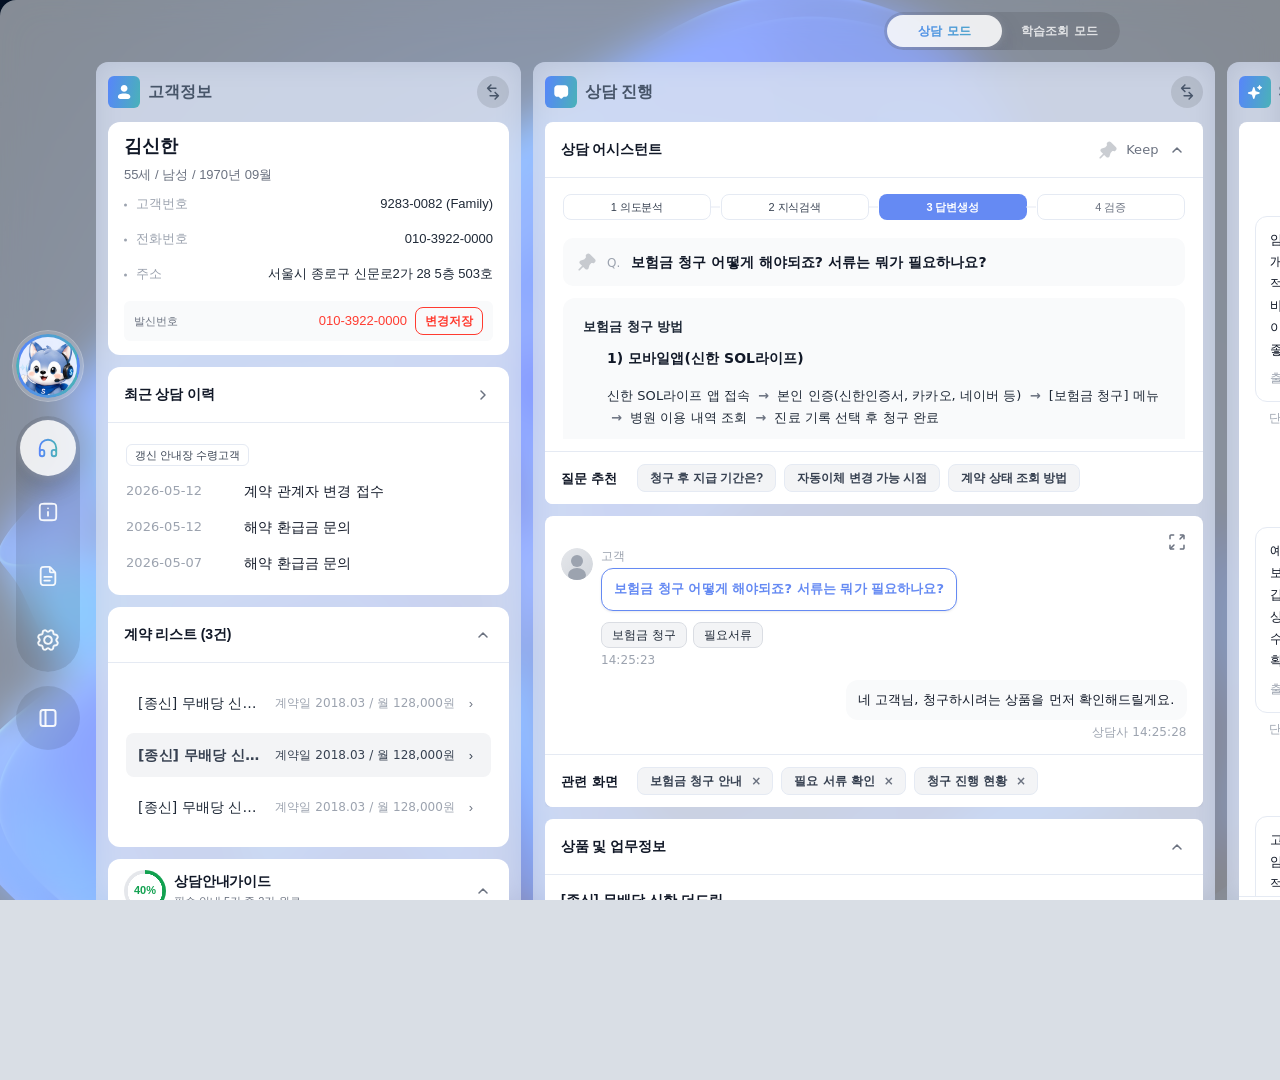
<file: crm-dashboard/src/pages/app.html>
<!doctype html>
<html lang="ko">
<head>
  <meta charset="utf-8" />
  <meta name="viewport" content="width=device-width, initial-scale=1" />
  <title>신한라이프 AI 상담지원</title>
  <link rel="stylesheet" href="../styles/design-system/index.css">
  <style>
    /* ============================================================
       AppShell 토큰 (LNB / Header 디자인은 1·2·3 페이지와 동일)
       ============================================================ */
    :root {
      --app-expanded-w: 1920px;
      --app-compact-w: 1360px;
      --app-h: 1080px;
      --app-stage-h: var(--app-h);
      --page1-collapse-reduction: 0px;
      --app-current-w: calc(var(--app-expanded-w) - var(--page1-collapse-reduction));
      --app-stage-w: var(--app-current-w);
      /* 로컬 변수 복제 제거: 시맨틱 토큰을 그대로 사용 */
      --header-h: var(--layout-header-h);
      --lnb-w: var(--layout-lnb-w);
      --footer-h: var(--layout-footer-h, 40px);
      --shell-pad-x: var(--layout-header-pad-x);
      --shell-gap: var(--layout-header-gap);
      --lnb-pad-top: var(--layout-lnb-pad-top);
      --lnb-pad-bottom: var(--layout-lnb-pad-bottom);
      --lnb-brand-size: var(--layout-lnb-brand-size);
      --lnb-brand-gap: var(--layout-lnb-brand-gap);
      --lnb-nav-gap: var(--layout-lnb-nav-gap);
      --lnb-button-size: var(--layout-lnb-button-size);
      --lnb-visual-center-offset: 0px;
      --col-border: var(--color-border-default);
      --col-primary: var(--color-brand-primary);
      --desktop-bg-image: url("../assets/bg/01.jpg");
      --font-stack: Pretendard, "Pretendard Variable", -apple-system, BlinkMacSystemFont,
                    "Apple SD Gothic Neo", "Noto Sans KR", "Malgun Gothic", system-ui, sans-serif;
    }

    :root.is-shell-compact {
      --page1-collapse-reduction: calc(var(--app-expanded-w) - var(--app-compact-w));
    }

    *, *::before, *::after { box-sizing: border-box; }
    html, body {
      margin: 0; padding: 0;
      width: 100%;
      min-width: 100%;
      min-height: 100vh;
      overflow: auto;
      background-color: var(--layer-viewport-bg);
      background-image: var(--desktop-bg-image, none);
      background-position: center;
      background-repeat: no-repeat;
      background-size: 150% auto;
      background-attachment: fixed;
    }
    body {
      position: relative;
      display: grid;
      place-items: center;
      background: transparent;
      color: var(--color-text-strong);
      font-family: var(--font-stack);
      font-size: var(--type-body-fs);
      line-height: var(--lh-normal);
      -webkit-font-smoothing: antialiased;
      isolation: isolate;
    }

    /* 1. 브라우저 배경 이미지 레이어 (가장 뒤, 전체 viewport 기준) */
    .app-desktop-bg {
      position: fixed;
      inset: 0;
      width: 100vw;
      height: 100vh;
      z-index: 0;
      pointer-events: none;
      background-color: var(--layer-viewport-bg);
      background-image: var(--desktop-bg-image, none);
      background-position: center;
      background-repeat: no-repeat;
      background-size: 150% auto;
      border-radius: 0;
    }

    /* 2. 앱 배경 레이어 — 단일 화이트 glass (--layer-app-bg + 동일 blur/saturate 토큰).
       LNB·헤더는 투명으로 두고 이 면만 깔아 경계가 생기지 않게 함 */
    .app-stage {
      position: relative;
      z-index: 1;
      flex: 0 0 auto;
      width: var(--app-stage-w);
      height: var(--app-stage-h);
      overflow: hidden;
      border-radius: 16px;
      background: var(--layer-app-bg);
      backdrop-filter: blur(var(--glass-blur-app-shell)) saturate(var(--glass-saturate-app-shell));
      -webkit-backdrop-filter: blur(var(--glass-blur-app-shell)) saturate(var(--glass-saturate-app-shell));
      box-shadow: none;
      transition: width 240ms cubic-bezier(0.22, 1, 0.36, 1);
    }
    .bg-switcher {
      position: fixed;
      right: 24px;
      bottom: 24px;
      z-index: 2;
      display: inline-flex;
      align-items: center;
      gap: 6px;
      padding: 4px;
      border: 1px solid rgba(255, 255, 255, 0.18);
      border-radius: var(--radius-pill);
      background: rgba(15, 23, 42, 0.28);
      backdrop-filter: blur(var(--glass-blur-bg-switcher)) saturate(var(--glass-saturate-chrome));
      -webkit-backdrop-filter: blur(var(--glass-blur-bg-switcher)) saturate(var(--glass-saturate-chrome));
      box-shadow: 0 8px 24px rgba(15, 23, 42, 0.16);
    }
    .bg-switcher.is-hidden {
      display: none;
    }
    .bg-switcher__btn {
      display: inline-flex;
      align-items: center;
      justify-content: center;
      width: 30px;
      height: 30px;
      border-radius: var(--radius-pill);
      color: rgba(255, 255, 255, 0.88);
      transition: background-color var(--motion-fast), color var(--motion-fast);
    }
    .bg-switcher__btn:hover {
      background: rgba(255, 255, 255, 0.16);
      color: #fff;
    }
    .bg-switcher__btn:focus-visible {
      outline: 2px solid rgba(255, 255, 255, 0.72);
      outline-offset: 2px;
    }
    .bg-switcher__icon {
      display: block;
      width: 16px;
      height: 16px;
      stroke: currentColor;
      stroke-width: 2;
      stroke-linecap: round;
      stroke-linejoin: round;
      fill: none;
    }
    button { font: inherit; color: inherit; cursor: pointer; background: none; border: 0; padding: 0; }

    /* ============================================================
       Shell (LNB full-height / Right = Header + Main + Footer)
       ============================================================ */
    .shell {
      display: grid;
      grid-template-columns: var(--lnb-w) minmax(0, 1fr);
      grid-template-rows: var(--header-h) minmax(0, 1fr);
      flex: 0 0 auto;
      width: 100%;
      height: 100%;
      max-height: 100%;
      overflow: hidden;
      background: transparent;
      box-shadow: none;
      transition: width 240ms cubic-bezier(0.22, 1, 0.36, 1);
    }
    /* 상단 헤더: row 안의 top inset은 투명하게 두고, box는 실제 header content만 감싼다 */
    .shell__header {
      grid-column: 2;
      grid-row: 1;
      min-width: 0;
      height: var(--header-h);
      padding: 12px var(--layout-card-gap) 12px 0;
      box-sizing: border-box;
      background: transparent;
      backdrop-filter: none;
      -webkit-backdrop-filter: none;
      border: 0;
      outline: none;
      box-shadow: none;
    }
    .shell__body {
      display: contents;
    }
    .shell__lnb {
      grid-column: 1;
      grid-row: 1 / -1;
      width: var(--lnb-w);
      height: 100%;
      min-height: 0;
      border: 0;
      outline: none;
      box-shadow: none;
    }
    /* MainArea = MainContent(iframe), 푸터 없음 */
    .shell__main-area {
      grid-column: 2;
      grid-row: 2;
      flex: 1 1 auto;
      min-width: 0; min-height: 0;
      height: 100%;
      display: flex; flex-direction: column;
      overflow: hidden;
      background: transparent;
    }
    .shell__main-content {
      flex: 1 1 auto;
      min-width: 0; min-height: 0;
      display: flex;
      overflow: hidden;
    }
    .shell__main-content iframe {
      flex: 0 0 calc(var(--app-expanded-w) - var(--lnb-w));
      width: calc(var(--app-expanded-w) - var(--lnb-w)); height: 100%;
      border: 0; margin: 0; padding: 0;
      display: block;
      background: transparent;
    }

    /* ============================================================
       Footer (statusbar) — AppShell 공통, activePage 무관 static
       ============================================================ */
    .statusbar {
      flex-shrink: 0;
      display: flex; align-items: center; justify-content: space-between;
      flex-wrap: nowrap;
      gap: var(--space-md);
      height: var(--footer-h);
      min-height: var(--footer-h);
      padding: var(--space-sm) var(--space-xl);
      background: #DADFE4;
      color: #475569;
      font-size: var(--type-small-fs);
      font-weight: var(--fw-semibold);
      line-height: var(--lh-tight);
      font-variant-numeric: tabular-nums;
      overflow: hidden;
    }
    .statusbar__cluster {
      min-width: 0;
      display: flex; align-items: center; flex-wrap: nowrap; gap: var(--space-md);
      overflow: hidden;
    }
    .statusbar__item {
      display: inline-flex; align-items: center; gap: 4px;
    }
    .statusbar__item strong { color: #475569; font-weight: var(--fw-semibold); }
    .status-dot {
      width: 8px; height: 8px; border-radius: var(--radius-pill);
      background: var(--color-status-success);
      flex-shrink: 0;
    }
    .statusbar__keys {
      margin-left: auto;
      flex-shrink: 0;
      font-size: var(--type-small-fs); font-weight: var(--fw-medium);
      letter-spacing: 0.02em;
      color: #475569;
    }

    /* ============================================================
       Header (원본 SB 스타일 복원 — 모드 토글 중앙 / static UI)
       - .topbar: 3-구역 (modes 중앙, actions 우측)
       - 토글은 클릭 불가(static), 활성값은 "상담 모드 (통화 중)" 고정
       ============================================================ */
    .topbar {
      height: 38px;
      min-height: 38px;
      display: flex;
      align-items: center;
      justify-content: space-between;
      gap: var(--shell-gap);
      padding: 0 var(--layout-card-gap);
      /* 외곽 glass: .ds-outer-panel-glass */
      background: transparent;
      backdrop-filter: none;
      -webkit-backdrop-filter: none;
      border: 0;
      border-radius: var(--radius-outer);
      box-shadow: none;
      position: relative;
    }

    /* 좌측 통화 상태 영역 */
    .topbar__left {
      flex-shrink: 0;
      display: flex;
      align-items: center;
      gap: var(--space-md);
    }

    /* 통화 상태 pill */
    .call-status-pill {
      display: flex;
      align-items: center;
      gap: var(--space-xs);
      height: 36px;
      min-height: 36px;
      padding: 0;
      border-radius: 999px;
      border: 0;
      background: transparent;
    }
    .call-status-pill__dot {
      width: 4px;
      height: 4px;
      border-radius: var(--radius-pill);
      background: rgba(255, 255, 255, 0.96);
      flex-shrink: 0;
      align-self: center;
    }
    .call-status-pill__text {
      font-size: var(--type-small-fs);
      font-weight: var(--fw-bold);
      line-height: 1;
      color: rgba(255, 255, 255, 0.96);
      white-space: nowrap;
    }
    .call-status-pill__time {
      font-size: 10px;
      font-weight: var(--fw-medium);
      line-height: 1;
      color: rgba(255, 255, 255, 0.78);
      white-space: nowrap;
    }
    :root.is-page1-two-panels-collapsed .call-status-pill__time {
      display: none;
    }

    /* 중앙 모드 토글 영역 */
    .topbar__modes {
      position: absolute;
      left: 50%;
      top: 50%;
      transform: translate(-50%, -50%);
      z-index: 1;
      flex: 0 0 auto;
      display: flex;
      align-items: center;
      justify-content: center;
      min-width: 0;
      pointer-events: none;
    }
    .mode-segmented {
      --mode-tab-w: 115px;
      --mode-tab-h: 32px;
      display: inline-grid;
      grid-template-columns: repeat(2, var(--mode-tab-w));
      align-items: center;
      column-gap: 0;
      padding: 3px;
      background: transparent;
      backdrop-filter: none;
      -webkit-backdrop-filter: none;
      border: none;
      border-radius: 999px;
      box-sizing: border-box;
      box-shadow: none;
      position: relative;
      overflow: hidden;
      pointer-events: none; /* static UI — 클릭 비활성 */
    }
    .mode-segmented::after {
      content: "";
      position: absolute;
      inset: 0;
      border-radius: inherit;
      background: rgba(0, 0, 0, 0.10);
      box-shadow: none;
      pointer-events: none;
      z-index: 0;
    }
    .mode-segmented::before {
      content: "";
      position: absolute;
      left: 3px;
      top: 3px;
      width: var(--mode-tab-w);
      height: var(--mode-tab-h);
      border-radius: 999px;
      background: rgba(255, 255, 255, 0.86);
      box-shadow: 0 10px 24px rgba(20, 30, 50, 0.18), 0 2px 8px rgba(255, 255, 255, 0.22);
      transform: translateX(0);
      transition:
        transform 220ms cubic-bezier(0.22, 1, 0.36, 1),
        width 220ms cubic-bezier(0.22, 1, 0.36, 1);
      pointer-events: none;
      z-index: 1;
    }
    .mode-segmented:has(.mode-segmented__btn:nth-child(2).is-active)::before {
      width: var(--mode-tab-w);
      transform: translateX(var(--mode-tab-w));
    }
    .mode-segmented__btn {
      display: inline-flex;
      align-items: center;
      justify-content: center;
      width: 100%;
      min-width: 0;
      height: var(--mode-tab-h);
      padding: 0 var(--space-md);
      border: none;
      border-radius: var(--radius-pill);
      font-family: inherit;
      font-size: var(--type-small-fs);
      font-weight: var(--fw-semibold);
      line-height: 1;
      letter-spacing: 0.02em;
      color: rgba(255, 255, 255, 0.78);
      opacity: 1;
      background: transparent;
      box-sizing: border-box;
      white-space: nowrap;
      cursor: default;
      position: relative;
      z-index: 2;
      -webkit-tap-highlight-color: transparent;
      transition: opacity 120ms, color 160ms;
    }
    .mode-segmented__btn.is-active {
      background: transparent;
      background-image: linear-gradient(100deg, rgba(65, 208, 140, 0) 0%, rgba(65, 208, 140, 0.6) 100%), linear-gradient(#5785FB, #5785FB);
      background-clip: text;
      -webkit-background-clip: text;
      color: transparent;
      -webkit-text-fill-color: transparent;
      opacity: 1;
      font-weight: var(--fw-bold);
    }
    .mode-segmented__btn:not(.is-active):hover {
      color: rgba(255, 255, 255, 0.92);
    }
    :root.is-page1-panel-collapsed .topbar {
      padding-left: 0;
    }
    :root.is-page1-panel-collapsed .topbar__modes {
      left: 0;
      transform: translateY(-50%);
      justify-content: flex-start;
    }

    /* 우측 사용자 영역 */
    .topbar__actions {
      --topbar-action-h: 38px;
      display: flex;
      align-items: center;
      gap: 14px;
      flex-shrink: 0;
      min-width: 0;
      height: var(--topbar-action-h);
      margin-left: auto;
      position: relative;
      z-index: 2;
    }
    .topbar__icon-btn,
    .topbar__avatar {
      box-sizing: border-box;
      display: inline-flex;
      align-items: center;
      justify-content: center;
      flex-shrink: 0;
      width: var(--topbar-action-h);
      height: var(--topbar-action-h);
      min-width: var(--topbar-action-h);
      min-height: var(--topbar-action-h);
      border: 0;
      border-radius: var(--radius-pill);
      background: rgba(255, 255, 255, 0.38);
      color: rgba(255, 255, 255, 0.90);
      transition:
        background var(--motion-fast),
        border-color var(--motion-fast),
        color var(--motion-fast);
    }
    .topbar__icon-btn {
      cursor: pointer;
      text-decoration: none;
      border-radius: var(--radius-pill);
    }
    .topbar__icon-btn:hover,
    .topbar__avatar:hover {
      background: rgba(255, 255, 255, 0.48);
      color: rgba(255, 255, 255, 0.96);
    }
    .topbar__icon-btn:focus-visible {
      outline: 2px solid var(--c-neutral-400);
      outline-offset: 2px;
    }
    .topbar__user-group {
      box-sizing: border-box;
      display: inline-flex;
      align-items: center;
      gap: 8px;
      height: var(--topbar-action-h);
      padding: 4px 12px 4px 4px;
      border: 0;
      border-radius: var(--radius-pill);
      background: rgba(0, 0, 0, 0.10);
      color: rgba(255, 255, 255, 0.94);
      flex-shrink: 0;
    }
    .topbar__user-group .topbar__avatar {
      width: 30px;
      height: 30px;
      min-width: 30px;
      min-height: 30px;
      border: 0;
      border-radius: var(--radius-pill);
      background: rgba(255, 255, 255, 0.94);
      color: rgba(71, 85, 105, 0.78);
    }
    .topbar__user-group .topbar__avatar:hover {
      background: rgba(255, 255, 255, 0.94);
      border-color: transparent;
      color: inherit;
    }
    .topbar__user-group:hover {
      background: rgba(0, 0, 0, 0.14);
      color: rgba(255, 255, 255, 0.98);
    }
    .topbar__user-group .topbar__user-name {
      margin-left: 0;
    }
    .topbar__icon {
      width: 26px;
      height: 26px;
      display: block;
    }
    .topbar__icon circle,
    .topbar__icon path {
      stroke-width: 1.8;
    }
    .topbar__user-name {
      margin-left: 2px;
      font-size: var(--type-body-fs);
      font-weight: var(--fw-bold);
      line-height: var(--lh-tight);
      color: rgba(255, 255, 255, 0.96);
      white-space: nowrap;
    }
    .topbar__user-role {
      font-size: var(--type-caption-fs);
      font-weight: var(--fw-medium);
      line-height: var(--lh-tight);
      color: rgba(255, 255, 255, 0.72);
      white-space: nowrap;
    }
    .topbar__icon-group {
      display: inline-flex;
      align-items: center;
      gap: 8px;
      flex-shrink: 0;
    }

    /* ============================================================
       LNB (placeholder 단순화 — 4개 메뉴, responsive width)
       ============================================================ */
    /* LNB: app-stage 단일 면에 포함(우측 경계선·독립 유리판 느낌 제거) */
    .lnb {
      width: 100%; height: 100%;
      background: transparent;
      backdrop-filter: none;
      -webkit-backdrop-filter: none;
      padding: var(--lnb-pad-top) 0 var(--lnb-pad-bottom);
      display: flex; flex-direction: column; align-items: center; justify-content: center; gap: 14px;
      border: 0;
      box-shadow: none;
    }
    .lnb__brand {
      flex-shrink: 0;
      width: var(--lnb-brand-size);
      height: var(--lnb-brand-size);
      margin: 0;
      display: inline-flex;
      align-items: center;
      justify-content: center;
      position: relative;
      box-sizing: border-box;
      padding: 6px;
      border: 0;
      border-radius: var(--radius-circle);
      background: rgb(255 255 255 / 18%);
      box-shadow: none;
      overflow: hidden;
      transform: translateX(var(--lnb-visual-center-offset));
    }
    .lnb__brand::before,
    .lnb__brand::after {
      content: "";
      position: absolute;
      border-radius: inherit;
      pointer-events: none;
      z-index: 2;
    }
    .lnb__brand::before {
      inset: 0;
      border: 1px solid rgb(255 255 255 / 20%);
    }
    .lnb__brand::after {
      inset: 4px;
      border: 3px solid transparent;
      background: linear-gradient(100deg, rgba(65, 208, 140, 0) 0%, rgba(65, 208, 140, 0.6) 100%), #5785FB;
      -webkit-mask: linear-gradient(#fff 0 0) padding-box, linear-gradient(#fff 0 0);
      -webkit-mask-composite: xor;
      mask-composite: exclude;
    }
    .lnb__brand-img {
      display: block;
      width: 100%;
      height: 100%;
      position: relative;
      z-index: 1;
      border-radius: inherit;
      object-fit: cover;
    }
    /* 중앙 메뉴: 단일 세로형 glass tab group */
    .lnb__nav {
      flex: 0 0 auto;
      min-height: 0;
      width: 100%;
      display: flex;
      align-items: center;
      justify-content: center;
    }
    .lnb__tab-group {
      box-sizing: border-box;
      width: var(--lnb-button-size);
      padding: 0;
      display: inline-flex;
      flex-direction: column;
      align-items: center;
      gap: 0;
      background: transparent;
      backdrop-filter: none;
      -webkit-backdrop-filter: none;
      border: 0;
      border-radius: 999px;
      box-shadow: none;
      transform: translateX(var(--lnb-visual-center-offset));
      position: relative;
      overflow: hidden;
    }
    .lnb__tab-group::after {
      content: "";
      position: absolute;
      inset: 0;
      border-radius: inherit;
      background: rgba(0, 0, 0, 0.10);
      box-shadow: none;
      pointer-events: none;
      z-index: 0;
    }
    .lnb__tab-group::before {
      content: "";
      position: absolute;
      left: 4px;
      top: 4px;
      width: 56px;
      height: 56px;
      border-radius: 999px;
      background: rgba(255, 255, 255, 0.86);
      box-shadow: 0 10px 24px rgba(20, 30, 50, 0.18), 0 2px 8px rgba(255, 255, 255, 0.22);
      transform: translateY(0);
      transition: transform 220ms cubic-bezier(0.22, 1, 0.36, 1);
      pointer-events: none;
      z-index: 1;
    }
    .lnb__tab-group[data-active-index="1"]::before {
      transform: translateY(var(--lnb-button-size));
    }
    .lnb__tab-group[data-active-index="2"]::before {
      transform: translateY(calc(var(--lnb-button-size) + var(--lnb-button-size)));
    }
    .lnb__tab-group[data-active-index="3"]::before {
      transform: translateY(calc(var(--lnb-button-size) * 3));
    }
    .lnb__btn {
      box-sizing: border-box;
      width: var(--lnb-button-size);
      height: var(--lnb-button-size);
      min-width: var(--lnb-button-size);
      min-height: var(--lnb-button-size);
      padding: 0;
      border-radius: var(--radius-pill);
      background: transparent;
      color: rgba(255, 255, 255, 0.92);
      opacity: 1;
      display: inline-flex;
      align-items: center;
      justify-content: center;
      flex: 0 0 var(--lnb-button-size);
      position: relative;
      z-index: 2;
      line-height: 0;
      transition: opacity 120ms, color 160ms;
    }
    .lnb__btn:hover {
      background: transparent;
      color: rgba(255, 255, 255, 0.98);
      opacity: 1;
    }
    .lnb__btn.is-active {
      background: transparent;
      color: var(--color-text-strong);
      opacity: 1;
      box-shadow: none;
    }
    .lnb__btn:disabled,
    .lnb__btn[aria-disabled="true"] {
      cursor: default;
      pointer-events: none;
    }
    .lnb__icon {
      display: block;
      width: 26px;
      height: 26px;
      flex: 0 0 26px;
      color: currentColor;
      stroke: currentColor;
      stroke-width: 1.8;
      stroke-linecap: round;
      stroke-linejoin: round;
      fill: none;
    }
    .lnb__icon--visual-balance {
      stroke-width: 2;
    }
    .lnb__tab-group .lnb__btn:nth-child(-n + 3) .lnb__icon {
      width: 22px;
      height: 22px;
      flex-basis: 22px;
    }
    .lnb__btn.is-active .lnb__icon,
    .lnb__btn.is-active .lnb__icon * {
      stroke: url(#lnb-active-icon-gradient);
    }
    .lnb-collapse-btn {
      box-sizing: border-box;
      display: inline-flex;
      align-items: center;
      justify-content: center;
      flex: 0 0 var(--lnb-button-size);
      width: var(--lnb-button-size);
      height: var(--lnb-button-size);
      min-width: var(--lnb-button-size);
      min-height: var(--lnb-button-size);
      margin: 0 auto;
      padding: 0;
      border: 0;
      border-radius: var(--radius-pill);
      background: rgba(0, 0, 0, 0.10);
      backdrop-filter: none;
      -webkit-backdrop-filter: none;
      color: rgba(255, 255, 255, 0.92);
      box-shadow: none;
      transform: translateX(var(--lnb-visual-center-offset));
      transition: background 120ms, border-color 120ms, color 120ms;
    }
    .lnb-collapse-btn:hover {
      background: rgba(0, 0, 0, 0.14);
      color: rgba(255, 255, 255, 0.96);
    }
    .lnb-collapse-btn:focus-visible {
      outline: 2px solid var(--c-neutral-400);
      outline-offset: 2px;
    }
    .lnb-collapse-btn__icon {
      display: block;
      width: 24px;
      height: 24px;
      flex-shrink: 0;
      color: currentColor;
      pointer-events: none;
    }
    .lnb-collapse-btn__icon rect,
    .lnb-collapse-btn__icon path {
      stroke: currentColor;
    }
  </style>
</head>
<body>
  <svg width="0" height="0" aria-hidden="true" focusable="false" style="position:absolute; overflow:hidden;">
    <defs>
      <linearGradient id="lnb-active-icon-gradient" x1="2" y1="12" x2="22" y2="12" gradientUnits="userSpaceOnUse">
        <stop offset="0%" stop-color="#5785FB"/>
        <stop offset="100%" stop-color="#4AB2B8"/>
      </linearGradient>
    </defs>
  </svg>
  <div class="app-desktop-bg" aria-hidden="true"></div>
  <div class="app-stage">
  <div class="shell">

    <!-- ========== Header (공통, 고정) ========== -->
    <header class="shell__header" aria-label="상단 헤더">
      <div class="topbar ds-outer-panel-glass">
        <!-- 좌측 통화 상태 -->
        <div class="topbar__left">
        </div>

        <!-- 중앙 모드 토글 (static UI — 클릭 불가, 활성값 "상담 모드" 고정) -->
        <div class="topbar__modes">
          <div class="mode-segmented" role="group" aria-label="화면 모드 (고정)">
            <button type="button" class="mode-segmented__btn is-active" aria-pressed="true" tabindex="-1">상담 모드</button>
            <button type="button" class="mode-segmented__btn" aria-pressed="false" tabindex="-1">학습조회 모드</button>
          </div>
        </div>

        <!-- 우측 사용자 영역 -->
        <div class="topbar__actions" aria-label="상담사 김신한">
          <div class="call-status-pill">
            <span class="call-status-pill__dot" aria-hidden="true"></span>
            <span class="call-status-pill__text">통화중</span>
            <span class="call-status-pill__time">00:00:00 (00:01:24)</span>
          </div>
          <span class="topbar__user-group" aria-label="상담사 김신한">
            <span class="topbar__avatar" role="img" aria-label="프로필">
              <svg class="topbar__icon" viewBox="0 0 24 24" fill="none" aria-hidden="true">
                <circle cx="12" cy="9" r="3.1" stroke="currentColor" stroke-width="1.7"/>
                <path d="M6.75 18.25c.78-2.32 2.67-3.5 5.25-3.5s4.47 1.18 5.25 3.5" stroke="currentColor" stroke-width="1.7" stroke-linecap="round"/>
              </svg>
            </span>
            <span class="topbar__user-name">김신한</span>
            <span class="topbar__user-role">상담사</span>
          </span>
          <span class="topbar__icon-group" aria-label="헤더 빠른 메뉴">
            <a href="screen-captures.html" target="_blank" rel="noopener" class="topbar__icon-btn" aria-label="화면 캡처 갤러리" title="화면 캡처 갤러리">
              <svg class="topbar__icon" viewBox="0 0 24 24" fill="none" aria-hidden="true">
                <circle cx="12" cy="12" r="8.25" stroke="currentColor" stroke-width="1.7"/>
                <path d="M9.75 9.25A2.35 2.35 0 0 1 12.1 7c1.32 0 2.4.86 2.4 2.14 0 1.05-.57 1.62-1.45 2.22-.67.46-1.05.84-1.05 1.64v.35" stroke="currentColor" stroke-width="1.7" stroke-linecap="round" stroke-linejoin="round"/>
                <path d="M12 16.5h.01" stroke="currentColor" stroke-width="2.2" stroke-linecap="round"/>
              </svg>
            </a>
            <button type="button" class="topbar__icon-btn" aria-label="알림">
              <svg class="topbar__icon" viewBox="0 0 24 24" fill="none" aria-hidden="true">
                <path d="M7.75 10.45a4.25 4.25 0 0 1 8.5 0v2.52c0 .54.18 1.07.52 1.49l.65.81c.42.53.05 1.31-.62 1.31H7.2c-.67 0-1.04-.78-.62-1.31l.65-.81c.34-.42.52-.95.52-1.49v-2.52Z" stroke="currentColor" stroke-width="1.7" stroke-linejoin="round"/>
                <path d="M10.1 18.25a2.1 2.1 0 0 0 3.8 0" stroke="currentColor" stroke-width="1.7" stroke-linecap="round"/>
              </svg>
            </button>
          </span>
        </div>
      </div>
    </header>

    <!-- ========== Body (LNB + Main) ========== -->
    <div class="shell__body">
      <aside class="shell__lnb" aria-label="주 메뉴">
        <nav class="lnb">
          <div class="lnb__brand" aria-label="신한라이프">
            <img class="lnb__brand-img" src="../assets/cha.jpg" alt="" aria-hidden="true">
          </div>
          <div class="lnb__nav">
            <div class="lnb__tab-group" role="tablist" aria-label="주 메뉴" data-active-index="0">
              <button type="button" class="lnb__btn is-active" data-page="1" aria-current="page" aria-label="상담">
                <svg class="lnb__icon lnb__icon--visual-balance" viewBox="0 0 24 24" aria-hidden="true">
                  <path d="M21 18V12C21 7.02944 16.9706 3 12 3C7.02944 3 3 7.02944 3 12V18M5.5 21C4.11929 21 3 19.8807 3 18.5V16.5C3 15.1193 4.11929 14 5.5 14C6.88071 14 8 15.1193 8 16.5V18.5C8 19.8807 6.88071 21 5.5 21ZM18.5 21C17.1193 21 16 19.8807 16 18.5V16.5C16 15.1193 17.1193 14 18.5 14C19.8807 14 21 15.1193 21 16.5V18.5C21 19.8807 19.8807 21 18.5 21Z"/>
                </svg>
              </button>
              <button type="button" class="lnb__btn" data-page="3" aria-label="인포메이션" title="인포메이션">
                <svg class="lnb__icon lnb__icon--visual-balance" viewBox="0 0 24 24" aria-hidden="true">
                  <path d="M12 16V12M12 8H12.01M7.8 21H16.2C17.8802 21 18.7202 21 19.362 20.673C19.9265 20.3854 20.3854 19.9265 20.673 19.362C21 18.7202 21 17.8802 21 16.2V7.8C21 6.11984 21 5.27976 20.673 4.63803C20.3854 4.07354 19.9265 3.6146 19.362 3.32698C18.7202 3 17.8802 3 16.2 3H7.8C6.11984 3 5.27976 3 4.63803 3.32698C4.07354 3.6146 3.6146 4.07354 3.32698 4.63803C3 5.27976 3 6.11984 3 7.8V16.2C3 17.8802 3 18.7202 3.32698 19.362C3.6146 19.9265 4.07354 20.3854 4.63803 20.673C5.27976 21 6.11984 21 7.8 21Z"/>
                </svg>
              </button>
              <button type="button" class="lnb__btn" data-page="2" aria-label="문서" title="문서" aria-disabled="true" disabled>
                <svg class="lnb__icon lnb__icon--visual-balance" viewBox="0 0 24 24" aria-hidden="true">
                  <path d="M14 2.26953V6.40007C14 6.96012 14 7.24015 14.109 7.45406C14.2049 7.64222 14.3578 7.7952 14.546 7.89108C14.7599 8.00007 15.0399 8.00007 15.6 8.00007H19.7305M14 17H8M16 13H8M20 9.98822V17.2C20 18.8802 20 19.7202 19.673 20.362C19.3854 20.9265 18.9265 21.3854 18.362 21.673C17.7202 22 16.8802 22 15.2 22H8.8C7.11984 22 6.27976 22 5.63803 21.673C5.07354 21.3854 4.6146 20.9265 4.32698 20.362C4 19.7202 4 18.8802 4 17.2V6.8C4 5.11984 4 4.27976 4.32698 3.63803C4.6146 3.07354 5.07354 2.6146 5.63803 2.32698C6.27976 2 7.11984 2 8.8 2H12.0118C12.7455 2 13.1124 2 13.4577 2.08289C13.7638 2.15638 14.0564 2.27759 14.3249 2.44208C14.6276 2.6276 14.887 2.88703 15.4059 3.40589L18.5941 6.59411C19.113 7.11297 19.3724 7.3724 19.5579 7.67515C19.7224 7.94356 19.8436 8.2362 19.9171 8.5423C20 8.88757 20 9.25445 20 9.98822Z"/>
                </svg>
              </button>
              <button type="button" class="lnb__btn" aria-label="설정" title="설정" aria-disabled="true" disabled>
                <svg class="lnb__icon" viewBox="0 0 24 24" aria-hidden="true">
                  <path d="M17.4127 6.59414L17.4059 6.58733C17.1938 6.37522 17.0449 6.10862 17.0031 5.81186L16.8095 4.45358C16.7453 4.00795 16.4563 3.62849 16.0486 3.43487C15.7694 3.30352 15.4843 3.18481 15.1933 3.0807C14.7691 2.92892 14.2963 2.99216 13.9353 3.26265L12.8358 4.08676C12.5965 4.26677 12.3046 4.35044 12.0059 4.35044H11.9942C11.6955 4.35044 11.4026 4.26677 11.1642 4.08676L10.0648 3.26265C9.70379 2.99216 9.23189 2.92892 8.8067 3.0807C8.51578 3.18481 8.23069 3.30254 7.95145 3.43487C7.54377 3.62752 7.25382 4.00698 7.19058 4.45358L6.99598 5.81283C6.95317 6.10959 6.80527 6.37522 6.59414 6.58733C6.59219 6.58927 6.58927 6.59122 6.58733 6.59414C6.37522 6.80625 6.10862 6.95414 5.81186 6.99695L4.45358 7.19058C4.00698 7.25382 3.62849 7.54279 3.43487 7.95047C3.30254 8.22972 3.18481 8.51578 3.0807 8.80572C2.92892 9.23092 2.99216 9.70379 3.26265 10.0648L4.09163 11.1701C4.26385 11.3987 4.35433 11.678 4.35531 11.964C4.35531 11.9854 4.35531 12.0068 4.35628 12.0282C4.35823 12.3172 4.26579 12.5974 4.0926 12.829L3.26265 13.9353C2.99216 14.2953 2.92892 14.7682 3.0807 15.1924C3.18481 15.4833 3.30254 15.7694 3.43487 16.0486C3.62752 16.4563 4.00698 16.7453 4.45358 16.8095L5.81283 17.0041C6.10959 17.0459 6.37522 17.1938 6.58733 17.4059C6.58927 17.4079 6.59122 17.4108 6.59414 17.4127C6.80527 17.6239 6.95317 17.8904 6.99598 18.1872L7.19058 19.5465C7.25382 19.9921 7.54279 20.3716 7.95047 20.5642C8.22972 20.6965 8.51578 20.8152 8.80572 20.9193C9.23092 21.0711 9.70379 21.0079 10.0648 20.7364L11.1633 19.9133C11.4026 19.7333 11.6955 19.6496 11.9952 19.6506H12.0049C12.3046 19.6496 12.5974 19.7333 12.8368 19.9133L13.9343 20.7364C14.2953 21.0069 14.7682 21.0711 15.1924 20.9193C15.4833 20.8152 15.7694 20.6965 16.0486 20.5652C16.4563 20.3716 16.7453 19.9931 16.8095 19.5465L17.005 18.1785C17.0459 17.8953 17.1782 17.6336 17.3806 17.4302C17.3952 17.4147 17.4098 17.4001 17.4244 17.3855C17.6277 17.1792 17.8914 17.0459 18.1775 17.005L19.5465 16.8095C19.9921 16.7453 20.3716 16.4563 20.5642 16.0486C20.6965 15.7703 20.8152 15.4843 20.9193 15.1933C21.0711 14.7691 21.0079 14.2963 20.7364 13.9353L19.9074 12.829C19.7362 12.6004 19.6447 12.3221 19.6438 12.036C19.6438 12.0146 19.6438 11.9932 19.6428 11.9728C19.6408 11.6828 19.7333 11.4016 19.9074 11.1701L20.7364 10.0648C21.0069 9.70379 21.0711 9.23189 20.9193 8.8067C20.8152 8.51578 20.6965 8.23069 20.5652 7.95145C20.3716 7.54377 19.9931 7.25382 19.5465 7.19058L18.1862 6.99598C17.8905 6.95317 17.6239 6.80625 17.4127 6.59414Z"/>
                  <path d="M15.5104 11.4385C15.8773 13.8398 13.8398 15.8782 11.4385 15.5104C9.94208 15.2818 8.71904 14.0588 8.49039 12.5623C8.1226 10.161 10.161 8.1226 12.5623 8.49039C14.0578 8.72001 15.2808 9.94305 15.5104 11.4385Z"/>
                </svg>
              </button>
            </div>
          </div>
          <button
            type="button"
            class="lnb-collapse-btn"
            id="lnb-collapse-btn"
            aria-expanded="true"
            aria-label="LNB 접기"
            title="LNB 접기"
          ><svg class="lnb-collapse-btn__icon" viewBox="0 0 24 24" fill="none" aria-hidden="true"><rect x="4.5" y="4" width="15" height="16" rx="2.5" stroke-width="2"/><path d="M9.5 4v16" stroke-width="2" stroke-linecap="round"/></svg></button>
        </nav>
      </aside>

      <!-- MainArea = MainContent(iframe, activePage에 따라 교체) -->
      <section class="shell__main-area" aria-label="페이지 영역">
        <div class="shell__main-content" role="region" aria-label="페이지 콘텐츠">
          <iframe
            id="page-frame"
            src="index.html"
            title="현재 페이지"
            loading="eager"
          ></iframe>
        </div>
      </section>
    </div>
  </div>
  </div>

  <div class="bg-switcher" id="bg-switcher" aria-label="배경 이미지 선택">
    <button type="button" class="bg-switcher__btn" id="bg-prev" aria-label="이전 배경 이미지">
      <svg class="bg-switcher__icon" viewBox="0 0 24 24" aria-hidden="true">
        <path d="M15 18l-6-6 6-6" />
      </svg>
    </button>
    <button type="button" class="bg-switcher__btn" id="bg-next" aria-label="다음 배경 이미지">
      <svg class="bg-switcher__icon" viewBox="0 0 24 24" aria-hidden="true">
        <path d="M9 6l6 6-6 6" />
      </svg>
    </button>
  </div>

  <script>
    /**
     * AppShell 상태:
     *  - activePage 는 AppShell 만 소유
     *  - LNB 클릭만 setActivePage 를 호출
     *  - Header 는 activePage 를 받지 않음 (재렌더 없음)
     *  - MainContent(iframe) src 만 교체
     *  - URL hash (#page=2) 또는 query (?page=2) 로 초기 페이지 지정 가능
     */
    (function () {
      var PAGES = {
        '1': 'index.html',
        '2': 'document-generator.html',
        '3': 'inspection-review.html',
        '4': 'style-guide.html'
      };
      var frame = document.getElementById('page-frame');
      var buttons = document.querySelectorAll('.lnb__btn[data-page]');
      var lnbTabGroup = document.querySelector('.lnb__tab-group');
      var lnbCollapseBtn = document.getElementById('lnb-collapse-btn');
      var backgroundImages = [
        '../assets/bg/01.jpg'
      ];
      var bgIndex = 0;
      var bgSwitcher = document.getElementById('bg-switcher');
      var bgPrevBtn = document.getElementById('bg-prev');
      var bgNextBtn = document.getElementById('bg-next');

      function applyBackground(index) {
        if (!backgroundImages.length) return;
        bgIndex = (index + backgroundImages.length) % backgroundImages.length;
        document.documentElement.style.setProperty(
          '--desktop-bg-image',
          'url("' + backgroundImages[bgIndex] + '")'
        );
      }

      function readInitialPage() {
        var m = (location.hash || '').match(/page=(\d)/);
        if (m && PAGES[m[1]]) return m[1];
        m = (location.search || '').match(/page=(\d)/);
        if (m && PAGES[m[1]]) return m[1];
        return '1';
      }

      var activePage = readInitialPage();
      applyBackground(0);

      function applyActive(page, opts) {
        opts = opts || {};
        activePage = page;
        document.documentElement.classList.remove('is-shell-compact');
        document.documentElement.classList.remove('is-page1-panel-collapsed');
        document.documentElement.classList.remove('is-page1-two-panels-collapsed');
        document.documentElement.style.setProperty('--page1-collapse-reduction', '0px');
        var activeIndex = 0;
        buttons.forEach(function (btn, index) {
          var on = btn.dataset.page === page;
          btn.classList.toggle('is-active', on);
          if (on) activeIndex = index;
          if (on) btn.setAttribute('aria-current', 'page');
          else btn.removeAttribute('aria-current');
        });
        if (lnbTabGroup) lnbTabGroup.dataset.activeIndex = String(activeIndex);
        if (opts.swapFrame !== false) frame.src = PAGES[page];
        if (opts.updateHash !== false) {
          try { history.replaceState(null, '', '#page=' + page); } catch (_) {}
        }
      }

      // 초기 페이지: src 가 다르면 교체, 같으면 그대로 둔다
      applyActive(activePage, { swapFrame: frame.getAttribute('src') !== PAGES[activePage] });

      function setActive(page) {
        if (!PAGES[page] || page === activePage) return;
        var targetBtn = document.querySelector('.lnb__btn[data-page="' + page + '"]');
        if (targetBtn && (targetBtn.disabled || targetBtn.getAttribute('aria-disabled') === 'true')) return;
        applyActive(page);
      }

      buttons.forEach(function (btn) {
        btn.addEventListener('click', function () {
          if (btn.disabled || btn.getAttribute('aria-disabled') === 'true') return;
          setActive(btn.dataset.page);
        });
      });

      if (bgSwitcher && backgroundImages.length <= 1) {
        bgSwitcher.classList.add('is-hidden');
      }
      if (bgPrevBtn) {
        bgPrevBtn.addEventListener('click', function () {
          applyBackground(bgIndex - 1);
        });
      }
      if (bgNextBtn) {
        bgNextBtn.addEventListener('click', function () {
          applyBackground(bgIndex + 1);
        });
      }

      if (lnbCollapseBtn) {
        lnbCollapseBtn.addEventListener('click', function () {
          var collapsed = !document.documentElement.classList.contains('is-lnb-collapsed');
          document.documentElement.classList.toggle('is-lnb-collapsed', collapsed);
          lnbCollapseBtn.setAttribute('aria-expanded', collapsed ? 'false' : 'true');
          lnbCollapseBtn.setAttribute('aria-label', collapsed ? 'LNB 펼치기' : 'LNB 접기');
          lnbCollapseBtn.setAttribute('title', collapsed ? 'LNB 펼치기' : 'LNB 접기');
        });
      }

      // 뒤로/앞으로 또는 외부 hash 변경 시 동기화
      window.addEventListener('hashchange', function () {
        var p = readInitialPage();
        if (p !== activePage) applyActive(p, { updateHash: false });
      });

      window.addEventListener('message', function (event) {
        var data = event && event.data;
        if (!data) return;
        if (data.type === 'crm:page1-collapse-state') {
          var reduction = Number(data.widthReduction || 0);
          if (!isFinite(reduction) || reduction < 0) reduction = 0;
          document.documentElement.classList.remove('is-shell-compact');
          document.documentElement.classList.toggle('is-page1-panel-collapsed', Number(data.collapsedCount || 0) >= 1);
          document.documentElement.classList.toggle('is-page1-two-panels-collapsed', Number(data.collapsedCount || 0) >= 2);
          document.documentElement.style.setProperty('--page1-collapse-reduction', reduction.toFixed(1) + 'px');
          return;
        }
        if (data.type === 'crm:page1-info-panel') {
          document.documentElement.classList.remove('is-shell-compact');
          document.documentElement.classList.toggle('is-page1-panel-collapsed', data.expanded === false);
          document.documentElement.classList.remove('is-page1-two-panels-collapsed');
          document.documentElement.style.setProperty('--page1-collapse-reduction', data.expanded === false ? '369px' : '0px');
        }
      });
    })();
  </script>
</body>
</html>
</file>
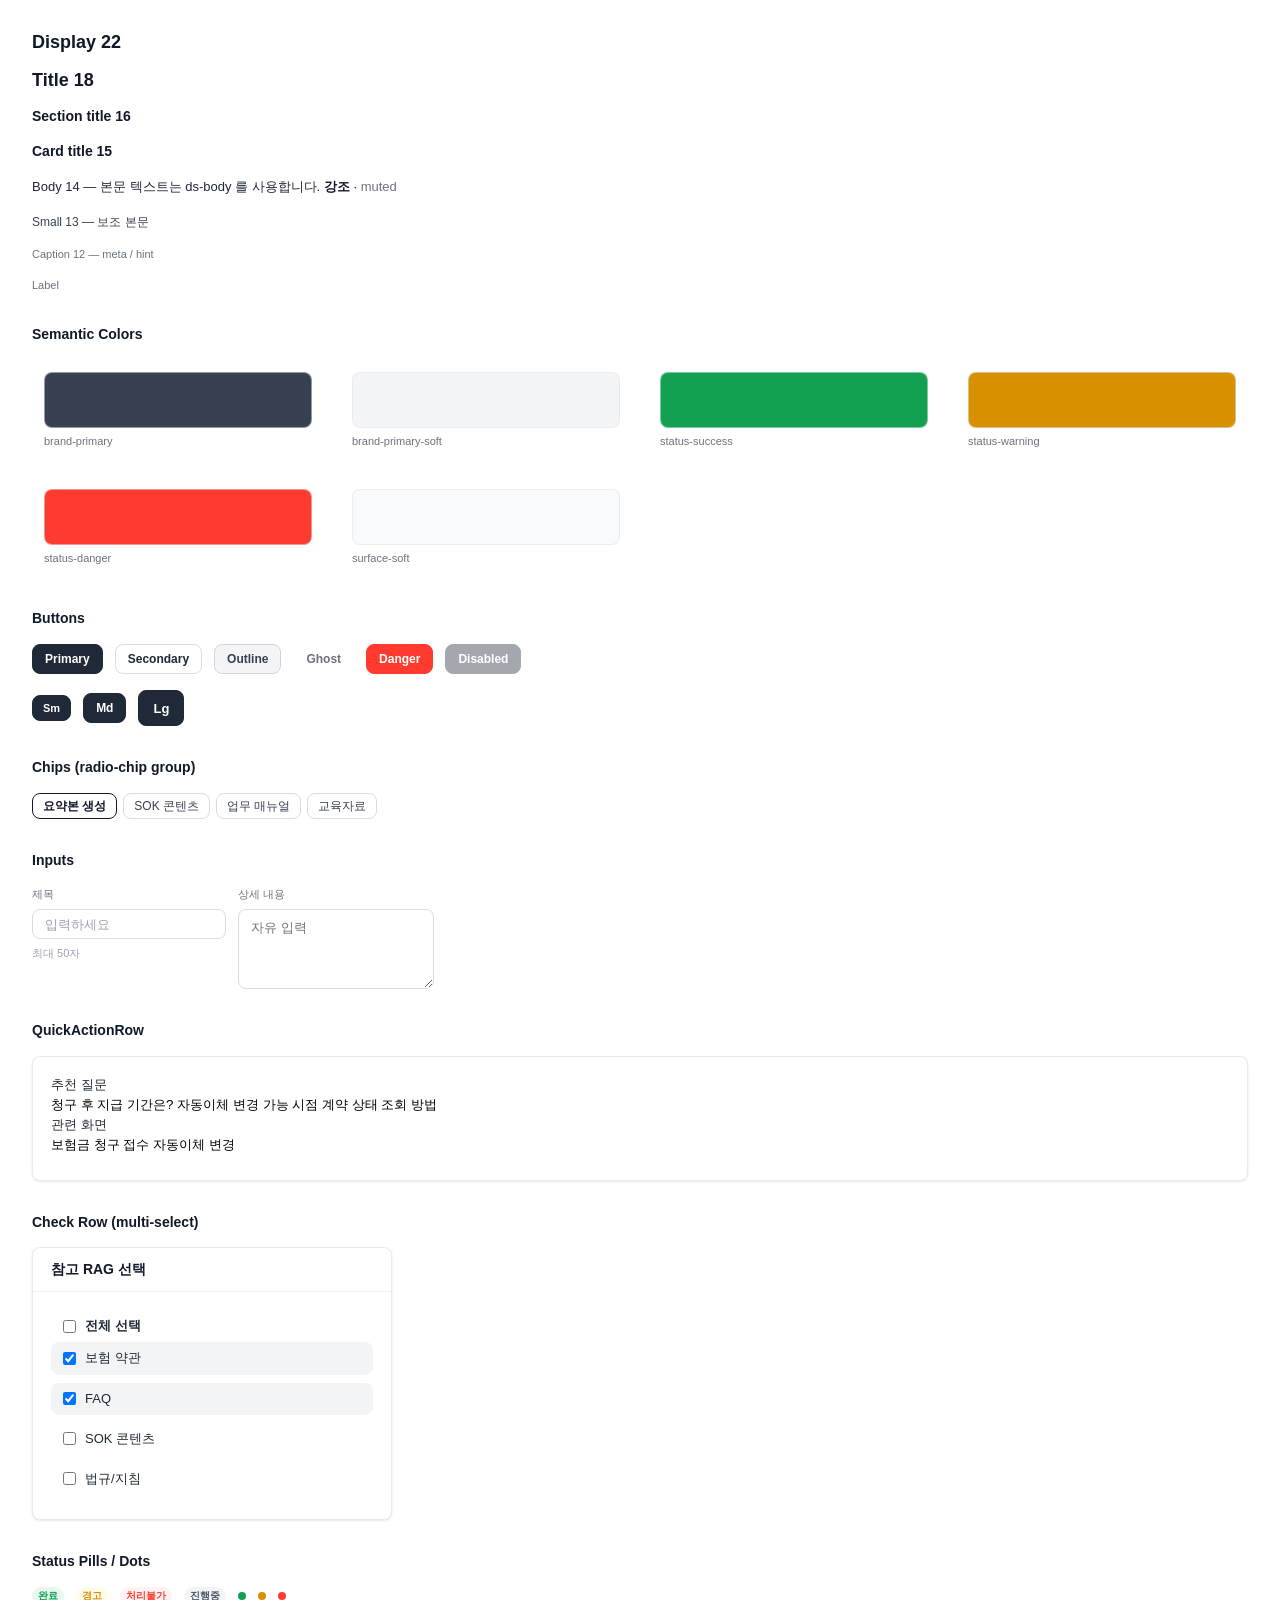
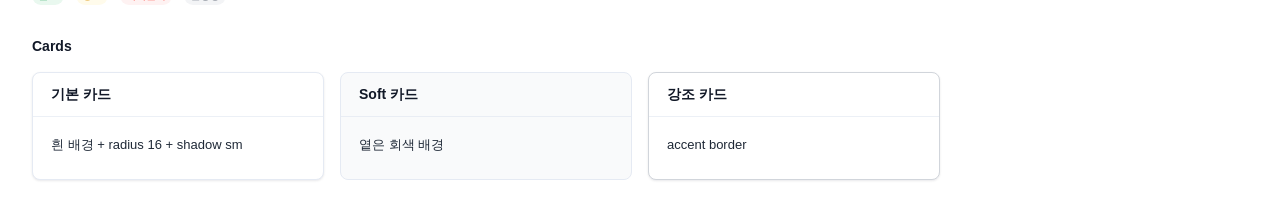
<file: crm-dashboard/src/pages/design-system-demo.html>
<!doctype html>
<html lang="ko">
<head>
  <meta charset="utf-8" />
  <meta name="viewport" content="width=device-width, initial-scale=1" />
  <title>Design System Demo</title>
  <link rel="stylesheet" href="../styles/design-system/index.css" />
  <style>
    /* 데모 전용 페이지 grid (디자인 시스템 외부 스타일 일체 없음) */
    .demo {
      max-width: var(--layout-content-max);
      margin: 0 auto;
      padding: var(--space-3xl);
      display: flex;
      flex-direction: column;
      gap: var(--space-3xl);
    }
    .demo__section {
      display: flex;
      flex-direction: column;
      gap: var(--space-lg);
    }
    .demo__grid {
      display: grid;
      grid-template-columns: repeat(auto-fill, minmax(240px, 1fr));
      gap: var(--space-lg);
    }
    .demo__row {
      display: flex;
      flex-wrap: wrap;
      align-items: center;
      gap: var(--space-md);
    }
    .demo__swatch {
      display: flex;
      flex-direction: column;
      gap: var(--space-xs);
      padding: var(--space-md);
      background: var(--color-surface-card);
      border: var(--border-control);
      border-radius: var(--radius-control);
    }
    .demo__swatch-color {
      height: 56px;
      border-radius: var(--radius-control);
      border: var(--bw-1) solid var(--color-border-subtle);
    }
  </style>
</head>
<body>
  <main class="demo">

    <!-- Typography -->
    <section class="demo__section">
      <h2 class="ds-display">Display 22</h2>
      <h3 class="ds-title">Title 18</h3>
      <h4 class="ds-section-title">Section title 16</h4>
      <h5 class="ds-card-title">Card title 15</h5>
      <p class="ds-body">Body 14 — 본문 텍스트는 ds-body 를 사용합니다. <span class="ds-body--strong">강조</span> · <span class="ds-body--muted">muted</span></p>
      <p class="ds-small">Small 13 — 보조 본문</p>
      <p class="ds-caption">Caption 12 — meta / hint</p>
      <span class="ds-label">Label</span>
    </section>

    <!-- Color (Semantic 일부) -->
    <section class="demo__section">
      <h4 class="ds-section-title">Semantic Colors</h4>
      <div class="demo__grid">
        <div class="demo__swatch">
          <div class="demo__swatch-color" style="background: var(--color-brand-primary);"></div>
          <span class="ds-caption">brand-primary</span>
        </div>
        <div class="demo__swatch">
          <div class="demo__swatch-color" style="background: var(--color-brand-primary-soft);"></div>
          <span class="ds-caption">brand-primary-soft</span>
        </div>
        <div class="demo__swatch">
          <div class="demo__swatch-color" style="background: var(--color-status-success);"></div>
          <span class="ds-caption">status-success</span>
        </div>
        <div class="demo__swatch">
          <div class="demo__swatch-color" style="background: var(--color-status-warning);"></div>
          <span class="ds-caption">status-warning</span>
        </div>
        <div class="demo__swatch">
          <div class="demo__swatch-color" style="background: var(--color-status-danger);"></div>
          <span class="ds-caption">status-danger</span>
        </div>
        <div class="demo__swatch">
          <div class="demo__swatch-color" style="background: var(--color-surface-soft);"></div>
          <span class="ds-caption">surface-soft</span>
        </div>
      </div>
    </section>

    <!-- Buttons -->
    <section class="demo__section">
      <h4 class="ds-section-title">Buttons</h4>
      <div class="demo__row">
        <button class="ds-btn ds-btn--primary">Primary</button>
        <button class="ds-btn ds-btn--secondary">Secondary</button>
        <button class="ds-btn ds-btn--outline">Outline</button>
        <button class="ds-btn ds-btn--ghost">Ghost</button>
        <button class="ds-btn ds-btn--danger">Danger</button>
        <button class="ds-btn ds-btn--primary" disabled>Disabled</button>
      </div>
      <div class="demo__row">
        <button class="ds-btn ds-btn--primary ds-btn--sm">Sm</button>
        <button class="ds-btn ds-btn--primary">Md</button>
        <button class="ds-btn ds-btn--primary ds-btn--lg">Lg</button>
      </div>
    </section>

    <!-- Chips -->
    <section class="demo__section">
      <h4 class="ds-section-title">Chips (radio-chip group)</h4>
      <div class="ds-chip-group" role="group" aria-label="문서 유형">
        <button class="ds-chip is-selected" aria-pressed="true">요약본 생성</button>
        <button class="ds-chip">SOK 콘텐츠</button>
        <button class="ds-chip">업무 매뉴얼</button>
        <button class="ds-chip">교육자료</button>
      </div>
    </section>

    <!-- Inputs -->
    <section class="demo__section">
      <h4 class="ds-section-title">Inputs</h4>
      <div class="demo__row" style="align-items: flex-start;">
        <label class="ds-field" style="max-width: 320px;">
          <span class="ds-field__label">제목</span>
          <input class="ds-input" type="text" placeholder="입력하세요" />
          <span class="ds-field__hint">최대 50자</span>
        </label>
        <label class="ds-field" style="max-width: 320px;">
          <span class="ds-field__label">상세 내용</span>
          <textarea class="ds-textarea" placeholder="자유 입력"></textarea>
        </label>
      </div>
    </section>

    <!-- Quick Action Row -->
    <section class="demo__section">
      <h4 class="ds-section-title">QuickActionRow</h4>
      <div class="ds-card"><div class="ds-card__body">
        <div class="ds-quick-action-row">
          <div class="ds-quick-action-label">추천 질문</div>
          <div class="ds-quick-action-list">
            <button class="ds-quick-action-button">청구 후 지급 기간은?</button>
            <button class="ds-quick-action-button">자동이체 변경 가능 시점</button>
            <button class="ds-quick-action-button">계약 상태 조회 방법</button>
          </div>
        </div>
        <div class="ds-quick-action-row">
          <div class="ds-quick-action-label">관련 화면</div>
          <div class="ds-quick-action-list">
            <button class="ds-quick-action-button">보험금 청구 접수</button>
            <button class="ds-quick-action-button">자동이체 변경</button>
          </div>
        </div>
      </div></div>
    </section>

    <!-- Check Row -->
    <section class="demo__section">
      <h4 class="ds-section-title">Check Row (multi-select)</h4>
      <article class="ds-card" style="max-width: 360px;">
        <header class="ds-card__head">
          <div class="ds-card__head-lead">
            <span class="ds-card__title">참고 RAG 선택</span>
          </div>
        </header>
        <div class="ds-card__body">
          <label class="ds-check-row ds-check-row--all">
            <input type="checkbox" /><span>전체 선택</span>
          </label>
          <div class="ds-check-list">
            <label class="ds-check-row is-checked"><input type="checkbox" checked /><span>보험 약관</span></label>
            <label class="ds-check-row is-checked"><input type="checkbox" checked /><span>FAQ</span></label>
            <label class="ds-check-row"><input type="checkbox" /><span>SOK 콘텐츠</span></label>
            <label class="ds-check-row"><input type="checkbox" /><span>법규/지침</span></label>
          </div>
        </div>
      </article>
    </section>

    <!-- Status -->
    <section class="demo__section">
      <h4 class="ds-section-title">Status Pills / Dots</h4>
      <div class="demo__row">
        <span class="ds-status-pill ds-status-pill--success">완료</span>
        <span class="ds-status-pill ds-status-pill--warning">경고</span>
        <span class="ds-status-pill ds-status-pill--danger">처리불가</span>
        <span class="ds-status-pill ds-status-pill--info">진행중</span>
        <span class="ds-status-dot ds-status-dot--success" aria-hidden="true"></span>
        <span class="ds-status-dot ds-status-dot--warning" aria-hidden="true"></span>
        <span class="ds-status-dot ds-status-dot--danger" aria-hidden="true"></span>
      </div>
    </section>

    <!-- Card variants -->
    <section class="demo__section">
      <h4 class="ds-section-title">Cards</h4>
      <div class="demo__grid">
        <article class="ds-card">
          <header class="ds-card__head"><div class="ds-card__head-lead"><span class="ds-card__title">기본 카드</span></div></header>
          <div class="ds-card__body"><p class="ds-body">흰 배경 + radius 16 + shadow sm</p></div>
        </article>
        <article class="ds-card ds-card--soft ds-card--flat">
          <header class="ds-card__head"><div class="ds-card__head-lead"><span class="ds-card__title">Soft 카드</span></div></header>
          <div class="ds-card__body"><p class="ds-body">옅은 회색 배경</p></div>
        </article>
        <article class="ds-card ds-card--status">
          <header class="ds-card__head"><div class="ds-card__head-lead"><span class="ds-card__title">강조 카드</span></div></header>
          <div class="ds-card__body"><p class="ds-body">accent border</p></div>
        </article>
      </div>
    </section>

  </main>

  <script>
    /* check-row 동작 데모 — 체크박스 상태와 .is-checked 동기화 */
    document.querySelectorAll('.ds-check-row input[type="checkbox"]').forEach(function (chk) {
      var row = chk.closest('.ds-check-row');
      function sync() { row.classList.toggle('is-checked', chk.checked); }
      chk.addEventListener('change', sync);
      sync();
    });

    /* chip 단일 선택 데모 */
    document.querySelectorAll('.ds-chip-group').forEach(function (group) {
      group.addEventListener('click', function (e) {
        var t = e.target.closest('.ds-chip');
        if (!t) return;
        group.querySelectorAll('.ds-chip').forEach(function (c) {
          c.classList.remove('is-selected');
          c.setAttribute('aria-pressed', 'false');
        });
        t.classList.add('is-selected');
        t.setAttribute('aria-pressed', 'true');
      });
    });
  </script>
</body>
</html>
</file>
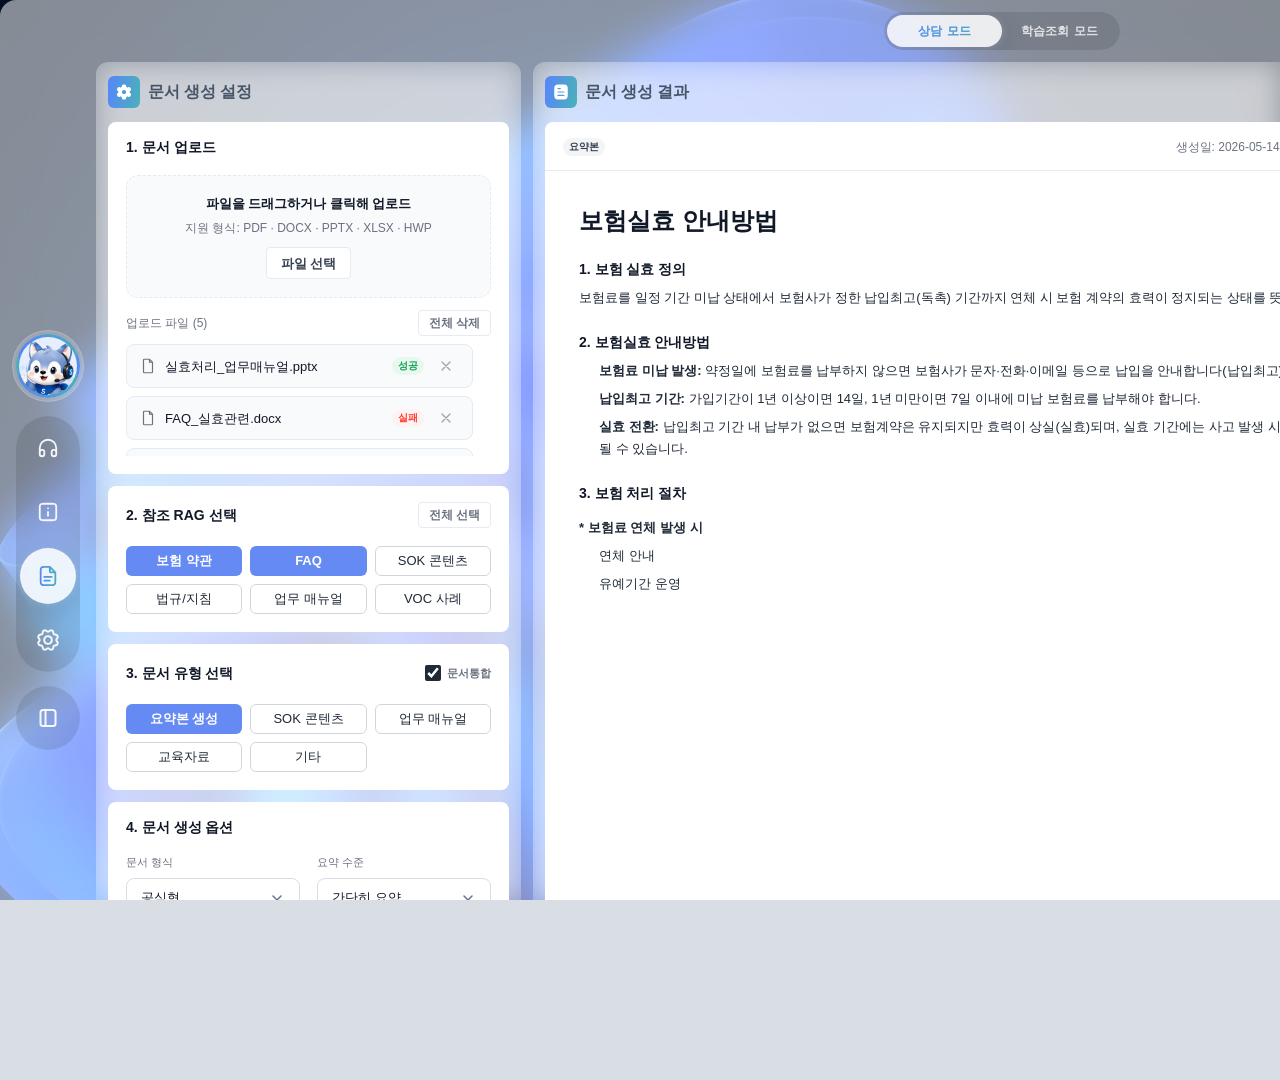
<file: crm-dashboard/src/pages/document-generator.html>
﻿<!doctype html>
<html lang="ko">
<head>
  <meta charset="utf-8" />
  <meta name="viewport" content="width=device-width, initial-scale=1" />
  <title>신한라이프 AI · 문서 생성</title>
  <script>
    /* 단독 진입 시 AppShell(app.html) 로 자동 이동 (iframe 안에서는 그대로 렌더) */
    (function () {
      try {
        if (window.self === window.top) {
          window.location.replace('app.html#page=2');
        }
      } catch (_) { /* 무시하고 단독 렌더 */ }
    })();
  </script>
  <link rel="stylesheet" href="../styles/design-system/index.css">
  <style>
    @import url("../styles/design-system/components/column-header.css");

    /* ============================================================
       디자인 토큰 (1열 카드 톤 그대로 가져옴)
       ============================================================ */

    *, *::before, *::after { box-sizing: border-box; }
    html, body {
      margin: 0; padding: 0;
      height: 100%; max-height: 100vh;
      overflow: hidden;
      background: transparent;
    }
    body {
      background: transparent;
      color: var(--color-text-strong);
      font-family: var(--font-family-sans);
      font-size: var(--type-body-fs);
      line-height: var(--lh-normal);
      -webkit-font-smoothing: antialiased;
    }
    button, input, textarea, select { font: inherit; color: inherit; }
    button { cursor: pointer; background: none; border: 0; padding: 0; }
    input:focus, textarea:focus, select:focus { outline: none; }

    /* 얇고 연한 톤 공통 스크롤바 */
    .scroll-y { overflow-y: auto; overflow-x: hidden; }
    .scroll-y::-webkit-scrollbar { width: 5px; height: 5px; }
    .scroll-y::-webkit-scrollbar-track { background: transparent; }
    .scroll-y::-webkit-scrollbar-thumb {
      background: rgba(156, 163, 175, 0.30);
      border-radius: var(--radius-pill);
    }
    .scroll-y::-webkit-scrollbar-thumb:hover { background: rgba(156, 163, 175, 0.52); }
    .scroll-y { scrollbar-width: thin; scrollbar-color: rgba(156, 163, 175, 0.30) transparent; }

    /* ============================================================
       Page2 (content-only) 셸
       - AppShell 안에 iframe으로 박혀 들어가는 page2 콘텐츠 전용
       - Header / LNB / Footer / 모드 토글 / 사용자 영역 없음
       ============================================================ */
    .page2-content {
      height: 100vh; max-height: 100vh;
      width: 100%;
      overflow: hidden;
      display: flex; flex-direction: column;
      background: transparent;
    }

    /* ============================================================
       3-column workspace
       ============================================================ */
    .ws {
      flex: 1 1 auto;
      min-width: 0; min-height: 0;
      display: grid;
      grid-template-columns: 425px minmax(900px, 1fr) 448px;
      gap: var(--space-md);
      padding: 0 12px 12px 0;
      overflow: hidden;
    }

    /* ----- 외곽 카드 (1열 cinfo-panel과 동일 톤) ----- */
    .col {
      border-radius: var(--radius-outer);
      /* 외곽 glass: .ds-outer-panel-glass */
      padding: 0 12px 12px;
      display: flex; flex-direction: column; gap: 0;
      min-width: 0; min-height: 0;
      height: 100%;
      overflow: visible;
    }

    /* 컬럼 내부 스크롤 영역: 헤더 아래 카드 그룹만 스크롤 */
    .col__scroll {
      flex: 1 1 auto;
      min-height: 0;
      display: flex; flex-direction: column;
      gap: var(--space-md);
      overflow-y: auto;
      overflow-x: hidden;
      padding-right: 4px;
      margin-right: -4px;
      scrollbar-width: thin;
      scrollbar-color: rgba(156, 163, 175, 0.30) transparent;
    }
    .col__scroll::-webkit-scrollbar { width: 5px; }
    .col__scroll::-webkit-scrollbar-track { background: transparent; }
    .col__scroll::-webkit-scrollbar-thumb {
      background: rgba(156, 163, 175, 0.30);
      border-radius: var(--radius-pill);
    }
    .col__scroll::-webkit-scrollbar-thumb:hover { background: rgba(156, 163, 175, 0.52); }

    /* 2페이지 1열: 외부카드 padding은 유지하고 실제 스크롤만 내부 body에 한정 */
    .col--settings {
      overflow: visible;
    }

    .col--settings > .col__scroll {
      gap: 0;
      overflow-y: auto;
      overflow-x: hidden;
      padding-right: 0;
      margin-left: -12px;
      margin-right: -12px;
      scrollbar-gutter: stable;
      scrollbar-width: none;
    }

    .col--settings > .col__scroll::-webkit-scrollbar {
      display: none;
    }

    .col--settings .col__content {
      min-width: 0;
      display: flex;
      flex-direction: column;
      gap: var(--space-md);
      padding: 0 12px;
    }

    /* 중앙 컬럼: 카드 1개를 컬럼 전체 높이로 채움 (내부 본문에서 스크롤) */
    .col--stretch { gap: 0; }
    .col--stretch .col__scroll { padding-right: 0; margin-right: 0; }
    .col__scroll--contained {
      overflow: hidden;
      padding-right: 0;
      margin-right: 0;
    }

    /* CTA 영역: 좌측 컬럼 하단 고정 */
    .col__cta {
      flex-shrink: 0;
      position: sticky;
      bottom: 0;
      padding: var(--space-sm) 0 0;
      /* 외곽 glass: .ds-outer-panel-glass */
      border-top: 1px solid var(--color-border-default);
      z-index: 10;
    }
    /* 버튼 fill: page-overrides.css .col__cta .btn-primary (그라데이션, !important로 글로벌 CTA 덮음) */

    /* ----- 내부 카드 (#FFF / radius 16 / overflow hidden) ----- */
    .card {
      background: var(--color-surface-card);
      border-radius: var(--radius-card);
      overflow: hidden;
      display: flex; flex-direction: column;
      min-width: 0;
      flex-shrink: 0;
    }
    .card--stretch {
      flex: 1 1 auto;
      min-height: 0;
      height: 100%;
    }

    /* 카드 헤더 */
    .card__head {
      flex-shrink: 0;
      height: 56px !important;
      min-height: 56px !important;
      max-height: 56px !important;
      padding: 0 var(--layout-card-padding) !important;
      border-bottom: 1px solid var(--color-border-default);
      display: flex; align-items: center; justify-content: space-between;
      gap: var(--space-md);
    }
    .card__head-lead {
      display: inline-flex; align-items: center; gap: var(--space-sm); min-width: 0;
    }
    .card__title {
      margin: 0;
      line-height: var(--lh-snug);
      color: var(--color-text-strong);
    }
    .card__title-step {
      flex: 0 0 auto;
      font-weight: var(--fw-bold);
      line-height: inherit;
    }
    .card__title--step {
      display: inline-flex;
      align-items: baseline;
      gap: 4px;
      min-width: 0;
      max-width: 100%;
      white-space: nowrap;
      overflow: hidden;
      text-overflow: ellipsis;
    }
    .card__title-sub {
      margin-left: 4px;
      color: var(--color-text-muted); font-size: var(--type-body-fs); font-weight: var(--fw-medium);
    }
    .card__head-end {
      display: inline-flex; align-items: center; gap: var(--space-sm);
      color: var(--color-text-muted); font-size: var(--type-body-fs);
    }

    .card__body {
      padding: var(--layout-card-padding);
      display: flex; flex-direction: column; gap: var(--space-md);
      min-width: 0;
    }
    .card__body--flex,
    .card__body--scroll {
      flex: 1 1 auto;
      min-height: 0;
      overflow-y: auto;
      overflow-x: hidden;
      scrollbar-width: thin;
      scrollbar-color: rgba(156, 163, 175, 0.30) transparent;
    }
    .card__body--flex::-webkit-scrollbar,
    .card__body--scroll::-webkit-scrollbar { width: 5px; }
    .card__body--flex::-webkit-scrollbar-track,
    .card__body--scroll::-webkit-scrollbar-track { background: transparent; }
    .card__body--flex::-webkit-scrollbar-thumb,
    .card__body--scroll::-webkit-scrollbar-thumb {
      background: rgba(156, 163, 175, 0.30);
      border-radius: var(--radius-pill);
    }
    .card__body--flex::-webkit-scrollbar-thumb:hover,
    .card__body--scroll::-webkit-scrollbar-thumb:hover { background: rgba(156, 163, 175, 0.52); }

    /* ============================================================
       Page2 예외(document-generator만): 모든 내부 .card 헤더 = 업로드 카드와 동일
       — index(1p)·inspection-review(3p)에는 이 파일 미포함, 적용 안 됨
       ============================================================ */
    .page2-content .card > .card__head {
      border-bottom: none;
      height: auto !important;
      min-height: 0 !important;
      max-height: none !important;
      padding: 16px var(--layout-card-padding) 0 !important;
    }
    .page2-content .card > .card__head + .card__body {
      padding-top: 16px;
    }

    /* 문서 생성 결과 카드: 메타(요약본·생성일·자동저장)를 헤더 우측 + 구분선은 헤더 하단만 */
    .page2-content .editor-result-card > .card__head {
      flex-wrap: nowrap;
      align-items: center;
      border-bottom: 1px solid var(--color-border-default);
      padding: 16px var(--layout-card-padding) 14px !important;
      gap: var(--space-md);
    }
    .page2-content .editor-result-card .editor-meta-inline {
      display: inline-flex;
      align-items: center;
      justify-content: flex-end;
      flex-wrap: wrap;
      gap: var(--space-md);
      min-width: 0;
      margin-left: auto;
      color: var(--color-text-muted);
      font-size: var(--type-small-fs);
      line-height: 1;
    }
    .page2-content .editor-result-card > .card__head + .card__body {
      /* 상·좌·우: 레이아웃 패딩 + 16px(기존) + 16px(추가), 하단은 기존 유지 */
      padding: calc(var(--layout-card-padding) + 32px)
        calc(var(--layout-card-padding) + 32px)
        calc(var(--layout-card-padding) + 16px);
    }

    /* ============================================================
       1열 - 카드별 위젯
       ============================================================ */

    /* 업로드 드롭존 */
    .upload-drop {
      border: 1.5px dashed var(--color-border-default);
      background: var(--color-surface-soft);
      border-radius: var(--r-xl);
      padding: 18px; text-align: center;
      display: flex; flex-direction: column; align-items: center; gap: var(--space-xs);
    }
    .upload-drop__title { font-size: var(--type-body-fs); font-weight: var(--fw-bold); color: var(--color-text-strong); }
    .upload-drop__desc { font-size: var(--type-small-fs); color: var(--color-text-muted); }
    .upload-drop__btn {
      margin-top: 4px; height: 32px; padding: 0 14px;
      border: 1px solid var(--color-border-default); background: var(--color-surface-card);
      color: var(--color-text-secondary); border-radius: 4px;
      font-size: var(--type-body-fs); font-weight: var(--fw-semibold);
    }
    .upload-drop__btn:hover { background: var(--c-neutral-100); }

    .upload-card {
      height: 352px;
      min-height: 352px;
      max-height: 352px;
    }

    .upload-card .card__body {
      flex: 1 1 auto;
      min-height: 0;
      overflow: hidden;
    }

    .upload-card .upload-drop {
      flex: 0 0 auto;
    }

    /* 파일 목록 */
    .file-list { display: flex; flex-direction: column; gap: var(--space-sm); }
    .file-list__head {
      display: flex; align-items: center; justify-content: space-between;
      font-size: var(--type-small-fs); color: var(--color-text-muted);
    }
    .file-list__clear {
      display: inline-flex;
      align-items: center;
      height: var(--control-h-sm);
      padding: 0 var(--control-pad-x-sm);
      border: 1px solid var(--color-border-default);
      border-radius: 4px;
      background: transparent;
      color: var(--color-text-soft);
      font-size: var(--type-ui-label-fs);
      font-weight: var(--fw-semibold);
      line-height: 1;
      white-space: nowrap;
      cursor: pointer;
      transition: background var(--motion-fast), color var(--motion-fast), border-color var(--motion-fast);
    }
    .file-list__clear:hover {
      background: var(--color-surface-soft);
      border-color: var(--color-border-strong);
      color: var(--color-text-secondary);
    }
    .upload-card .file-list {
      flex: 1 1 auto;
      min-height: 0;
    }
    .file-list__body {
      flex: 1 1 auto;
      min-height: 0;
      display: flex;
      flex-direction: column;
      gap: var(--space-sm);
      overflow-y: auto;
      overflow-x: hidden;
      padding-right: 8px;
      scrollbar-gutter: stable;
      scrollbar-width: thin;
      scrollbar-color: rgba(156, 163, 175, 0.30) transparent;
    }
    .file-list__body::-webkit-scrollbar { width: 5px; }
    .file-list__body::-webkit-scrollbar-track { background: transparent; }
    .file-list__body::-webkit-scrollbar-thumb {
      background: rgba(156, 163, 175, 0.30);
      border-radius: var(--radius-pill);
    }
    .file-list__body::-webkit-scrollbar-thumb:hover { background: rgba(156, 163, 175, 0.52); }
    .file {
      display: flex; align-items: center; gap: var(--space-sm);
      flex: 0 0 44px;
      height: 44px;
      min-height: 44px;
      padding: 0 12px;
      background: var(--color-surface-soft);
      border: 1px solid var(--color-border-default);
      border-radius: var(--radius-control);
    }
    .file__icon { width: 18px; height: 18px; color: var(--color-text-muted); flex-shrink: 0; }
    .file__name {
      flex: 1 1 auto; min-width: 0;
      font-size: var(--type-body-fs); color: var(--color-text-strong);
      overflow: hidden; text-overflow: ellipsis; white-space: nowrap;
    }
    .file__status {
      display: inline-flex;
      align-items: center;
      gap: 5px;
      flex-shrink: 0;
      font-size: var(--type-caption-fs); font-weight: var(--fw-semibold);
      padding: 3px 8px; border-radius: var(--radius-pill);
      line-height: 1;
    }
    .file__status--ok { color: var(--color-status-success); background: var(--color-status-success-soft); }
    .file__status--fail { color: var(--color-status-danger); background: var(--color-status-danger-soft); }
    .file__status--loading { color: var(--color-text-secondary); background: var(--c-neutral-100); }
    .file__status--loading::before {
      content: "";
      width: 10px;
      height: 10px;
      border-radius: 50%;
      border: 2px solid currentColor;
      border-top-color: transparent;
      opacity: 0.75;
      animation: fileStatusSpin 800ms linear infinite;
    }
    @keyframes fileStatusSpin {
      to { transform: rotate(360deg); }
    }
    .file__delete {
      flex-shrink: 0;
      width: 28px;
      height: 28px;
      border-radius: var(--r-sm);
      color: var(--color-text-soft);
      display: inline-flex;
      align-items: center;
      justify-content: center;
      transition: background 120ms, color 120ms;
    }
    .file__delete:hover {
      background: var(--color-status-danger-soft);
      color: var(--color-status-danger);
    }
    .file__delete svg {
      width: 16px;
      height: 16px;
    }

    /* ============================================================
       공통 선택 버튼 박스 (토글 박스)
       - 참조 RAG: label.check + 숨김 checkbox
       - 문서 유형: button.check 단일 선택(라디오 아님), 시각은 RAG와 동일
       ============================================================ */
    :root {
      --sel-h:         var(--control-h-md);   /* 공통 form control 기준 (30px) */
      --sel-r:         var(--r-sm);           /* 6px */
      --sel-border:    #D1D5DB;
      --sel-bg-on:     #658AF3;
      --sel-border-on: transparent;
      --sel-cl-on:     var(--color-text-inverse);
    }

    /* ── 참조 RAG / 문서 유형: 3열 그리드 (문서 유형 5개 → 2행째 우측 빈 칸) ── */
    .rag-select-card .check-list,
    .doctype-card .check-list {
      display: grid;
      grid-template-columns: repeat(3, minmax(0, 1fr));
      gap: var(--space-sm);
    }

    .rag-select-card .check,
    .doctype-card .check {
      display: inline-flex; align-items: center; justify-content: center;
      height: var(--sel-h);
      padding: 0 10px;
      border: 1px solid var(--sel-border);
      border-radius: var(--sel-r);
      background: var(--color-surface-card);
      color: var(--color-text-default);
      font-size: var(--type-small-fs);
      font-weight: var(--fw-semibold);
      cursor: pointer;
      text-align: center;
      white-space: nowrap;
      transition: background var(--motion-fast), border-color var(--motion-fast), color var(--motion-fast);
    }
    .rag-select-card .check {
      font-weight: var(--fw-regular);
    }
    .rag-select-card .check:hover,
    .doctype-card .check:hover {
      background: var(--c-neutral-100);
      border-color: var(--color-border-strong);
      color: var(--color-text-secondary);
    }
    .rag-select-card .check.is-checked,
    .doctype-card .check.is-checked {
      background: var(--sel-bg-on);
      border-color: var(--sel-border-on);
      color: var(--sel-cl-on);
      font-weight: var(--fw-bold);
    }
    .rag-select-card .check.is-checked:hover,
    .doctype-card .check.is-checked:hover {
      background: var(--c-neutral-200);
      border-color: var(--sel-border-on);
    }

    /* 문서 유형: 네이티브 button 리셋(RAG 라벨과 동일한 박스) */
    .doctype-card .check {
      appearance: none;
      -webkit-appearance: none;
      font: inherit;
      margin: 0;
      min-width: 0;
      width: 100%;
      box-sizing: border-box;
    }
    .doctype-card .check:focus-visible {
      outline: 2px solid var(--c-neutral-400);
      outline-offset: 2px;
    }

    /* 체크박스 숨김 — 클릭 이벤트만 활용 */
    .rag-select-card .check input[type="checkbox"] {
      position: absolute; width: 1px; height: 1px;
      padding: 0; margin: -1px; overflow: hidden;
      clip: rect(0,0,0,0); white-space: nowrap; border: 0;
    }
    /* 인디케이터 원 제거 */
    .rag-select-card .check span::before { display: none !important; }
    .rag-select-card .check span {
      display: block; overflow: hidden; text-overflow: ellipsis; white-space: nowrap;
    }

    /* ── 헤더 우측 액션 버튼 (전체 선택 / 문서 통합 공통) ── */
    .card__head-action {
      display: inline-flex; align-items: center;
      height: var(--control-h-sm); padding: 0 var(--control-pad-x-sm);
      border: 1px solid var(--color-border-default);
      border-radius: 4px;
      background: var(--color-surface-card);
      color: var(--color-text-muted);
      font-size: var(--type-ui-label-fs);
      font-weight: var(--fw-semibold);
      line-height: 1;
      white-space: nowrap; cursor: pointer;
      transition: background var(--motion-fast), border-color var(--motion-fast), color var(--motion-fast);
    }
    .card__head-action:hover {
      background: var(--color-surface-soft);
      border-color: var(--color-border-strong);
      color: var(--color-text-secondary);
    }
    .card__head-action.is-active {
      background: var(--sel-bg-on);
      border-color: var(--sel-border-on);
      color: var(--sel-cl-on);
      font-weight: var(--fw-bold);
    }
    .card__head-action.is-active:hover {
      background: var(--c-neutral-200);
      border-color: var(--sel-border-on);
    }

    .doc-merge-check {
      display: inline-flex;
      align-items: center;
      gap: var(--space-xs);
      height: var(--control-h-sm);
      color: var(--color-text-muted);
      font-size: var(--type-ui-label-fs);
      font-weight: var(--fw-semibold);
      line-height: 1;
      white-space: nowrap;
      cursor: pointer;
    }

    .doc-merge-check input[type="checkbox"] {
      width: 16px;
      height: 16px;
      margin: 0;
      accent-color: var(--c-neutral-800);
      cursor: pointer;
    }

    /* form row (+ 문서 옵션 2×2 그리드) */
    .form-row {
      display: flex;
      flex-direction: column;
      align-items: stretch;
      gap: var(--space-sm);
      min-width: 0;
      width: 100%;
    }
    .form-row__label {
      display: block;
      width: auto;
      margin: 0;
      align-self: flex-start;
      text-align: left;
      font-size: var(--type-body-fs);
      font-weight: var(--fw-semibold);
      line-height: var(--lh-snug);
      color: var(--color-text-strong);
      cursor: default;
    }
    .form-row__field {
      display: inline-flex;
      align-items: center;
      justify-content: flex-start;
      gap: var(--space-sm);
      flex-wrap: wrap;
      min-width: 0;
      width: 100%;
      margin: 0;
    }

    /* 문서 생성 옵션: 검수 검색과 동일 — 5px gap·가운데 1ch 트랙 */
    .doc-option-grid {
      --filter-control-height: 40px;
      --filter-dual-inline-gap: 5px;
      display: flex;
      flex-direction: column;
      gap: 18px;
      width: 100%;
    }
    .doc-option-pair-row {
      display: flex;
      flex-direction: row;
      align-items: flex-end;
      flex-wrap: nowrap;
      gap: var(--filter-dual-inline-gap);
      width: 100%;
    }
    .doc-option-pair-row .doc-option-group {
      flex: 1 1 0;
      min-width: 0;
      display: flex;
      flex-direction: column;
      gap: var(--space-sm);
    }
    .doc-option-pair-row .doc-option-group .form-row__label {
      font-size: var(--type-body-fs);
      font-weight: var(--fw-semibold);
      line-height: var(--type-body-lh);
      color: var(--color-text-muted);
    }
    .doc-option-pair-row .doc-option-group .form-row__field {
      display: block;
      width: 100%;
      min-width: 0;
    }
    .doc-option-pair-row .date-range-sep.doc-option-field-width-gutter {
      flex: 0 0 auto;
      align-self: center;
      box-sizing: border-box;
      min-width: 1ch;
      width: 1ch;
      padding: 0;
      text-align: center;
      line-height: 1;
      color: transparent;
      font-size: var(--type-body-fs);
      font-weight: var(--fw-medium);
      user-select: none;
      pointer-events: none;
    }
    .doc-option-grid .select {
      display: inline-flex !important;
      width: 100% !important;
      max-width: 100% !important;
      min-width: 0 !important;
      height: var(--filter-control-height, 40px) !important;
      min-height: var(--filter-control-height, 40px) !important;
      padding: 0 14px !important;
      padding-right: 40px !important;
      border: 1px solid var(--color-border-strong);
      border-radius: var(--radius-control);
      background: var(--color-surface-card);
      color: var(--color-text-strong);
      font-size: var(--type-body-fs);
      line-height: var(--type-body-lh);
      font-weight: var(--fw-regular);
      align-items: center;
      box-sizing: border-box;
      vertical-align: middle;
      -webkit-appearance: none !important;
      appearance: none !important;
    }
    .doc-option-grid .select:focus {
      border-color: var(--color-text-secondary) !important;
      outline: none;
      box-shadow: none !important;
    }

    /* primary 버튼 */
    .btn-primary {
      width: 100%;
      height: var(--control-h-lg);
      padding: 0 var(--control-pad-x-lg);
      background: var(--c-neutral-800);
      color: var(--color-text-inverse);
      border-radius: var(--radius-control);
      font-size: var(--type-ui-label-fs);
      font-weight: var(--fw-bold);
      line-height: 1;
    }
    .btn-primary:hover { background: var(--c-neutral-900); }

    /* ============================================================
       2열 - 에디터
       ============================================================ */
    .pill {
      display: inline-flex; align-items: center; justify-content: center;
      height: 26px; padding: 0 10px;
      background: var(--c-neutral-100); color: var(--color-text-secondary);
      border-radius: var(--radius-pill);
      font-size: var(--type-small-fs); font-weight: var(--fw-bold);
      line-height: 1;
    }
    .editor-label {
      font-size: var(--type-caption-fs); color: var(--color-text-soft);
      letter-spacing: 0.6px; text-transform: uppercase;
      margin-bottom: 12px;
    }
    .editor-meta__left {
      display: inline-flex;
      align-items: center;
      flex-wrap: wrap;
      gap: var(--space-xs);
      min-width: 0;
      line-height: 1;
    }
    .editor-meta__left > span {
      display: inline-flex;
      align-items: center;
      line-height: 1;
    }
    .editor-meta__sep { color: var(--color-text-soft); }
    .editor-status {
      flex-shrink: 0;
      display: flex;
      align-items: center;
      justify-content: space-between;
      gap: var(--space-md);
      padding: 9px var(--layout-card-padding);
      border-top: 1px solid var(--color-border-default);
      background: var(--color-surface-soft);
      color: var(--color-text-muted);
      font-size: var(--type-small-fs);
      line-height: var(--lh-snug);
    }
    .editor-status__group {
      display: inline-flex;
      align-items: center;
      gap: var(--space-md);
      min-width: 0;
    }
    .editor-status strong {
      color: var(--color-text-strong);
      font-weight: var(--fw-bold);
    }
    .editor-status__save {
      display: inline-flex;
      align-items: center;
      gap: var(--space-xs);
      white-space: nowrap;
      line-height: 1;
    }
    .editor-status__save-dot {
      width: 7px;
      height: 7px;
      border-radius: 50%;
      background: var(--color-status-success);
      box-shadow: 0 0 0 2px rgba(34, 197, 94, 0.12);
      flex-shrink: 0;
      align-self: center;
    }
    .editor-doc {
      padding: 0;
    }
    /* 본문 텍스트 블록: 스크롤 안 실제 문단 영역 인셋(헤더·카드 패딩과 별도) */
    .page2-content .editor-result-card .editor-doc {
      padding: 16px 16px 20px;
      box-sizing: border-box;
    }
    .editor-doc h1 {
      margin: 0 0 16px;
      font-size: 24px; font-weight: var(--fw-bold); color: var(--color-text-strong);
      line-height: 1.3;
    }
    .editor-doc h2 {
      margin: 24px 0 8px;
      font-size: var(--type-subheading-fs); font-weight: var(--fw-bold); color: var(--color-text-strong);
      line-height: var(--lh-snug);
    }
    .editor-doc p, .editor-doc li {
      font-size: var(--type-body-fs); color: var(--color-text-default);
      line-height: 22px; margin: 0 0 6px;
    }
    .editor-doc ul, .editor-doc ol { padding-left: 20px; margin: 0 0 12px; }
    .editor-doc .sub {
      margin: 14px 0 6px;
      font-size: var(--type-body-fs); font-weight: var(--fw-bold); color: var(--color-text-default);
    }
    /* ============================================================
       3열 - 출처 / 수정 / 다운로드
       ============================================================ */
    .src-list { display: flex; flex-direction: column; gap: var(--space-sm); }
    .src-item {
      display: flex; align-items: center; gap: var(--space-sm);
      height: 44px; padding: 0 12px;
      background: var(--color-surface-soft);
      border: 1px solid var(--color-border-default);
      border-radius: var(--radius-control);
    }
    .src-item__icon { width: 22px; height: 22px; color: var(--color-text-muted); flex-shrink: 0; }
    .src-item__name {
      flex: 1 1 auto; min-width: 0;
      font-size: var(--type-body-fs); color: var(--color-text-strong);
      overflow: hidden; text-overflow: ellipsis; white-space: nowrap;
    }
    .icon-btn {
      width: 28px; height: 28px; border-radius: var(--r-sm);
      color: var(--color-text-muted);
      display: inline-flex; align-items: center; justify-content: center;
    }
    .icon-btn:hover { background: var(--c-neutral-100); color: var(--color-text-secondary); }
    .icon-btn svg { width: 18px; height: 18px; }

    .link-btn {
      display: inline-flex;
      align-items: center;
      justify-content: center;
      gap: var(--space-xs);
      height: var(--control-h-sm);
      padding: 0 var(--control-pad-x-sm);
      border: 1px solid var(--color-border-strong);
      border-radius: 4px;
      background: var(--color-surface-card);
      color: var(--color-text-default);
      font-size: var(--type-ui-label-fs); font-weight: var(--fw-semibold);
      line-height: 1;
      white-space: nowrap;
      transition: background var(--motion-fast), color var(--motion-fast);
    }
    .link-btn:hover {
      background: var(--color-surface-soft);
      border-color: var(--color-border-strong);
      color: var(--color-text-strong);
      text-decoration: none;
    }
    .link-btn__icon {
      width: var(--icon-md);
      height: var(--icon-md);
      flex-shrink: 0;
      color: currentColor;
    }

    .pill-list { display: flex; flex-wrap: wrap; gap: var(--space-sm); }
    .pill-btn {
      display: inline-flex;
      align-items: center;
      height: var(--control-h-md);
      padding: 0 var(--control-pad-x-md);
      border: 1px solid var(--color-border-strong);
      background: var(--color-surface-soft);
      color: var(--color-text-secondary);
      border-radius: var(--radius-control);
      font-size: var(--type-ui-label-fs);
      font-weight: var(--fw-medium);
      line-height: 1;
      cursor: pointer;
      border-radius: var(--radius-control);
      font-size: var(--type-body-fs); font-weight: var(--fw-medium);
    }
    .pill-btn:hover { background: var(--c-neutral-100); border-color: var(--c-neutral-400); }
    .pill-btn.is-active,
    .pill-btn[aria-pressed="true"] {
      /* Selected = 연한 gray + dark text (정책 일치, dark navy 금지) */
      background: var(--sel-bg-on, #F3F4F6);
      border-color: var(--sel-border-on, #9CA3AF);
      color: var(--sel-cl-on, #111827);
      font-weight: var(--fw-semibold);
    }

    /* ── 다운로드 포맷 버튼 (아이콘 + 라벨 세로 정렬) ── */
    .fmt-grid {
      display: grid;
      grid-template-columns: repeat(5, minmax(0, 1fr));
      gap: var(--space-sm);
    }
    .fmt-btn {
      display: flex;
      flex-direction: column;
      align-items: center;
      justify-content: center;
      gap: 5px;
      padding: 10px 4px 8px;
      border: 1px solid var(--color-border-strong);
      border-radius: var(--radius-control);
      background: var(--color-surface-soft);
      color: var(--color-text-secondary);
      cursor: pointer;
      transition: background 120ms ease-out, border-color 120ms ease-out, color 120ms ease-out;
      -webkit-tap-highlight-color: transparent;
    }
    .fmt-btn:hover   { background: var(--c-neutral-100); border-color: var(--c-neutral-400); }
    .fmt-btn:active  { background: var(--c-neutral-200); }
    .fmt-btn:focus-visible { outline: 2px solid var(--c-neutral-400); outline-offset: 2px; }
    .fmt-btn__icon {
      width: 22px;
      height: 22px;
      flex-shrink: 0;
      color: inherit;          /* stroke="currentColor" 가 버튼 color를 상속 */
    }
    .fmt-btn__label {
      font-size: var(--fs-10); font-weight: var(--fw-bold);
      line-height: 1; letter-spacing: 0.04em;
      color: inherit;
    }

    .ta {
      width: 100%; min-height: 96px;
      padding: 10px 12px;
      border: 1px solid var(--color-border-strong);
      border-radius: var(--radius-control);
      background: var(--color-surface-card);
      font-size: var(--type-body-fs); color: var(--color-text-strong);
      resize: vertical;
    }
    .ta::placeholder { color: var(--color-text-soft); }
    .ta:focus { border-color: var(--color-border-strong); }

    .actions { display: flex; gap: var(--space-sm); }
    .revision-card {
      flex: 1 1 auto;
      min-height: 0;
    }
    .revision-card .card__body {
      flex: 1 1 auto;
      min-height: 0;
    }
    .revision-card .ta {
      flex: 1 1 auto;
      min-height: 96px;
      resize: none;
    }
    .btn-secondary {
      flex: 1 1 0;
      height: var(--control-h-lg);
      min-height: var(--control-h-lg);
      padding: 0 var(--control-pad-x-md);
      border: 1px solid var(--color-border-strong);
      background: var(--color-surface-card);
      color: var(--color-text-default);
      border-radius: var(--radius-control);
      font-size: var(--type-ui-label-fs);
      font-weight: var(--fw-semibold);
      line-height: 1;
      font-size: var(--type-body-fs); font-weight: var(--fw-semibold);
    }
    .btn-secondary:hover { background: var(--color-surface-soft); border-color: var(--color-border-strong); }
    /* filled variant — page-overrides: .page2-content .btn-secondary.btn-secondary--primary → #0046F9 */

    .revision-card .btn-secondary--gradient-outline {
      position: relative;
      border-color: transparent !important;
      background: var(--color-surface-card) !important;
      background-image:
        linear-gradient(100deg, rgba(65, 208, 140, 0) 0%, rgba(65, 208, 140, 0.6) 100%),
        linear-gradient(#5785FB, #5785FB) !important;
      background-clip: text !important;
      -webkit-background-clip: text !important;
      color: transparent !important;
      -webkit-text-fill-color: transparent !important;
      isolation: isolate;
    }

    .revision-card .btn-secondary--gradient-outline::before {
      content: "";
      position: absolute;
      inset: 0;
      border: 1px solid transparent;
      border-radius: inherit;
      background: linear-gradient(100deg, rgba(65, 208, 140, 0) 0%, rgba(65, 208, 140, 0.6) 100%), #5785FB;
      -webkit-mask: linear-gradient(#fff 0 0) padding-box, linear-gradient(#fff 0 0);
      -webkit-mask-composite: xor;
      mask-composite: exclude;
      pointer-events: none;
    }

    .revision-card .btn-secondary--gradient-outline:hover {
      background-color: var(--color-surface-soft) !important;
    }

    .input-text {
      width: 100%;
      height: var(--control-h-md);
      padding: 0 var(--control-pad-x-md);
      border: 1px solid var(--color-border-strong);
      background: var(--color-surface-card); color: var(--color-text-strong);
      border-radius: var(--radius-control); font-size: var(--type-body-fs);
    }
    .input-text:focus { border-color: var(--color-text-secondary); }

    /* 다운로드 카드 — 문서명: 문서 생성 옵션과 동일(라벨 상단·필드 하단) */
    .download-card {
      --filter-control-height: 40px;
    }
    .download-card .doc-option-group {
      display: flex;
      flex-direction: column;
      gap: var(--space-sm);
      width: 100%;
      min-width: 0;
    }
    .download-card .doc-option-group .form-row__label {
      font-size: var(--type-body-fs);
      font-weight: var(--fw-semibold);
      line-height: var(--type-body-lh);
      color: var(--color-text-muted);
    }
    .download-card .doc-option-group .form-row__field {
      display: block;
      width: 100%;
      min-width: 0;
    }
    .download-card .doc-option-group .input-text {
      width: 100%;
      height: var(--filter-control-height, 40px) !important;
      min-height: var(--filter-control-height, 40px) !important;
      padding: 0 14px;
      line-height: var(--type-body-lh);
      box-sizing: border-box;
    }

    .page2-content .upload-drop__btn,
    .page2-content .file-list__clear,
    .page2-content .card__head-action,
    .page2-content .link-btn {
      border-radius: 4px !important;
    }

    .page2-content .ds-col-head__icon {
      width: 32px !important;
      height: 32px !important;
      min-width: 32px !important;
      flex: 0 0 32px !important;
      background: linear-gradient(100deg, rgba(65, 208, 140, 0) 0%, rgba(65, 208, 140, 0.6) 100%), #5785FB !important;
      color: var(--color-text-inverse) !important;
    }

    .page2-content .ds-col-head__icon svg {
      color: var(--color-text-inverse) !important;
    }

    .page2-content .ds-col-head__title {
      font-size: var(--fs-16) !important;
      font-weight: var(--fw-semibold) !important;
      line-height: var(--lh-snug) !important;
      letter-spacing: -0.01em !important;
    }

    /* ============================================================
       Responsive (1열 톤 유지)
       ============================================================ */
    @media (max-width: 1280px) {
      .ws { grid-template-columns: 360px minmax(500px, 1fr) 360px; }
    }
    @media (max-width: 1080px) {
      .ws { grid-template-columns: 1fr; }
    }
  </style>
</head>
<body>
  <!-- ============================================================
       Page2 Content (AppShell 의 MainContent 슬롯에만 들어감)
       - Header / LNB / Footer / 사용자 영역 / 모드 토글 없음
       - 오직 "문서 생성 설정 / 결과 / 참고·수정·다운로드" 3-col 만 포함
       ============================================================ -->
  <div class="page2-content">
      <main class="ws" aria-label="문서 생성 워크스페이스">

        <!-- ============================ 1열 ============================ -->
        <section class="col col--settings ds-outer-panel-glass" aria-label="문서 생성 설정">
          <header class="ds-panel-head ds-col-head">
            <span class="ds-col-head__lead">
              <span class="ds-col-head__icon" aria-hidden="true">
                <svg id="Setting" viewBox="0 0 24 24" preserveAspectRatio="xMidYMid meet" fill="none" xmlns="http://www.w3.org/2000/svg" aria-hidden="true">
                  <g transform="translate(2.499897, 2.000100)" fill="currentColor" fill-rule="nonzero">
                    <path d="M10.217226,0 C10.9734745,0 11.6581859,0.42 12.0363101,1.04 C12.2202625,1.34 12.3428973,1.71 12.3122386,2.1 C12.2917995,2.4 12.3837756,2.7 12.5472888,2.98 C13.0684871,3.83 14.2232989,4.15 15.1226214,3.67 C16.1343592,3.09 17.411806,3.44 17.9943217,4.43 L18.6790331,5.61 C19.2717684,6.6 18.944742,7.87 17.9227847,8.44 C17.0541209,8.95 16.7475337,10.08 17.2687319,10.94 C17.4322451,11.21 17.6161974,11.44 17.9023455,11.58 C18.2600306,11.77 18.5359591,12.07 18.730131,12.37 C19.1082552,12.99 19.0775965,13.75 18.7096918,14.42 L17.9943217,15.62 C17.6161974,16.26 16.9110468,16.66 16.1854571,16.66 C15.827772,16.66 15.4292086,16.56 15.1021823,16.36 C14.8364734,16.19 14.5298861,16.13 14.2028598,16.13 C13.191122,16.13 12.3428973,16.96 12.3122386,17.95 C12.3122386,19.1 11.3720378,20 10.1967868,20 L8.8069248,20 C7.62145424,20 6.68125344,19.1 6.68125344,17.95 C6.6608143,16.96 5.81258967,16.13 4.80085186,16.13 C4.46360592,16.13 4.15701871,16.19 3.90152936,16.36 C3.574503,16.56 3.16572005,16.66 2.81825454,16.66 C2.08244522,16.66 1.37729463,16.26 0.999170395,15.62 L0.2940198,14.42 C-0.0841044313,13.77 -0.104543579,12.99 0.273580653,12.37 C0.437093834,12.07 0.743681049,11.77 1.09114656,11.58 C1.37729463,11.44 1.56124696,11.21 1.73497971,10.94 C2.2459584,10.08 1.93937119,8.95 1.07070741,8.44 C0.0589696023,7.87 -0.26805676,6.6 0.314458948,5.61 L0.999170395,4.43 C1.59190568,3.44 2.85913283,3.09 3.88109021,3.67 C4.77019314,4.15 5.92500498,3.83 6.44620325,2.98 C6.60971643,2.7 6.70169259,2.4 6.68125344,2.1 C6.6608143,1.71 6.77322961,1.34 6.96740151,1.04 C7.34552574,0.42 8.03023719,0.02 8.77626608,0 L10.217226,0 Z M9.51207539,7.18 C7.9076023,7.18 6.60971643,8.44 6.60971643,10.01 C6.60971643,11.58 7.9076023,12.83 9.51207539,12.83 C11.1165485,12.83 12.3837756,11.58 12.3837756,10.01 C12.3837756,8.44 11.1165485,7.18 9.51207539,7.18 Z"/>
                  </g>
                </svg>
              </span>
              <h2 class="ds-col-head__title">문서 생성 설정</h2>
            </span>
          </header>
          <div class="col__scroll">
            <div class="col__content">

          <!-- 1) 문서 업로드 -->
          <article class="card upload-card">
            <header class="card__head">
              <span class="card__head-lead">
                <h3 class="card__title card__title--step"><span class="card__title-step">1.</span> 문서 업로드</h3>
              </span>
            </header>
            <div class="card__body">
              <div class="upload-drop">
                <div class="upload-drop__title">파일을 드래그하거나 클릭해 업로드</div>
                <div class="upload-drop__desc">지원 형식: PDF · DOCX · PPTX · XLSX · HWP</div>
                <button type="button" class="upload-drop__btn">파일 선택</button>
              </div>
              <div class="file-list">
                <div class="file-list__head">
                  <span id="upload-file-count">업로드 파일 (5)</span>
                  <button type="button" class="file-list__clear">전체 삭제</button>
                </div>
                <div class="file-list__body">
                  <div class="file">
                    <svg class="file__icon" viewBox="0 0 24 24" fill="none" aria-hidden="true">
                      <path d="M7 3h7l4 4v13a1 1 0 0 1-1 1H7a1 1 0 0 1-1-1V4a1 1 0 0 1 1-1z" stroke="currentColor" stroke-width="1.6"/>
                      <path d="M14 3v4h4" stroke="currentColor" stroke-width="1.6"/>
                    </svg>
                    <span class="file__name">실효처리_업무매뉴얼.pptx</span>
                    <span class="file__status file__status--ok">성공</span>
                    <button type="button" class="file__delete" aria-label="실효처리_업무매뉴얼.pptx 삭제">
                      <svg viewBox="0 0 24 24" fill="none" aria-hidden="true">
                        <path d="M6 6l12 12M18 6L6 18" stroke="currentColor" stroke-width="1.8" stroke-linecap="round"/>
                      </svg>
                    </button>
                  </div>
                  <div class="file">
                    <svg class="file__icon" viewBox="0 0 24 24" fill="none" aria-hidden="true">
                      <path d="M7 3h7l4 4v13a1 1 0 0 1-1 1H7a1 1 0 0 1-1-1V4a1 1 0 0 1 1-1z" stroke="currentColor" stroke-width="1.6"/>
                      <path d="M14 3v4h4" stroke="currentColor" stroke-width="1.6"/>
                    </svg>
                    <span class="file__name">FAQ_실효관련.docx</span>
                    <span class="file__status file__status--fail">실패</span>
                    <button type="button" class="file__delete" aria-label="FAQ_실효관련.docx 삭제">
                      <svg viewBox="0 0 24 24" fill="none" aria-hidden="true">
                        <path d="M6 6l12 12M18 6L6 18" stroke="currentColor" stroke-width="1.8" stroke-linecap="round"/>
                      </svg>
                    </button>
                  </div>
                  <div class="file">
                    <svg class="file__icon" viewBox="0 0 24 24" fill="none" aria-hidden="true">
                      <path d="M7 3h7l4 4v13a1 1 0 0 1-1 1H7a1 1 0 0 1-1-1V4a1 1 0 0 1 1-1z" stroke="currentColor" stroke-width="1.6"/>
                      <path d="M14 3v4h4" stroke="currentColor" stroke-width="1.6"/>
                    </svg>
                    <span class="file__name">실효처리_보험금지급.pptx</span>
                    <span class="file__status file__status--loading">진행중</span>
                    <button type="button" class="file__delete" aria-label="실효처리_보험금지급.pptx 삭제">
                      <svg viewBox="0 0 24 24" fill="none" aria-hidden="true">
                        <path d="M6 6l12 12M18 6L6 18" stroke="currentColor" stroke-width="1.8" stroke-linecap="round"/>
                      </svg>
                    </button>
                  </div>
                  <div class="file">
                    <svg class="file__icon" viewBox="0 0 24 24" fill="none" aria-hidden="true">
                      <path d="M7 3h7l4 4v13a1 1 0 0 1-1 1H7a1 1 0 0 1-1-1V4a1 1 0 0 1 1-1z" stroke="currentColor" stroke-width="1.6"/>
                      <path d="M14 3v4h4" stroke="currentColor" stroke-width="1.6"/>
                    </svg>
                    <span class="file__name">고객상담_처리기준.pdf</span>
                    <span class="file__status file__status--ok">성공</span>
                    <button type="button" class="file__delete" aria-label="고객상담_처리기준.pdf 삭제">
                      <svg viewBox="0 0 24 24" fill="none" aria-hidden="true">
                        <path d="M6 6l12 12M18 6L6 18" stroke="currentColor" stroke-width="1.8" stroke-linecap="round"/>
                      </svg>
                    </button>
                  </div>
                  <div class="file">
                    <svg class="file__icon" viewBox="0 0 24 24" fill="none" aria-hidden="true">
                      <path d="M7 3h7l4 4v13a1 1 0 0 1-1 1H7a1 1 0 0 1-1-1V4a1 1 0 0 1 1-1z" stroke="currentColor" stroke-width="1.6"/>
                      <path d="M14 3v4h4" stroke="currentColor" stroke-width="1.6"/>
                    </svg>
                    <span class="file__name">약관_보장기준.hwp</span>
                    <span class="file__status file__status--loading">진행중</span>
                    <button type="button" class="file__delete" aria-label="약관_보장기준.hwp 삭제">
                      <svg viewBox="0 0 24 24" fill="none" aria-hidden="true">
                        <path d="M6 6l12 12M18 6L6 18" stroke="currentColor" stroke-width="1.8" stroke-linecap="round"/>
                      </svg>
                    </button>
                  </div>
                </div>
              </div>
            </div>
          </article>

          <!-- 2) 참조 RAG 선택 -->
          <article class="card rag-select-card">
            <header class="card__head">
              <span class="card__head-lead">
                <h3 class="card__title card__title--step"><span class="card__title-step">2.</span> 참조 RAG 선택</h3>
              </span>
              <button type="button" class="card__head-action" id="rag-select-all">전체 선택</button>
            </header>
            <div class="card__body">
              <div class="check-list">
                <label class="check is-checked"><input type="checkbox" checked /><span>보험 약관</span></label>
                <label class="check is-checked"><input type="checkbox" checked /><span>FAQ</span></label>
                <label class="check"><input type="checkbox" /><span>SOK 콘텐츠</span></label>
                <label class="check"><input type="checkbox" /><span>법규/지침</span></label>
                <label class="check"><input type="checkbox" /><span>업무 매뉴얼</span></label>
                <label class="check"><input type="checkbox" /><span>VOC 사례</span></label>
              </div>
            </div>
          </article>

          <!-- 3) 문서 유형 선택 -->
          <article class="card doctype-card">
            <header class="card__head">
              <span class="card__head-lead">
                <h3 class="card__title card__title--step"><span class="card__title-step">3.</span> 문서 유형 선택</h3>
              </span>
              <label class="doc-merge-check" id="doc-merge-check">
                <input type="checkbox" id="doc-merge-checkbox" checked />
                <span>문서통합</span>
              </label>
            </header>
            <div class="card__body">
              <div class="check-list" role="group" aria-label="문서 유형">
                <button type="button" class="check is-checked" aria-pressed="true">요약본 생성</button>
                <button type="button" class="check" aria-pressed="false">SOK 콘텐츠</button>
                <button type="button" class="check" aria-pressed="false">업무 매뉴얼</button>
                <button type="button" class="check" aria-pressed="false">교육자료</button>
                <button type="button" class="check" aria-pressed="false">기타</button>
              </div>
            </div>
          </article>

          <!-- 4) 생성 옵션 선택 -->
          <article class="card">
            <header class="card__head">
              <span class="card__head-lead">
                <h3 class="card__title card__title--step"><span class="card__title-step">4.</span> 문서 생성 옵션</h3>
              </span>
            </header>
            <div class="card__body">
              <div class="doc-option-grid" role="group" aria-label="문서 생성 옵션">
                <div class="doc-option-pair-row">
                  <div class="doc-option-group">
                    <label class="form-row__label" for="doc-opt-format">문서 형식</label>
                    <div class="form-row__field">
                      <select class="select" id="doc-opt-format" name="doc-format" aria-label="문서 형식">
                        <option value="official" selected>공식형</option>
                        <option value="free">자유형</option>
                      </select>
                    </div>
                  </div>
                  <span class="date-range-sep doc-option-field-width-gutter" aria-hidden="true">-</span>
                  <div class="doc-option-group">
                    <label class="form-row__label" for="doc-opt-summary">요약 수준</label>
                    <div class="form-row__field">
                      <select class="select" id="doc-opt-summary" name="doc-summary" aria-label="요약 수준">
                        <option value="brief" selected>간단히 요약</option>
                        <option value="detailed">자세히 요약</option>
                      </select>
                    </div>
                  </div>
                </div>
                <div class="doc-option-pair-row">
                  <div class="doc-option-group">
                    <label class="form-row__label" for="doc-opt-length">문서 길이</label>
                    <div class="form-row__field">
                      <select class="select" id="doc-opt-length" name="doc-length" aria-label="문서 길이">
                        <option value="short">짧게</option>
                        <option value="medium" selected>중간</option>
                        <option value="long">길게</option>
                      </select>
                    </div>
                  </div>
                  <span class="date-range-sep doc-option-field-width-gutter" aria-hidden="true">-</span>
                  <div class="doc-option-group">
                    <label class="form-row__label" for="doc-opt-pages">페이지 수</label>
                    <div class="form-row__field">
                      <select class="select" id="doc-opt-pages" name="doc-pages" aria-label="페이지 수">
                        <option value="5">5페이지</option>
                        <option value="10" selected>10페이지</option>
                        <option value="15">15페이지</option>
                        <option value="20">20페이지</option>
                        <option value="25">25페이지</option>
                        <option value="30">30페이지</option>
                      </select>
                    </div>
                  </div>
                </div>
              </div>
            </div>
          </article>

            </div>
          </div>
          
          <!-- CTA 영역: 좌측 컬럼 하단 고정 -->
          <div class="col__cta ds-outer-panel-glass">
            <button type="button" class="btn-primary">문서 생성 실행</button>
          </div>
        </section>

        <!-- ============================ 2열 ============================ -->
        <section class="col col--stretch ds-outer-panel-glass" aria-label="문서 생성 결과">
          <header class="ds-panel-head ds-col-head">
            <span class="ds-col-head__lead">
              <span class="ds-col-head__icon" aria-hidden="true">
                <svg id="Document" viewBox="0 0 24 24" preserveAspectRatio="xMidYMid meet" fill="none" xmlns="http://www.w3.org/2000/svg" aria-hidden="true">
                  <g transform="translate(3.000000, 2.000000)" fill="currentColor" fill-rule="nonzero">
                    <path d="M13.191,0 C16.28,0 18,1.78 18,4.83 L18,15.16 C18,18.26 16.28,20 13.191,20 L4.81,20 C1.77,20 0,18.26 0,15.16 L0,4.83 C0,1.78 1.77,0 4.81,0 L13.191,0 Z M5.08,13.74 C4.78,13.71 4.49,13.85 4.33,14.11 C4.17,14.36 4.17,14.69 4.33,14.95 C4.49,15.2 4.78,15.35 5.08,15.31 L12.92,15.31 C13.319,15.27 13.62,14.929 13.62,14.53 C13.62,14.12 13.319,13.78 12.92,13.74 L5.08,13.74 Z M12.92,9.179 L5.08,9.179 C4.649,9.179 4.3,9.53 4.3,9.96 C4.3,10.39 4.649,10.74 5.08,10.74 L12.92,10.74 C13.35,10.74 13.7,10.39 13.7,9.96 C13.7,9.53 13.35,9.179 12.92,9.179 Z M8.069,4.65 L5.08,4.65 L5.08,4.66 C4.649,4.66 4.3,5.01 4.3,5.44 C4.3,5.87 4.649,6.22 5.08,6.22 L8.069,6.22 C8.5,6.22 8.85,5.87 8.85,5.429 C8.85,5 8.5,4.65 8.069,4.65 Z"/>
                  </g>
                </svg>
              </span>
              <h2 class="ds-col-head__title">문서 생성 결과</h2>
            </span>
          </header>
          <div class="col__scroll col__scroll--contained">

          <article class="card card--stretch editor-result-card">
            <header class="card__head">
              <span class="card__head-lead">
                <span class="pill">요약본</span>
              </span>
              <div class="editor-meta-inline" aria-label="문서 생성 결과 상태">
                <span class="editor-meta__left">
                  <span>생성일: 2026-05-14 00:00:00</span>
                </span>
                <span class="editor-status__save"><span class="editor-status__save-dot" aria-hidden="true"></span>자동 저장됨</span>
              </div>
            </header>
            <div class="card__body card__body--scroll card__body--flex">
              <div class="editor-doc">
                <h1>보험실효 안내방법</h1>

                <h2>1. 보험 실효 정의</h2>
                <p>보험료를 일정 기간 미납 상태에서 보험사가 정한 납입최고(독촉) 기간까지 연체 시 보험 계약의 효력이 정지되는 상태를 뜻합니다.</p>

                <h2>2. 보험실효 안내방법</h2>
                <ul>
                  <li><strong>보험료 미납 발생:</strong> 약정일에 보험료를 납부하지 않으면 보험사가 문자·전화·이메일 등으로 납입을 안내합니다(납입최고).</li>
                  <li><strong>납입최고 기간:</strong> 가입기간이 1년 이상이면 14일, 1년 미만이면 7일 이내에 미납 보험료를 납부해야 합니다.</li>
                  <li><strong>실효 전환:</strong> 납입최고 기간 내 납부가 없으면 보험계약은 유지되지만 효력이 상실(실효)되며, 실효 기간에는 사고 발생 시 보험금 지급이 제한될 수 있습니다.</li>
                </ul>

                <h2>3. 보험 처리 절차</h2>
                <p class="sub">* 보험료 연체 발생 시</p>
                <ol>
                  <li>연체 안내</li>
                  <li>유예기간 운영</li>
                </ol>
              </div>
            </div>
            <footer class="card__footer editor-status" aria-label="문서 편집 상태">
              <div class="editor-status__group">
                <span>페이지 수: <strong>10</strong></span>
                <span>글자 수: <strong>80,000</strong></span>
              </div>
            </footer>
          </article>

          </div>
        </section>

        <!-- ============================ 3열 ============================ -->
        <section class="col ds-outer-panel-glass" aria-label="참고 출처 · 수정 요청 · 다운로드">
          <header class="ds-panel-head ds-col-head">
            <span class="ds-col-head__lead">
              <span class="ds-col-head__icon" aria-hidden="true">
                <svg id="floppy-disk-save" viewBox="0 0 24 24" preserveAspectRatio="xMidYMid meet" fill="none" xmlns="http://www.w3.org/2000/svg" aria-hidden="true">
                  <path fill-rule="evenodd" clip-rule="evenodd" d="M16.3033 16.2701C16.3033 15.4561 16.0713 14.7031 14.3833 14.7031H9.68125C7.99425 14.7031 7.76225 15.4561 7.76225 16.2701V21.2833C7.76225 21.3937 7.85095 21.4832 7.96133 21.4833C9.10504 21.4845 14.8331 21.4903 16.1072 21.491C16.2176 21.4911 16.3053 21.4016 16.3052 21.2911C16.3051 19.618 16.3033 17.9437 16.3033 16.2701Z" fill="currentColor"/>
                  <path fill-rule="evenodd" clip-rule="evenodd" d="M13.9371 8.84512H8.40608C7.99208 8.84512 7.65608 8.50912 7.65608 8.09512C7.65608 7.68112 7.99208 7.34512 8.40608 7.34512H13.9371C14.3511 7.34512 14.6871 7.68112 14.6871 8.09512C14.6871 8.50912 14.3511 8.84512 13.9371 8.84512ZM20.7201 8.05412L16.2451 3.39212C15.6971 2.82312 14.9291 2.49512 14.1391 2.49512H7.81508C4.65608 2.49512 2.53308 4.71612 2.53308 8.02112V15.9691C2.53308 18.5907 3.88168 20.5087 6.01134 21.1977C6.13668 21.2382 6.26208 21.1425 6.26208 21.0107V16.2691C6.26208 14.3201 7.50808 13.2021 9.68108 13.2021H14.3831C16.5571 13.2021 17.8031 14.3201 17.8031 16.2691V21.0108C17.8031 21.1425 17.9285 21.2382 18.0538 21.1977C20.1844 20.5088 21.5331 18.5907 21.5331 15.9691V10.0751C21.5331 9.31712 21.2441 8.59912 20.7201 8.05412Z" fill="currentColor"/>
                </svg>
              </span>
              <h2 class="ds-col-head__title">참고 · 수정 · 다운로드</h2>
            </span>
          </header>
          <div class="col__scroll">

          <!-- 6) 참고 출처 -->
          <article class="card">
            <header class="card__head">
              <span class="card__head-lead">
                <h3 class="card__title">참고 출처<span class="card__title-sub">(5)</span></h3>
              </span>
              <button type="button" class="link-btn">
                <span>전체 다운로드</span>
                <svg class="link-btn__icon" viewBox="0 0 24 24" fill="none" aria-hidden="true">
                  <path d="M12 4v10m0 0l-4-4m4 4l4-4M5 19h14" stroke="currentColor" stroke-width="1.7" stroke-linecap="round" stroke-linejoin="round"/>
                </svg>
              </button>
            </header>
            <div class="card__body">
              <div class="src-list">
                <div class="src-item">
                  <svg class="src-item__icon" viewBox="0 0 24 24" fill="none" stroke="currentColor" stroke-width="1.5" stroke-linecap="round" stroke-linejoin="round" xmlns="http://www.w3.org/2000/svg" aria-hidden="true">
                    <path d="M14 2H6a2 2 0 0 0-2 2v16a2 2 0 0 0 2 2h12a2 2 0 0 0 2-2V8z"/>
                    <polyline points="14 2 14 8 20 8"/>
                    <line x1="9" y1="18" x2="9" y2="16"/>
                    <line x1="12" y1="18" x2="12" y2="12"/>
                    <line x1="15" y1="18" x2="15" y2="14"/>
                  </svg>
                  <span class="src-item__name">보험약관.pptx</span>
                  <button type="button" class="icon-btn" aria-label="보험약관 다운로드">
                    <svg viewBox="0 0 24 24" fill="none" aria-hidden="true">
                      <path d="M12 4v12m0 0l-4-4m4 4l4-4M5 20h14" stroke="currentColor" stroke-width="1.6" stroke-linecap="round" stroke-linejoin="round"/>
                    </svg>
                  </button>
                </div>
                <div class="src-item">
                  <svg class="src-item__icon" viewBox="0 0 24 24" fill="none" stroke="currentColor" stroke-width="1.5" stroke-linecap="round" stroke-linejoin="round" xmlns="http://www.w3.org/2000/svg" aria-hidden="true">
                    <path d="M14 2H6a2 2 0 0 0-2 2v16a2 2 0 0 0 2 2h12a2 2 0 0 0 2-2V8z"/>
                    <polyline points="14 2 14 8 20 8"/>
                    <line x1="8" y1="12" x2="16" y2="12"/>
                    <line x1="8" y1="15" x2="16" y2="15"/>
                    <line x1="8" y1="18" x2="13" y2="18"/>
                  </svg>
                  <span class="src-item__name">VOC사례.docx</span>
                  <button type="button" class="icon-btn" aria-label="VOC사례 다운로드">
                    <svg viewBox="0 0 24 24" fill="none" aria-hidden="true">
                      <path d="M12 4v12m0 0l-4-4m4 4l4-4M5 20h14" stroke="currentColor" stroke-width="1.6" stroke-linecap="round" stroke-linejoin="round"/>
                    </svg>
                  </button>
                </div>
                <div class="src-item">
                  <svg class="src-item__icon" viewBox="0 0 24 24" fill="none" stroke="currentColor" stroke-width="1.5" stroke-linecap="round" stroke-linejoin="round" xmlns="http://www.w3.org/2000/svg" aria-hidden="true">
                    <path d="M14 2H6a2 2 0 0 0-2 2v16a2 2 0 0 0 2 2h12a2 2 0 0 0 2-2V8z"/>
                    <polyline points="14 2 14 8 20 8"/>
                    <line x1="9" y1="18" x2="9" y2="16"/>
                    <line x1="12" y1="18" x2="12" y2="12"/>
                    <line x1="15" y1="18" x2="15" y2="14"/>
                  </svg>
                  <span class="src-item__name">SOK콘텐츠.pptx</span>
                  <button type="button" class="icon-btn" aria-label="SOK콘텐츠 다운로드">
                    <svg viewBox="0 0 24 24" fill="none" aria-hidden="true">
                      <path d="M12 4v12m0 0l-4-4m4 4l4-4M5 20h14" stroke="currentColor" stroke-width="1.6" stroke-linecap="round" stroke-linejoin="round"/>
                    </svg>
                  </button>
                </div>
              </div>
            </div>
          </article>

          <!-- 7) 수정 요청 -->
          <article class="card revision-card">
            <header class="card__head">
              <span class="card__head-lead">
                <h3 class="card__title">수정 요청</h3>
              </span>
            </header>
            <div class="card__body">
              <div class="pill-list">
                <button type="button" class="pill-btn">보험 처리 절차 추가해줘</button>
                <button type="button" class="pill-btn">보험실효 안내 방법을 좀 더 쉽게 작성해줘</button>
                <button type="button" class="pill-btn">보험 해지에 대한 안내 추가해줘</button>
                <button type="button" class="pill-btn">전체적으로 글자 크기를 1pt 올려줘</button>
              </div>
              <textarea class="ta" placeholder="자연어로 수정 내용을 입력하세요."></textarea>
              <div class="actions">
                <button type="button" class="btn-secondary btn-secondary--gradient-outline">다시 생성</button>
                <button type="button" class="btn-secondary btn-secondary--primary">이어서 수정</button>
              </div>
            </div>
          </article>

          <!-- 8) 다운로드 -->
          <article class="card download-card">
            <header class="card__head">
              <span class="card__head-lead">
                <h3 class="card__title">다운로드</h3>
              </span>
            </header>
            <div class="card__body">
              <div class="doc-option-group" role="group" aria-label="문서명">
                <label class="form-row__label" for="download-doc-name">문서명</label>
                <div class="form-row__field">
                  <input type="text" class="input-text" id="download-doc-name" value="보험실효 안내방법" aria-label="문서명" />
                </div>
              </div>
              <div class="fmt-grid">
                <!-- PPTX: 파일 + 막대 차트 (프레젠테이션) -->
                <button type="button" class="fmt-btn" aria-label="PPTX로 다운로드">
                  <svg class="fmt-btn__icon" viewBox="0 0 24 24" fill="none" stroke="currentColor" stroke-width="1.5" stroke-linecap="round" stroke-linejoin="round" xmlns="http://www.w3.org/2000/svg" aria-hidden="true">
                    <path d="M14 2H6a2 2 0 0 0-2 2v16a2 2 0 0 0 2 2h12a2 2 0 0 0 2-2V8z"/>
                    <polyline points="14 2 14 8 20 8"/>
                    <!-- 막대 차트: 낮음-높음-중간 순 -->
                    <line x1="9"  y1="18" x2="9"  y2="16"/>
                    <line x1="12" y1="18" x2="12" y2="12"/>
                    <line x1="15" y1="18" x2="15" y2="14"/>
                  </svg>
                  <span class="fmt-btn__label">PPTX</span>
                </button>
                <!-- DOCX: 파일 + 텍스트 줄 (문서) -->
                <button type="button" class="fmt-btn" aria-label="DOCX로 다운로드">
                  <svg class="fmt-btn__icon" viewBox="0 0 24 24" fill="none" stroke="currentColor" stroke-width="1.5" stroke-linecap="round" stroke-linejoin="round" xmlns="http://www.w3.org/2000/svg" aria-hidden="true">
                    <path d="M14 2H6a2 2 0 0 0-2 2v16a2 2 0 0 0 2 2h12a2 2 0 0 0 2-2V8z"/>
                    <polyline points="14 2 14 8 20 8"/>
                    <!-- 텍스트 3줄 -->
                    <line x1="8" y1="12" x2="16" y2="12"/>
                    <line x1="8" y1="15" x2="16" y2="15"/>
                    <line x1="8" y1="18" x2="13" y2="18"/>
                  </svg>
                  <span class="fmt-btn__label">DOCX</span>
                </button>
                <!-- XLSX: 파일 + 격자 테이블 (스프레드시트) -->
                <button type="button" class="fmt-btn" aria-label="XLSX로 다운로드">
                  <svg class="fmt-btn__icon" viewBox="0 0 24 24" fill="none" stroke="currentColor" stroke-width="1.5" stroke-linecap="round" stroke-linejoin="round" xmlns="http://www.w3.org/2000/svg" aria-hidden="true">
                    <path d="M14 2H6a2 2 0 0 0-2 2v16a2 2 0 0 0 2 2h12a2 2 0 0 0 2-2V8z"/>
                    <polyline points="14 2 14 8 20 8"/>
                    <!-- 2×2 격자 테이블 -->
                    <rect x="8" y="11.5" width="8" height="7" rx="0.5"/>
                    <line x1="12" y1="11.5" x2="12" y2="18.5"/>
                    <line x1="8"  y1="15"   x2="16" y2="15"/>
                  </svg>
                  <span class="fmt-btn__label">XLSX</span>
                </button>
                <!-- HWP: 파일 + ㅎ 자소 (한글 포맷) -->
                <button type="button" class="fmt-btn" aria-label="HWP로 다운로드">
                  <svg class="fmt-btn__icon" viewBox="0 0 24 24" fill="none" stroke="currentColor" stroke-width="1.5" stroke-linecap="round" stroke-linejoin="round" xmlns="http://www.w3.org/2000/svg" aria-hidden="true">
                    <path d="M14 2H6a2 2 0 0 0-2 2v16a2 2 0 0 0 2 2h12a2 2 0 0 0 2-2V8z"/>
                    <polyline points="14 2 14 8 20 8"/>
                    <!-- ㅎ 자소: 짧은 수직선 + 수평선 + 원 -->
                    <line x1="12" y1="10"   x2="12" y2="11.5"/>
                    <line x1="9"  y1="11.5" x2="15" y2="11.5"/>
                    <circle cx="12" cy="15.5" r="2.5"/>
                  </svg>
                  <span class="fmt-btn__label">HWP</span>
                </button>
                <!-- PDF: 파일 + 원형 씰 (고정 포맷) -->
                <button type="button" class="fmt-btn" aria-label="PDF로 다운로드">
                  <svg class="fmt-btn__icon" viewBox="0 0 24 24" fill="none" stroke="currentColor" stroke-width="1.5" stroke-linecap="round" stroke-linejoin="round" xmlns="http://www.w3.org/2000/svg" aria-hidden="true">
                    <path d="M14 2H6a2 2 0 0 0-2 2v16a2 2 0 0 0 2 2h12a2 2 0 0 0 2-2V8z"/>
                    <polyline points="14 2 14 8 20 8"/>
                    <!-- 2줄 + 아래 원: sealed document -->
                    <line x1="8" y1="12" x2="16" y2="12"/>
                    <line x1="8" y1="15" x2="16" y2="15"/>
                    <circle cx="12" cy="18.5" r="1.5"/>
                  </svg>
                  <span class="fmt-btn__label">PDF</span>
                </button>
              </div>
            </div>
          </article>

          </div>
        </section>
      </main>
  </div><!-- /.page2-content -->

  <script>
    /* 업로드 파일 리스트: 개별 삭제 / 전체 삭제 */
    (function () {
      var list = document.querySelector('.page2-content .file-list');
      if (!list) return;
      var countEl = document.getElementById('upload-file-count');
      var clearBtn = list.querySelector('.file-list__clear');

      function updateCount() {
        var count = list.querySelectorAll('.file').length;
        if (countEl) countEl.textContent = '업로드 파일 (' + count + ')';
      }

      list.addEventListener('click', function (e) {
        var del = e.target.closest('.file__delete');
        if (!del) return;
        var row = del.closest('.file');
        if (row) row.remove();
        updateCount();
      });

      if (clearBtn) {
        clearBtn.addEventListener('click', function () {
          list.querySelectorAll('.file').forEach(function (row) { row.remove(); });
          updateCount();
        });
      }

      updateCount();
    })();

    /* ============================================================
       check row — 참조 RAG(숨김 checkbox + .is-checked)
       ============================================================ */
    function syncCheckRow(input) {
      var row = input.closest('.check');
      if (!row) return;
      row.classList.toggle('is-checked', input.checked);
    }

    document.querySelectorAll('.page2-content .check input[type="checkbox"]').forEach(function (inp) {
      syncCheckRow(inp);
      inp.addEventListener('change', function () { syncCheckRow(inp); });
    });

    /* 문서 유형: 버튼 단일 선택(RAG와 동일 박스 스타일, 라디오 미사용) */
    document.querySelectorAll('.page2-content .doctype-card .check-list').forEach(function (list) {
      list.addEventListener('click', function (e) {
        var btn = e.target.closest('.check');
        if (!btn || btn.tagName !== 'BUTTON') return;
        list.querySelectorAll('button.check').forEach(function (b) {
          b.classList.remove('is-checked');
          b.setAttribute('aria-pressed', 'false');
        });
        btn.classList.add('is-checked');
        btn.setAttribute('aria-pressed', 'true');
      });
    });

    /* 전체 선택 버튼 — 카드 내 모든 체크 토글 */
    var ragAllBtn = document.getElementById('rag-select-all');
    if (ragAllBtn) {
      ragAllBtn.addEventListener('click', function () {
        var card = ragAllBtn.closest('.card');
        if (!card) return;
        var checkboxes = card.querySelectorAll('.check input[type="checkbox"]');
        var allChecked = Array.from(checkboxes).every(function (c) { return c.checked; });
        checkboxes.forEach(function (chk) {
          chk.checked = !allChecked;
          syncCheckRow(chk);
        });
        ragAllBtn.classList.toggle('is-active', !allChecked);
        ragAllBtn.textContent = !allChecked ? '전체 해제' : '전체 선택';
      });
    }
  </script>
</body>
</html>
</file>
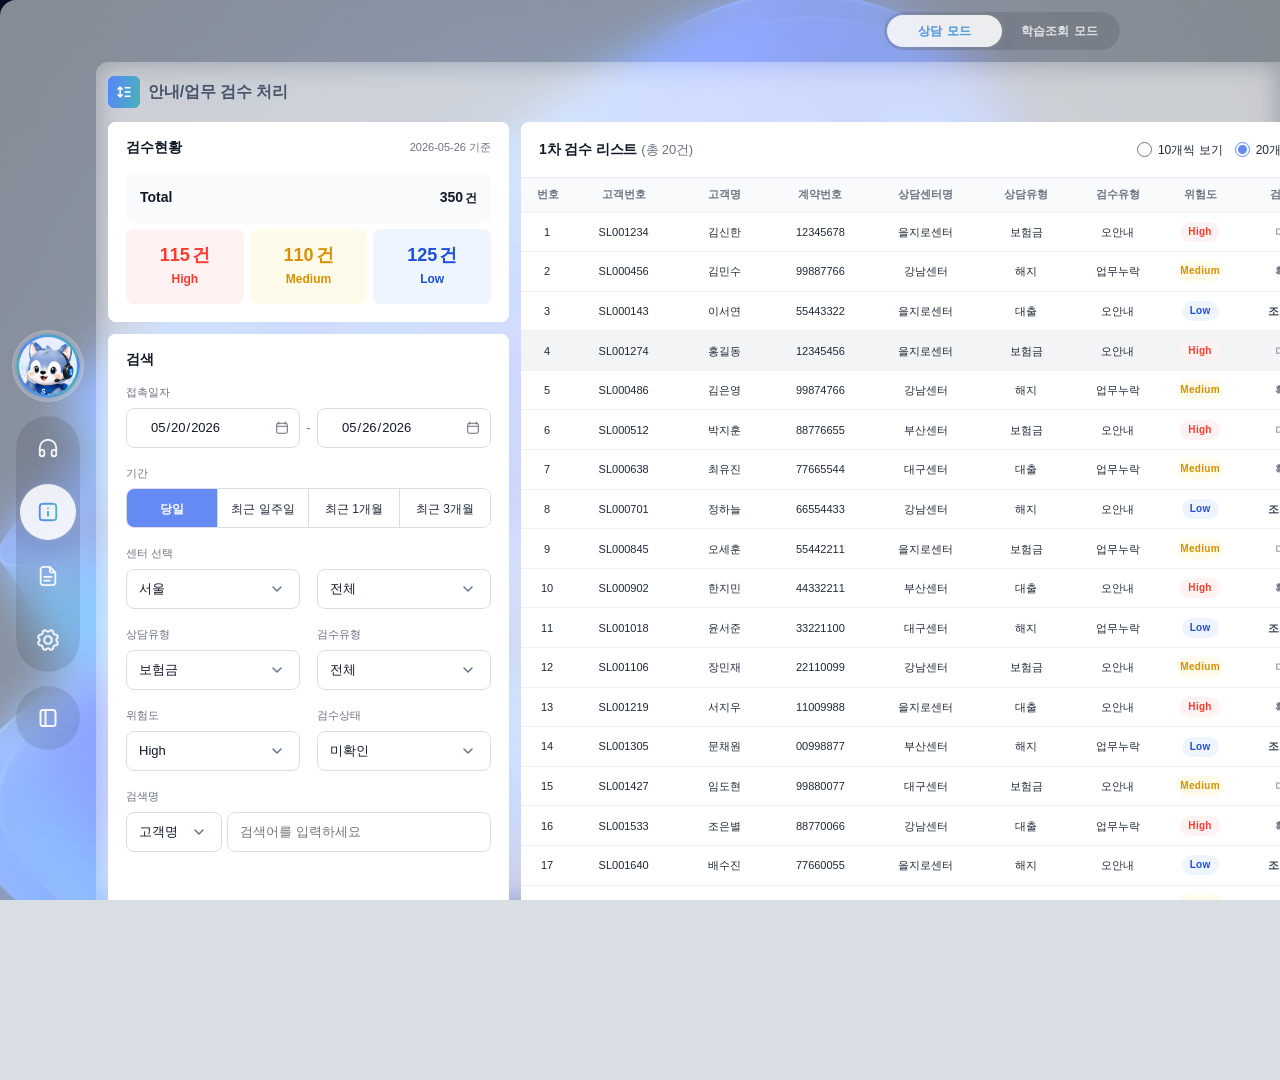
<file: crm-dashboard/src/pages/inspection-review.html>
﻿<!doctype html>
<html lang="ko">
<head>
  <meta charset="utf-8" />
  <meta name="viewport" content="width=device-width, initial-scale=1" />
  <title>신한라이프 AI · 안내/업무 검수 처리</title>
  <script>
    
    (function () {
      try {
        if (window.self === window.top) {
          window.location.replace('app.html#page=3');
        }
      } catch (_) {  }
    })();
  </script>
  <link rel="stylesheet" href="../styles/design-system/index.css">
  <style>
    @import url("../styles/design-system/components/column-header.css");

    

    *, *::before, *::after { box-sizing: border-box; }
    html, body {
      margin: 0;
      padding: 0;
      height: 100%;
      background: transparent;
    }
    body {
      background: transparent;
      color: var(--color-text-strong) !important;
      font-family: var(--font-family-sans);
      font-size: var(--type-body-fs);
      line-height: var(--lh-normal);
      -webkit-font-smoothing: antialiased;
    }
    button, input, textarea, select { font: inherit; color: inherit; }
    button { cursor: pointer; background: none; border: 0; padding: 0; }
    input:focus, textarea:focus, select:focus { outline: none; }
    table { border-collapse: collapse; }

    
    .page3-content {
      --page-gap: var(--space-md);
      --page-panel-inline-pad: 12px;
      --page-panel-inline-pad-total: calc(var(--page-panel-inline-pad) * 2);
      --page2-col-1: 425px;
      --page2-col-3: 448px;
      --page2-col-2: calc(100% - var(--page2-col-1) - var(--page2-col-3) - (var(--page-gap) * 2));
      --page-left-combined-width: calc(var(--page2-col-1) + var(--page-gap) + var(--page2-col-2));
      --page3-filter-card-w: calc(var(--page2-col-1) - var(--page-panel-inline-pad-total));
      --page2-col-1-compact: 360px;
      --page2-col-3-compact: 360px;
      --page2-col-2-compact: calc(100% - var(--page2-col-1-compact) - var(--page2-col-3-compact) - (var(--page-gap) * 2));
      --page-left-combined-width-compact: calc(var(--page2-col-1-compact) + var(--page-gap) + var(--page2-col-2-compact));
      --page3-filter-card-w-compact: calc(var(--page2-col-1-compact) - var(--page-panel-inline-pad-total));
      height: 100vh; max-height: 100vh;
      width: 100%;
      overflow: hidden;
      display: flex; flex-direction: column;
      background: transparent;
    }

    
    .ws {
      flex: 1 1 auto; min-height: 0;
      display: grid;
      grid-template-columns: var(--page-left-combined-width) minmax(0, 1fr);
      gap: var(--page-gap);
      padding: 0 12px 12px 0;
    }

    .col {
      border-radius: var(--radius-outer);
      
      padding: 0 12px 12px;
      display: flex; flex-direction: column; gap: 0;
      min-width: 0; min-height: 0;
    }
    
    .col--list {
      grid-column: 1;
      align-self: stretch;
    }

    .ws > .col:not(.col--list) {
      grid-column: 2;
      align-self: stretch;
      overflow: hidden;
    }

    .col > .card + .card,
    .col > .stat-summary-card + .card {
      margin-top: var(--space-md);
    }

    .review-layout {
      flex: 1 1 auto;
      min-height: 0;
      display: grid;
      grid-template-columns: var(--page3-filter-card-w) minmax(0, 1fr);
      gap: var(--page-gap);
    }

    .review-layout__side,
    .review-layout__main {
      min-width: 0;
      min-height: 0;
    }

    
    .review-layout__side {
      display: flex;
      flex-direction: column;
      gap: var(--space-md);
      min-width: 0;
      min-height: 0;
    }

    .review-layout__main {
      display: flex;
      flex-direction: column;
    }

    .review-layout__side .stat-row__risk {
      grid-template-columns: repeat(3, minmax(0, 1fr)) !important;
    }

    .review-layout__side .filter-grid {
      grid-template-columns: minmax(0, 1fr);
      row-gap: var(--space-sm);
    }

    .review-layout__side .filter-grid__label {
      align-self: end;
    }

    .review-layout__side .filter-grid__field {
      width: 100%;
      align-items: flex-start;
    }

    .review-layout__side .filter-grid__field .seg,
    .review-layout__side .filter-grid__field .select,
    .review-layout__side .filter-grid__field .input {
      max-width: 100%;
    }

    .review-layout__side .filter-check-grid {
      grid-template-columns: repeat(2, minmax(0, 1fr));
      column-gap: var(--space-sm);
    }

    .filter-card--side .card__body--filter {
      flex: 1 1 auto;
      min-height: 0;
      display: flex !important;
      flex-direction: column;
      padding: 0 !important;
      overflow-x: hidden;
      overflow-y: auto;
    }

    .filter-card--side {
      flex: 1 1 auto;
      min-height: 0;
      
      
      --filter-dual-inline-gap: 5px;
    }

    .filter-card--side .filter-grid {
      flex: 1 1 auto;
      min-height: 0;
      display: flex;
      flex-direction: column;
      gap: 18px;
      align-items: stretch;
      justify-content: flex-start;
      padding: 16px var(--layout-card-padding) var(--layout-card-padding);
    }

    .filter-card--side .filter-group {
      display: flex;
      flex-direction: column;
      min-width: 0;
      width: 100%;
      align-items: stretch;
    }

    .filter-card--side .filter-grid__label {
      display: block;
      width: auto;
      margin: 0 0 var(--space-sm);
      align-self: flex-start;
      text-align: left;
      font-size: var(--type-body-fs);
      font-weight: var(--fw-semibold);
      color: var(--color-text-strong);
      line-height: var(--lh-snug);
    }

    .filter-card--side .filter-grid__field {
      width: 100%;
      min-width: 0;
      margin: 0;
      justify-content: flex-start;
      align-items: stretch;
    }

    .filter-card--side .filter-grid__field--stack {
      display: grid;
      grid-template-columns: minmax(0, 1fr);
      gap: var(--space-sm);
    }

    .filter-card--side .filter-grid__field--date {
      display: flex !important;
      flex-direction: row;
      align-items: center;
      flex-wrap: nowrap;
      gap: var(--filter-dual-inline-gap);
      width: 100%;
    }
    .filter-card--side .filter-grid__field--date > .date-field {
      flex: 1 1 0;
      min-width: 0;
    }

    
    .filter-card--side .filter-grid__field--date .date-range-sep,
    .filter-card--side .filter-grid__field--center-split > .date-range-sep,
    .filter-card--side .filter-pair-row > .date-range-sep.filter-field-width-gutter {
      flex: 0 0 auto;
      box-sizing: border-box;
      min-width: 1ch;
      width: 1ch;
      padding: 0;
      text-align: center;
      line-height: 1;
    }
    .filter-card--side .filter-grid__field--date .date-range-sep {
      color: var(--color-text-muted);
      font-size: var(--type-body-fs);
      font-weight: var(--fw-medium);
      user-select: none;
    }
    .filter-card--side .filter-grid__field--center-split > .date-range-sep.filter-field-width-gutter {
      color: transparent;
    }

    .filter-card--side .filter-pair-row {
      display: flex;
      flex-direction: row;
      align-items: flex-end;
      flex-wrap: nowrap;
      gap: var(--filter-dual-inline-gap);
      width: 100%;
    }

    .filter-card--side .filter-pair-row .filter-group {
      flex: 1 1 0;
      min-width: 0;
    }

    .filter-card--side .filter-field-width-gutter {
      color: transparent;
      align-self: center;
      flex-shrink: 0;
      pointer-events: none;
    }

    .filter-card--side .filter-field {
      display: flex;
      flex-direction: column;
      gap: var(--space-xxs);
      min-width: 0;
      width: 100%;
      align-items: stretch;
    }

    .filter-card--side .filter-field__label {
      display: block;
      width: auto;
      margin: 0;
      text-align: left;
      font-size: var(--type-caption-fs);
      font-weight: var(--fw-medium);
      color: var(--color-text-soft);
      line-height: var(--lh-tight);
    }

    .filter-card--side .input,
    .filter-card--side .select {
      width: 100%;
      min-width: 0;
    }

    .filter-card--side .input.input--date {
      width: 100% !important;
      min-width: 0;
      padding-left: var(--control-pad-x-sm);
      padding-right: 34px;
      text-align: center;
      cursor: pointer;
    }

    .filter-card--side .date-field {
      position: relative;
    }

    .filter-card--side .date-field__icon {
      position: absolute;
      right: var(--control-pad-x-sm);
      top: 50%;
      transform: translateY(-50%);
      width: 16px;
      height: 16px;
      color: var(--color-text-muted);
      pointer-events: none;
    }

    .filter-card--side .date-field__icon svg {
      display: block;
      width: 100%;
      height: 100%;
    }

    .filter-card--side .input.input--date::-webkit-calendar-picker-indicator {
      display: none;
      opacity: 0;
      pointer-events: none;
    }

    .filter-card--side .seg {
      width: 100%;
      margin: 0;
    }

    .filter-card--side .seg--count-2 { --seg-item-count: 2; }
    .filter-card--side .seg--count-3 { --seg-item-count: 3; }

    .filter-card--side .seg__btn {
      flex: 1 1 0 !important;
      min-width: 0 !important;
      padding-inline: var(--space-xs) !important;
    }

    .filter-card--side .filter-grid__field--center-split {
      display: flex;
      flex-direction: row;
      align-items: center;
      flex-wrap: nowrap;
      gap: var(--filter-dual-inline-gap);
      width: 100%;
    }

    .filter-card--side .filter-grid__field--center-split .select--center-tier {
      flex: 1 1 0 !important;
      min-width: 0 !important;
      width: auto !important;
    }

    
    .filter-card--side .filter-grid__field--search-row {
      display: flex;
      flex-direction: row;
      align-items: stretch;
      gap: var(--filter-dual-inline-gap);
      min-height: var(--filter-control-height, 40px);
    }

    .filter-card--side .filter-grid__field--search-row .select--search-key {
      flex: 0 0 96px;
      width: 96px !important;
      min-width: 96px;
    }

    .filter-card--side .filter-grid__field--search-row .input {
      flex: 1 1 0 !important;
      min-width: 0 !important;
      width: auto !important;
      cursor: text;
    }

    .filter-card--side .filter-check-grid {
      display: flex;
      flex-wrap: wrap;
      align-items: center;
      justify-content: flex-start;
      width: 100%;
      min-height: 0;
      margin: 0;
      gap: var(--space-xs) var(--space-md);
    }

    .filter-card--side .filter-check-grid .check {
      flex: 0 1 auto;
      width: auto;
      min-width: 0;
      max-width: 100%;
      margin: 0;
      justify-content: flex-start;
      white-space: nowrap;
    }

    .card-action-bar {
      box-sizing: border-box;
      flex-shrink: 0;
      display: flex;
      align-items: center;
      justify-content: flex-end;
      gap: var(--space-sm);
      min-height: calc(var(--control-h-lg) + var(--space-sm) + var(--layout-card-padding));
      padding: var(--space-sm) var(--layout-card-padding) var(--layout-card-padding);
      border-top: 1px solid var(--color-border-default);
      background: var(--color-surface-card);
    }

    .card-action-bar .btn-primary,
    .card-action-bar .btn-ghost {
      height: var(--control-h-lg);
      min-height: var(--control-h-lg);
      border-radius: var(--radius-control);
      font-size: var(--type-ui-label-fs);
      line-height: 1;
    }

    .filter-card--side .card-action-bar {
      display: grid;
      grid-template-columns: repeat(2, minmax(0, 1fr));
      justify-content: stretch;
      width: 100%;
    }

    .filter-card--side .card-action-bar .btn-primary,
    .filter-card--side .card-action-bar .btn-ghost {
      width: 100%;
      min-width: 0;
    }

    .review-layout__main .review-list-card {
      align-self: stretch;
      flex: 1 1 auto;
      min-height: 0;
      height: 100%;
    }

    @media (max-width: 1280px) {
      .ws {
        grid-template-columns: var(--page-left-combined-width-compact) minmax(0, 1fr);
      }

      .review-layout {
        grid-template-columns: var(--page3-filter-card-w-compact) minmax(0, 1fr);
      }
    }
    
    .card {
      background: var(--color-surface-card);
      border-radius: var(--radius-card);
      overflow: hidden;
      display: flex; flex-direction: column;
      min-width: 0;
    }
    .card__head,
    .card-header {
      box-sizing: border-box;
      flex: 0 0 56px;
      height: 56px !important;
      min-height: 56px !important;
      max-height: 56px !important;
      padding: 0 16px !important;
      background: var(--color-surface-card);
      border-bottom: 1px solid var(--color-border-default);
      display: flex;
      align-items: center;
      justify-content: space-between;
      gap: var(--space-md);
      overflow: hidden;
    }
    .card-header > .page-size-radios {
      flex: 0 0 auto;
      min-width: 0;
    }

    
    .page-size-radios {
      display: inline-flex;
      flex-wrap: wrap;
      align-items: center;
      gap: var(--space-sm) var(--space-md);
      max-width: 100%;
    }
    .page-size-radios__item {
      display: inline-flex;
      align-items: center;
      gap: 6px;
      margin: 0;
      cursor: pointer;
      font-size: var(--type-small-fs);
      font-weight: var(--fw-medium);
      line-height: var(--type-small-lh);
      color: var(--color-text-default);
      user-select: none;
      white-space: nowrap;
    }
    .page-size-radios__input {
      width: 15px;
      height: 15px;
      margin: 0;
      flex-shrink: 0;
      accent-color: #658AF3;
      cursor: pointer;
    }
    .page-size-radios__label {
      cursor: pointer;
    }
    .card__head-lead {
      display: inline-flex; align-items: center; gap: var(--space-sm); min-width: 0;
    }
    .card__title {
      margin: 0;
      font-family: var(--font-sans) !important;
      font-size: var(--type-subheading-fs) !important;
      font-weight: var(--fw-semibold) !important;
      color: var(--color-text-strong);
      line-height: var(--lh-snug) !important;
      letter-spacing: -0.01em;
    }
    .card__title-sub {
      margin-left: 4px;
      color: var(--color-text-muted); font-size: var(--type-body-fs); font-weight: var(--fw-medium);
    }
    .card__body {
      padding: 16px;
      display: flex; flex-direction: column; gap: var(--space-md);
      min-width: 0;
    }
    .card__body--filter {
      padding: var(--layout-card-padding) var(--layout-card-padding) var(--space-2xl) !important;
      gap: var(--space-lg);
    }
    .card__body--flush { padding: 0; }
    .detail-card {
      display: flex;
      flex: 1.395 1 0;
      flex-direction: column;
      min-height: 0;
      overflow: hidden;
    }
    .detail-card__body {
      flex: 1 1 auto;
      min-height: 0;
      display: block !important;
      
      padding: 0 0 var(--layout-card-padding) !important;
      gap: 0 !important;
      overflow-x: hidden;
      overflow-y: auto;
      scrollbar-gutter: stable;
    }

    
    .stat-summary-card { flex-shrink: 0; }
    .stat-summary-card__body {
      padding: var(--layout-card-padding) !important;
      gap: var(--space-xs) !important;
    }
    .review-layout__side .stat-row__risk {
      align-items: stretch !important;
      grid-template-columns: repeat(3, minmax(0, 1fr)) !important;
    }
    .stat-summary-card__meta {
      color: var(--color-text-muted);
      font-size: var(--type-caption-fs);
      font-weight: var(--fw-medium);
      line-height: var(--lh-tight);
      white-space: nowrap;
    }

    
    .page3-content .stat-summary-card > .card__head,
    .page3-content .filter-card--side > .card__head {
      border-bottom: none !important;
      flex: 0 0 auto !important;
      height: auto !important;
      min-height: 0 !important;
      max-height: none !important;
      padding: 16px var(--layout-card-padding) 0 !important;
      overflow: visible;
    }
    .page3-content .stat-summary-card > .card__head + .stat-summary-card__body {
      padding: 16px var(--layout-card-padding) var(--layout-card-padding) !important;
    }
    .page3-content .filter-card--side > .card__head + .card__body--filter {
      padding: 0 !important;
    }

    .stat-row {
      
      position: relative;
      display: flex;
      flex-direction: column;
      align-items: stretch;
      gap: var(--space-xs);
      flex-shrink: 0;
    }

    .stat-total-bar {
      display: flex;
      flex-direction: row;
      align-items: center;
      justify-content: space-between;
      box-sizing: border-box;
      width: 100%;
      min-height: 50px;
      padding: 0 14px;
      border-radius: var(--r-md);
      background: var(--color-surface-soft);
      border: 0;
    }

    .stat-total-bar__name {
      font-size: var(--type-subheading-fs);
      font-weight: var(--type-subheading-fw);
      line-height: var(--type-subheading-lh);
      color: var(--color-text-strong);
    }

    .stat-total-bar__val {
      font-size: var(--type-subheading-fs);
      font-weight: var(--type-subheading-fw);
      line-height: var(--type-subheading-lh);
      color: var(--color-text-strong);
      font-variant-numeric: tabular-nums;
    }

    .stat-total-bar__val .stat-cell__unit {
      font-size: var(--type-small-fs);
      font-weight: var(--fw-semibold);
      margin-left: 2px;
    }

    .stat-row__risk {
      display: grid !important;
      grid-template-columns: repeat(3, minmax(0, 1fr)) !important;
      align-items: stretch;
      gap: var(--space-xs);
      min-width: 0;
    }

    .stat-row__risk .stat-cell {
      display: flex;
      flex-direction: column;
      align-items: center;
      justify-content: center;
      text-align: center;
      gap: 4px;
      min-height: 75px;
      padding: 10px 12px;
      border-radius: var(--r-md);
      border: 0;
      min-width: 0;
      box-sizing: border-box;
    }

    .stat-row__risk .stat-cell__name {
      display: block;
      width: auto;
      text-align: center !important;
      font-size: var(--type-small-fs);
      font-weight: var(--type-subheading-fw);
      line-height: var(--type-small-lh);
      white-space: nowrap;
    }

    .stat-row__risk .stat-cell__val {
      display: block;
      width: auto;
      text-align: center !important;
      font-size: var(--type-heading-fs);
      font-weight: var(--type-heading-fw);
      line-height: var(--type-heading-lh);
    }

    .stat-row__risk .stat-cell__unit {
      color: inherit;
      font-size: inherit;
      font-weight: inherit;
      line-height: inherit;
    }

    
    .stat-row__risk .stat-cell--high {
      background: var(--color-status-danger-soft);
    }
    .stat-row__risk .stat-cell--high .stat-cell__name { color: var(--color-status-danger); }
    .stat-row__risk .stat-cell--high .stat-cell__val { color: var(--color-status-danger); }

    .stat-row__risk .stat-cell--medium {
      background: var(--color-status-warning-soft);
    }
    .stat-row__risk .stat-cell--medium .stat-cell__name { color: var(--color-status-warning); }
    .stat-row__risk .stat-cell--medium .stat-cell__val { color: var(--color-status-warning); }

    .stat-row__risk .stat-cell--low {
      background: var(--c-blue-100);
    }
    .stat-row__risk .stat-cell--low .stat-cell__name { color: var(--c-blue-700); }
    .stat-row__risk .stat-cell--low .stat-cell__val { color: var(--c-blue-700); }

    .stat-cell__name {
      display: block;
      width: 100%;
      font-size: var(--type-caption-fs); font-weight: var(--fw-semibold);
      line-height: var(--type-caption-lh);
      white-space: nowrap;
      text-align: left;
    }
    .stat-cell__val {
      display: block;
      width: 100%;
      font-size: var(--type-heading-fs); font-weight: var(--fw-bold);
      line-height: var(--lh-tight);
      text-align: left;
    }
    .stat-cell__unit {
      font-size: var(--type-small-fs); font-weight: var(--fw-semibold);
      margin-left: 2px;
    }

    .stat-cell--high {
      background: var(--color-status-danger-soft);
      border-color: var(--color-status-danger);
    }
    .stat-cell--high .stat-cell__name { color: var(--color-status-danger); font-weight: var(--fw-semibold); }
    .stat-cell--high .stat-cell__val  { color: var(--color-status-danger); }

    .stat-cell--medium {
      background: var(--color-status-warning-soft);
      border-color: var(--color-status-warning);
    }
    .stat-cell--medium .stat-cell__name { color: var(--color-status-warning); font-weight: var(--fw-semibold); }
    .stat-cell--medium .stat-cell__val  { color: var(--color-status-warning); }

    .stat-cell--low {
      background: var(--c-blue-100);
      border-color: var(--c-blue-400);
    }
    .stat-cell--low .stat-cell__name { color: var(--c-blue-700); font-weight: var(--fw-semibold); }
    .stat-cell--low .stat-cell__val  { color: var(--c-blue-700); }

    
    .filter-grid {
      --filter-control-height: 40px;
      display: grid;
      grid-template-columns: 88px minmax(0, 1fr);
      column-gap: var(--space-lg);
      row-gap: var(--space-xs);
      align-items: center;
    }
    .filter-grid__label {
      font-size: var(--type-body-fs); font-weight: var(--fw-semibold);
      line-height: var(--type-body-lh);
      color: var(--color-text-muted);
    }
    .filter-grid__field {
      display: inline-flex;
      align-items: center !important;
      flex-wrap: wrap;
      gap: var(--space-sm);
      min-height: var(--filter-control-height, 40px);
    }

    .input, .select {
      height: var(--filter-control-height, 40px) !important;
      min-height: var(--filter-control-height, 40px) !important;
      padding: 0 14px;
      border: 1px solid var(--color-border-strong);
      border-radius: var(--radius-control);
      background: var(--color-surface-card);
      color: var(--color-text-strong);
      font-size: var(--type-body-fs);
      line-height: var(--type-body-lh);
      display: inline-flex;
      align-items: center;
      box-sizing: border-box;
      vertical-align: middle;
    }
    .input:focus, .select:focus { border-color: var(--color-text-secondary); }
    .input--date { width: 142px; padding-right: 10px; }
    .input--name { min-width: 0; flex: 1 1 160px; }

    .filter-grid .seg {
      --seg-item-w: 92px;
      display: inline-flex;
      align-items: stretch;
      height: var(--filter-control-height, 40px) !important;
      min-height: var(--filter-control-height, 40px) !important;
      align-self: center;
      flex: 0 0 auto;
      border: 1px solid var(--color-border-strong);
      border-radius: var(--radius-control);
      overflow: hidden;
      box-sizing: border-box;
      vertical-align: middle;
      background: var(--color-surface-card);
    }
    .filter-grid .seg--count-2 { --seg-item-w: 92px; }
    .filter-grid .seg--count-3 { --seg-item-w: 80px; }
    .filter-grid .seg__btn {
      flex: 1 1 0 !important;
      min-width: 0 !important;
      height: var(--filter-control-height, 40px) !important;
      min-height: var(--filter-control-height, 40px) !important;
      padding: 0 var(--control-pad-x-md);
      background: var(--color-surface-card);
      color: var(--color-text-default);
      font-size: var(--type-ui-label-fs);
      font-weight: var(--fw-medium);
      line-height: var(--type-body-lh);
      display: inline-flex;
      align-items: center;
      justify-content: center;
      border: none;
      border-radius: 0;
      box-sizing: border-box;
      align-self: stretch;
      margin: 0;
      white-space: nowrap;
    }
    .filter-grid .seg__btn + .seg__btn { border-left: 1px solid var(--color-border-strong); }
    .filter-grid .seg__btn:hover { background: var(--color-surface-soft); color: var(--color-text-secondary); }
    
    .filter-grid .seg__btn.is-active {
      background: #658AF3 !important;
      color: var(--color-text-inverse) !important;
      font-weight: var(--fw-bold) !important;
      box-shadow: none !important;
    }
    .filter-grid .seg__btn.is-active:hover {
      background: #658AF3 !important;
      color: var(--color-text-inverse) !important;
      box-shadow: none !important;
    }

    .check-list-h {
      display: flex; flex-wrap: wrap; gap: var(--space-xs) 16px;
    }

    
    .filter-check-grid {
      --filter-option-width: 84px;
      display: grid;
      grid-template-columns: repeat(4, var(--filter-option-width));
      align-items: center;
      column-gap: var(--space-md);
      row-gap: var(--space-xs);
      justify-content: start;
      min-width: 0;
      min-height: var(--filter-control-height, 40px);
    }
    .filter-check-grid .check {
      min-width: var(--filter-option-width);
      width: var(--filter-option-width);
      max-width: 100%;
      margin: 0;
      justify-content: flex-start;
    }

    
    .filter-grid__field--center-split {
      display: flex;
      flex-wrap: nowrap;
      align-items: center;
      gap: var(--space-sm);
      min-width: 0;
    }
    .filter-grid__field--center-split .select--center-tier {
      flex: 0 0 auto;
      min-width: 140px;
      width: 140px;
    }
    .check {
      display: inline-flex;
      align-items: center;
      gap: var(--space-xs);
      min-height: var(--filter-control-height, 40px);
      font-size: var(--type-body-fs);
      color: var(--color-text-default);
      line-height: var(--type-body-lh);
      cursor: pointer;
    }
    .check input[type="checkbox"] {
      width: 18px; height: 18px; margin: 0;
      accent-color: var(--color-text-secondary);
    }
    .check--all { font-weight: var(--fw-bold); color: var(--color-text-strong); }

    .filter-actions {
      display: flex; justify-content: center; gap: var(--space-sm);
      margin-top: var(--space-sm);
      padding-bottom: 0;
    }
    .btn-primary {
      height: var(--control-h-lg);
      padding: 0 var(--control-pad-x-lg);
      background: var(--c-neutral-800);
      color: var(--color-text-inverse);
      border-radius: var(--radius-control);
      font-size: var(--type-ui-label-fs);
      font-weight: var(--fw-bold);
      line-height: 1;
      display: inline-flex;
      align-items: center;
      justify-content: center;
      border: 1px solid transparent;
    }
    .btn-primary:hover { background: var(--c-neutral-900); }
    .page3-content .filter-card--side .card-action-bar .btn-primary,
    .page3-content .followup-card > .followup-card__footer .btn-primary {
      background: linear-gradient(100deg, rgba(65, 208, 140, 0) 0%, rgba(65, 208, 140, 0.6) 100%), #5785FB !important;
      border-color: transparent !important;
      color: var(--color-text-inverse) !important;
    }
    .page3-content .filter-card--side .card-action-bar .btn-primary:hover,
    .page3-content .followup-card > .followup-card__footer .btn-primary:hover {
      background: linear-gradient(100deg, rgba(65, 208, 140, 0) 0%, rgba(65, 208, 140, 0.6) 100%), #5785FB !important;
      border-color: transparent !important;
      filter: brightness(0.93);
    }
    .btn-ghost {
      height: var(--control-h-lg);
      padding: 0 var(--control-pad-x-lg);
      background: var(--color-surface-card);
      color: var(--color-text-default);
      border: 1px solid var(--color-border-strong);
      border-radius: var(--radius-control);
      font-size: var(--type-ui-label-fs);
      font-weight: var(--fw-semibold);
      line-height: 1;
      display: inline-flex;
      align-items: center;
      justify-content: center;
    }
    .btn-ghost:hover { background: var(--color-surface-soft); border-color: var(--color-border-strong); }

    .page3-content .filter-card--side .card-action-bar .btn-ghost,
    .page3-content .followup-card > .followup-card__footer .btn-ghost {
      position: relative;
      border-color: transparent !important;
      background: var(--color-surface-card) !important;
      background-image:
        linear-gradient(100deg, rgba(65, 208, 140, 0) 0%, rgba(65, 208, 140, 0.6) 100%),
        linear-gradient(#5785FB, #5785FB) !important;
      background-clip: text !important;
      -webkit-background-clip: text !important;
      color: transparent !important;
      -webkit-text-fill-color: transparent !important;
      isolation: isolate;
    }

    .page3-content .filter-card--side .card-action-bar .btn-ghost::before,
    .page3-content .followup-card > .followup-card__footer .btn-ghost::before {
      content: "";
      position: absolute;
      inset: 0;
      border: 1px solid transparent;
      border-radius: inherit;
      background: linear-gradient(100deg, rgba(65, 208, 140, 0) 0%, rgba(65, 208, 140, 0.6) 100%), #5785FB;
      -webkit-mask: linear-gradient(#fff 0 0) padding-box, linear-gradient(#fff 0 0);
      -webkit-mask-composite: xor;
      mask-composite: exclude;
      pointer-events: none;
    }

    .page3-content .filter-card--side .card-action-bar .btn-ghost:hover,
    .page3-content .followup-card > .followup-card__footer .btn-ghost:hover {
      background-color: var(--color-surface-soft) !important;
      filter: brightness(0.96);
    }

    
    .table-wrap {
      width: 100%;
      overflow-x: hidden;
    }
    .table {
      width: 100%;
      height: 100%;
      table-layout: fixed;
      font-size: var(--type-body-fs);
    }
    .table thead th {
      height: 34px;
      padding: 6px 8px;
      background: var(--color-surface-soft);
      color: var(--color-text-muted);
      font-size: var(--type-caption-fs); font-weight: var(--fw-bold); text-align: center;
      
      line-height: 1.2;
      border-bottom: 1px solid color-mix(in srgb, var(--color-border-default) 63%, transparent);
      white-space: nowrap;
      overflow: visible;
      text-overflow: clip;
      vertical-align: middle;
    }
    .table tbody tr {
      height: calc((100% - 34px) / 20);
    }
    .table tbody td {
      padding: 0 12px;
      color: var(--color-text-default);
      font-size: var(--type-caption-fs);
      line-height: 1.1;
      border-bottom: 1px solid color-mix(in srgb, var(--color-border-default) 63%, transparent);
      white-space: nowrap;
      overflow: visible;
      text-overflow: clip;
      vertical-align: middle;
      text-align: center;
    }
    .table th:nth-child(1), .table td:nth-child(1) { width: 5%; }
    .table th:nth-child(2), .table td:nth-child(2) { width: 12%; }
    .table th:nth-child(3), .table td:nth-child(3) { width: 10%; }
    .table th:nth-child(4), .table td:nth-child(4) { width: 11%; }
    .table th:nth-child(5), .table td:nth-child(5) { width: 12%; }
    .table th:nth-child(6), .table td:nth-child(6) { width: 10%; }
    .table th:nth-child(7), .table td:nth-child(7) { width: 10%; }
    .table th:nth-child(8), .table td:nth-child(8) { width: 8%; }
    .table th:nth-child(9), .table td:nth-child(9) { width: 12%; }
    .table th:nth-child(10), .table td:nth-child(10) {
      width: 10%;
      min-width: 92px;
    }
    .table th:first-child {
      padding-left: calc(var(--space-md) + 4px);
      padding-right: var(--space-md);
    }
    .table tbody td:first-child {
      padding-left: calc(var(--space-md) + 8px);
      padding-right: calc(var(--space-md) + 4px);
    }
    
    .table th:nth-child(n+2):nth-child(-n+9) {
      padding-left: calc(8px + 4px);
    }
    .table tbody td:nth-child(n+2):nth-child(-n+9) {
      padding-left: calc(8px + 8px);
    }
    
    .review-list-card .table thead th:nth-child(10),
    .review-list-card .table tbody td:nth-child(10) {
      padding-left: calc(var(--space-md) - 4px) !important;
      padding-right: calc(var(--space-md) + 12px) !important;
    }
    .table th:nth-child(8),
    .table td:nth-child(8),
    .table th:nth-child(9),
    .table td:nth-child(9) {
      text-align: center !important;
    }
    .table td:nth-child(8) .risk,
    .table td:nth-child(9) .status {
      margin-inline: auto;
    }
    .table tbody td:nth-child(8),
    .table tbody td:nth-child(9) {
      text-align: center;
    }
    .table tbody td:nth-child(8) {
      display: table-cell;
    }
    .table tbody td:nth-child(8) .risk {
      display: flex;
      width: max-content;
      max-width: 100%;
      vertical-align: middle;
    }
    .table tbody tr:last-child td { border-bottom: 0; }
    .table tbody tr:hover { background: var(--color-surface-soft); cursor: pointer; }
    .table tbody tr.is-active { background: var(--c-neutral-100); }
    .table__num {
      color: var(--color-text-muted);
      font-variant-numeric: tabular-nums;
      text-align: center !important;
      letter-spacing: 0;
    }
    .table__num-value {
      display: inline-flex;
      justify-content: center;
      width: 2ch;
      font-variant-numeric: tabular-nums;
      line-height: inherit;
    }

    .review-list-card {
      flex: 1 1 auto;
      min-height: 0;
      height: 100%;
    }
    .review-list-card > .card__body--flush {
      flex: 1 1 auto;
      min-height: 0;
      display: flex !important;
      flex-direction: column !important;
    }
    
    .review-list-card .table-wrap {
      flex: 1 1 auto;
      min-height: 0;
      overflow-y: hidden;
      overflow-x: hidden;
    }
    .review-list-card .pager {
      margin-top: 0;
      flex: 0 0 auto;
    }

    
    .risk {
      display: inline-flex; align-items: center; justify-content: center;
      padding: 1px 8px; border-radius: var(--radius-pill);
      font-size: var(--type-caption-fs); font-weight: var(--fw-bold);
      letter-spacing: 0.3px;
    }
    .risk--high   { background: var(--color-status-danger-soft); color: var(--color-status-danger); }
    .risk--medium { background: var(--color-status-warning-soft); color: var(--color-status-warning); }
    .risk--low    { background: var(--c-blue-100); color: var(--c-blue-700); }

    
    .table .risk {
      padding: 0 7px;
      line-height: 1.15;
      letter-spacing: 0.2px;
    }

    
    .status {
      display: inline-flex; align-items: center; justify-content: center;
      font-size: inherit;
      font-weight: inherit;
      color: inherit;
    }
    .table .status::before,
    .table .status::after {
      content: none !important;
      display: none !important;
    }
    .status--unchecked,
    .status--checking,
    .status--done { color: inherit; font-weight: inherit; }

    .table .status {
      line-height: 1.1;
    }

    
    .pager {
      display: flex; justify-content: center; align-items: center;
      gap: var(--space-xxs);
      padding: var(--space-sm) var(--layout-card-padding) var(--layout-card-padding);
      border-top: 1px solid var(--color-border-default);
    }
    .pager__btn {
      min-width: var(--control-h-sm);
      height: var(--control-h-sm);
      padding: 0 var(--space-sm);
      border: 1px solid transparent;
      background: transparent;
      color: var(--color-text-muted);
      font-size: var(--type-ui-label-fs);
      font-weight: var(--fw-medium);
      border-radius: var(--radius-control);
      line-height: 1;
    }
    .pager__btn:hover { background: var(--c-neutral-100); color: var(--color-text-strong); }
    .pager__btn.is-active {
      background: var(--c-neutral-800);
      color: var(--color-text-inverse);
      font-weight: var(--fw-bold);
    }
    .page3-content .review-list-card .pager__btn.is-active {
      background: #658AF3 !important;
      border-color: transparent !important;
      color: var(--color-text-inverse) !important;
      box-shadow: none !important;
    }
    .page3-content .review-list-card .pager__btn.is-active:hover {
      background: #658AF3 !important;
      color: var(--color-text-inverse) !important;
    }
    .pager__btn--edge {
      width: var(--control-h-sm);
      padding: 0;
      color: var(--color-text-strong);
      font-weight: var(--fw-semibold);
    }
    .pager__icon {
      width: 22px;
      height: 22px;
      display: block;
      flex-shrink: 0;
      margin: 0 auto;
    }

    
    .mini-grid {
      --detail-cell-pad: var(--space-lg);
      --detail-label-w: 76px;
      position: relative;
      display: flex;
      flex-direction: column;
      gap: 0;
      align-items: stretch;
      overflow: hidden;
      isolation: isolate;
    }
    .mini-grid::before {
      display: none;
    }
    .mini-grid::after {
      display: none;
    }
    .mini-grid__divider {
      display: none;
    }
    .mini-grid__divider--h-left {
      display: none;
    }
    .mini-card {
      background: transparent;
      border: none;
      border-radius: 0;
      padding: var(--detail-cell-pad) !important;
      display: flex; flex-direction: column; gap: var(--space-sm) !important;
      min-width: 0;
      position: relative;
    }

    .mini-card + .mini-card {
      border-top: none;
    }
    .mini-card + .mini-card::before {
      content: "";
      position: absolute;
      top: 0;
      left: var(--detail-cell-pad);
      right: var(--detail-cell-pad);
      height: 1px;
      background: var(--color-border-subtle);
      pointer-events: none;
    }

    .mini-card--customer,
    .mini-card--ai,
    .mini-card--history {
      border-right: 0;
    }

    .mini-card--customer,
    .mini-card--ai,
    .mini-card--history,
    .mini-card--stt,
    .mini-card--knowledge {
      grid-area: auto;
    }

    .mini-card__head {
      display: flex; align-items: center; justify-content: space-between; gap: var(--space-sm);
    }
    
    .mini-card__title {
      margin: 0 0 var(--space-xs) !important;
      font-size: var(--type-subheading-fs) !important;
      font-weight: var(--type-subheading-fw) !important;
      color: var(--color-text-strong) !important;
      letter-spacing: 0.02em !important;
      line-height: var(--type-subheading-lh) !important;
    }

    
    .cust-head {
      display: flex; align-items: baseline; gap: var(--space-sm);
    }
    .cust-name {
      font-size: var(--type-body-fs); font-weight: var(--type-body-strong-fw); line-height: var(--type-body-lh); color: var(--color-text-strong);
    }
    .cust-sub {
      font-size: var(--type-caption-fs); font-weight: var(--type-caption-fw); line-height: var(--type-caption-lh); color: var(--color-text-muted);
    }
    .cust-list {
      list-style: none; margin: 0; padding: 0;
      display: flex; flex-direction: column; gap: var(--space-xxs);
    }
    .cust-list li {
      display: grid; grid-template-columns: var(--detail-label-w) minmax(0, 1fr); gap: var(--space-sm);
      font-size: var(--type-body-fs);
      min-height: 22px;
      align-items: baseline;
    }
    .cust-list li.cust-list__phone {
      grid-template-columns: var(--detail-label-w) minmax(0, 1fr);
      align-items: baseline;
    }
    .cust-list__phone-value-row {
      display: inline-flex;
      align-items: center;
      gap: var(--space-sm);
      flex-wrap: wrap;
      min-width: 0;
    }
    .cust-list dt, .cust-list .label { color: var(--color-text-muted); font-size: var(--type-caption-fs); font-weight: var(--type-caption-fw); line-height: var(--type-caption-lh); }
    .cust-list dd, .cust-list .value { margin: 0; color: var(--color-text-default); font-size: var(--type-body-fs); font-weight: var(--type-body-fw); line-height: var(--type-body-lh); overflow-wrap: anywhere; }

    
    .cust-list li.info-kv,
    .history__item.info-kv {
      display: grid;
      grid-template-columns: var(--detail-label-w) minmax(0, 1fr);
      align-items: baseline;
      gap: var(--space-sm);
      min-height: 22px;
      
      justify-content: unset;
      flex: unset;
    }
    .history__item.info-kv::before { display: none; } 
    .btn-secondary {
      height: 30px; padding: 0 12px;
      border: 1px solid var(--color-border-strong);
      background: var(--color-surface-card); color: var(--color-text-default);
      border-radius: var(--radius-control);
      font-size: var(--type-small-fs); font-weight: var(--fw-semibold);
    }
    .btn-secondary:hover { border-color: var(--color-text-secondary); color: var(--color-text-secondary); }
    .btn-secondary--inline {
      height: 28px;
      padding: 0 10px;
      font-size: var(--type-small-fs);
      white-space: nowrap;
    }

    
    .stt-mini.ai-result {
      max-height: 220px;
      overflow-y: auto;
    }

    
    .ai-result {
      display: flex; flex-direction: column; gap: var(--space-xs);
    }
    .ai-result__row {
      display: grid;
      grid-template-columns: var(--detail-label-w) minmax(0, 1fr);
      gap: var(--space-sm);
      align-items: baseline;
      min-height: 22px;
    }
    .ai-result__label {
      color: var(--color-text-muted);
      font-size: var(--type-caption-fs);
      font-weight: var(--type-caption-fw);
      line-height: var(--type-caption-lh);
    }
    .ai-result__value {
      color: var(--color-text-default);
      font-size: var(--type-body-fs);
      font-weight: var(--type-body-fw);
      line-height: var(--type-body-lh);
      min-width: 0;
      overflow-wrap: anywhere;
    }
    .reason-list {
      list-style: none; margin: 0; padding: 0;
      display: flex; flex-direction: column; gap: var(--space-xxs);
    }
    .reason-list li {
      position: relative; padding-left: var(--space-md);
      font-size: var(--type-body-fs); font-weight: var(--type-body-fw); color: var(--color-text-default); line-height: var(--type-body-lh);
    }
    .reason-list li::before {
      content: ""; position: absolute; left: 0; top: var(--space-xs);
      width: var(--space-xxs); height: var(--space-xxs); border-radius: 50%; background: var(--color-text-muted);
    }

    
    .history {
      list-style: none; margin: 0; padding: 0;
      display: flex; flex-direction: column; gap: var(--space-xxs);
    }
    .history__item {
      display: grid; grid-template-columns: var(--detail-label-w) minmax(0, 1fr); gap: var(--space-sm);
      min-height: 22px;
      align-items: baseline;
      font-size: var(--type-body-fs);
    }
    .history__item:last-child { border-bottom: 0; }
    .history__date { color: var(--color-text-muted); font-size: var(--type-caption-fs); font-weight: var(--type-caption-fw); line-height: var(--type-caption-lh); }
    .history__label { color: var(--color-text-default); font-size: var(--type-body-fs); font-weight: var(--type-body-fw); line-height: var(--type-body-lh); }

    
    .sok-links {
      list-style: none;
      margin: 0;
      padding: 0;
      display: flex;
      flex-direction: column;
      gap: var(--space-xs);
    }
    .sok-links__link {
      display: inline-flex;
      align-items: center;
      width: fit-content;
      max-width: 100%;
      color: var(--color-text-secondary);
      font-size: var(--type-body-fs);
      font-weight: var(--type-body-fw);
      line-height: var(--type-body-lh);
      text-decoration: underline;
      text-decoration-color: var(--color-border-strong);
      text-underline-offset: 3px;
      overflow-wrap: anywhere;
    }
    .sok-links__link:hover {
      color: var(--color-text-strong);
      text-decoration-color: currentColor;
    }

    
    .empty {
      padding: var(--space-sm) 0;
      text-align: left;
      color: var(--color-text-soft);
      font-size: var(--type-caption-fs);
      line-height: var(--type-caption-lh);
      background: transparent;
      border-radius: 0;
    }

    
    .page3-content .followup-card > .card__head {
      border-bottom: none !important;
      height: auto !important;
      min-height: 0 !important;
      max-height: none !important;
      flex: 0 0 auto !important;
      padding: 16px var(--layout-card-padding) 0 !important;
    }
    .page3-content .followup-card > .card__head + .card__body {
      padding-top: 16px !important;
    }

    
    .followup-card {
      flex: 0.605 1 0;
      min-height: 0;
    }
    .followup-card__body {
      flex: 1 1 auto;
      min-height: 0;
      display: flex;
      flex-direction: column;
    }
    .followup-card > .followup-card__footer {
      display: grid;
      grid-template-columns: repeat(2, minmax(0, 1fr));
      justify-content: stretch;
      justify-items: stretch;
      width: 100%;
      align-items: center;
    }
    .followup-card > .followup-card__footer .btn-primary,
    .followup-card > .followup-card__footer .btn-ghost {
      width: 100%;
      min-width: 0;
      height: var(--control-h-lg);
      min-height: var(--control-h-lg);
    }
    .form-row {
      display: grid; grid-template-columns: 88px minmax(0, 1fr);
      align-items: center; gap: var(--space-md);
    }
    .form-row__label { font-size: var(--type-body-fs); color: var(--color-text-muted); font-weight: var(--fw-semibold); }
    .ta {
      width: 100%; min-height: 96px;
      padding: 10px 12px;
      border: 1px solid var(--color-border-strong);
      border-radius: var(--radius-control);
      background: var(--color-surface-card);
      font-size: var(--type-body-fs); color: var(--color-text-strong);
      resize: vertical;
    }
    .ta::placeholder { color: var(--color-text-soft); }
    .ta:focus { border-color: var(--color-text-secondary); }

    .followup-memo-row {
      flex: 1 1 auto;
      min-height: 0;
      align-items: stretch !important;
    }
    .followup-memo-row .form-row__label {
      padding-top: 8px;
    }
    .followup-memo-row .ta {
      height: 72px;
      min-height: 72px;
      resize: none;
    }

    .action-row {
      display: flex; justify-content: flex-end; gap: var(--space-sm);
      flex-shrink: 0;
    }

    .page3-content .ds-col-head__icon {
      width: 32px !important;
      height: 32px !important;
      min-width: 32px !important;
      flex: 0 0 32px !important;
      background: linear-gradient(100deg, rgba(65, 208, 140, 0) 0%, rgba(65, 208, 140, 0.6) 100%), #5785FB !important;
      color: var(--color-text-inverse) !important;
    }

    .page3-content .ds-col-head__icon svg {
      color: var(--color-text-inverse) !important;
    }

    .page3-content .ds-col-head__title {
      font-size: var(--fs-16) !important;
      font-weight: var(--fw-semibold) !important;
      line-height: var(--lh-snug) !important;
      letter-spacing: -0.01em !important;
    }

    
    @media (max-width: 1280px) {
      .mini-grid {
        grid-template-columns: 1fr;
        grid-template-areas:
          "customer"
          "ai"
          "stt"
          "history"
          "knowledge";
      }
      .mini-grid::before,
      .mini-grid::after,
      .mini-grid__divider {
        display: none;
      }
      .mini-card--customer,
      .mini-card--ai,
      .mini-card--history {
        border-right: 0;
      }
    }
    @media (max-width: 1080px) {
      .ws { grid-template-columns: 1fr; }
      .col--list,
      .ws > .col:not(.col--list) {
        grid-column: auto;
      }
      .review-layout {
        grid-template-columns: minmax(0, 1fr);
      }
    }
  </style>
</head>
<body>
  <!-- ============================================================
       Page3 Content (AppShell 의 MainContent 슬롯에만 들어감)
       - Header / LNB / Footer / 사용자 영역 / 모드 토글 없음
       - 오직 "검수 현황·검색·리스트 / 검수 상세·후속조치" 2-col 만 포함
       ============================================================ -->
  <div class="page3-content">
      <main class="ws" aria-label="안내/업무 검수 처리">

        <!-- ============================ 좌측 ============================ -->
        <section class="col col--list ds-outer-panel-glass" aria-label="검수 현황 · 검색 · 리스트">
          <header class="ds-panel-head ds-col-head">
            <span class="ds-col-head__lead">
              <span class="ds-col-head__icon" aria-hidden="true">
                <svg id="Scroll-list" viewBox="0 0 24 24" preserveAspectRatio="xMidYMid meet" fill="none" xmlns="http://www.w3.org/2000/svg" aria-hidden="true">
                  <path fill-rule="evenodd" clip-rule="evenodd" d="M8.96213 8.92451C9.35313 9.31751 9.98713 9.31551 10.3761 8.92651C10.7681 8.53551 10.7681 7.90351 10.3781 7.51251L7.53913 4.66851C7.53913 4.66851 7.53913 4.66751 7.53713 4.66651L7.52713 4.65651C7.43313 4.56651 7.32313 4.49651 7.20813 4.45051C6.97413 4.35551 6.68413 4.35851 6.45113 4.45451C6.34013 4.50151 6.23413 4.56951 6.14313 4.65651C6.14313 4.65651 6.14213 4.65851 6.14013 4.65951L6.13313 4.66651C6.12913 4.66951 6.13113 4.66851 6.13113 4.66851L3.29213 7.51251C2.90213 7.90351 2.90213 8.53551 3.29413 8.92651C3.68313 9.31551 4.31713 9.31751 4.70813 8.92451L5.83513 7.79551V16.2015L4.70813 15.0725C4.31713 14.6805 3.68313 14.6825 3.29413 15.0705C2.90213 15.4615 2.90213 16.0945 3.29213 16.4855L6.14313 19.3405C6.23713 19.4315 6.34713 19.5005 6.46213 19.5465C6.57713 19.5935 6.70313 19.6185 6.83513 19.6185C6.97113 19.6185 7.10113 19.5915 7.21913 19.5425C7.33013 19.4955 7.43613 19.4285 7.52713 19.3405L10.3781 16.4855C10.7681 16.0945 10.7681 15.4615 10.3761 15.0705C9.98713 14.6825 9.35313 14.6805 8.96213 15.0725L7.83513 16.2015V7.79551L8.96213 8.92451Z" fill="currentColor"/>
                  <path fill-rule="evenodd" clip-rule="evenodd" d="M13.5168 7.19727H19.9998C20.5528 7.19727 20.9998 6.75027 20.9998 6.19727C20.9998 5.64427 20.5528 5.19727 19.9998 5.19727H13.5168C12.9638 5.19727 12.5168 5.64427 12.5168 6.19727C12.5168 6.75027 12.9638 7.19727 13.5168 7.19727Z" fill="currentColor"/>
                  <path fill-rule="evenodd" clip-rule="evenodd" d="M20.0002 11.0977H13.5172C12.9642 11.0977 12.5172 11.5447 12.5172 12.0977C12.5172 12.6507 12.9642 13.0977 13.5172 13.0977H20.0002C20.5532 13.0977 21.0002 12.6507 21.0002 12.0977C21.0002 11.5447 20.5532 11.0977 20.0002 11.0977Z" fill="currentColor"/>
                  <path fill-rule="evenodd" clip-rule="evenodd" d="M20.0002 16.7988H13.5172C12.9642 16.7988 12.5172 17.2458 12.5172 17.7988C12.5172 18.3518 12.9642 18.7988 13.5172 18.7988H20.0002C20.5532 18.7988 21.0002 18.3518 21.0002 17.7988C21.0002 17.2458 20.5532 16.7988 20.0002 16.7988Z" fill="currentColor"/>
                </svg>
              </span>
              <h2 class="ds-col-head__title">안내/업무 검수 처리</h2>
            </span>
          </header>

          <div class="review-layout">
            <div class="review-layout__side">
          <!-- 1) 검수 현황 — Total 바 + High/Medium/Low 3열 카드 -->
          <article class="card stat-summary-card" aria-label="검수 현황 요약">
            <header class="card__head card-header">
              <span class="card__head-lead">
                <h3 class="card__title">검수현황</h3>
              </span>
              <span class="stat-summary-card__meta">2026-05-26 기준</span>
            </header>
            <div class="card__body stat-summary-card__body">
              <div class="stat-row" role="region" aria-label="검수 현황 요약">
                <div class="stat-total-bar">
                  <span class="stat-total-bar__name">Total</span>
                  <span class="stat-total-bar__val">350<span class="stat-cell__unit">건</span></span>
                </div>
                <div class="stat-row__risk">
                  <div class="stat-cell stat-cell--high">
                    <span class="stat-cell__val">115<span class="stat-cell__unit">건</span></span>
                    <span class="stat-cell__name">High</span>
                  </div>
                  <div class="stat-cell stat-cell--medium">
                    <span class="stat-cell__val">110<span class="stat-cell__unit">건</span></span>
                    <span class="stat-cell__name">Medium</span>
                  </div>
                  <div class="stat-cell stat-cell--low">
                    <span class="stat-cell__val">125<span class="stat-cell__unit">건</span></span>
                    <span class="stat-cell__name">Low</span>
                  </div>
                </div>
              </div>
            </div>
          </article>

          <!-- 2) 검색 -->
          <article class="card filter-card filter-card--side">
            <header class="card__head card-header">
              <span class="card__head-lead">
                <h3 class="card__title">검색</h3>
              </span>
            </header>
            <div class="card__body card__body--filter">
              <div class="filter-grid">

                <div class="filter-group">
                  <span class="filter-grid__label">접촉일자</span>
                  <span class="filter-grid__field filter-grid__field--stack filter-grid__field--date">
                    <label class="filter-field date-field">
                      <input type="date" class="input input--date" value="2026-05-20" aria-label="접촉일자 시작일" />
                      <span class="date-field__icon" aria-hidden="true">
                        <svg viewBox="0 0 24 24" fill="none">
                          <path d="M7 3v3M17 3v3M4.75 9.25h14.5M6.75 5h10.5A2.75 2.75 0 0 1 20 7.75v9.5A2.75 2.75 0 0 1 17.25 20H6.75A2.75 2.75 0 0 1 4 17.25v-9.5A2.75 2.75 0 0 1 6.75 5Z" stroke="currentColor" stroke-width="1.6" stroke-linecap="round" stroke-linejoin="round"/>
                        </svg>
                      </span>
                    </label>
                    <span class="date-range-sep" aria-hidden="true">-</span>
                    <label class="filter-field date-field">
                      <input type="date" class="input input--date" value="2026-05-26" aria-label="접촉일자 종료일" />
                      <span class="date-field__icon" aria-hidden="true">
                        <svg viewBox="0 0 24 24" fill="none">
                          <path d="M7 3v3M17 3v3M4.75 9.25h14.5M6.75 5h10.5A2.75 2.75 0 0 1 20 7.75v9.5A2.75 2.75 0 0 1 17.25 20H6.75A2.75 2.75 0 0 1 4 17.25v-9.5A2.75 2.75 0 0 1 6.75 5Z" stroke="currentColor" stroke-width="1.6" stroke-linecap="round" stroke-linejoin="round"/>
                        </svg>
                      </span>
                    </label>
                  </span>
                </div>

                <div class="filter-group">
                  <span class="filter-grid__label">기간</span>
                  <span class="filter-grid__field">
                  <span class="seg seg--count-4">
                    <button type="button" class="seg__btn is-active">당일</button>
                    <button type="button" class="seg__btn">최근 일주일</button>
                    <button type="button" class="seg__btn">최근 1개월</button>
                    <button type="button" class="seg__btn">최근 3개월</button>
                  </span>
                  </span>
                </div>

                <div class="filter-group">
                  <span class="filter-grid__label">센터 선택</span>
                  <span class="filter-grid__field filter-grid__field--center-split">
                    <select class="select select--center-tier" aria-label="센터(지역)" id="center-region">
                      <option selected>서울</option>
                      <option>부산</option>
                      <option>대구</option>
                    </select>
                    <span class="date-range-sep filter-field-width-gutter" aria-hidden="true">-</span>
                    <select class="select select--center-tier" aria-label="센터(세부 구역)" id="center-branch">
                      <option selected>전체</option>
                      <option>을지로</option>
                      <option>강남</option>
                    </select>
                  </span>
                </div>

                <div class="filter-pair-row">
                  <div class="filter-group">
                    <span class="filter-grid__label">상담유형</span>
                    <span class="filter-grid__field">
                      <select class="select" aria-label="상담유형">
                        <option>전체</option>
                        <option selected>보험금</option>
                        <option>해지</option>
                        <option>대출</option>
                      </select>
                    </span>
                  </div>

                  <span class="date-range-sep filter-field-width-gutter" aria-hidden="true">-</span>

                  <div class="filter-group">
                    <span class="filter-grid__label">검수유형</span>
                    <span class="filter-grid__field">
                      <select class="select" aria-label="검수유형">
                        <option selected>전체</option>
                        <option>오안내</option>
                        <option>업무 누락</option>
                      </select>
                    </span>
                  </div>
                </div>

                <div class="filter-pair-row">
                  <div class="filter-group">
                    <span class="filter-grid__label">위험도</span>
                    <span class="filter-grid__field">
                      <select class="select" aria-label="위험도">
                        <option>전체</option>
                        <option selected>High</option>
                        <option>Mid</option>
                        <option>Low</option>
                      </select>
                    </span>
                  </div>

                  <span class="date-range-sep filter-field-width-gutter" aria-hidden="true">-</span>

                  <div class="filter-group">
                    <span class="filter-grid__label">검수상태</span>
                    <span class="filter-grid__field">
                      <select class="select" aria-label="검수상태">
                        <option>전체</option>
                        <option selected>미확인</option>
                        <option>확인중</option>
                        <option>조치 완료</option>
                      </select>
                    </span>
                  </div>
                </div>

                <div class="filter-group">
                  <span class="filter-grid__label">검색명</span>
                  <span class="filter-grid__field filter-grid__field--search-row">
                    <select class="select select--search-key" aria-label="검색 기준">
                      <option>고객명</option>
                      <option>고객번호</option>
                      <option>계약번호</option>
                    </select>
                    <input type="text" class="input input--name" placeholder="검색어를 입력하세요" aria-label="검색어" />
                  </span>
                </div>

              </div>
            </div>
            <footer class="card__footer action-row followup-card__footer card-action-bar">
              <button type="button" class="btn-ghost">초기화</button>
              <button type="button" class="btn-primary">조회</button>
            </footer>
          </article>
            </div>

            <div class="review-layout__main">
          <!-- 3) 1차 검수 리스트 -->
          <article class="card review-list-card">
            <header class="card__head card-header">
              <span class="card__head-lead">
                <h3 class="card__title">1차 검수 리스트<span class="card__title-sub">(총 20건)</span></h3>
              </span>
              <div class="page-size-radios" role="radiogroup" aria-label="페이지당 행 수">
                <label class="page-size-radios__item">
                  <input type="radio" class="page-size-radios__input" name="review-list-page-size" value="10" />
                  <span class="page-size-radios__label">10개씩 보기</span>
                </label>
                <label class="page-size-radios__item">
                  <input type="radio" class="page-size-radios__input" name="review-list-page-size" value="20" checked />
                  <span class="page-size-radios__label">20개씩 보기</span>
                </label>
                <label class="page-size-radios__item">
                  <input type="radio" class="page-size-radios__input" name="review-list-page-size" value="50" />
                  <span class="page-size-radios__label">50개씩 보기</span>
                </label>
              </div>
            </header>
            <div class="card__body card__body--flush">
              <div class="table-wrap">
                <table class="table" aria-label="1차 검수 리스트">
                  <thead>
                    <tr>
                      <th>번호</th>
                      <th>고객번호</th>
                      <th>고객명</th>
                      <th>계약번호</th>
                      <th>상담센터명</th>
                      <th>상담유형</th>
                      <th>검수유형</th>
                      <th>위험도</th>
                      <th>검수상태</th>
                      <th>접촉일자</th>
                    </tr>
                  </thead>
                  <tbody>
                    <tr>
                      <td class="table__num"><span class="table__num-value">1</span></td>
                      <td>SL001234</td>
                      <td>김신한</td>
                      <td>12345678</td>
                      <td>을지로센터</td>
                      <td>보험금</td>
                      <td>오안내</td>
                      <td><span class="risk risk--high">High</span></td>
                      <td><span class="status status--unchecked">미확인</span></td>
                      <td>2026-05-20</td>
                    </tr>
                    <tr>
                      <td class="table__num"><span class="table__num-value">2</span></td>
                      <td>SL000456</td>
                      <td>김민수</td>
                      <td>99887766</td>
                      <td>강남센터</td>
                      <td>해지</td>
                      <td>업무누락</td>
                      <td><span class="risk risk--medium">Medium</span></td>
                      <td><span class="status status--checking">확인중</span></td>
                      <td>2026-05-20</td>
                    </tr>
                    <tr>
                      <td class="table__num"><span class="table__num-value">3</span></td>
                      <td>SL000143</td>
                      <td>이서연</td>
                      <td>55443322</td>
                      <td>을지로센터</td>
                      <td>대출</td>
                      <td>오안내</td>
                      <td><span class="risk risk--low">Low</span></td>
                      <td><span class="status status--done">조치 완료</span></td>
                      <td>2026-05-20</td>
                    </tr>
                    <tr class="is-active">
                      <td class="table__num"><span class="table__num-value">4</span></td>
                      <td>SL001274</td>
                      <td>홍길동</td>
                      <td>12345456</td>
                      <td>을지로센터</td>
                      <td>보험금</td>
                      <td>오안내</td>
                      <td><span class="risk risk--high">High</span></td>
                      <td><span class="status status--unchecked">미확인</span></td>
                      <td>2026-05-20</td>
                    </tr>
                    <tr>
                      <td class="table__num"><span class="table__num-value">5</span></td>
                      <td>SL000486</td>
                      <td>김은영</td>
                      <td>99874766</td>
                      <td>강남센터</td>
                      <td>해지</td>
                      <td>업무누락</td>
                      <td><span class="risk risk--medium">Medium</span></td>
                      <td><span class="status status--checking">확인중</span></td>
                      <td>2026-05-20</td>
                    </tr>
                    <tr>
                      <td class="table__num"><span class="table__num-value">6</span></td>
                      <td>SL000512</td>
                      <td>박지훈</td>
                      <td>88776655</td>
                      <td>부산센터</td>
                      <td>보험금</td>
                      <td>오안내</td>
                      <td><span class="risk risk--high">High</span></td>
                      <td><span class="status status--unchecked">미확인</span></td>
                      <td>2026-05-21</td>
                    </tr>
                    <tr>
                      <td class="table__num"><span class="table__num-value">7</span></td>
                      <td>SL000638</td>
                      <td>최유진</td>
                      <td>77665544</td>
                      <td>대구센터</td>
                      <td>대출</td>
                      <td>업무누락</td>
                      <td><span class="risk risk--medium">Medium</span></td>
                      <td><span class="status status--checking">확인중</span></td>
                      <td>2026-05-21</td>
                    </tr>
                    <tr>
                      <td class="table__num"><span class="table__num-value">8</span></td>
                      <td>SL000701</td>
                      <td>정하늘</td>
                      <td>66554433</td>
                      <td>강남센터</td>
                      <td>해지</td>
                      <td>오안내</td>
                      <td><span class="risk risk--low">Low</span></td>
                      <td><span class="status status--done">조치 완료</span></td>
                      <td>2026-05-21</td>
                    </tr>
                    <tr>
                      <td class="table__num"><span class="table__num-value">9</span></td>
                      <td>SL000845</td>
                      <td>오세훈</td>
                      <td>55442211</td>
                      <td>을지로센터</td>
                      <td>보험금</td>
                      <td>업무누락</td>
                      <td><span class="risk risk--medium">Medium</span></td>
                      <td><span class="status status--unchecked">미확인</span></td>
                      <td>2026-05-22</td>
                    </tr>
                    <tr>
                      <td class="table__num"><span class="table__num-value">10</span></td>
                      <td>SL000902</td>
                      <td>한지민</td>
                      <td>44332211</td>
                      <td>부산센터</td>
                      <td>대출</td>
                      <td>오안내</td>
                      <td><span class="risk risk--high">High</span></td>
                      <td><span class="status status--checking">확인중</span></td>
                      <td>2026-05-22</td>
                    </tr>
                    <tr>
                      <td class="table__num"><span class="table__num-value">11</span></td>
                      <td>SL001018</td>
                      <td>윤서준</td>
                      <td>33221100</td>
                      <td>대구센터</td>
                      <td>해지</td>
                      <td>업무누락</td>
                      <td><span class="risk risk--low">Low</span></td>
                      <td><span class="status status--done">조치 완료</span></td>
                      <td>2026-05-22</td>
                    </tr>
                    <tr>
                      <td class="table__num"><span class="table__num-value">12</span></td>
                      <td>SL001106</td>
                      <td>장민재</td>
                      <td>22110099</td>
                      <td>강남센터</td>
                      <td>보험금</td>
                      <td>오안내</td>
                      <td><span class="risk risk--medium">Medium</span></td>
                      <td><span class="status status--unchecked">미확인</span></td>
                      <td>2026-05-23</td>
                    </tr>
                    <tr>
                      <td class="table__num"><span class="table__num-value">13</span></td>
                      <td>SL001219</td>
                      <td>서지우</td>
                      <td>11009988</td>
                      <td>을지로센터</td>
                      <td>대출</td>
                      <td>오안내</td>
                      <td><span class="risk risk--high">High</span></td>
                      <td><span class="status status--checking">확인중</span></td>
                      <td>2026-05-23</td>
                    </tr>
                    <tr>
                      <td class="table__num"><span class="table__num-value">14</span></td>
                      <td>SL001305</td>
                      <td>문채원</td>
                      <td>00998877</td>
                      <td>부산센터</td>
                      <td>해지</td>
                      <td>업무누락</td>
                      <td><span class="risk risk--low">Low</span></td>
                      <td><span class="status status--done">조치 완료</span></td>
                      <td>2026-05-23</td>
                    </tr>
                    <tr>
                      <td class="table__num"><span class="table__num-value">15</span></td>
                      <td>SL001427</td>
                      <td>임도현</td>
                      <td>99880077</td>
                      <td>대구센터</td>
                      <td>보험금</td>
                      <td>오안내</td>
                      <td><span class="risk risk--medium">Medium</span></td>
                      <td><span class="status status--unchecked">미확인</span></td>
                      <td>2026-05-24</td>
                    </tr>
                    <tr>
                      <td class="table__num"><span class="table__num-value">16</span></td>
                      <td>SL001533</td>
                      <td>조은별</td>
                      <td>88770066</td>
                      <td>강남센터</td>
                      <td>대출</td>
                      <td>업무누락</td>
                      <td><span class="risk risk--high">High</span></td>
                      <td><span class="status status--checking">확인중</span></td>
                      <td>2026-05-24</td>
                    </tr>
                    <tr>
                      <td class="table__num"><span class="table__num-value">17</span></td>
                      <td>SL001640</td>
                      <td>배수진</td>
                      <td>77660055</td>
                      <td>을지로센터</td>
                      <td>해지</td>
                      <td>오안내</td>
                      <td><span class="risk risk--low">Low</span></td>
                      <td><span class="status status--done">조치 완료</span></td>
                      <td>2026-05-24</td>
                    </tr>
                    <tr>
                      <td class="table__num"><span class="table__num-value">18</span></td>
                      <td>SL001752</td>
                      <td>신우진</td>
                      <td>66550044</td>
                      <td>부산센터</td>
                      <td>보험금</td>
                      <td>업무누락</td>
                      <td><span class="risk risk--medium">Medium</span></td>
                      <td><span class="status status--unchecked">미확인</span></td>
                      <td>2026-05-25</td>
                    </tr>
                    <tr>
                      <td class="table__num"><span class="table__num-value">19</span></td>
                      <td>SL001869</td>
                      <td>노하윤</td>
                      <td>55440033</td>
                      <td>대구센터</td>
                      <td>대출</td>
                      <td>오안내</td>
                      <td><span class="risk risk--high">High</span></td>
                      <td><span class="status status--checking">확인중</span></td>
                      <td>2026-05-25</td>
                    </tr>
                    <tr>
                      <td class="table__num"><span class="table__num-value">20</span></td>
                      <td>SL001990</td>
                      <td>강다은</td>
                      <td>44330022</td>
                      <td>강남센터</td>
                      <td>해지</td>
                      <td>업무누락</td>
                      <td><span class="risk risk--low">Low</span></td>
                      <td><span class="status status--done">조치 완료</span></td>
                      <td>2026-05-25</td>
                    </tr>
                  </tbody>
                </table>
              </div>
              <nav class="pager pagination-footer" aria-label="페이지 네비게이션">
                <button type="button" class="pager__btn pager__btn--edge" aria-label="처음" title="처음">
                  <svg class="pager__icon" viewBox="0 0 24 24" fill="none" aria-hidden="true">
                    <path d="M11 19L4 12L11 5" stroke="currentColor" stroke-width="1.5" stroke-linecap="round" stroke-linejoin="round"/>
                    <path d="M19 19L12 12L19 5" stroke="currentColor" stroke-width="1.5" stroke-linecap="round" stroke-linejoin="round"/>
                  </svg>
                </button>
                <button type="button" class="pager__btn pager__btn--edge" aria-label="이전" title="이전">
                  <svg class="pager__icon" viewBox="0 0 24 24" fill="none" aria-hidden="true">
                    <path d="M15 19L8 12L15 5" stroke="currentColor" stroke-width="1.5" stroke-linecap="round" stroke-linejoin="round"/>
                  </svg>
                </button>
                <button type="button" class="pager__btn is-active">1</button>
                <button type="button" class="pager__btn">2</button>
                <button type="button" class="pager__btn">3</button>
                <button type="button" class="pager__btn">4</button>
                <button type="button" class="pager__btn">5</button>
                <button type="button" class="pager__btn">6</button>
                <button type="button" class="pager__btn">7</button>
                <button type="button" class="pager__btn">8</button>
                <button type="button" class="pager__btn">9</button>
                <button type="button" class="pager__btn">10</button>
                <button type="button" class="pager__btn pager__btn--edge" aria-label="다음" title="다음">
                  <svg class="pager__icon" viewBox="0 0 24 24" fill="none" aria-hidden="true">
                    <path d="M9 5L16 12L9 19" stroke="currentColor" stroke-width="1.5" stroke-linecap="round" stroke-linejoin="round"/>
                  </svg>
                </button>
                <button type="button" class="pager__btn pager__btn--edge" aria-label="마지막" title="마지막">
                  <svg class="pager__icon" viewBox="0 0 24 24" fill="none" aria-hidden="true">
                    <path d="M5 5L12 12L5 19" stroke="currentColor" stroke-width="1.5" stroke-linecap="round" stroke-linejoin="round"/>
                    <path d="M13 5L20 12L13 19" stroke="currentColor" stroke-width="1.5" stroke-linecap="round" stroke-linejoin="round"/>
                  </svg>
                </button>
              </nav>
            </div>
          </article>
            </div>
          </div>
        </section>

        <!-- ============================ 우측 ============================ -->
        <section class="col ds-outer-panel-glass" aria-label="업무 검수 상세">
          <header class="ds-panel-head ds-col-head">
            <span class="ds-col-head__lead">
              <span class="ds-col-head__icon" aria-hidden="true">
                <svg id="Chart-circle" viewBox="0 0 24 24" preserveAspectRatio="xMidYMid meet" fill="none" xmlns="http://www.w3.org/2000/svg" aria-hidden="true">
                  <path fill-rule="evenodd" clip-rule="evenodd" d="M13.2499 10.7849C13.2499 10.9689 13.4141 11.1096 13.596 11.0813L21.4254 9.86567C21.5979 9.8389 21.7116 9.67086 21.6662 9.50235C20.6669 5.79279 17.4774 2.9783 13.5732 2.53702C13.3993 2.51737 13.2499 2.65562 13.2499 2.83057V10.7849Z" fill="currentColor"/>
                  <path fill-rule="evenodd" clip-rule="evenodd" d="M13.9913 12.5377C13.7942 12.5683 13.6813 12.779 13.765 12.96L16.9988 19.958C17.0722 20.1169 17.2658 20.1798 17.4154 20.0889C20.16 18.4212 22 15.4069 22 11.9678C22 11.8527 21.9953 11.7384 21.9886 11.6246C21.9782 11.4495 21.8176 11.3228 21.6443 11.3497L13.9913 12.5377Z" fill="currentColor"/>
                  <path fill-rule="evenodd" clip-rule="evenodd" d="M11.8265 12.3401C11.8215 12.3311 11.8175 12.3211 11.8125 12.3111C11.7935 12.2671 11.7785 12.2211 11.7675 12.1721C11.7545 12.1121 11.7485 12.0531 11.7495 11.9941V2.83062C11.7495 2.65565 11.5999 2.51742 11.426 2.5371C6.6922 3.07291 2.99951 7.09356 2.99951 11.9681C2.99951 17.2061 7.26151 21.4681 12.4995 21.4681C13.5361 21.4681 14.5298 21.2929 15.4636 20.9834C15.6299 20.9282 15.7076 20.74 15.6341 20.5809L11.8265 12.3401Z" fill="currentColor"/>
                </svg>
              </span>
              <h2 class="ds-col-head__title">업무 검수 상세</h2>
            </span>
          </header>

          <!-- 검수 상세 정보 -->
          <article class="card detail-card">
            <header class="card__head card-header">
              <span class="card__head-lead">
                <h3 class="card__title">검수 상세 정보</h3>
              </span>
            </header>
            <div class="card__body card__body--flush detail-card__body">
              <div class="mini-grid">
                <span class="mini-grid__divider mini-grid__divider--h-left" aria-hidden="true"></span>

                <!-- 고객 정보 -->
                <section class="mini-card mini-card--customer">
                  <header class="mini-card__head">
                    <h4 class="mini-card__title">고객 정보</h4>
                  </header>
                  <div class="cust-head">
                    <span class="cust-name">김신한</span>
                    <span class="cust-sub">남성 · 1970/09 · 55세</span>
                  </div>
                  <ul class="cust-list info-section-block">
                    <li class="info-kv">
                      <span class="label info-kv__label">고객번호</span>
                      <span class="value info-kv__value">1234-5678 (Family)</span>
                    </li>
                    <li class="info-kv">
                      <span class="label info-kv__label">연락처</span>
                      <span class="value info-kv__value">010-1234-5678</span>
                    </li>
                    <li class="info-kv">
                      <span class="label info-kv__label">주소</span>
                      <span class="value info-kv__value">서울 종로구 신문로2가 28 5층 503호</span>
                    </li>
                    <li class="info-kv cust-list__phone">
                      <span class="label info-kv__label">발신번호</span>
                      <span class="cust-list__phone-value-row">
                        <span class="value info-kv__value">010-2231-4567</span>
                        <button type="button" class="btn-secondary btn-secondary--inline">변경 저장</button>
                      </span>
                    </li>
                  </ul>
                </section>

                <!-- 상담 내용 (STT) -->
                <section class="mini-card mini-card--stt">
                  <header class="mini-card__head">
                    <h4 class="mini-card__title">상담 내용 (STT)</h4>
                  </header>
                  <div class="stt-mini ai-result info-section-block" aria-label="상담 STT 발화">
                    <div class="ai-result__row">
                      <span class="ai-result__label">상담사</span>
                      <span class="ai-result__value">고객님 해당 특약은 지금 바로 보장 가능합니다.</span>
                    </div>
                    <div class="ai-result__row">
                      <span class="ai-result__label">고객</span>
                      <span class="ai-result__value">면책기간은 없는 건가요?</span>
                    </div>
                    <div class="ai-result__row">
                      <span class="ai-result__label">상담사</span>
                      <span class="ai-result__value">네 가능합니다. 별도의 면책기간 없이 청구 가능하세요.</span>
                    </div>
                  </div>
                </section>

                <!-- AI 1차 검수 결과 -->
                <section class="mini-card mini-card--ai">
                  <header class="mini-card__head">
                    <h4 class="mini-card__title">AI 1차 검수 결과</h4>
                  </header>
                  <div class="ai-result info-section-block">
                    <div class="ai-result__row info-sv">
                      <span class="ai-result__label info-sv__label">위험도</span>
                      <span class="info-sv__value info-sv__value--danger"><span class="risk risk--high">High</span></span>
                    </div>
                    <div class="ai-result__row">
                      <span class="ai-result__label">검수 유형</span>
                      <span class="ai-result__value">오안내</span>
                    </div>
                    <div class="ai-result__row">
                      <span class="ai-result__label">검수 사유</span>
                      <span class="ai-result__value">약관상 면책기간 안내 누락 감지, 보장범위 설명 불충분</span>
                    </div>
                  </div>
                </section>

                <!-- 최근 이력 -->
                <section class="mini-card mini-card--history">
                  <header class="mini-card__head">
                    <h4 class="mini-card__title">최근 이력</h4>
                  </header>
                  <ul class="history info-section-block">
                    <li class="history__item info-kv">
                      <span class="history__date info-kv__label">2026-03</span>
                      <span class="history__label info-kv__value">계약 변경</span>
                    </li>
                    <li class="history__item info-kv">
                      <span class="history__date info-kv__label">2025-12</span>
                      <span class="history__label info-kv__value">보험료 연체</span>
                    </li>
                    <li class="history__item info-kv">
                      <span class="history__date info-kv__label">2025-08</span>
                      <span class="history__label info-kv__value">보장 추가</span>
                    </li>
                  </ul>
                </section>

                <!-- 연관 지식 (SOK) -->
                <section class="mini-card mini-card--knowledge">
                  <header class="mini-card__head">
                    <h4 class="mini-card__title">연관 지식 (SOK)</h4>
                  </header>
                  <ul class="sok-links" aria-label="연관 지식 링크">
                    <li><a class="sok-links__link" href="#">[SOK-보험금면책기준_v3.pdf]</a></li>
                    <li><a class="sok-links__link" href="#">[보험금 지급 기준 FAQ]</a></li>
                  </ul>
                </section>

              </div>
            </div>
          </article>

          <!-- 후속 조치 -->
          <article class="card followup-card">
            <header class="card__head">
              <span class="card__head-lead">
                <h3 class="card__title">후속 조치</h3>
              </span>
            </header>
            <div class="card__body followup-card__body">
              <div class="form-row">
                <span class="form-row__label">조치 유형</span>
                <select class="select" aria-label="후속 조치 유형">
                  <option>재상담 요청</option>
                  <option>고객 통지</option>
                  <option>내부 검토 요청</option>
                  <option>업무 종결</option>
                </select>
              </div>
              <div class="form-row followup-memo-row">
                <span class="form-row__label">메모</span>
                <textarea class="ta" placeholder="조치 내용 또는 특이사항을 입력하세요."></textarea>
              </div>
            </div>
            <footer class="card__footer action-row followup-card__footer card-action-bar">
              <button type="button" class="btn-ghost">저장</button>
              <button type="button" class="btn-primary">업무 종결</button>
            </footer>
          </article>
        </section>
      </main>
  </div><!-- /.page3-content -->

  <script>
    // seg toggle (단일 선택)
    document.querySelectorAll('.page3-content .seg').forEach(function (seg) {
      seg.addEventListener('click', function (e) {
        var t = e.target.closest('.seg__btn');
        if (!t) return;
        seg.querySelectorAll('.seg__btn').forEach(function (b) { b.classList.remove('is-active'); });
        t.classList.add('is-active');
      });
    });

    // 전체 선택 체크박스 → 같은 행의 형제 체크박스 토글
    document.querySelectorAll('.page3-content .check--all input[type="checkbox"]').forEach(function (allChk) {
      allChk.addEventListener('change', function () {
        var field = allChk.closest('.filter-grid__field');
        if (!field) return;
        field.querySelectorAll('.check:not(.check--all) input[type="checkbox"]').forEach(function (chk) {
          chk.checked = allChk.checked;
        });
      });
    });

    // 날짜 필드 전체 클릭 시 브라우저 date picker 열기
    document.querySelectorAll('.page3-content .input--date').forEach(function (input) {
      function openDatePicker() {
        input.focus();
        if (typeof input.showPicker !== 'function') return;
        try {
          input.showPicker();
        } catch (_) {
          // 일부 브라우저는 showPicker를 사용자 제스처 밖에서 제한한다.
        }
      }

      input.addEventListener('pointerdown', function (event) {
        event.preventDefault();
        openDatePicker();
      });

      input.addEventListener('keydown', function (event) {
        if (event.key !== 'Enter' && event.key !== ' ') return;
        event.preventDefault();
        openDatePicker();
      });
    });

    // 테이블 row 클릭 시 활성 표시
    document.querySelectorAll('.page3-content .table tbody tr').forEach(function (row) {
      row.addEventListener('click', function () {
        document.querySelectorAll('.page3-content .table tbody tr.is-active').forEach(function (r) {
          r.classList.remove('is-active');
        });
        row.classList.add('is-active');
      });
    });

    // pagination 활성 토글
    document.querySelectorAll('.page3-content .pager').forEach(function (pager) {
      pager.addEventListener('click', function (e) {
        var t = e.target.closest('.pager__btn');
        if (!t || t.classList.contains('pager__btn--edge')) return;
        pager.querySelectorAll('.pager__btn').forEach(function (b) { b.classList.remove('is-active'); });
        t.classList.add('is-active');
      });
    });
  </script>
</body>
</html>
</file>
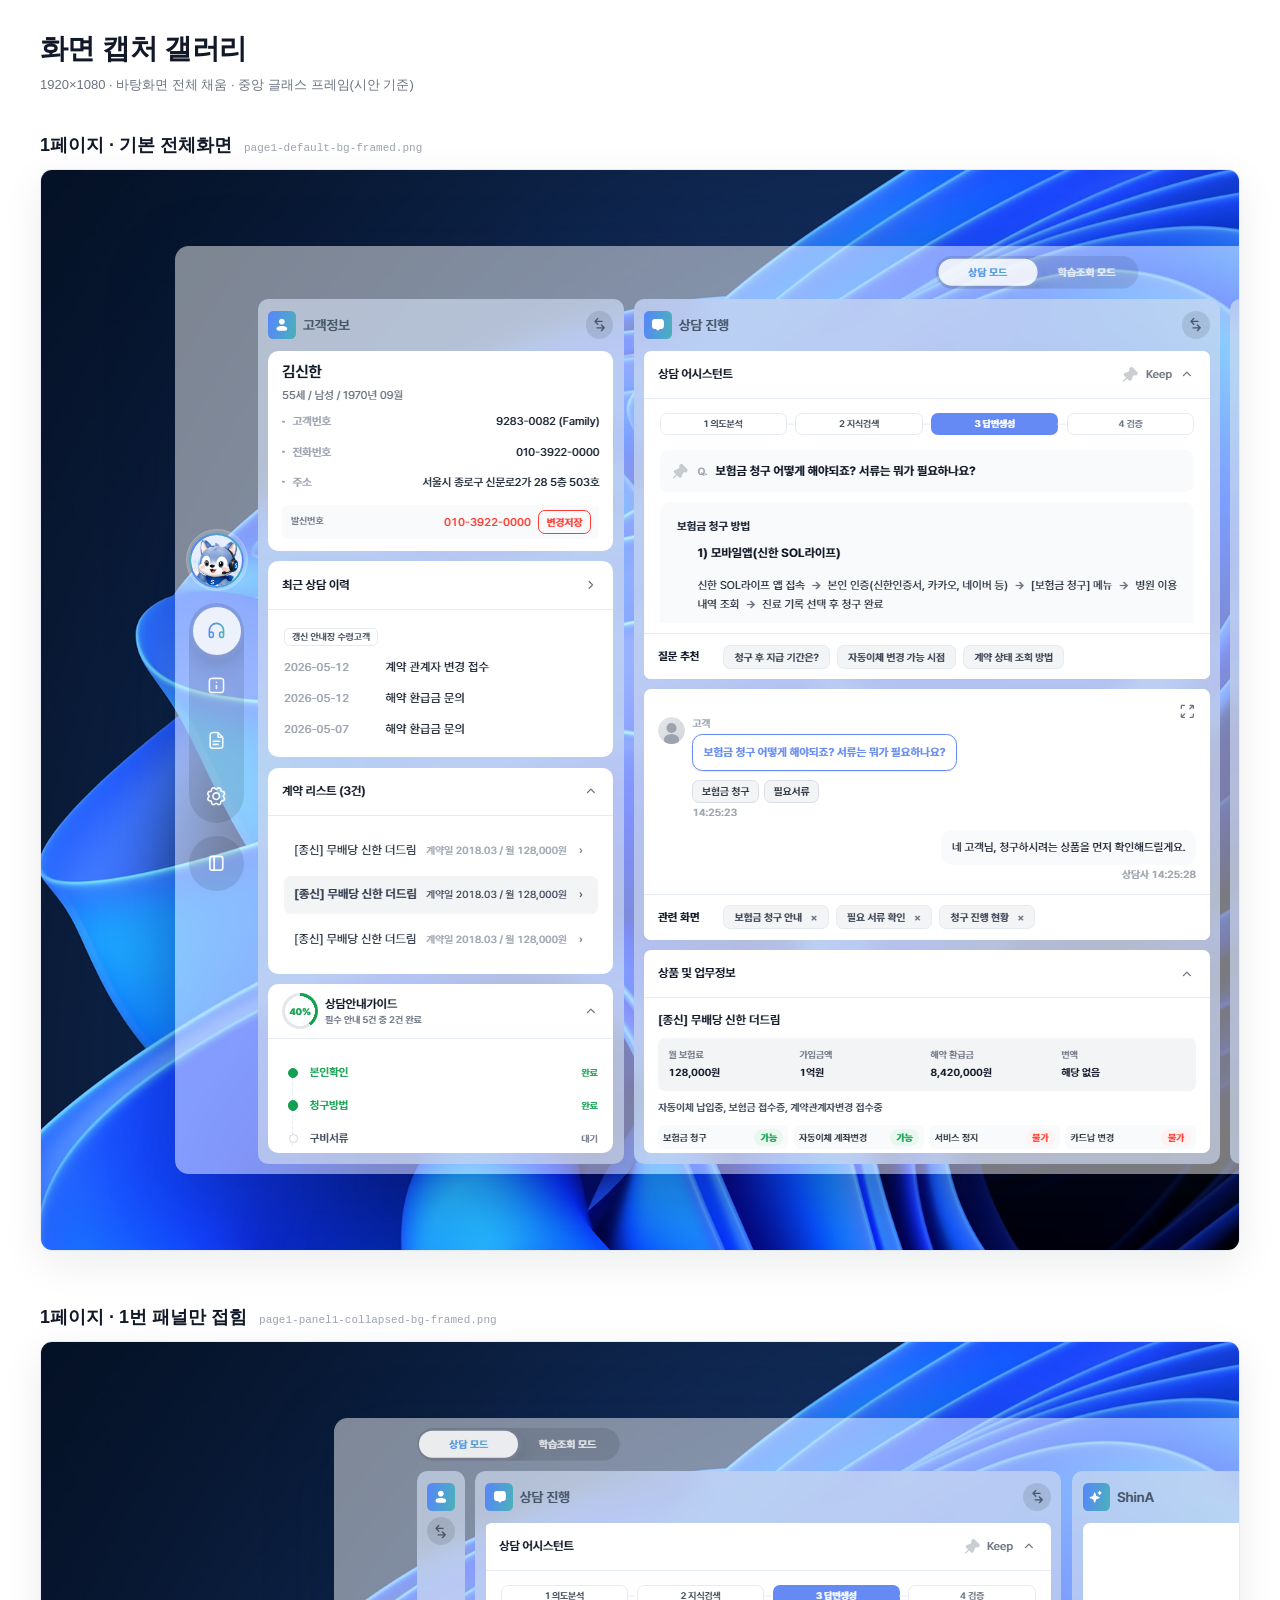
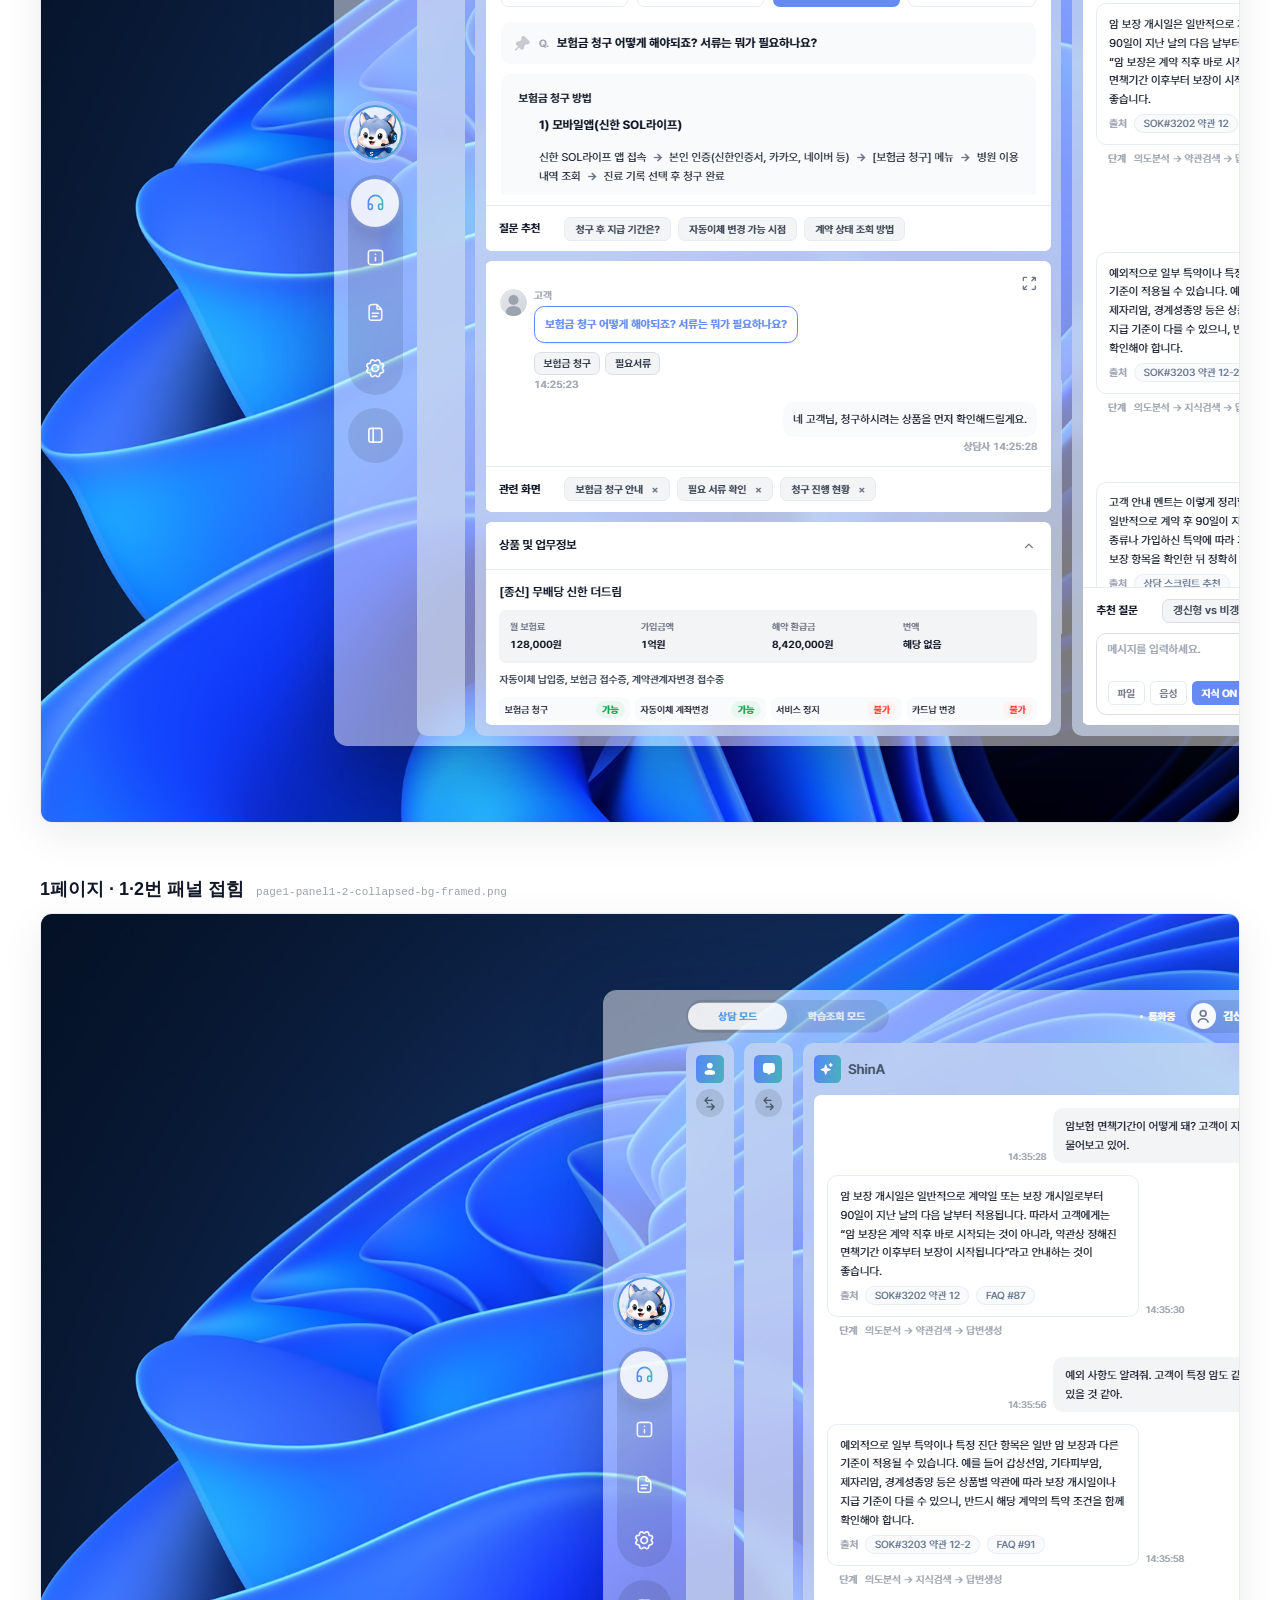
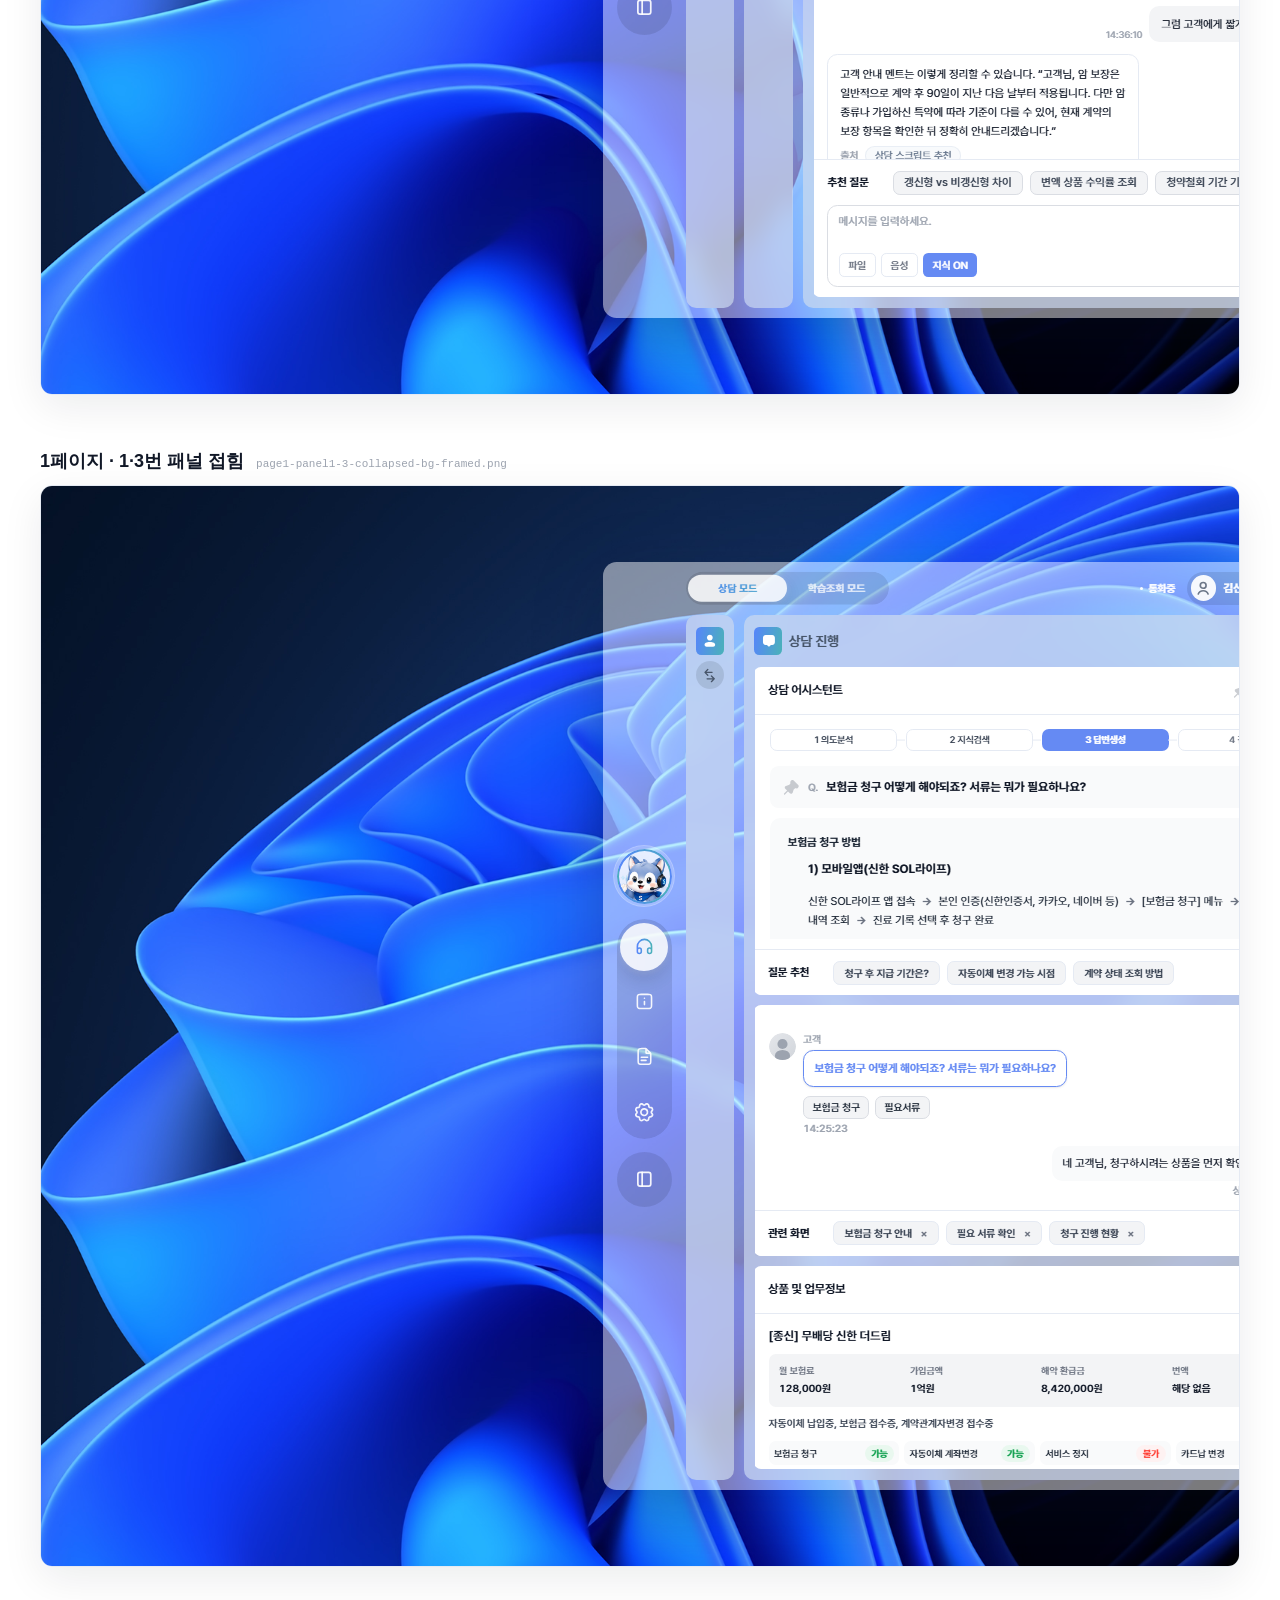
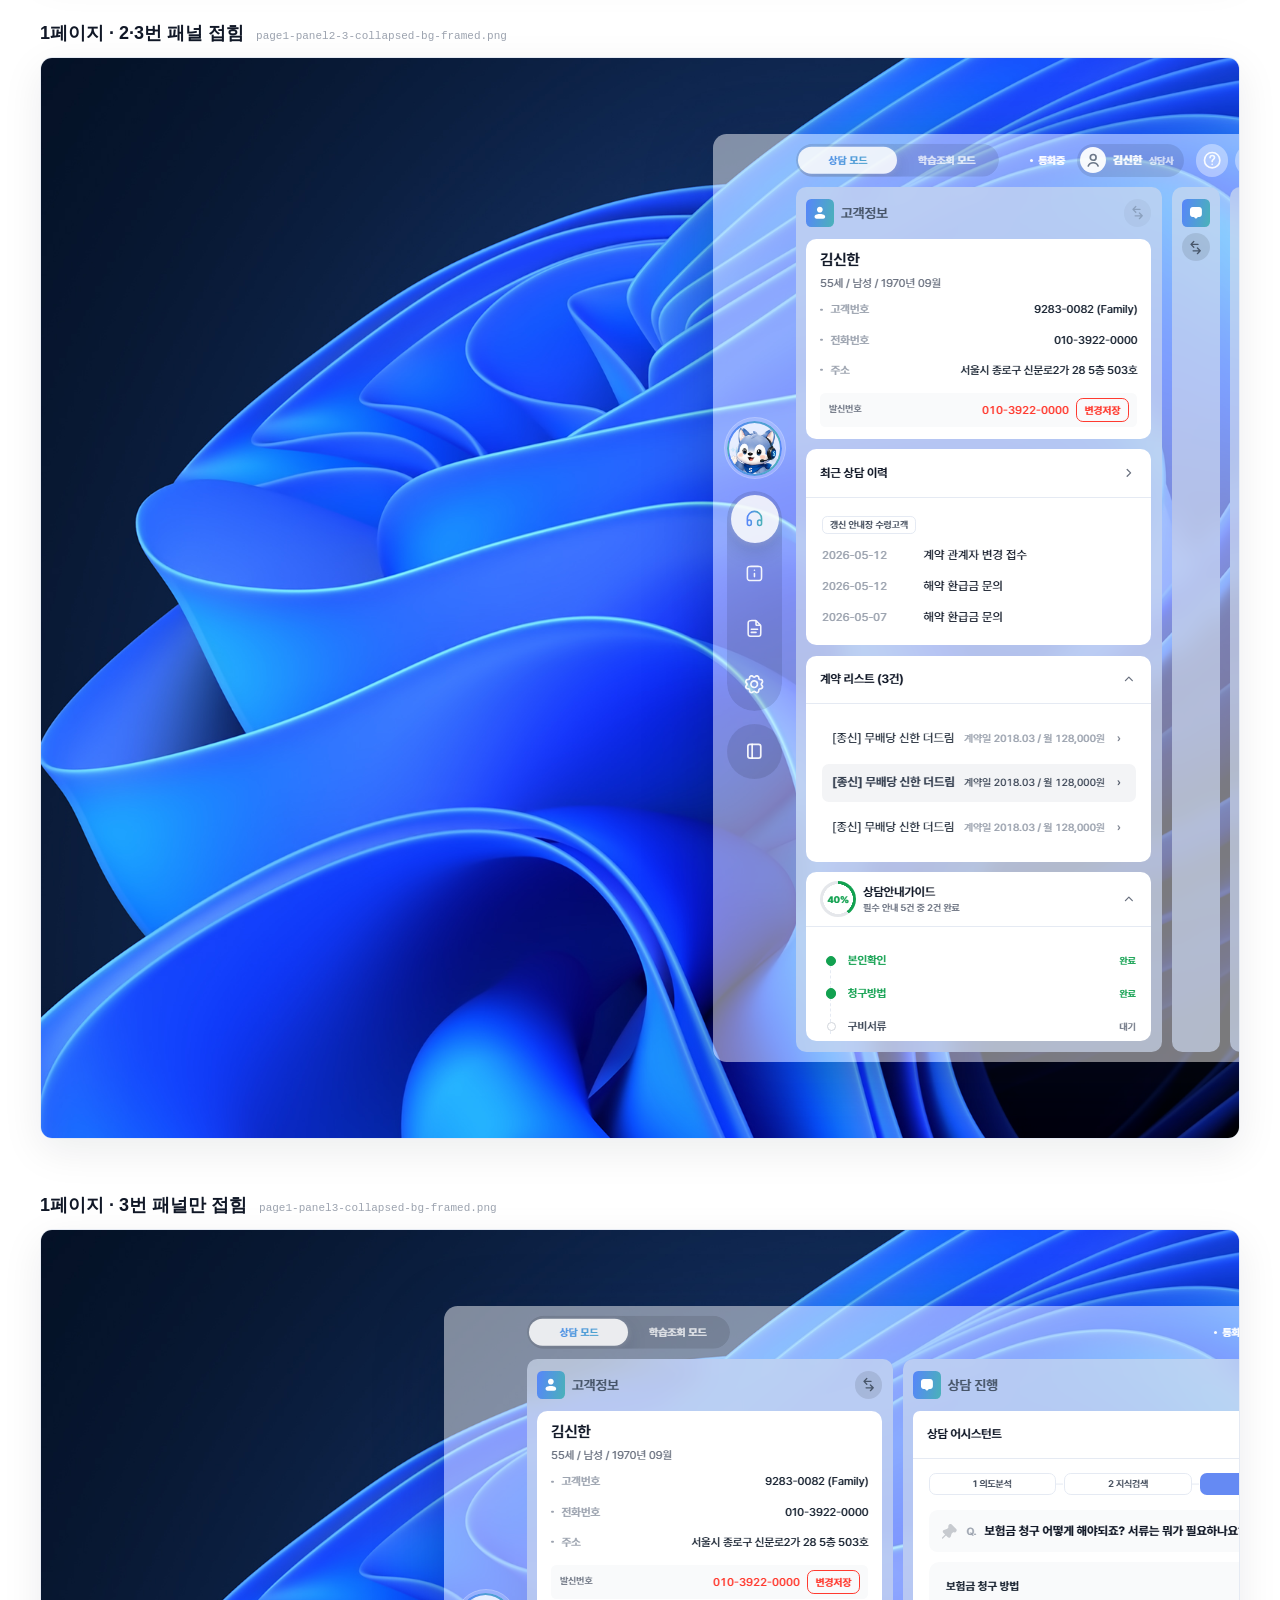
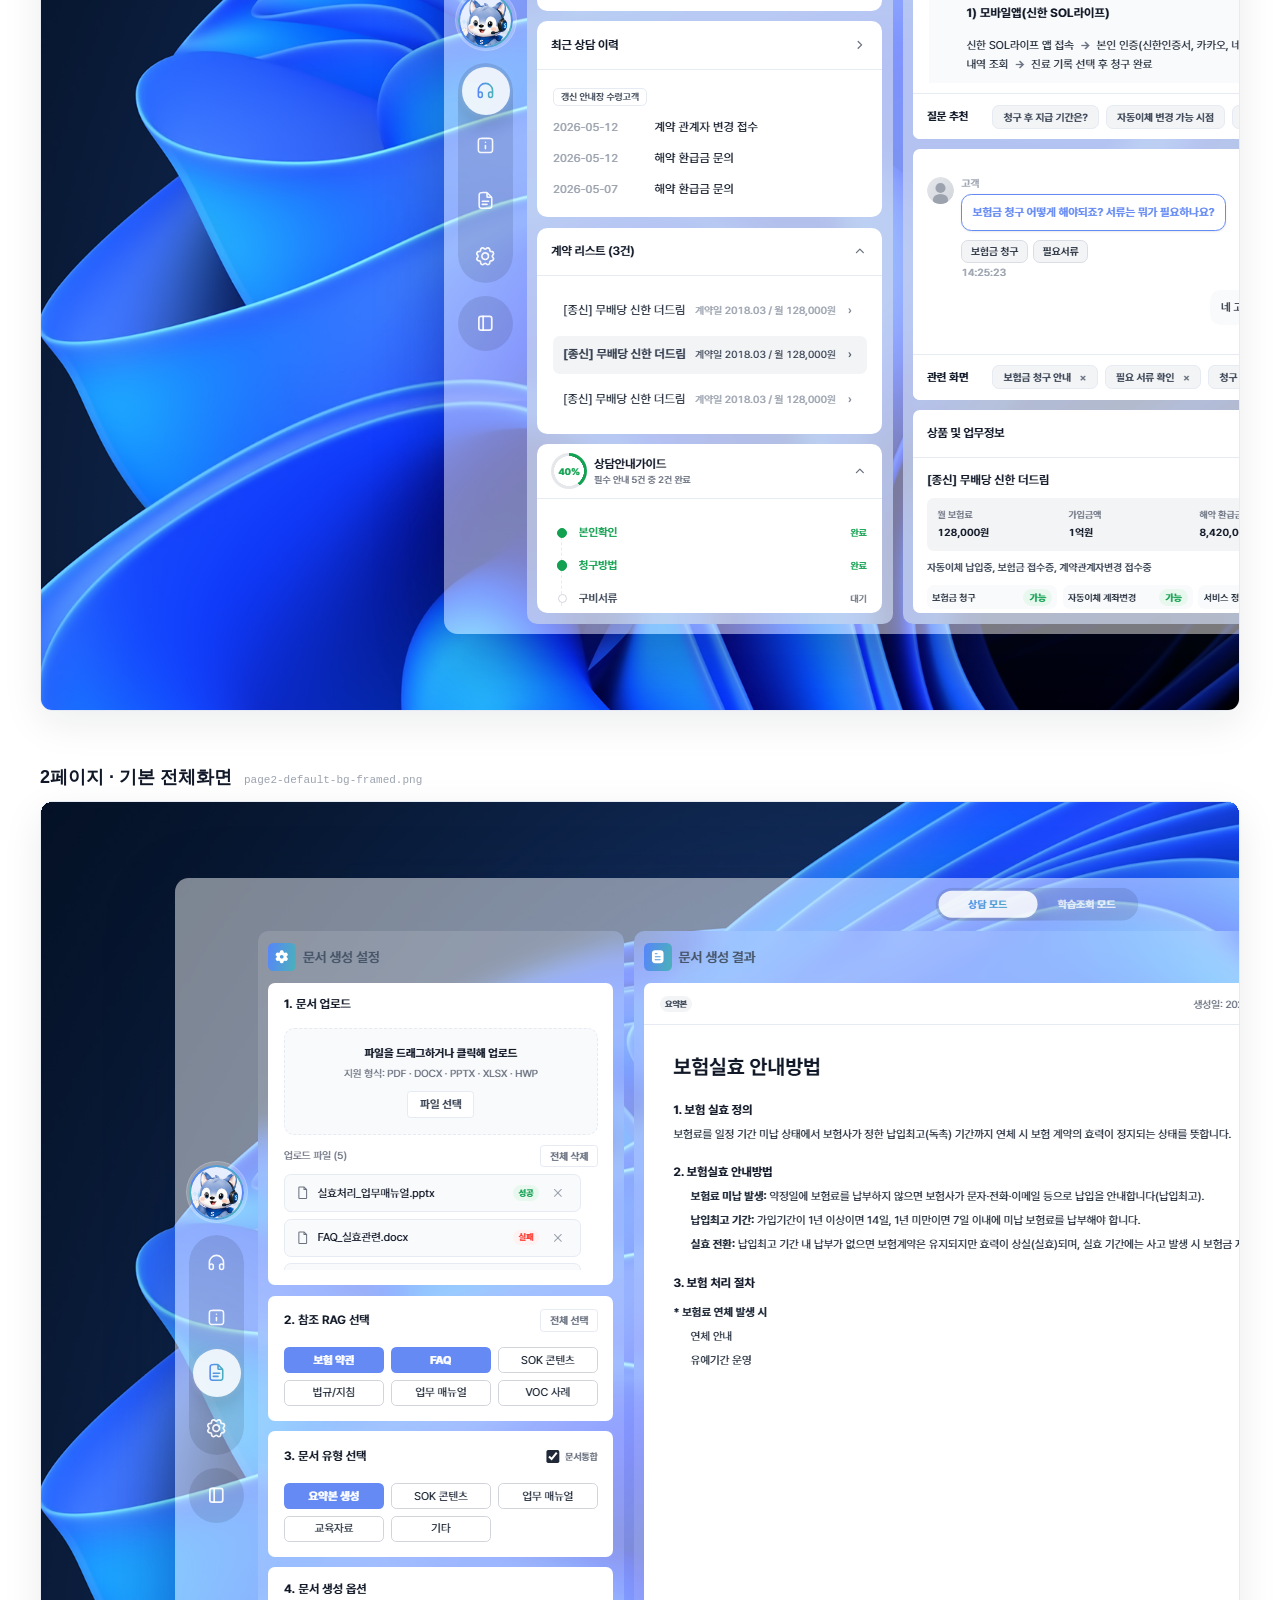
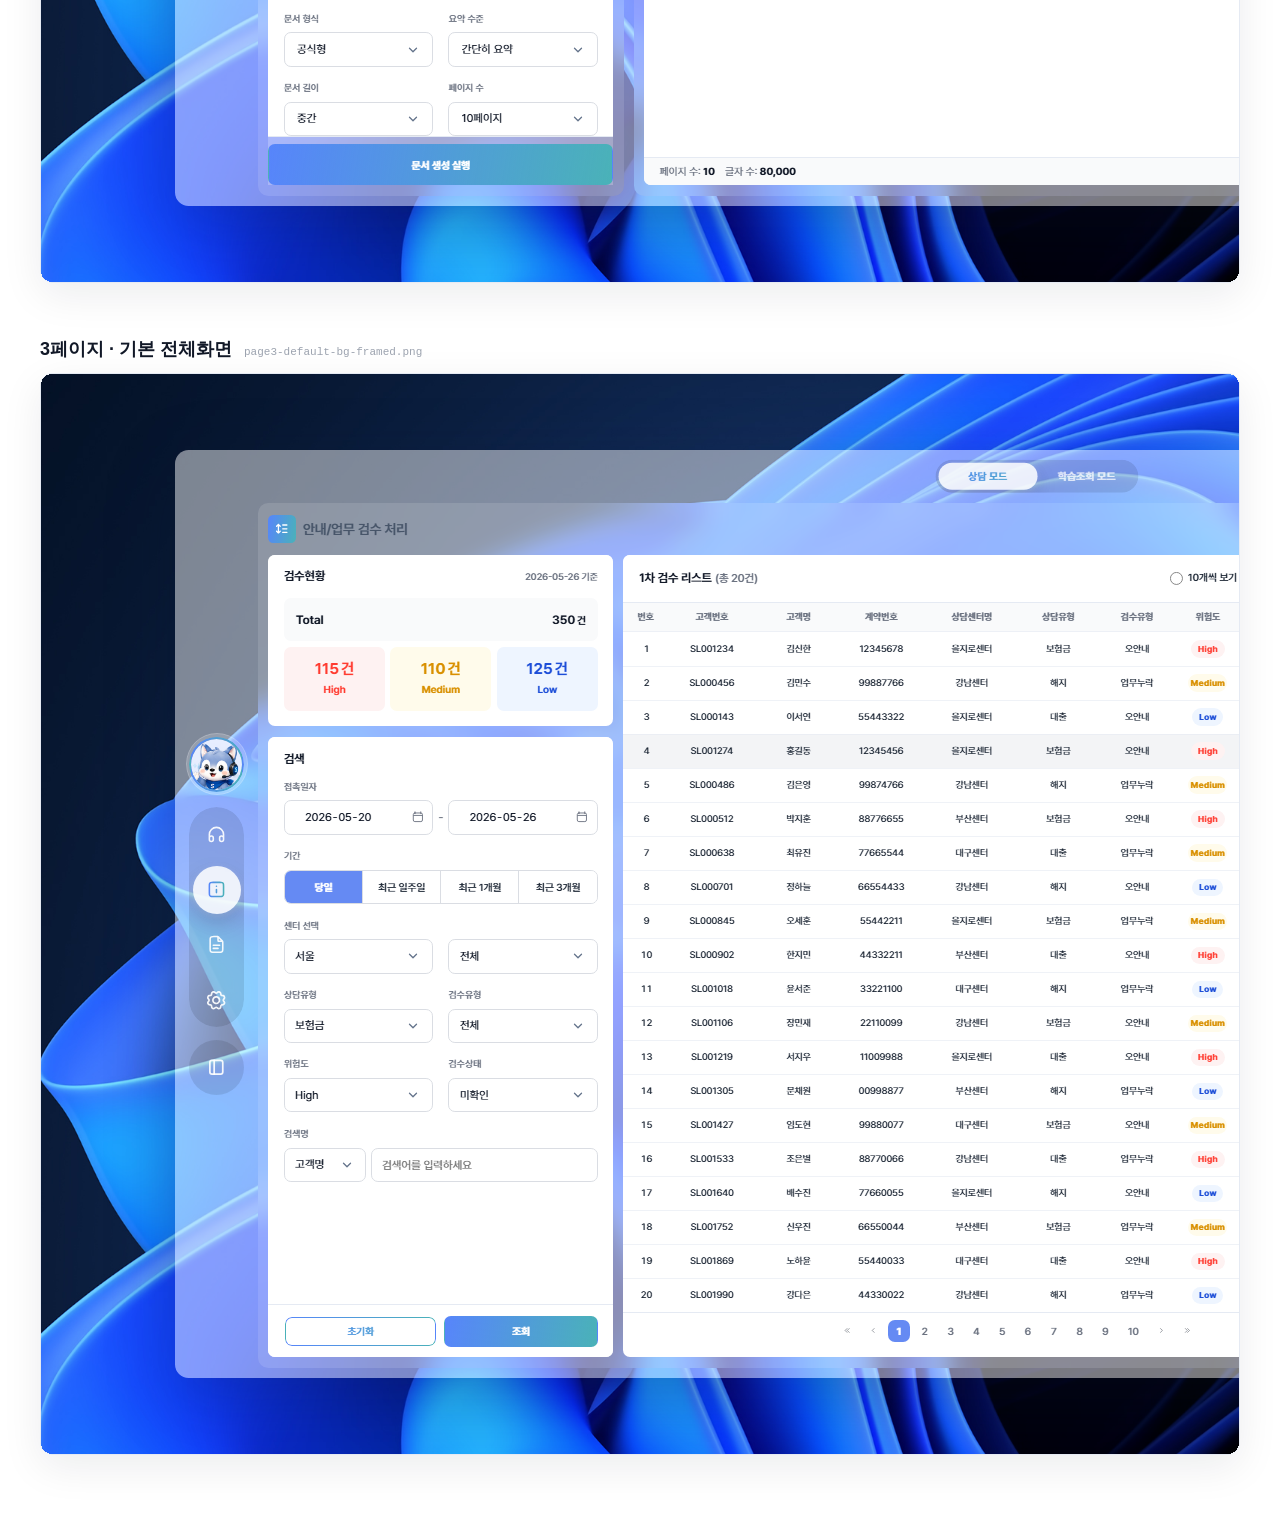
<file: crm-dashboard/src/pages/screen-captures.html>
<!DOCTYPE html>
<html lang="ko">
<head>
  <meta charset="UTF-8">
  <meta name="viewport" content="width=device-width, initial-scale=1.0">
  <title>화면 캡처 갤러리</title>
  <link rel="stylesheet" href="../styles/design-system/index.css">
  <style>
    *, *::before, *::after { box-sizing: border-box; }

    html, body {
      margin: 0;
      padding: 0;
      font-family: var(--font-sans);
      background: var(--color-surface-app);
      color: var(--color-text-default);
    }

    .sc-page {
      max-width: 100%;
      padding: 32px 40px 80px;
    }

    .sc-header {
      margin-bottom: 40px;
    }

    .sc-header h1 {
      margin: 0 0 8px;
      font-size: 28px;
      font-weight: var(--fw-bold);
      color: var(--color-text-strong);
      letter-spacing: -0.02em;
    }

    .sc-header p {
      margin: 0;
      font-size: var(--type-body-fs);
      color: var(--color-text-muted);
      line-height: var(--lh-relaxed);
    }

    .sc-list {
      display: flex;
      flex-direction: column;
      gap: 56px;
    }

    .sc-item {
      display: flex;
      flex-direction: column;
      gap: 12px;
    }

    .sc-item__meta {
      display: flex;
      flex-wrap: wrap;
      align-items: baseline;
      gap: 12px;
    }

    .sc-item__title {
      margin: 0;
      font-size: 18px;
      font-weight: var(--fw-semibold);
      color: var(--color-text-strong);
    }

    .sc-item__file {
      font-size: var(--type-caption-fs);
      color: var(--color-text-soft);
      font-family: ui-monospace, SFMono-Regular, Menlo, Consolas, monospace;
    }

    .sc-item__frame {
      overflow: auto;
      border-radius: 12px;
      border: 1px solid var(--color-border-default);
      background: var(--color-surface-app);
      box-shadow: 0 12px 40px rgba(15, 23, 42, 0.08);
    }

    .sc-item__img {
      display: block;
      width: auto;
      height: auto;
      max-width: none;
    }
  </style>
</head>
<body>
  <main class="sc-page">
    <header class="sc-header">
      <h1>화면 캡처 갤러리</h1>
      <p>1920×1080 · 바탕화면 전체 채움 · 중앙 글래스 프레임(시안 기준)</p>
    </header>

    <div class="sc-list" id="sc-list"></div>
  </main>

  <script>
    (function () {
      var SHOT_DIR = "../../docs/figma-make/screenshots/";
      var CAPTURES = [
        { file: "page1-default-bg-framed.png", title: "1페이지 · 기본 전체화면" },
        { file: "page1-panel1-collapsed-bg-framed.png", title: "1페이지 · 1번 패널만 접힘" },
        { file: "page1-panel1-2-collapsed-bg-framed.png", title: "1페이지 · 1·2번 패널 접힘" },
        { file: "page1-panel1-3-collapsed-bg-framed.png", title: "1페이지 · 1·3번 패널 접힘" },
        { file: "page1-panel2-3-collapsed-bg-framed.png", title: "1페이지 · 2·3번 패널 접힘" },
        { file: "page1-panel3-collapsed-bg-framed.png", title: "1페이지 · 3번 패널만 접힘" },
        { file: "page2-default-bg-framed.png", title: "2페이지 · 기본 전체화면" },
        { file: "page3-default-bg-framed.png", title: "3페이지 · 기본 전체화면" }
      ];

      var list = document.getElementById("sc-list");
      CAPTURES.forEach(function (item, index) {
        var article = document.createElement("article");
        article.className = "sc-item";
        article.id = "capture-" + (index + 1);

        var meta = document.createElement("div");
        meta.className = "sc-item__meta";
        meta.innerHTML =
          '<h2 class="sc-item__title">' + item.title + "</h2>" +
          '<span class="sc-item__file">' + item.file + "</span>";

        var frame = document.createElement("div");
        frame.className = "sc-item__frame";

        var img = document.createElement("img");
        img.className = "sc-item__img";
        img.src = SHOT_DIR + item.file;
        img.alt = item.title;
        img.loading = index === 0 ? "eager" : "lazy";
        img.decoding = "async";

        frame.appendChild(img);
        article.appendChild(meta);
        article.appendChild(frame);
        list.appendChild(article);
      });
    })();
  </script>
</body>
</html>
</file>
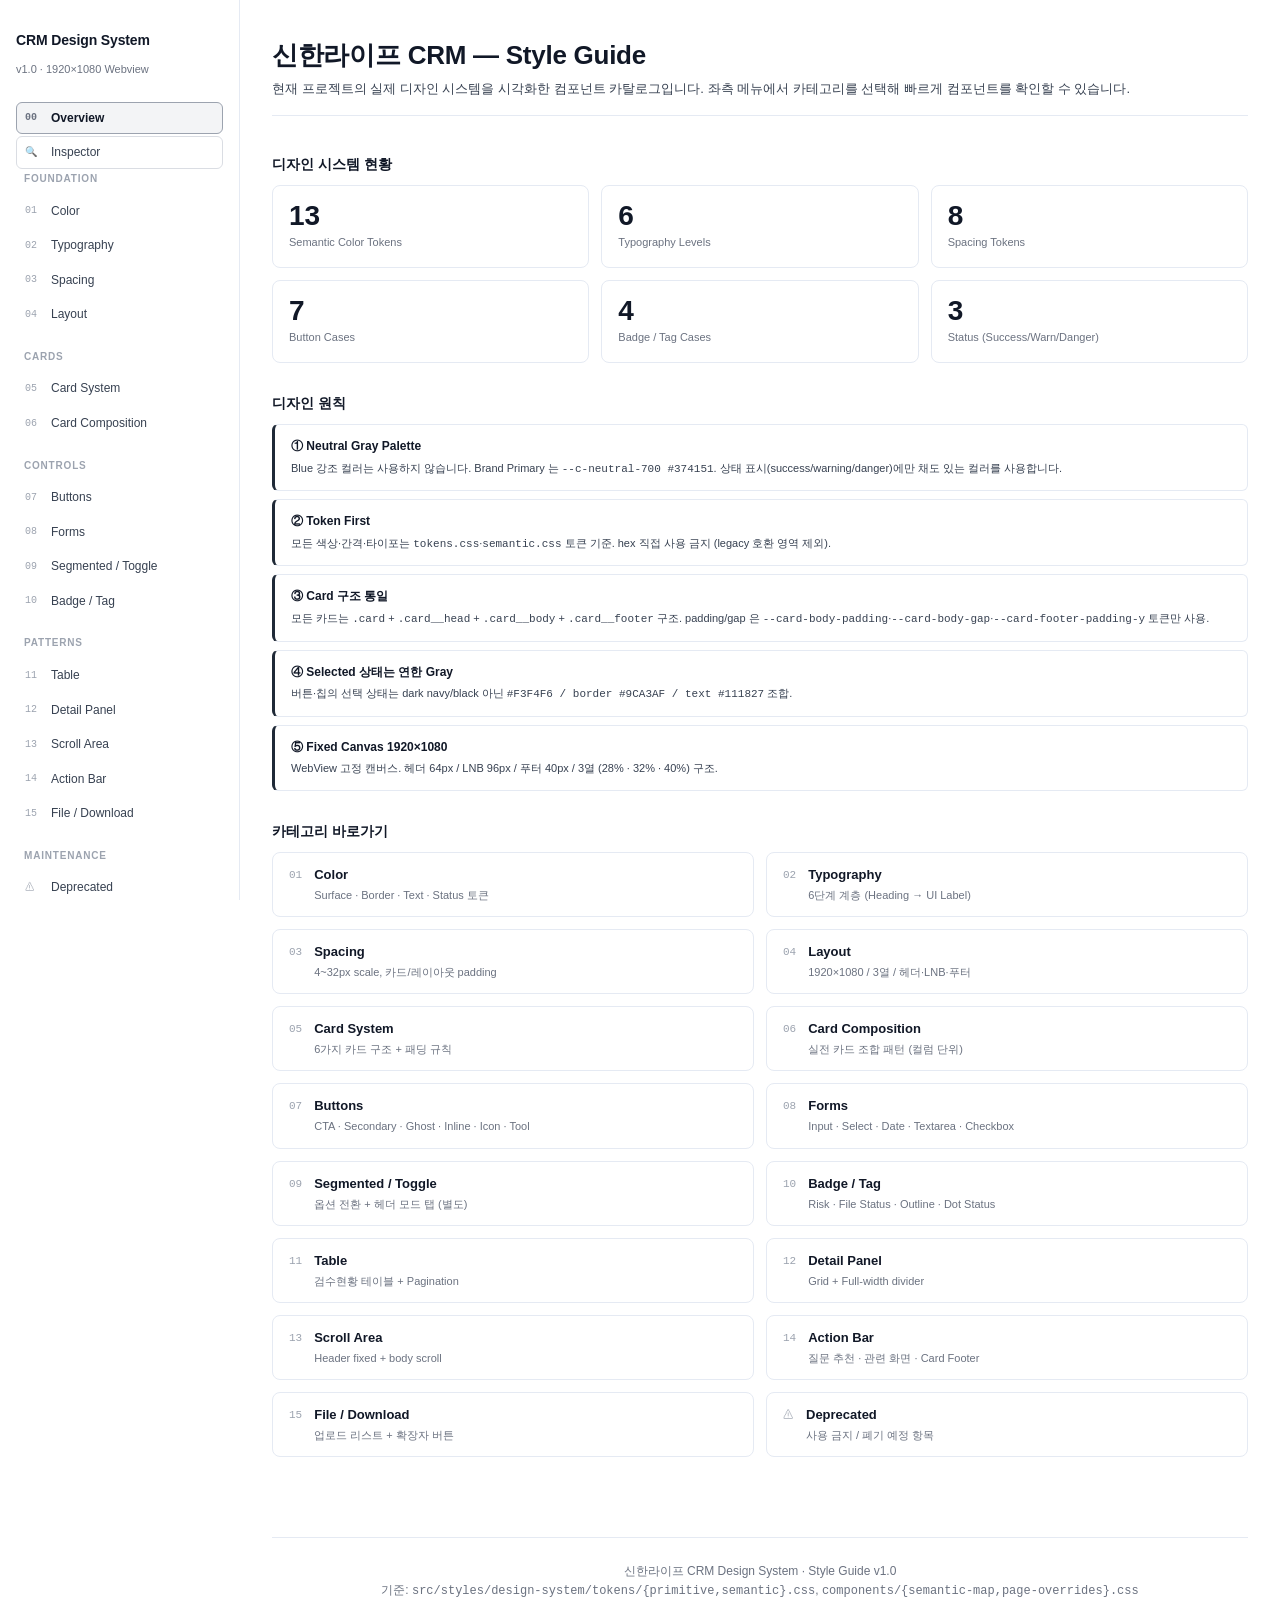
<file: crm-dashboard/src/pages/style-guide.html>
<!DOCTYPE html>
<html lang="ko">
<head>
  <meta charset="UTF-8">
  <meta name="viewport" content="width=device-width, initial-scale=1.0">
  <title>신한라이프 CRM 디자인 시스템 — Style Guide</title>
  <link rel="stylesheet" href="../styles/design-system/index.css">
  <style>
    /* ============================================================
       Style Guide 전용 레이아웃
       - 프로젝트 실제 토큰/컴포넌트만 사용
       - 가이드 자체도 동일한 톤 (neutral gray, card 기반)
       ============================================================ */
    *, *::before, *::after { box-sizing: border-box; }

    html, body {
      margin: 0; padding: 0;
      font-family: var(--font-sans);
      background: var(--color-surface-app);
      color: var(--color-text-default);
      font-size: var(--type-body-fs);
      line-height: var(--type-body-lh);
    }

    /* ── Layout shell ── */
    .sg-layout {
      display: grid;
      grid-template-columns: 240px 1fr;
      min-height: 100vh;
    }

    .sg-side {
      position: sticky; top: 0;
      height: 100vh; overflow-y: auto;
      background: var(--color-surface-card);
      border-right: 1px solid var(--color-border-default);
      padding: var(--space-3xl) var(--space-lg);
    }

    .sg-side__brand {
      font-size: var(--type-subheading-fs);
      font-weight: var(--fw-bold);
      color: var(--color-text-strong);
      margin: 0 0 var(--space-md) 0;
      letter-spacing: -0.01em;
    }

    .sg-side__sub {
      font-size: var(--type-caption-fs);
      color: var(--color-text-muted);
      margin: 0 0 var(--space-2xl) 0;
    }

    .sg-side__group-title {
      font-size: 10px;
      font-weight: var(--fw-bold);
      color: var(--color-text-soft);
      text-transform: uppercase;
      letter-spacing: 0.08em;
      margin: var(--space-lg) var(--space-sm) var(--space-xs);
    }
    .sg-side__group-title:first-of-type { margin-top: 0; }

    .sg-side__nav { display: flex; flex-direction: column; gap: 2px; }
    .sg-side__link {
      display: flex; align-items: center; gap: var(--space-sm);
      padding: var(--space-xs) var(--space-sm);
      font-size: var(--type-small-fs);
      color: var(--color-text-secondary);
      text-decoration: none;
      border-radius: var(--r-sm);
      border: 1px solid transparent;
      cursor: pointer;
      transition: background var(--motion-fast), color var(--motion-fast), border-color var(--motion-fast);
    }
    .sg-side__link:hover {
      background: var(--color-surface-soft);
      color: var(--color-text-strong);
    }
    .sg-side__link.is-active {
      background: #F3F4F6;
      color: #111827;
      border-color: #9CA3AF;
      font-weight: var(--fw-semibold);
    }
    .sg-side__link-num {
      font-size: 10px;
      color: var(--color-text-soft);
      font-family: 'Consolas', monospace;
      min-width: 18px;
    }
    .sg-side__link.is-active .sg-side__link-num { color: var(--color-text-muted); }

    /* ── Section visibility (tab mode) ── */
    .sg-section { display: none; }
    .sg-section.is-active { display: block; animation: sgFadeIn 180ms ease-out; }
    @keyframes sgFadeIn {
      from { opacity: 0; transform: translateY(4px); }
      to   { opacity: 1; transform: translateY(0); }
    }

    /* ── Copy button (token/class) ── */
    .sg-copy {
      display: inline-flex; align-items: center; gap: 4px;
      padding: 2px 6px;
      background: var(--color-surface-card);
      border: 1px solid var(--color-border-default);
      border-radius: var(--r-xs);
      font-family: 'Consolas', 'Monaco', monospace;
      font-size: 11px;
      color: var(--color-text-secondary);
      cursor: pointer;
      transition: background var(--motion-fast), border-color var(--motion-fast);
    }
    .sg-copy:hover {
      background: var(--color-surface-soft);
      border-color: var(--color-border-strong);
      color: var(--color-text-strong);
    }
    .sg-copy.is-copied {
      background: var(--color-status-success-soft);
      border-color: var(--color-status-success);
      color: var(--color-status-success);
    }
    .sg-copy__icon { width: 10px; height: 10px; }

    /* ── Overview ── */
    .sg-overview-grid {
      display: grid;
      grid-template-columns: repeat(3, 1fr);
      gap: var(--space-md);
      margin-bottom: var(--space-2xl);
    }
    .sg-overview-card {
      background: var(--color-surface-card);
      border: 1px solid var(--color-border-default);
      border-radius: var(--r-md);
      padding: var(--space-lg);
    }
    .sg-overview-card__num {
      font-size: 28px;
      font-weight: var(--fw-bold);
      color: var(--color-text-strong);
      margin: 0 0 4px 0;
      line-height: 1;
    }
    .sg-overview-card__label {
      font-size: var(--type-caption-fs);
      color: var(--color-text-muted);
      font-weight: var(--fw-medium);
      margin: 0;
    }

    .sg-overview-list {
      display: grid;
      grid-template-columns: repeat(2, 1fr);
      gap: var(--space-md);
    }
    .sg-overview-item {
      display: flex; gap: var(--space-md);
      padding: var(--space-md) var(--space-lg);
      background: var(--color-surface-card);
      border: 1px solid var(--color-border-default);
      border-radius: var(--r-md);
      cursor: pointer;
      transition: background var(--motion-fast), border-color var(--motion-fast);
    }
    .sg-overview-item:hover {
      background: var(--color-surface-soft);
      border-color: var(--color-border-strong);
    }
    .sg-overview-item__num {
      font-family: 'Consolas', monospace;
      font-size: var(--type-caption-fs);
      color: var(--color-text-soft);
      flex-shrink: 0;
      padding-top: 2px;
    }
    .sg-overview-item__title {
      font-size: var(--type-body-fs);
      font-weight: var(--fw-semibold);
      color: var(--color-text-strong);
      margin: 0 0 2px 0;
    }
    .sg-overview-item__desc {
      font-size: var(--type-caption-fs);
      color: var(--color-text-muted);
      margin: 0;
    }

    .sg-principle {
      padding: var(--space-md) var(--space-lg);
      background: var(--color-surface-card);
      border: 1px solid var(--color-border-default);
      border-left: 3px solid var(--c-neutral-800);
      border-radius: var(--r-sm);
      margin-bottom: var(--space-sm);
    }
    .sg-principle__title {
      font-size: var(--type-small-fs);
      font-weight: var(--fw-bold);
      color: var(--color-text-strong);
      margin: 0 0 4px 0;
    }
    .sg-principle__desc {
      font-size: var(--type-caption-fs);
      color: var(--color-text-secondary);
      margin: 0;
      line-height: 1.6;
    }

    /* ============================================================
       Inspector Mode
    ============================================================ */
    body.is-inspector-mode .sg-main {
      max-width: none !important;
      padding: 0 !important;
      height: 100vh;
      overflow: hidden;
    }

    .sg-inspect {
      display: flex;
      flex-direction: column;
      height: 100vh;
      background: var(--color-surface-app);
    }

    .sg-inspect__toolbar {
      flex-shrink: 0;
      display: flex; align-items: center; gap: var(--space-md);
      padding: var(--space-md) var(--space-lg);
      background: var(--color-surface-card);
      border-bottom: 1px solid var(--color-border-default);
    }

    .sg-inspect__tabs {
      display: inline-flex;
      border: 1px solid var(--color-border-strong);
      border-radius: var(--radius-control);
      overflow: hidden;
      background: var(--color-surface-card);
    }
    .sg-inspect__tab {
      padding: 0 var(--control-pad-x-md);
      height: var(--control-h-md);
      border: 0;
      background: transparent;
      color: var(--color-text-default);
      font-family: inherit;
      font-size: var(--type-button-fs);
      font-weight: var(--fw-medium);
      cursor: pointer;
    }
    .sg-inspect__tab + .sg-inspect__tab { border-left: 1px solid var(--color-border-strong); }
    .sg-inspect__tab:hover { background: var(--color-surface-soft); }
    .sg-inspect__tab.is-active {
      background: var(--c-neutral-800);
      color: var(--color-text-inverse);
      font-weight: var(--fw-bold);
    }

    .sg-inspect__toggle {
      display: inline-flex; align-items: center; gap: var(--space-xs);
      padding: 0 var(--space-md);
      height: var(--control-h-md);
      border: 1px solid var(--color-border-strong);
      border-radius: var(--radius-control);
      background: var(--color-surface-card);
      font-size: var(--type-button-fs);
      font-weight: var(--fw-semibold);
      color: var(--color-text-default);
      cursor: pointer;
      user-select: none;
    }
    .sg-inspect__toggle.is-on {
      background: #F3F4F6;
      color: #111827;
      border-color: #9CA3AF;
    }
    .sg-inspect__toggle-dot {
      width: 8px; height: 8px; border-radius: 50%;
      background: var(--color-text-soft);
    }
    .sg-inspect__toggle.is-on .sg-inspect__toggle-dot {
      background: var(--color-status-success);
      box-shadow: 0 0 0 3px var(--color-status-success-soft);
    }

    .sg-inspect__audit-btn {
      display: inline-flex; align-items: center; gap: var(--space-xs);
      padding: 0 var(--space-md);
      height: var(--control-h-md);
      border: 1px solid var(--c-neutral-800);
      border-radius: var(--radius-control);
      background: var(--c-neutral-800);
      color: var(--color-text-inverse);
      font-family: inherit;
      font-size: var(--type-button-fs);
      font-weight: var(--fw-bold);
      cursor: pointer;
    }
    .sg-inspect__audit-btn:hover { background: var(--c-neutral-900); border-color: var(--c-neutral-900); }
    .sg-inspect__audit-btn.is-loading { opacity: 0.6; cursor: progress; }

    .sg-inspect__hint {
      margin-left: auto;
      font-size: var(--type-caption-fs);
      color: var(--color-text-muted);
    }

    .sg-inspect__body {
      flex: 1 1 auto;
      display: grid;
      grid-template-columns: 1fr 380px;
      min-height: 0;
    }

    .sg-inspect__frame-wrap {
      position: relative;
      background: var(--color-surface-soft);
      overflow: hidden;
    }
    .sg-inspect__frame {
      display: none;
      width: 100%; height: 100%;
      border: 0;
      background: var(--color-surface-card);
    }
    .sg-inspect__frame.is-visible { display: block; }
    .sg-inspect__frame.is-inspecting { cursor: crosshair; }

    .sg-inspect__loading {
      position: absolute; inset: 0;
      display: flex; align-items: center; justify-content: center;
      background: var(--color-surface-card);
      color: var(--color-text-muted);
      font-size: var(--type-small-fs);
      pointer-events: none;
      transition: opacity var(--motion-fast);
    }
    .sg-inspect__loading.is-hidden { opacity: 0; pointer-events: none; }

    /* Audit Panel */
    .sg-audit {
      background: var(--color-surface-card);
      border-left: 1px solid var(--color-border-default);
      overflow-y: auto;
      display: flex; flex-direction: column;
    }
    .sg-audit__head {
      flex-shrink: 0;
      padding: var(--space-md) var(--space-lg);
      border-bottom: 1px solid var(--color-border-default);
      background: var(--color-surface-soft);
    }
    .sg-audit__title {
      font-size: var(--type-subheading-fs);
      font-weight: var(--fw-semibold);
      color: var(--color-text-strong);
      margin: 0;
    }
    .sg-audit__tabs {
      display: flex; gap: 2px;
      margin-top: var(--space-sm);
    }
    .sg-audit__tab {
      flex: 1;
      padding: var(--space-xs) var(--space-sm);
      border: 1px solid var(--color-border-default);
      background: var(--color-surface-card);
      color: var(--color-text-muted);
      font-size: var(--type-caption-fs);
      font-weight: var(--fw-medium);
      cursor: pointer;
      border-radius: var(--r-xs);
    }
    .sg-audit__tab:hover { background: var(--color-surface-soft); }
    .sg-audit__tab.is-active {
      background: var(--c-neutral-800);
      color: var(--color-text-inverse);
      border-color: var(--c-neutral-800);
      font-weight: var(--fw-bold);
    }

    .sg-audit__body {
      flex: 1 1 auto;
      overflow-y: auto;
      padding: var(--space-md) var(--space-lg);
    }
    .sg-audit__body > .sg-audit-pane { display: none; }
    .sg-audit__body > .sg-audit-pane.is-active { display: block; }

    .sg-audit-empty {
      padding: var(--space-3xl) var(--space-md);
      color: var(--color-text-muted);
      font-size: var(--type-small-fs);
      text-align: center;
    }

    .sg-audit-el {
      padding: var(--space-md);
      background: var(--color-surface-soft);
      border: 1px solid var(--color-border-default);
      border-radius: var(--r-md);
      margin-bottom: var(--space-md);
    }
    .sg-audit-el__tag {
      display: inline-block;
      padding: 2px 6px;
      background: var(--c-neutral-800);
      color: var(--color-text-inverse);
      font-family: 'Consolas', monospace;
      font-size: var(--type-caption-fs);
      font-weight: var(--fw-bold);
      border-radius: var(--r-xs);
    }
    .sg-audit-el__classes {
      margin-top: var(--space-xs);
      font-family: 'Consolas', monospace;
      font-size: var(--type-caption-fs);
      color: var(--color-text-secondary);
      word-break: break-all;
    }
    .sg-audit-el__id {
      margin-top: 2px;
      font-family: 'Consolas', monospace;
      font-size: var(--type-caption-fs);
      color: var(--color-text-muted);
    }

    .sg-audit-table {
      width: 100%; border-collapse: collapse;
      font-family: 'Consolas', monospace;
      font-size: var(--type-caption-fs);
      margin-bottom: var(--space-md);
    }
    .sg-audit-table td {
      padding: 4px 6px;
      border-bottom: 1px solid var(--color-border-subtle);
      vertical-align: top;
    }
    .sg-audit-table td:first-child {
      color: var(--color-text-muted);
      width: 90px;
      font-weight: var(--fw-medium);
    }
    .sg-audit-table td:last-child {
      color: var(--color-text-strong);
      word-break: break-all;
    }
    .sg-audit-table tr:last-child td { border-bottom: 0; }

    .sg-audit-issues {
      margin-top: var(--space-sm);
      padding: var(--space-sm) var(--space-md);
      background: var(--color-status-warning-soft);
      border: 1px solid var(--color-status-warning);
      border-radius: var(--r-sm);
    }
    .sg-audit-issue {
      font-size: var(--type-caption-fs);
      color: var(--color-text-secondary);
      margin: 2px 0;
    }
    .sg-audit-issue::before {
      content: '⚠';
      margin-right: 4px;
      color: var(--color-status-warning);
      font-weight: var(--fw-bold);
    }

    /* Cross-page audit list */
    .sg-mismatch-list { display: flex; flex-direction: column; gap: var(--space-sm); }
    .sg-mismatch-item {
      padding: var(--space-sm) var(--space-md);
      border: 1px solid var(--color-border-default);
      border-radius: var(--r-md);
      background: var(--color-surface-card);
    }
    .sg-mismatch-item.has-mismatch {
      border-color: var(--color-status-warning);
      background: var(--color-status-warning-soft);
    }
    .sg-mismatch-item.ok { opacity: 0.6; }
    .sg-mismatch-item.not-found { opacity: 0.45; border-style: dashed; }
    .sg-mismatch-item__head {
      display: flex; align-items: center; justify-content: space-between;
      gap: var(--space-sm);
      margin-bottom: var(--space-xs);
    }
    .sg-mismatch-item__name {
      font-family: 'Consolas', monospace;
      font-size: var(--type-small-fs);
      font-weight: var(--fw-bold);
      color: var(--color-text-strong);
    }
    .sg-mismatch-tag {
      display: inline-block;
      padding: 1px 6px;
      border-radius: var(--r-xs);
      font-size: 9px;
      font-weight: var(--fw-bold);
      letter-spacing: 0.3px;
    }
    .sg-mismatch-tag--mis { background: var(--color-status-warning); color: var(--color-text-inverse); }
    .sg-mismatch-tag--ok  { background: var(--color-status-success-soft); color: var(--color-status-success); }
    .sg-mismatch-tag--na  { background: var(--c-neutral-100); color: var(--color-text-muted); }

    .sg-mismatch-prop {
      margin-top: var(--space-xs);
      font-family: 'Consolas', monospace;
      font-size: var(--type-caption-fs);
    }
    .sg-mismatch-prop__name {
      color: var(--color-text-muted);
      margin-bottom: 2px;
    }
    .sg-mismatch-prop__values {
      display: grid;
      grid-template-columns: 60px 1fr;
      gap: 2px 6px;
      padding-left: var(--space-xs);
    }
    .sg-mismatch-prop__values code:nth-child(odd) {
      color: var(--color-text-muted);
      font-weight: var(--fw-medium);
    }
    .sg-mismatch-prop__values code:nth-child(even) {
      color: var(--color-text-strong);
      word-break: break-all;
    }

    /* Floating Tooltip */
    .sg-tt {
      position: fixed;
      z-index: 2147483647;
      min-width: 240px; max-width: 340px;
      padding: var(--space-sm) var(--space-md);
      background: rgba(17, 24, 39, 0.97);
      color: #F3F4F6;
      border-radius: var(--r-md);
      font-family: 'Consolas', 'Monaco', monospace;
      font-size: 11px;
      line-height: 1.5;
      box-shadow: var(--shadow-overlay);
      pointer-events: none;
      visibility: hidden;
      opacity: 0;
      transition: opacity 80ms;
    }
    .sg-tt.is-visible { opacity: 1; visibility: visible; }
    .sg-tt__header {
      margin-bottom: 6px;
      padding-bottom: 4px;
      border-bottom: 1px solid rgba(255,255,255,0.15);
    }
    .sg-tt__tag {
      display: inline-block;
      padding: 1px 5px;
      background: rgba(255,255,255,0.15);
      border-radius: 3px;
      font-weight: bold;
      margin-right: 4px;
    }
    .sg-tt__classes {
      color: #9CA3AF;
      font-size: 10px;
      display: block;
      margin-top: 4px;
      word-break: break-all;
    }
    .sg-tt__table {
      width: 100%; border-collapse: collapse;
    }
    .sg-tt__table td {
      padding: 1px 0;
      vertical-align: top;
    }
    .sg-tt__table td:first-child {
      color: #9CA3AF;
      padding-right: 8px;
      width: 60px;
    }
    .sg-tt__issues {
      margin-top: 6px;
      padding-top: 4px;
      border-top: 1px solid rgba(255,255,255,0.15);
    }
    .sg-tt__issue {
      color: #FCA5A5;
      font-size: 10px;
      margin: 2px 0;
    }
  
    .sg-main { padding: var(--space-4xl) var(--space-3xl) 80px; max-width: 1280px; }

    /* ── Page header ── */
    .sg-page-head {
      padding-bottom: var(--space-lg);
      margin-bottom: var(--space-4xl);
      border-bottom: 1px solid var(--color-border-default);
    }
    .sg-page-head__title {
      font-size: 26px; font-weight: var(--fw-bold);
      color: var(--color-text-strong); margin: 0 0 var(--space-sm) 0;
      letter-spacing: -0.01em;
    }
    .sg-page-head__desc {
      font-size: var(--type-body-fs); color: var(--color-text-secondary); margin: 0;
    }

    /* ── Section / Subsection ── */
    .sg-section { margin-bottom: 64px; scroll-margin-top: 24px; }
    .sg-section__head {
      display: flex; align-items: baseline; gap: var(--space-md);
      padding-bottom: var(--space-md);
      margin-bottom: var(--space-2xl);
      border-bottom: 1px solid var(--color-border-default);
    }
    .sg-section__index {
      font-size: var(--type-caption-fs);
      font-weight: var(--fw-bold);
      color: var(--color-text-muted);
      font-family: 'Consolas', monospace;
    }
    .sg-section__title {
      font-size: 20px; font-weight: var(--fw-bold);
      color: var(--color-text-strong); margin: 0;
    }
    .sg-section__desc {
      font-size: var(--type-small-fs); color: var(--color-text-muted); margin: 0;
    }

    .sg-sub { margin-bottom: var(--space-3xl); }
    .sg-sub__title {
      font-size: var(--type-subheading-fs);
      font-weight: var(--fw-semibold);
      color: var(--color-text-strong);
      margin: 0 0 var(--space-md) 0;
    }
    .sg-sub__desc {
      font-size: var(--type-small-fs); color: var(--color-text-muted);
      margin: 0 0 var(--space-md) 0;
    }

    /* ── Demo box & spec block ── */
    .sg-demo {
      background: var(--color-surface-card);
      border: 1px solid var(--color-border-default);
      border-radius: var(--radius-card);
      padding: var(--space-2xl);
      margin-bottom: var(--space-sm);
    }
    .sg-demo--soft { background: var(--color-surface-soft); }
    .sg-demo--app  { background: var(--color-surface-app); }

    .sg-spec {
      background: var(--c-neutral-50);
      border: 1px solid var(--color-border-default);
      border-radius: var(--r-md);
      padding: var(--space-md) var(--space-lg);
      font-family: 'Consolas', 'Monaco', monospace;
      font-size: var(--type-small-fs);
      color: var(--color-text-secondary);
      line-height: 1.7;
    }
    .sg-spec__row { display: flex; gap: var(--space-sm); flex-wrap: wrap; }
    .sg-spec__k {
      color: var(--color-text-strong);
      font-weight: var(--fw-semibold);
      min-width: 140px;
    }
    .sg-spec__v { color: var(--color-text-muted); }

    /* ── Grids ── */
    .sg-grid { display: grid; gap: var(--space-md); }
    .sg-grid--2 { grid-template-columns: repeat(2, 1fr); }
    .sg-grid--3 { grid-template-columns: repeat(3, 1fr); }
    .sg-grid--4 { grid-template-columns: repeat(4, 1fr); }

    /* ── Color swatch ── */
    .sg-swatch {
      display: flex; align-items: center; gap: var(--space-md);
      padding: var(--space-md);
      background: var(--color-surface-card);
      border: 1px solid var(--color-border-default);
      border-radius: var(--r-md);
    }
    .sg-swatch__chip {
      width: 56px; height: 56px;
      border-radius: var(--r-sm);
      border: 1px solid var(--color-border-subtle);
      flex-shrink: 0;
    }
    .sg-swatch__info { min-width: 0; flex: 1; }
    .sg-swatch__name {
      font-size: var(--type-small-fs);
      font-weight: var(--fw-semibold);
      color: var(--color-text-strong);
      margin: 0 0 2px 0;
    }
    .sg-swatch__token {
      font-size: var(--type-caption-fs);
      color: var(--color-text-muted);
      font-family: 'Consolas', monospace;
      margin: 0;
      word-break: break-all;
    }
    .sg-swatch__hex {
      font-size: var(--type-caption-fs);
      color: var(--color-text-soft);
      font-family: 'Consolas', monospace;
      margin: 2px 0 0 0;
    }

    /* ── Typography demo ── */
    .sg-type {
      display: flex; align-items: flex-end; justify-content: space-between;
      padding: var(--space-lg);
      background: var(--color-surface-card);
      border: 1px solid var(--color-border-default);
      border-radius: var(--r-md);
      margin-bottom: var(--space-sm);
      gap: var(--space-lg);
    }
    .sg-type__sample { flex: 1; min-width: 0; color: var(--color-text-strong); }
    .sg-type__meta {
      flex-shrink: 0;
      font-family: 'Consolas', monospace;
      font-size: var(--type-caption-fs);
      color: var(--color-text-muted);
      text-align: right;
      line-height: 1.5;
    }
    .sg-type__meta strong { color: var(--color-text-strong); }

    /* ── Spacing visualizer ── */
    .sg-space {
      display: grid;
      grid-template-columns: 80px 1fr 220px;
      align-items: center; gap: var(--space-md);
      padding: var(--space-sm) var(--space-md);
      background: var(--color-surface-card);
      border: 1px solid var(--color-border-default);
      border-radius: var(--r-sm);
      margin-bottom: 4px;
    }
    .sg-space__name {
      font-family: 'Consolas', monospace;
      font-size: var(--type-small-fs);
      color: var(--color-text-strong);
      font-weight: var(--fw-semibold);
    }
    .sg-space__bar { height: 20px; background: var(--c-neutral-800); border-radius: 2px; }
    .sg-space__meta {
      font-family: 'Consolas', monospace;
      font-size: var(--type-caption-fs);
      color: var(--color-text-muted);
      text-align: right;
    }

    /* ── Demo cards ── */
    .sg-card-demo {
      background: var(--color-surface-card);
      border: 1px solid var(--color-border-default);
      border-radius: var(--radius-card);
      overflow: hidden;
    }
    .sg-card-demo__head {
      display: flex; align-items: center; justify-content: space-between;
      padding: var(--space-lg) var(--layout-card-padding);
      border-bottom: 1px solid var(--color-border-default);
    }
    .sg-card-demo__title {
      font-size: var(--type-subheading-fs);
      font-weight: var(--fw-semibold);
      color: var(--color-text-strong);
      margin: 0;
    }
    .sg-card-demo__body {
      padding: var(--layout-card-padding);
      display: flex; flex-direction: column; gap: var(--space-md);
    }
    .sg-card-demo__body--flush { padding: 0; }
    .sg-card-demo__footer {
      display: flex; justify-content: flex-end; gap: var(--space-sm);
      padding: var(--space-sm) var(--layout-card-padding);
      border-top: 1px solid var(--color-border-default);
    }

    /* ── Button row ── */
    .sg-row {
      display: flex; flex-wrap: wrap; gap: var(--space-md);
      padding: var(--space-lg);
      background: var(--color-surface-card);
      border: 1px solid var(--color-border-default);
      border-radius: var(--r-md);
      margin-bottom: var(--space-sm);
      align-items: center;
    }
    .sg-row--column { flex-direction: column; align-items: stretch; }

    /* ── Layout visualizer ── */
    .sg-layout-vis {
      background: var(--color-surface-soft);
      border: 1px solid var(--color-border-default);
      border-radius: var(--r-md);
      padding: var(--space-md);
      display: grid;
      grid-template-columns: 28% 32% 40%;
      gap: 14px;
    }
    .sg-layout-vis__col {
      background: var(--color-surface-card);
      border: 1px dashed var(--color-border-strong);
      border-radius: var(--r-sm);
      min-height: 120px;
      padding: var(--space-md);
      display: flex; flex-direction: column;
      align-items: center; justify-content: center;
      font-size: var(--type-small-fs);
      color: var(--color-text-secondary);
      text-align: center;
      gap: 4px;
    }
    .sg-layout-vis__col strong {
      color: var(--color-text-strong);
      font-size: var(--type-subheading-fs);
    }

    /* ── Divider demo ── */
    .sg-divider-demo {
      position: relative;
      background: var(--color-surface-card);
      border: 1px solid var(--color-border-default);
      border-radius: var(--radius-card);
      overflow: hidden;
    }
    .sg-divider-demo__head {
      padding: var(--space-lg) var(--layout-card-padding);
      border-bottom: 1px solid var(--color-border-default);
      font-size: var(--type-subheading-fs);
      font-weight: var(--fw-semibold);
      color: var(--color-text-strong);
    }
    .sg-divider-demo__grid {
      position: relative;
      display: grid;
      grid-template-columns: 1fr 1fr;
    }
    .sg-divider-demo__grid::before {
      content: ''; position: absolute;
      left: 0; right: 0; top: 50%;
      height: 1px; background: var(--color-border-default);
    }
    .sg-divider-demo__grid::after {
      content: ''; position: absolute;
      top: 0; bottom: 0; left: 50%;
      width: 1px; background: var(--color-border-default);
    }
    .sg-divider-demo__cell { padding: var(--space-md) var(--layout-card-padding); }
    .sg-divider-demo__label {
      font-size: var(--type-caption-fs);
      color: var(--color-text-muted);
      margin: 0 0 4px 0;
    }
    .sg-divider-demo__value {
      font-size: var(--type-body-fs);
      color: var(--color-text-strong);
      font-weight: var(--fw-medium);
      margin: 0;
    }

    /* ── Scroll demo ── */
    .sg-scroll-demo {
      background: var(--color-surface-card);
      border: 1px solid var(--color-border-default);
      border-radius: var(--radius-card);
      overflow: hidden;
      display: flex; flex-direction: column;
      max-height: 280px;
    }
    .sg-scroll-demo__head {
      padding: var(--space-lg) var(--layout-card-padding);
      border-bottom: 1px solid var(--color-border-default);
      font-size: var(--type-subheading-fs);
      font-weight: var(--fw-semibold);
      color: var(--color-text-strong);
      flex-shrink: 0;
    }
    .sg-scroll-demo__body {
      flex: 1 1 auto;
      overflow-y: auto;
      padding: var(--layout-card-padding);
      display: flex; flex-direction: column; gap: var(--space-md);
      scrollbar-width: thin;
      scrollbar-color: var(--c-neutral-300) transparent;
    }
    .sg-scroll-demo__body::-webkit-scrollbar { width: 6px; }
    .sg-scroll-demo__body::-webkit-scrollbar-thumb {
      background: var(--c-neutral-300); border-radius: 3px;
    }
    .sg-scroll-demo__item {
      padding: var(--space-md);
      background: var(--color-surface-soft);
      border-radius: var(--r-sm);
    }
    .sg-scroll-demo__item-title {
      font-size: var(--type-body-fs);
      font-weight: var(--fw-medium);
      color: var(--color-text-strong);
      margin: 0 0 4px 0;
    }
    .sg-scroll-demo__item-meta {
      font-size: var(--type-small-fs);
      color: var(--color-text-muted);
      margin: 0;
    }

    /* ── Pills / tags row ── */
    .sg-pill-row {
      display: flex; flex-wrap: wrap; gap: var(--space-md);
      padding: var(--space-lg);
      background: var(--color-surface-card);
      border: 1px solid var(--color-border-default);
      border-radius: var(--r-md);
      margin-bottom: var(--space-sm);
      align-items: center;
    }

    /* ── Form demo ── */
    .sg-form-row {
      display: flex; flex-direction: column; gap: var(--space-xs);
    }
    .sg-form-row__label {
      font-size: var(--type-caption-fs);
      font-weight: var(--fw-medium);
      color: var(--color-text-muted);
    }
    .sg-form-input {
      display: block; width: 100%;
      height: var(--control-h-md);
      padding: 0 var(--control-pad-x-md);
      border: 1px solid var(--color-border-strong);
      border-radius: var(--radius-control);
      background: var(--color-surface-card);
      font-family: inherit;
      font-size: var(--type-body-fs);
      color: var(--color-text-default);
      outline: none;
      transition: border-color var(--motion-fast);
    }
    .sg-form-input:focus { border-color: var(--color-border-focus); }
    .sg-form-textarea {
      display: block; width: 100%; min-height: 80px;
      padding: var(--space-sm) var(--control-pad-x-md);
      border: 1px solid var(--color-border-strong);
      border-radius: var(--radius-control);
      background: var(--color-surface-card);
      font-family: inherit;
      font-size: var(--type-body-fs);
      color: var(--color-text-default);
      line-height: var(--type-body-lh);
      resize: vertical;
    }
    .sg-form-select {
      display: block; width: 100%;
      height: var(--control-h-md);
      padding: 0 40px 0 var(--control-pad-x-md);
      border: 1px solid var(--color-border-strong);
      border-radius: var(--radius-control);
      background: var(--color-surface-card) url("data:image/svg+xml,%3Csvg width='16' height='16' viewBox='0 0 16 16' fill='none' xmlns='http://www.w3.org/2000/svg'%3E%3Cpath d='M4 6l4 4 4-4' stroke='%2364748B' stroke-width='1.5' stroke-linecap='round' stroke-linejoin='round'/%3E%3C/svg%3E") no-repeat right 14px center;
      background-size: 16px 16px;
      font-family: inherit;
      font-size: var(--type-body-fs);
      color: var(--color-text-default);
      -webkit-appearance: none;
      appearance: none;
    }

    /* ── Buttons (style-guide 데모용 — 실제 프로젝트 토큰만 사용) ── */
    .sg-btn {
      display: inline-flex; align-items: center; justify-content: center;
      gap: var(--space-xs);
      border-radius: var(--radius-control);
      font-family: inherit;
      font-size: var(--type-button-fs);
      font-weight: var(--fw-bold);
      line-height: 1;
      white-space: nowrap;
      cursor: pointer;
      transition: background var(--motion-fast), border-color var(--motion-fast), color var(--motion-fast);
    }
    .sg-btn--primary {
      height: var(--control-h-lg); padding: 0 var(--control-pad-x-lg);
      background: var(--c-neutral-800); color: var(--color-text-inverse);
      border: 1px solid var(--c-neutral-800);
    }
    .sg-btn--primary:hover {
      background: var(--c-neutral-900); border-color: var(--c-neutral-900);
    }
    .sg-btn--secondary {
      height: var(--control-h-md); padding: 0 var(--control-pad-x-md);
      background: var(--color-surface-card); color: var(--color-text-default);
      border: 1px solid var(--color-border-strong);
      font-weight: var(--fw-semibold);
    }
    .sg-btn--secondary:hover { background: var(--color-surface-soft); }
    .sg-btn--ghost {
      height: var(--control-h-md); padding: 0 var(--control-pad-x-md);
      background: transparent; color: var(--color-text-muted);
      border: 1px solid transparent;
      font-weight: var(--fw-semibold);
    }
    .sg-btn--ghost:hover {
      background: var(--color-surface-soft); color: var(--color-text-strong);
    }
    .sg-btn--inline {
      height: var(--control-h-sm); padding: 0 var(--control-pad-x-sm);
      background: var(--color-surface-card); color: var(--color-text-muted);
      border: 1px solid var(--color-border-default);
      font-weight: var(--fw-semibold);
    }
    .sg-btn--inline:hover {
      background: var(--color-surface-soft); color: var(--color-text-secondary);
    }
    .sg-btn--inline.is-active {
      background: #F3F4F6; color: #111827; border-color: #9CA3AF;
      font-weight: var(--fw-bold);
    }
    .sg-btn--danger {
      height: var(--control-h-sm); padding: 0 var(--control-pad-x-sm);
      background: var(--color-status-danger); color: var(--color-text-inverse);
      border: 0;
    }
    .sg-btn--cta {
      height: var(--control-h-xl); padding: 0 var(--control-pad-x-lg);
      width: 100%;
      background: var(--c-neutral-800); color: var(--color-text-inverse);
      border: 1px solid var(--c-neutral-800);
    }
    .sg-btn:disabled { opacity: 0.4; cursor: not-allowed; }
    .sg-icon-btn {
      display: inline-flex; align-items: center; justify-content: center;
      width: var(--control-h-sm); height: var(--control-h-sm);
      border: 0; background: transparent;
      color: var(--color-text-muted); border-radius: var(--radius-control);
      cursor: pointer;
    }
    .sg-icon-btn:hover { background: var(--color-surface-soft); color: var(--color-text-default); }

    /* ── Segmented ── */
    .sg-seg {
      display: inline-flex; align-items: stretch;
      height: var(--control-h-md);
      border: 1px solid var(--color-border-strong);
      border-radius: var(--radius-control);
      overflow: hidden; background: var(--color-surface-card);
    }
    .sg-seg__btn {
      padding: 0 var(--control-pad-x-md);
      border: 0; border-radius: 0;
      background: var(--color-surface-card);
      color: var(--color-text-default);
      font-family: inherit;
      font-size: var(--type-button-fs);
      font-weight: var(--fw-medium);
      cursor: pointer;
    }
    .sg-seg__btn + .sg-seg__btn {
      border-left: 1px solid var(--color-border-strong);
    }
    .sg-seg__btn:hover { background: var(--color-surface-soft); }
    .sg-seg__btn.is-active {
      background: var(--c-neutral-800);
      color: var(--color-text-inverse);
      font-weight: var(--fw-bold);
    }

    /* Header mode tab (분리 스타일) */
    .sg-mode-seg {
      display: inline-flex; gap: 4px; padding: 4px;
      background: var(--c-neutral-100);
      border-radius: var(--radius-pill);
    }
    .sg-mode-seg__btn {
      display: inline-flex; align-items: center; justify-content: center;
      height: 28px; padding: 0 14px;
      border: 0; border-radius: var(--radius-pill);
      background: transparent; color: var(--color-text-muted);
      font-family: inherit;
      font-size: var(--type-caption-fs);
      font-weight: var(--fw-semibold);
      cursor: pointer;
    }
    .sg-mode-seg__btn:hover { color: var(--color-text-secondary); }
    .sg-mode-seg__btn.is-active {
      background: var(--color-surface-card);
      color: var(--color-text-strong);
      box-shadow: 0 1px 2px rgba(15,23,42,0.06);
    }

    /* ── Checkbox ── */
    .sg-check {
      display: inline-flex; align-items: center; gap: var(--space-xs);
      font-size: var(--type-body-fs);
      color: var(--color-text-default);
      cursor: pointer;
    }
    .sg-check input[type="checkbox"] {
      width: 16px; height: 16px;
      accent-color: var(--c-neutral-800);
      cursor: pointer;
    }

    /* ── Pills (실제 토큰 기반) ── */
    .sg-pill {
      display: inline-flex; align-items: center; gap: 4px;
      height: 18px; padding: 0 var(--space-xs);
      border-radius: var(--radius-pill);
      font-size: var(--fs-10);
      font-weight: var(--fw-bold);
      line-height: 1;
      background: var(--c-neutral-100);
      color: var(--color-text-secondary);
    }
    .sg-pill--success { background: var(--color-status-success-soft); color: var(--color-status-success); }
    .sg-pill--warning { background: var(--color-status-warning-soft); color: var(--color-status-warning); }
    .sg-pill--danger  { background: var(--color-status-danger-soft);  color: var(--color-status-danger);  }

    .sg-risk {
      display: inline-flex; align-items: center;
      height: 20px; padding: 0 var(--space-sm);
      border-radius: var(--radius-pill);
      font-size: var(--fs-10);
      font-weight: var(--fw-bold);
      letter-spacing: 0.3px;
    }
    .sg-risk--high   { background: var(--color-status-danger-soft); color: var(--color-status-danger); }
    .sg-risk--medium { background: var(--color-status-warning-soft); color: var(--color-status-warning); }
    .sg-risk--low    { background: var(--c-neutral-100); color: var(--color-text-secondary); }

    .sg-tag {
      display: inline-flex; align-items: center;
      height: 22px; padding: 0 var(--space-sm);
      border: 1px solid var(--color-border-default);
      border-radius: var(--r-sm);
      background: var(--color-surface-card);
      color: var(--color-text-secondary);
      font-size: var(--type-caption-fs);
      font-weight: var(--fw-medium);
      line-height: 1;
    }
    .sg-tag--muted { background: var(--color-surface-soft); color: var(--color-text-muted); }

    .sg-status {
      display: inline-flex; align-items: center; gap: var(--space-xs);
      font-size: var(--type-caption-fs);
      font-weight: var(--fw-semibold);
      color: var(--color-text-soft);
    }
    .sg-status::before {
      content: ''; width: 6px; height: 6px;
      border-radius: var(--radius-circle);
      background: currentColor; flex-shrink: 0;
    }
    .sg-status--checking { color: var(--color-text-muted); }
    .sg-status--done     { color: var(--color-text-secondary); }

    /* ── Table ── */
    .sg-table {
      width: 100%;
      border-collapse: collapse;
      background: var(--color-surface-card);
      border: 1px solid var(--color-border-default);
      border-radius: var(--radius-card);
      overflow: hidden;
    }
    .sg-table th,
    .sg-table td {
      padding: 10px 14px;
      text-align: left;
      vertical-align: middle;
      font-size: var(--type-small-fs);
      border-bottom: 1px solid var(--color-border-default);
    }
    .sg-table th {
      background: var(--color-surface-soft);
      color: var(--color-text-muted);
      font-size: var(--type-caption-fs);
      font-weight: var(--fw-semibold);
    }
    .sg-table td { color: var(--color-text-default); }
    .sg-table tbody tr { transition: background var(--motion-fast); cursor: pointer; }
    .sg-table tbody tr:hover { background: var(--color-surface-soft); }
    .sg-table tbody tr:last-child td { border-bottom: 0; }
    .sg-table--center th,
    .sg-table--center td { text-align: center; }
    .sg-table--center th:first-child,
    .sg-table--center td:first-child { text-align: left; }

    .sg-pager {
      display: flex; align-items: center; justify-content: center;
      gap: var(--space-xs);
      padding: var(--space-sm) var(--layout-card-padding) var(--layout-card-padding);
    }
    .sg-pager__btn {
      display: inline-flex; align-items: center; justify-content: center;
      min-width: var(--control-h-sm); height: var(--control-h-sm);
      padding: 0 var(--space-sm);
      border: 1px solid transparent;
      border-radius: var(--radius-control);
      background: transparent;
      color: var(--color-text-muted);
      font-size: var(--type-button-fs);
      font-weight: var(--fw-medium);
      cursor: pointer;
    }
    .sg-pager__btn:hover {
      background: var(--c-neutral-100); color: var(--color-text-strong);
    }
    .sg-pager__btn.is-active {
      background: var(--c-neutral-800);
      color: var(--color-text-inverse);
      font-weight: var(--fw-bold);
    }

    /* ── File list ── */
    .sg-file-list {
      display: flex; flex-direction: column; gap: var(--space-sm);
    }
    .sg-file-item {
      display: flex; align-items: center; gap: var(--space-md);
      padding: var(--space-md);
      background: var(--color-surface-card);
      border: 1px solid var(--color-border-default);
      border-radius: var(--r-md);
    }
    .sg-file-item__icon {
      display: inline-flex; align-items: center; justify-content: center;
      width: 32px; height: 32px;
      border-radius: var(--r-sm);
      background: var(--c-neutral-100);
      color: var(--color-text-muted);
      flex-shrink: 0;
    }
    .sg-file-item__info { flex: 1; min-width: 0; }
    .sg-file-item__name {
      font-size: var(--type-small-fs);
      font-weight: var(--fw-medium);
      color: var(--color-text-strong);
      margin: 0;
      overflow: hidden;
      text-overflow: ellipsis;
      white-space: nowrap;
    }
    .sg-file-item__meta {
      font-size: var(--type-caption-fs);
      color: var(--color-text-muted);
      margin: 2px 0 0 0;
    }

    .sg-file-btn-grid {
      display: grid;
      grid-template-columns: repeat(4, 1fr);
      gap: var(--space-md);
    }
    .sg-file-btn {
      display: flex; flex-direction: column; align-items: center; justify-content: center;
      gap: var(--space-xs);
      padding: var(--space-md);
      background: var(--color-surface-card);
      border: 1px solid var(--color-border-default);
      border-radius: var(--r-md);
      cursor: pointer;
      transition: background var(--motion-fast), border-color var(--motion-fast);
    }
    .sg-file-btn:hover {
      background: var(--color-surface-soft);
      border-color: var(--color-border-strong);
    }
    .sg-file-btn__ext {
      font-size: var(--type-button-fs);
      font-weight: var(--fw-bold);
      color: var(--color-text-strong);
      letter-spacing: 0.5px;
    }
    .sg-file-btn__label {
      font-size: var(--type-caption-fs);
      color: var(--color-text-muted);
    }

    /* ── Action / quick action bar ── */
    .sg-action-bar {
      display: flex; align-items: center; gap: var(--space-sm);
      padding: var(--space-md) var(--layout-card-padding);
      background: var(--color-surface-card);
      border: 1px solid var(--color-border-default);
      border-radius: var(--r-md);
      margin-bottom: var(--space-sm);
    }
    .sg-action-bar__label {
      font-size: var(--type-caption-fs);
      color: var(--color-text-muted);
      font-weight: var(--fw-medium);
      flex-shrink: 0;
    }
    .sg-action-bar__items {
      display: flex; flex-wrap: wrap; gap: var(--space-xs);
      flex: 1; min-width: 0;
    }
    .sg-action-pill {
      display: inline-flex; align-items: center;
      height: var(--control-h-sm); padding: 0 var(--control-pad-x-sm);
      border-radius: var(--radius-pill);
      background: var(--color-surface-soft);
      color: var(--color-text-secondary);
      border: 1px solid var(--color-border-default);
      font-size: var(--type-caption-fs);
      font-weight: var(--fw-medium);
      cursor: pointer;
    }
    .sg-action-pill:hover {
      background: var(--c-neutral-100);
      color: var(--color-text-strong);
    }

    /* ── Detail/info row ── */
    .sg-info-row {
      display: grid;
      grid-template-columns: 120px 1fr;
      padding: var(--space-sm) 0;
      align-items: center;
      gap: var(--space-md);
    }
    .sg-info-row + .sg-info-row { border-top: 1px solid var(--color-border-subtle); }
    .sg-info-row__label {
      font-size: var(--type-caption-fs);
      color: var(--color-text-muted);
      font-weight: var(--fw-medium);
    }
    .sg-info-row__value {
      font-size: var(--type-body-fs);
      color: var(--color-text-strong);
    }

    /* ── Deprecated ── */
    .sg-deprecated {
      position: relative;
      background: var(--color-status-warning-soft);
      border: 1px solid var(--color-status-warning);
      border-radius: var(--r-md);
      padding: var(--space-md) var(--space-lg);
      margin-bottom: var(--space-sm);
    }
    .sg-deprecated__title {
      display: inline-flex; align-items: center; gap: var(--space-xs);
      font-size: var(--type-small-fs);
      font-weight: var(--fw-bold);
      color: var(--color-status-warning);
      margin: 0 0 var(--space-xs) 0;
    }
    .sg-deprecated__title::before {
      content: 'DEPRECATED';
      padding: 2px 6px;
      background: var(--color-status-warning);
      color: var(--color-text-inverse);
      border-radius: 3px;
      font-size: 9px;
    }
    .sg-deprecated__body {
      font-size: var(--type-caption-fs);
      color: var(--color-text-secondary);
      margin: 0;
    }

    /* ── Notice ── */
    .sg-notice {
      padding: var(--space-md) var(--space-lg);
      background: var(--c-neutral-50);
      border-left: 3px solid var(--c-neutral-400);
      border-radius: var(--r-sm);
      font-size: var(--type-small-fs);
      color: var(--color-text-secondary);
      line-height: 1.6;
      margin-bottom: var(--space-md);
    }
    .sg-notice strong { color: var(--color-text-strong); }
    .sg-notice--warn {
      background: var(--color-status-warning-soft);
      border-left-color: var(--color-status-warning);
      color: var(--color-text-secondary);
    }
  </style>
</head>
<body>
  <div class="sg-layout">
    <!-- Sidebar Navigation -->
    <aside class="sg-side">
      <h2 class="sg-side__brand">CRM Design System</h2>
      <p class="sg-side__sub">v1.0 · 1920×1080 Webview</p>

      <nav class="sg-side__nav">
        <a class="sg-side__link" data-target="overview" href="#overview">
          <span class="sg-side__link-num">00</span><span>Overview</span>
        </a>
        <a class="sg-side__link" data-target="inspector" href="#inspector" style="border-color: var(--color-border-strong);">
          <span class="sg-side__link-num">🔍</span><span>Inspector</span>
        </a>

        <p class="sg-side__group-title">Foundation</p>
        <a class="sg-side__link" data-target="s1" href="#s1">
          <span class="sg-side__link-num">01</span><span>Color</span>
        </a>
        <a class="sg-side__link" data-target="s2" href="#s2">
          <span class="sg-side__link-num">02</span><span>Typography</span>
        </a>
        <a class="sg-side__link" data-target="s3" href="#s3">
          <span class="sg-side__link-num">03</span><span>Spacing</span>
        </a>
        <a class="sg-side__link" data-target="s4" href="#s4">
          <span class="sg-side__link-num">04</span><span>Layout</span>
        </a>

        <p class="sg-side__group-title">Cards</p>
        <a class="sg-side__link" data-target="s5" href="#s5">
          <span class="sg-side__link-num">05</span><span>Card System</span>
        </a>
        <a class="sg-side__link" data-target="cardcomp" href="#cardcomp">
          <span class="sg-side__link-num">06</span><span>Card Composition</span>
        </a>

        <p class="sg-side__group-title">Controls</p>
        <a class="sg-side__link" data-target="s6" href="#s6">
          <span class="sg-side__link-num">07</span><span>Buttons</span>
        </a>
        <a class="sg-side__link" data-target="s7" href="#s7">
          <span class="sg-side__link-num">08</span><span>Forms</span>
        </a>
        <a class="sg-side__link" data-target="s8" href="#s8">
          <span class="sg-side__link-num">09</span><span>Segmented / Toggle</span>
        </a>
        <a class="sg-side__link" data-target="s9" href="#s9">
          <span class="sg-side__link-num">10</span><span>Badge / Tag</span>
        </a>

        <p class="sg-side__group-title">Patterns</p>
        <a class="sg-side__link" data-target="s10" href="#s10">
          <span class="sg-side__link-num">11</span><span>Table</span>
        </a>
        <a class="sg-side__link" data-target="s11" href="#s11">
          <span class="sg-side__link-num">12</span><span>Detail Panel</span>
        </a>
        <a class="sg-side__link" data-target="s12" href="#s12">
          <span class="sg-side__link-num">13</span><span>Scroll Area</span>
        </a>
        <a class="sg-side__link" data-target="s13" href="#s13">
          <span class="sg-side__link-num">14</span><span>Action Bar</span>
        </a>
        <a class="sg-side__link" data-target="s14" href="#s14">
          <span class="sg-side__link-num">15</span><span>File / Download</span>
        </a>

        <p class="sg-side__group-title">Maintenance</p>
        <a class="sg-side__link" data-target="deprecated" href="#deprecated">
          <span class="sg-side__link-num">⚠</span><span>Deprecated</span>
        </a>
      </nav>
    </aside>

    <!-- Main Content -->
    <main class="sg-main">
      <!-- =============================
           00. Overview (Default landing)
      ============================== -->
      <section class="sg-section" id="overview">
        <header class="sg-page-head">
          <h1 class="sg-page-head__title">신한라이프 CRM — Style Guide</h1>
          <p class="sg-page-head__desc">
            현재 프로젝트의 실제 디자인 시스템을 시각화한 컴포넌트 카탈로그입니다.
            좌측 메뉴에서 카테고리를 선택해 빠르게 컴포넌트를 확인할 수 있습니다.
          </p>
        </header>

        <div class="sg-sub">
          <h3 class="sg-sub__title">디자인 시스템 현황</h3>
          <div class="sg-overview-grid">
            <div class="sg-overview-card">
              <p class="sg-overview-card__num">13</p>
              <p class="sg-overview-card__label">Semantic Color Tokens</p>
            </div>
            <div class="sg-overview-card">
              <p class="sg-overview-card__num">6</p>
              <p class="sg-overview-card__label">Typography Levels</p>
            </div>
            <div class="sg-overview-card">
              <p class="sg-overview-card__num">8</p>
              <p class="sg-overview-card__label">Spacing Tokens</p>
            </div>
            <div class="sg-overview-card">
              <p class="sg-overview-card__num">7</p>
              <p class="sg-overview-card__label">Button Cases</p>
            </div>
            <div class="sg-overview-card">
              <p class="sg-overview-card__num">4</p>
              <p class="sg-overview-card__label">Badge / Tag Cases</p>
            </div>
            <div class="sg-overview-card">
              <p class="sg-overview-card__num">3</p>
              <p class="sg-overview-card__label">Status (Success/Warn/Danger)</p>
            </div>
          </div>
        </div>

        <div class="sg-sub">
          <h3 class="sg-sub__title">디자인 원칙</h3>
          <div class="sg-principle">
            <p class="sg-principle__title">① Neutral Gray Palette</p>
            <p class="sg-principle__desc">
              Blue 강조 컬러는 사용하지 않습니다. Brand Primary 는 <code>--c-neutral-700 #374151</code>.
              상태 표시(success/warning/danger)에만 채도 있는 컬러를 사용합니다.
            </p>
          </div>
          <div class="sg-principle">
            <p class="sg-principle__title">② Token First</p>
            <p class="sg-principle__desc">
              모든 색상·간격·타이포는 <code>tokens.css</code>·<code>semantic.css</code> 토큰 기준.
              hex 직접 사용 금지 (legacy 호환 영역 제외).
            </p>
          </div>
          <div class="sg-principle">
            <p class="sg-principle__title">③ Card 구조 통일</p>
            <p class="sg-principle__desc">
              모든 카드는 <code>.card</code> + <code>.card__head</code> + <code>.card__body</code> +
              <code>.card__footer</code> 구조. padding/gap 은 <code>--card-body-padding</code>·<code>--card-body-gap</code>·<code>--card-footer-padding-y</code> 토큰만 사용.
            </p>
          </div>
          <div class="sg-principle">
            <p class="sg-principle__title">④ Selected 상태는 연한 Gray</p>
            <p class="sg-principle__desc">
              버튼·칩의 선택 상태는 dark navy/black 아닌 <code>#F3F4F6 / border #9CA3AF / text #111827</code> 조합.
            </p>
          </div>
          <div class="sg-principle">
            <p class="sg-principle__title">⑤ Fixed Canvas 1920×1080</p>
            <p class="sg-principle__desc">
              WebView 고정 캔버스. 헤더 64px / LNB 96px / 푸터 40px / 3열 (28% · 32% · 40%) 구조.
            </p>
          </div>
        </div>

        <div class="sg-sub">
          <h3 class="sg-sub__title">카테고리 바로가기</h3>
          <div class="sg-overview-list">
            <div class="sg-overview-item" data-jump="s1">
              <span class="sg-overview-item__num">01</span>
          <div>
                <p class="sg-overview-item__title">Color</p>
                <p class="sg-overview-item__desc">Surface · Border · Text · Status 토큰</p>
          </div>
        </div>
            <div class="sg-overview-item" data-jump="s2">
              <span class="sg-overview-item__num">02</span>
              <div>
                <p class="sg-overview-item__title">Typography</p>
                <p class="sg-overview-item__desc">6단계 계층 (Heading → UI Label)</p>
              </div>
            </div>
            <div class="sg-overview-item" data-jump="s3">
              <span class="sg-overview-item__num">03</span>
              <div>
                <p class="sg-overview-item__title">Spacing</p>
                <p class="sg-overview-item__desc">4~32px scale, 카드/레이아웃 padding</p>
              </div>
            </div>
            <div class="sg-overview-item" data-jump="s4">
              <span class="sg-overview-item__num">04</span>
              <div>
                <p class="sg-overview-item__title">Layout</p>
                <p class="sg-overview-item__desc">1920×1080 / 3열 / 헤더·LNB·푸터</p>
              </div>
            </div>
            <div class="sg-overview-item" data-jump="s5">
              <span class="sg-overview-item__num">05</span>
              <div>
                <p class="sg-overview-item__title">Card System</p>
                <p class="sg-overview-item__desc">6가지 카드 구조 + 패딩 규칙</p>
              </div>
            </div>
            <div class="sg-overview-item" data-jump="cardcomp">
              <span class="sg-overview-item__num">06</span>
              <div>
                <p class="sg-overview-item__title">Card Composition</p>
                <p class="sg-overview-item__desc">실전 카드 조합 패턴 (컬럼 단위)</p>
              </div>
            </div>
            <div class="sg-overview-item" data-jump="s6">
              <span class="sg-overview-item__num">07</span>
              <div>
                <p class="sg-overview-item__title">Buttons</p>
                <p class="sg-overview-item__desc">CTA · Secondary · Ghost · Inline · Icon · Tool</p>
              </div>
            </div>
            <div class="sg-overview-item" data-jump="s7">
              <span class="sg-overview-item__num">08</span>
              <div>
                <p class="sg-overview-item__title">Forms</p>
                <p class="sg-overview-item__desc">Input · Select · Date · Textarea · Checkbox</p>
              </div>
            </div>
            <div class="sg-overview-item" data-jump="s8">
              <span class="sg-overview-item__num">09</span>
              <div>
                <p class="sg-overview-item__title">Segmented / Toggle</p>
                <p class="sg-overview-item__desc">옵션 전환 + 헤더 모드 탭 (별도)</p>
              </div>
            </div>
            <div class="sg-overview-item" data-jump="s9">
              <span class="sg-overview-item__num">10</span>
              <div>
                <p class="sg-overview-item__title">Badge / Tag</p>
                <p class="sg-overview-item__desc">Risk · File Status · Outline · Dot Status</p>
              </div>
            </div>
            <div class="sg-overview-item" data-jump="s10">
              <span class="sg-overview-item__num">11</span>
              <div>
                <p class="sg-overview-item__title">Table</p>
                <p class="sg-overview-item__desc">검수현황 테이블 + Pagination</p>
              </div>
            </div>
            <div class="sg-overview-item" data-jump="s11">
              <span class="sg-overview-item__num">12</span>
              <div>
                <p class="sg-overview-item__title">Detail Panel</p>
                <p class="sg-overview-item__desc">Grid + Full-width divider</p>
              </div>
            </div>
            <div class="sg-overview-item" data-jump="s12">
              <span class="sg-overview-item__num">13</span>
              <div>
                <p class="sg-overview-item__title">Scroll Area</p>
                <p class="sg-overview-item__desc">Header fixed + body scroll</p>
              </div>
            </div>
            <div class="sg-overview-item" data-jump="s13">
              <span class="sg-overview-item__num">14</span>
              <div>
                <p class="sg-overview-item__title">Action Bar</p>
                <p class="sg-overview-item__desc">질문 추천 · 관련 화면 · Card Footer</p>
              </div>
            </div>
            <div class="sg-overview-item" data-jump="s14">
              <span class="sg-overview-item__num">15</span>
              <div>
                <p class="sg-overview-item__title">File / Download</p>
                <p class="sg-overview-item__desc">업로드 리스트 + 확장자 버튼</p>
              </div>
            </div>
            <div class="sg-overview-item" data-jump="deprecated">
              <span class="sg-overview-item__num">⚠</span>
              <div>
                <p class="sg-overview-item__title">Deprecated</p>
                <p class="sg-overview-item__desc">사용 금지 / 폐기 예정 항목</p>
              </div>
            </div>
          </div>
        </div>
      </section>

      <!-- =============================
           ★ Inspector (실제 1/2/3 페이지 검사)
      ============================== -->
      <section class="sg-section" id="inspector">
        <div class="sg-inspect">
          <div class="sg-inspect__toolbar">
            <div class="sg-inspect__tabs" role="tablist" aria-label="페이지 전환">
              <button type="button" class="sg-inspect__tab is-active" data-inspect-page="index.html">Page 1 · 상담</button>
              <button type="button" class="sg-inspect__tab" data-inspect-page="document-generator.html">Page 2 · 문서 생성</button>
              <button type="button" class="sg-inspect__tab" data-inspect-page="inspection-review.html">Page 3 · 검수</button>
            </div>
            <button type="button" class="sg-inspect__toggle" id="sgInspectToggle" aria-pressed="false">
              <span class="sg-inspect__toggle-dot"></span>
              <span>Inspect Mode <span id="sgInspectStateLabel">OFF</span></span>
            </button>
            <button type="button" class="sg-inspect__audit-btn" id="sgRunAudit">
              <span>전체 페이지 비교 실행</span>
            </button>
            <span class="sg-inspect__hint">Inspect ON → 화면 위에 마우스를 올리거나 클릭하세요</span>
          </div>

          <div class="sg-inspect__body">
            <div class="sg-inspect__frame-wrap" id="sgFrameWrap">
              <div class="sg-inspect__loading" id="sgLoading">페이지 로딩 중…</div>
              <!-- iframe은 JS에서 동적 생성 (page1/2/3 동시 로드) -->
            </div>

            <aside class="sg-audit">
              <div class="sg-audit__head">
                <h3 class="sg-audit__title">Style Audit</h3>
                <div class="sg-audit__tabs">
                  <button type="button" class="sg-audit__tab is-active" data-audit-tab="selected">선택 요소</button>
                  <button type="button" class="sg-audit__tab" data-audit-tab="mismatch">Mismatch (<span id="sgMismatchCount">0</span>)</button>
                </div>
              </div>
              <div class="sg-audit__body">
                <div class="sg-audit-pane is-active" data-audit-pane="selected">
                  <div class="sg-audit-empty" id="sgAuditEmpty">
                    Inspect Mode를 켜고<br>
                    요소를 클릭하면<br>
                    상세 정보가 표시됩니다.
                  </div>
                  <div id="sgAuditDetail" style="display: none;"></div>
                </div>
                <div class="sg-audit-pane" data-audit-pane="mismatch">
                  <div class="sg-audit-empty" id="sgMismatchEmpty">
                    상단 "전체 페이지 비교 실행"을 클릭하면<br>
                    Page 1/2/3 컴포넌트별<br>
                    불일치 항목이 자동으로 표시됩니다.
                  </div>
                  <div class="sg-mismatch-list" id="sgMismatchList"></div>
                </div>
              </div>
            </aside>
              </div>
              </div>
      </section>

      <!-- =============================
           01. Semantic Color
      ============================== -->
      <section class="sg-section" id="s1">
        <div class="sg-section__head">
          <span class="sg-section__index">01</span>
          <h2 class="sg-section__title">Semantic Color</h2>
              </div>
        <p class="sg-sub__desc">
          Neutral Gray Palette 기반. 강조용 Blue 컬러는 사용하지 않습니다.
          기존 Blue 토큰은 호환성 보존 목적으로만 primitive.css에 유지됩니다.
        </p>

        <!-- Background / Surface -->
        <div class="sg-sub">
          <h3 class="sg-sub__title">Background / Surface</h3>
          <div class="sg-grid sg-grid--2">
            <div class="sg-swatch">
              <div class="sg-swatch__chip" style="background: #DADFE4;"></div>
              <div class="sg-swatch__info">
                <p class="sg-swatch__name">App Background</p>
                <p class="sg-swatch__token">--color-surface-app</p>
                <p class="sg-swatch__hex">#DADFE4 · 카드 바깥 전체 배경</p>
            </div>
          </div>
            <div class="sg-swatch">
              <div class="sg-swatch__chip" style="background: rgba(241, 245, 249, 0.92);"></div>
              <div class="sg-swatch__info">
                <p class="sg-swatch__name">Outer Surface</p>
                <p class="sg-swatch__token">--color-surface-outer</p>
                <p class="sg-swatch__hex">rgba(241,245,249,0.92) · CTA 배경</p>
              </div>
            </div>
            <div class="sg-swatch">
              <div class="sg-swatch__chip" style="background: #FFFFFF;"></div>
              <div class="sg-swatch__info">
                <p class="sg-swatch__name">Card Surface</p>
                <p class="sg-swatch__token">--color-surface-card</p>
                <p class="sg-swatch__hex">#FFFFFF · 모든 카드 기본 배경</p>
              </div>
            </div>
            <div class="sg-swatch">
              <div class="sg-swatch__chip" style="background: #F9FAFB;"></div>
              <div class="sg-swatch__info">
                <p class="sg-swatch__name">Soft Surface</p>
                <p class="sg-swatch__token">--color-surface-soft</p>
                <p class="sg-swatch__hex">#F9FAFB · hover, sub block</p>
              </div>
            </div>
            <div class="sg-swatch">
              <div class="sg-swatch__chip" style="background: #F3F4F6;"></div>
              <div class="sg-swatch__info">
                <p class="sg-swatch__name">Row / Selected</p>
                <p class="sg-swatch__token">--color-surface-row · --color-surface-selected</p>
                <p class="sg-swatch__hex">#F3F4F6 · 선택, active 상태</p>
              </div>
            </div>
            <div class="sg-swatch">
              <div class="sg-swatch__chip" style="background: #475569;"></div>
              <div class="sg-swatch__info">
                <p class="sg-swatch__name">Footer / Dark</p>
                <p class="sg-swatch__token">--color-surface-footer</p>
                <p class="sg-swatch__hex">#475569 · 하단 상태바</p>
              </div>
            </div>
          </div>
        </div>

        <!-- Border / Divider -->
        <div class="sg-sub">
          <h3 class="sg-sub__title">Border / Divider</h3>
          <div class="sg-grid sg-grid--3">
            <div class="sg-swatch">
              <div class="sg-swatch__chip" style="background: #E5EAF3;"></div>
              <div class="sg-swatch__info">
                <p class="sg-swatch__name">Default Border</p>
                <p class="sg-swatch__token">--color-border-default</p>
                <p class="sg-swatch__hex">#E5EAF3 · 카드/구분선 기본</p>
              </div>
            </div>
            <div class="sg-swatch">
              <div class="sg-swatch__chip" style="background: #DADDE3;"></div>
              <div class="sg-swatch__info">
                <p class="sg-swatch__name">Strong Border</p>
                <p class="sg-swatch__token">--color-border-strong</p>
                <p class="sg-swatch__hex">#DADDE3 · input, segmented</p>
              </div>
            </div>
            <div class="sg-swatch">
              <div class="sg-swatch__chip" style="background: rgba(220, 228, 238, 0.55);"></div>
              <div class="sg-swatch__info">
                <p class="sg-swatch__name">Subtle Border</p>
                <p class="sg-swatch__token">--color-border-subtle</p>
                <p class="sg-swatch__hex">rgba(220,228,238,0.55) · 약한 divider</p>
              </div>
            </div>
          </div>
        </div>

        <!-- Text -->
        <div class="sg-sub">
          <h3 class="sg-sub__title">Text</h3>
          <div class="sg-grid sg-grid--2">
            <div class="sg-swatch">
              <div class="sg-swatch__chip" style="background: #111827;"></div>
              <div class="sg-swatch__info">
                <p class="sg-swatch__name">Text Strong</p>
                <p class="sg-swatch__token">--color-text-strong</p>
                <p class="sg-swatch__hex">#111827 · 제목, 핵심 정보</p>
              </div>
            </div>
            <div class="sg-swatch">
              <div class="sg-swatch__chip" style="background: #1F2937;"></div>
              <div class="sg-swatch__info">
                <p class="sg-swatch__name">Text Default</p>
                <p class="sg-swatch__token">--color-text-default</p>
                <p class="sg-swatch__hex">#1F2937 · 본문, 입력값</p>
              </div>
            </div>
            <div class="sg-swatch">
              <div class="sg-swatch__chip" style="background: #374151;"></div>
              <div class="sg-swatch__info">
                <p class="sg-swatch__name">Text Secondary</p>
                <p class="sg-swatch__token">--color-text-secondary</p>
                <p class="sg-swatch__hex">#374151 · 보조 본문</p>
              </div>
            </div>
            <div class="sg-swatch">
              <div class="sg-swatch__chip" style="background: #6B7280;"></div>
              <div class="sg-swatch__info">
                <p class="sg-swatch__name">Text Muted</p>
                <p class="sg-swatch__token">--color-text-muted</p>
                <p class="sg-swatch__hex">#6B7280 · 라벨, 메타</p>
              </div>
            </div>
            <div class="sg-swatch">
              <div class="sg-swatch__chip" style="background: #9CA3AF;"></div>
              <div class="sg-swatch__info">
                <p class="sg-swatch__name">Text Soft</p>
                <p class="sg-swatch__token">--color-text-soft</p>
                <p class="sg-swatch__hex">#9CA3AF · placeholder, 미체크</p>
              </div>
            </div>
            <div class="sg-swatch">
              <div class="sg-swatch__chip" style="background: #D1D5DB;"></div>
              <div class="sg-swatch__info">
                <p class="sg-swatch__name">Text Disabled</p>
                <p class="sg-swatch__token">--color-text-disabled</p>
                <p class="sg-swatch__hex">#D1D5DB · 비활성</p>
              </div>
            </div>
          </div>
        </div>

        <!-- Active / Selected -->
        <div class="sg-sub">
          <h3 class="sg-sub__title">Active / Selected</h3>
          <div class="sg-grid sg-grid--2">
            <div class="sg-swatch">
              <div class="sg-swatch__chip" style="background: #F3F4F6;"></div>
              <div class="sg-swatch__info">
                <p class="sg-swatch__name">Selected Background</p>
                <p class="sg-swatch__token">--color-surface-selected</p>
                <p class="sg-swatch__hex">#F3F4F6 · 칩/버튼 선택 시</p>
              </div>
            </div>
            <div class="sg-swatch">
              <div class="sg-swatch__chip" style="background: #9CA3AF;"></div>
              <div class="sg-swatch__info">
                <p class="sg-swatch__name">Selected Border</p>
                <p class="sg-swatch__token">--c-neutral-400</p>
                <p class="sg-swatch__hex">#9CA3AF · 선택 상태 강조 border</p>
              </div>
            </div>
          </div>
        </div>

        <!-- Status -->
        <div class="sg-sub">
          <h3 class="sg-sub__title">Status</h3>
          <div class="sg-grid sg-grid--2">
            <div class="sg-swatch">
              <div class="sg-swatch__chip" style="background: #12A150;"></div>
              <div class="sg-swatch__info">
                <p class="sg-swatch__name">Success</p>
                <p class="sg-swatch__token">--color-status-success</p>
                <p class="sg-swatch__hex">#12A150 · 완료, 정상</p>
              </div>
            </div>
            <div class="sg-swatch">
              <div class="sg-swatch__chip" style="background: #E9F8EF; border-color: #12A150;"></div>
              <div class="sg-swatch__info">
                <p class="sg-swatch__name">Success Soft</p>
                <p class="sg-swatch__token">--color-status-success-soft</p>
                <p class="sg-swatch__hex">#E9F8EF · 완료 박스 배경</p>
              </div>
            </div>
            <div class="sg-swatch">
              <div class="sg-swatch__chip" style="background: #D99000;"></div>
              <div class="sg-swatch__info">
                <p class="sg-swatch__name">Warning</p>
                <p class="sg-swatch__token">--color-status-warning</p>
                <p class="sg-swatch__hex">#D99000 · 위험도 Mid</p>
              </div>
            </div>
            <div class="sg-swatch">
              <div class="sg-swatch__chip" style="background: #FFFBEB;"></div>
              <div class="sg-swatch__info">
                <p class="sg-swatch__name">Warning Soft</p>
                <p class="sg-swatch__token">--color-status-warning-soft</p>
                <p class="sg-swatch__hex">#FFFBEB</p>
              </div>
            </div>
            <div class="sg-swatch">
              <div class="sg-swatch__chip" style="background: #FF3B30;"></div>
              <div class="sg-swatch__info">
                <p class="sg-swatch__name">Danger</p>
                <p class="sg-swatch__token">--color-status-danger</p>
                <p class="sg-swatch__hex">#FF3B30 · 위험도 High, 오류</p>
              </div>
            </div>
            <div class="sg-swatch">
              <div class="sg-swatch__chip" style="background: #FEF2F2;"></div>
              <div class="sg-swatch__info">
                <p class="sg-swatch__name">Danger Soft</p>
                <p class="sg-swatch__token">--color-status-danger-soft</p>
                <p class="sg-swatch__hex">#FEF2F2</p>
              </div>
            </div>
          </div>
        </div>

        <div class="sg-notice sg-notice--warn">
          <strong>⚠ Blue 강조 컬러 사용 금지.</strong>
          <code>--c-blue-*</code> 토큰은 primitive.css에만 호환용으로 남아 있으며,
          신규 화면/컴포넌트에서는 반드시 Neutral Gray + Status 색상만 사용합니다.
        </div>
      </section>

      <!-- =============================
           02. Typography
      ============================== -->
      <section class="sg-section" id="s2">
        <div class="sg-section__head">
          <span class="sg-section__index">02</span>
          <h2 class="sg-section__title">Typography</h2>
        </div>
        <p class="sg-sub__desc">6단계 타이포 계층 (Heading → Subheading → Body → Small → Caption → UI Label). Pretendard Variable.</p>

        <div class="sg-sub">
          <h3 class="sg-sub__title">L1 — Heading (페이지/카드 최상위 제목)</h3>
          <div class="sg-type">
            <span class="sg-type__sample" style="font-size: var(--type-heading-fs); font-weight: var(--type-heading-fw); line-height: var(--type-heading-lh);">홍길동 고객님</span>
            <span class="sg-type__meta">
              <strong>--type-heading-fs</strong><br>18px / 700 / 1.2
            </span>
          </div>
          <div class="sg-spec">
            <div class="sg-spec__row"><span class="sg-spec__k">사용 클래스</span><span class="sg-spec__v">고객명 값 (.live-outer--info dd:nth-child(1))</span></div>
          </div>
        </div>

        <div class="sg-sub">
          <h3 class="sg-sub__title">L2 — Subheading (영역/카드 타이틀)</h3>
          <div class="sg-type">
            <span class="sg-type__sample" style="font-size: var(--type-subheading-fs); font-weight: var(--type-subheading-fw); line-height: var(--type-subheading-lh);">최근 상담 이력</span>
            <span class="sg-type__meta">
              <strong>--type-subheading-fs</strong><br>14px / 600 / 1.35
            </span>
          </div>
          <div class="sg-spec">
            <div class="sg-spec__row"><span class="sg-spec__k">사용 클래스</span><span class="sg-spec__v">.card__title · .cinfo-section__title · .live-sect__title · .ds-col-head__title · .mini-card__title</span></div>
          </div>
        </div>

        <div class="sg-sub">
          <h3 class="sg-sub__title">L3 — Body (본문 텍스트)</h3>
          <div class="sg-type">
            <span class="sg-type__sample" style="font-size: var(--type-body-fs); font-weight: var(--type-body-fw); line-height: var(--type-body-lh);">안녕하세요. 신한라이프 상담원입니다. 무엇을 도와드릴까요?</span>
            <span class="sg-type__meta">
              <strong>--type-body-fs</strong><br>13px / 400 / 1.55
            </span>
          </div>
          <div class="sg-spec">
            <div class="sg-spec__row"><span class="sg-spec__k">사용 클래스</span><span class="sg-spec__v">.stt-chat__bubble · .history-item__title · .contract-list__title · .editor-doc · .ds-work-text</span></div>
          </div>
        </div>

        <div class="sg-sub">
          <h3 class="sg-sub__title">L4 — Small (보조 데이터/값)</h3>
          <div class="sg-type">
            <span class="sg-type__sample" style="font-size: var(--type-small-fs); font-weight: var(--type-small-fw); line-height: var(--type-small-lh); color: var(--color-text-secondary);">2026-05-14 15:30 · 보험료 납입 문의</span>
            <span class="sg-type__meta">
              <strong>--type-small-fs</strong><br>12px / 400 / 1.5
            </span>
          </div>
          <div class="sg-spec">
            <div class="sg-spec__row"><span class="sg-spec__k">사용 클래스</span><span class="sg-spec__v">.history-item__date · .contract-list__meta · .cust-sub · .editor-foot · 테이블 td</span></div>
          </div>
        </div>

        <div class="sg-sub">
          <h3 class="sg-sub__title">L5 — Caption (라벨/메타)</h3>
          <div class="sg-type">
            <span class="sg-type__sample" style="font-size: var(--type-caption-fs); font-weight: var(--type-caption-fw); line-height: var(--type-caption-lh); color: var(--color-text-muted);">고객번호</span>
            <span class="sg-type__meta">
              <strong>--type-caption-fs</strong><br>11px / 500 / 1.35
            </span>
          </div>
          <div class="sg-spec">
            <div class="sg-spec__row"><span class="sg-spec__k">사용 클래스</span><span class="sg-spec__v">.form-row__label · .filter-grid__label · .cust-list dt · .stat-row__label-title · 테이블 th</span></div>
          </div>
        </div>

        <div class="sg-sub">
          <h3 class="sg-sub__title">L6 — Button Text</h3>
          <div class="sg-type">
            <span class="sg-type__sample" style="font-size: var(--type-button-fs); font-weight: var(--fw-bold); line-height: 1;">문서 생성 실행</span>
            <span class="sg-type__meta">
              <strong>--type-button-fs</strong><br>12px / 700 / 1
            </span>
          </div>
          <div class="sg-spec">
            <div class="sg-spec__row"><span class="sg-spec__k">사용 클래스</span><span class="sg-spec__v">.btn-primary · .btn-secondary · .btn-ghost · .seg__btn · .pager__btn</span></div>
          </div>
        </div>

        <div class="sg-sub">
          <h3 class="sg-sub__title">L6' — UI Label / Badge Text</h3>
          <div class="sg-type">
            <span class="sg-type__sample" style="font-size: var(--type-ui-label-fs); font-weight: var(--fw-bold); line-height: 1; color: var(--color-text-secondary); letter-spacing: 0.3px;">HIGH</span>
            <span class="sg-type__meta">
              <strong>--type-ui-label-fs</strong><br>11px / 700 / 1
            </span>
          </div>
          <div class="sg-spec">
            <div class="sg-spec__row"><span class="sg-spec__k">사용 클래스</span><span class="sg-spec__v">.risk · .file__status · .ds-badge · .info-doc-guide__state</span></div>
          </div>
        </div>
      </section>

      <!-- =============================
           03. Spacing / Padding
      ============================== -->
      <section class="sg-section" id="s3">
        <div class="sg-section__head">
          <span class="sg-section__index">03</span>
          <h2 class="sg-section__title">Spacing / Padding</h2>
        </div>
        <p class="sg-sub__desc">4px 기반 spacing scale. 카드/레이아웃에 사용되는 패딩 토큰 포함.</p>

        <div class="sg-sub">
          <h3 class="sg-sub__title">Spacing Scale</h3>
          <div class="sg-space">
            <span class="sg-space__name">--space-xxs</span>
            <div class="sg-space__bar" style="width: 4px;"></div>
            <span class="sg-space__meta">4px · --s-2</span>
          </div>
          <div class="sg-space">
            <span class="sg-space__name">--space-xs</span>
            <div class="sg-space__bar" style="width: 6px;"></div>
            <span class="sg-space__meta">6px · --s-3</span>
          </div>
          <div class="sg-space">
            <span class="sg-space__name">--space-sm</span>
            <div class="sg-space__bar" style="width: 8px;"></div>
            <span class="sg-space__meta">8px · --s-4 · 버튼 간격</span>
          </div>
          <div class="sg-space">
            <span class="sg-space__name">--space-md</span>
            <div class="sg-space__bar" style="width: 12px;"></div>
            <span class="sg-space__meta">12px · --s-6 · card body gap</span>
          </div>
          <div class="sg-space">
            <span class="sg-space__name">--space-lg</span>
            <div class="sg-space__bar" style="width: 16px;"></div>
            <span class="sg-space__meta">16px · --s-8 · form row gap</span>
          </div>
          <div class="sg-space">
            <span class="sg-space__name">--space-xl</span>
            <div class="sg-space__bar" style="width: 20px;"></div>
            <span class="sg-space__meta">20px · --s-10</span>
          </div>
          <div class="sg-space">
            <span class="sg-space__name">--space-2xl</span>
            <div class="sg-space__bar" style="width: 24px;"></div>
            <span class="sg-space__meta">24px · --s-12 · scroll bottom</span>
          </div>
          <div class="sg-space">
            <span class="sg-space__name">--space-3xl</span>
            <div class="sg-space__bar" style="width: 32px;"></div>
            <span class="sg-space__meta">32px · --s-16</span>
          </div>
        </div>

        <div class="sg-sub">
          <h3 class="sg-sub__title">Layout Spacing</h3>
          <div class="sg-spec">
            <div class="sg-spec__row"><span class="sg-spec__k">--layout-card-padding</span><span class="sg-spec__v">18px · 카드 내부 기본 패딩 (좌/우/내부)</span></div>
            <div class="sg-spec__row"><span class="sg-spec__k">--layout-card-gap</span><span class="sg-spec__v">12px · 컬럼 내부 카드 사이 세로 간격</span></div>
            <div class="sg-spec__row"><span class="sg-spec__k">--layout-content-gap</span><span class="sg-spec__v">14px · 컬럼 사이 가로 간격</span></div>
            <div class="sg-spec__row"><span class="sg-spec__k">--card-body-padding</span><span class="sg-spec__v">var(--layout-card-padding) = 18px</span></div>
            <div class="sg-spec__row"><span class="sg-spec__k">--card-body-gap</span><span class="sg-spec__v">var(--space-md) = 12px</span></div>
            <div class="sg-spec__row"><span class="sg-spec__k">--card-footer-padding-y</span><span class="sg-spec__v">var(--space-sm) = 8px · 좌우는 --layout-card-padding</span></div>
            <div class="sg-spec__row"><span class="sg-spec__k">card head padding</span><span class="sg-spec__v">var(--space-2xl) var(--layout-card-padding) = 24px 18px</span></div>
            <div class="sg-spec__row"><span class="sg-spec__k">table cell padding</span><span class="sg-spec__v">10px 14px</span></div>
            <div class="sg-spec__row"><span class="sg-spec__k">form row gap</span><span class="sg-spec__v">var(--space-xs) ~ var(--space-sm) = 6~8px</span></div>
          </div>
        </div>
      </section>

      <!-- =============================
           04. Layout
      ============================== -->
      <section class="sg-section" id="s4">
        <div class="sg-section__head">
          <span class="sg-section__index">04</span>
          <h2 class="sg-section__title">Layout</h2>
        </div>
        <p class="sg-sub__desc">1920×1080 고정 캔버스. 헤더 + LNB + 3열 워크스페이스 + 푸터 구조.</p>

        <div class="sg-sub">
          <h3 class="sg-sub__title">3-Column Workspace</h3>
          <div class="sg-demo sg-demo--app">
            <div class="sg-layout-vis">
              <div class="sg-layout-vis__col">
                <strong>1열 · 28%</strong>
                <span>고객 정보</span>
                <span>(Folding 가능 → compact mode)</span>
              </div>
              <div class="sg-layout-vis__col">
                <strong>2열 · 32%</strong>
                <span>상담 진행</span>
                <span>STT / Live Composite</span>
              </div>
              <div class="sg-layout-vis__col">
                <strong>3열 · 40%</strong>
                <span>SHINDY</span>
                <span>지식 / 추천 / 답변</span>
              </div>
            </div>
          </div>
          <div class="sg-spec">
            <div class="sg-spec__row"><span class="sg-spec__k">--col-1</span><span class="sg-spec__v">28% · 1열 (compact 시 폴딩)</span></div>
            <div class="sg-spec__row"><span class="sg-spec__k">--col-2</span><span class="sg-spec__v">32% · 2열</span></div>
            <div class="sg-spec__row"><span class="sg-spec__k">--col-3</span><span class="sg-spec__v">40% · 3열</span></div>
            <div class="sg-spec__row"><span class="sg-spec__k">--grid-gap</span><span class="sg-spec__v">clamp(10px, 0.72vw, 14px)</span></div>
          </div>
        </div>

        <div class="sg-sub">
          <h3 class="sg-sub__title">Shell Structure</h3>
          <div class="sg-spec">
            <div class="sg-spec__row"><span class="sg-spec__k">--layout-header-h</span><span class="sg-spec__v">62px · 상단 헤더 (모드 탭, 사용자)</span></div>
            <div class="sg-spec__row"><span class="sg-spec__k">--layout-footer-h</span><span class="sg-spec__v">40px · 하단 상태바</span></div>
            <div class="sg-spec__row"><span class="sg-spec__k">--layout-lnb-w</span><span class="sg-spec__v">96px · 좌측 LNB</span></div>
            <div class="sg-spec__row"><span class="sg-spec__k">--layout-page-pad-x</span><span class="sg-spec__v">32px · 워크스페이스 좌우 패딩</span></div>
            <div class="sg-spec__row"><span class="sg-spec__k">컬럼 카드 간 spacing</span><span class="sg-spec__v">var(--layout-card-gap) = 12px (세로)</span></div>
          </div>
        </div>
      </section>

      <!-- =============================
           05. Card System
      ============================== -->
      <section class="sg-section" id="s5">
        <div class="sg-section__head">
          <span class="sg-section__index">05</span>
          <h2 class="sg-section__title">Card System</h2>
        </div>
        <p class="sg-sub__desc">모든 카드는 동일한 wrapper / body / footer 구조 사용. padding은 토큰으로 통일.</p>

        <!-- Basic -->
        <div class="sg-sub">
          <h3 class="sg-sub__title">기본 카드</h3>
          <div class="sg-card-demo" style="max-width: 480px;">
            <div class="sg-card-demo__body">
              <p style="margin: 0; color: var(--color-text-secondary);">
                카드 본문 콘텐츠 영역. padding 18px, gap 12px.
              </p>
            </div>
          </div>
          <div class="sg-spec">
            <div class="sg-spec__row"><span class="sg-spec__k">background</span><span class="sg-spec__v">var(--color-surface-card)</span></div>
            <div class="sg-spec__row"><span class="sg-spec__k">border</span><span class="sg-spec__v">1px solid var(--color-border-default)</span></div>
            <div class="sg-spec__row"><span class="sg-spec__k">radius</span><span class="sg-spec__v">var(--radius-card) = 16px</span></div>
            <div class="sg-spec__row"><span class="sg-spec__k">body padding</span><span class="sg-spec__v">var(--layout-card-padding) = 18px</span></div>
            <div class="sg-spec__row"><span class="sg-spec__k">body gap</span><span class="sg-spec__v">var(--space-md) = 12px</span></div>
          </div>
        </div>

        <!-- Header card -->
        <div class="sg-sub">
          <h3 class="sg-sub__title">Header 있는 카드</h3>
          <div class="sg-card-demo" style="max-width: 480px;">
            <div class="sg-card-demo__head">
              <h3 class="sg-card-demo__title">문서 업로드</h3>
            </div>
            <div class="sg-card-demo__body">
              <p style="margin: 0; color: var(--color-text-secondary);">
                헤더 패딩 16px 18px, body 18px.
              </p>
            </div>
          </div>
          <div class="sg-spec">
            <div class="sg-spec__row"><span class="sg-spec__k">head padding</span><span class="sg-spec__v">var(--space-lg) var(--layout-card-padding) = 16px 18px</span></div>
            <div class="sg-spec__row"><span class="sg-spec__k">head border-bottom</span><span class="sg-spec__v">1px solid var(--color-border-default)</span></div>
            <div class="sg-spec__row"><span class="sg-spec__k">title typography</span><span class="sg-spec__v">14px / 600 / 1.35 (subheading)</span></div>
          </div>
        </div>

        <!-- Scroll card -->
        <div class="sg-sub">
          <h3 class="sg-sub__title">Scroll 카드</h3>
          <div class="sg-scroll-demo">
            <div class="sg-scroll-demo__head">최근 상담 이력</div>
            <div class="sg-scroll-demo__body">
              <div class="sg-scroll-demo__item"><p class="sg-scroll-demo__item-title">보험료 납입 문의</p><p class="sg-scroll-demo__item-meta">2026-05-14 15:30</p></div>
              <div class="sg-scroll-demo__item"><p class="sg-scroll-demo__item-title">계약 변경 요청</p><p class="sg-scroll-demo__item-meta">2026-05-13 10:20</p></div>
              <div class="sg-scroll-demo__item"><p class="sg-scroll-demo__item-title">보험금 청구 안내</p><p class="sg-scroll-demo__item-meta">2026-05-12 14:15</p></div>
              <div class="sg-scroll-demo__item"><p class="sg-scroll-demo__item-title">상품 추천 요청</p><p class="sg-scroll-demo__item-meta">2026-05-11 09:40</p></div>
            </div>
          </div>
          <div class="sg-spec">
            <div class="sg-spec__row"><span class="sg-spec__k">클래스</span><span class="sg-spec__v">.card__body--scroll (flex: 1 1 auto; overflow-y: auto)</span></div>
            <div class="sg-spec__row"><span class="sg-spec__k">head</span><span class="sg-spec__v">flex-shrink: 0 (고정)</span></div>
          </div>
        </div>

        <!-- Footer card -->
        <div class="sg-sub">
          <h3 class="sg-sub__title">Footer/Action 있는 카드</h3>
          <div class="sg-card-demo" style="max-width: 480px;">
            <div class="sg-card-demo__body">
              <p style="margin: 0; color: var(--color-text-secondary);">메모 입력 영역</p>
              <textarea class="sg-form-textarea" placeholder="메모를 입력하세요"></textarea>
            </div>
            <div class="sg-card-demo__footer">
              <button class="sg-btn sg-btn--ghost">취소</button>
              <button class="sg-btn sg-btn--secondary">저장</button>
            </div>
          </div>
          <div class="sg-spec">
            <div class="sg-spec__row"><span class="sg-spec__k">footer padding</span><span class="sg-spec__v">var(--space-sm) var(--layout-card-padding) = 8px 18px</span></div>
            <div class="sg-spec__row"><span class="sg-spec__k">border-top</span><span class="sg-spec__v">1px solid var(--color-border-default)</span></div>
            <div class="sg-spec__row"><span class="sg-spec__k">button gap</span><span class="sg-spec__v">var(--space-sm) = 8px</span></div>
          </div>
        </div>

        <!-- Detail panel -->
        <div class="sg-sub">
          <h3 class="sg-sub__title">Detail Panel 카드 (Flush body)</h3>
          <div class="sg-divider-demo">
            <div class="sg-divider-demo__head">검수 상세 정보</div>
            <div class="sg-divider-demo__grid">
              <div class="sg-divider-demo__cell"><p class="sg-divider-demo__label">고객명</p><p class="sg-divider-demo__value">홍길동</p></div>
              <div class="sg-divider-demo__cell"><p class="sg-divider-demo__label">고객번호</p><p class="sg-divider-demo__value">1234567890</p></div>
              <div class="sg-divider-demo__cell"><p class="sg-divider-demo__label">검수일시</p><p class="sg-divider-demo__value">2026-05-14 14:30</p></div>
              <div class="sg-divider-demo__cell"><p class="sg-divider-demo__label">위험도</p><p class="sg-divider-demo__value"><span class="sg-risk sg-risk--high">HIGH</span></p></div>
            </div>
          </div>
          <div class="sg-spec">
            <div class="sg-spec__row"><span class="sg-spec__k">클래스</span><span class="sg-spec__v">.card__body--flush (padding: 0, gap: 0)</span></div>
            <div class="sg-spec__row"><span class="sg-spec__k">divider</span><span class="sg-spec__v">grid wrapper ::before/::after (full-width, padding 영향 없음)</span></div>
          </div>
        </div>

        <!-- CTA card -->
        <div class="sg-sub">
          <h3 class="sg-sub__title">CTA Footer 있는 카드</h3>
          <div class="sg-card-demo" style="max-width: 480px;">
            <div class="sg-card-demo__body">
              <p style="margin: 0; color: var(--color-text-secondary);">문서 생성 옵션</p>
            </div>
            <div style="padding: var(--space-sm) 0 0; background: var(--color-surface-outer); border-top: 1px solid var(--color-border-default);">
              <button class="sg-btn sg-btn--cta">문서 생성 실행</button>
            </div>
          </div>
          <div class="sg-spec">
            <div class="sg-spec__row"><span class="sg-spec__k">클래스</span><span class="sg-spec__v">.col__cta</span></div>
            <div class="sg-spec__row"><span class="sg-spec__k">padding</span><span class="sg-spec__v">var(--space-sm) 0 0 (좌우 패딩 없음 → 버튼이 끝까지)</span></div>
            <div class="sg-spec__row"><span class="sg-spec__k">button height</span><span class="sg-spec__v">48px (CTA용 control-h-xl)</span></div>
            <div class="sg-spec__row"><span class="sg-spec__k">button width</span><span class="sg-spec__v">100%</span></div>
          </div>
        </div>
      </section>

      <!-- =============================
           06. Card Composition (실전 카드 조합)
      ============================== -->
      <section class="sg-section" id="cardcomp">
        <div class="sg-section__head">
          <span class="sg-section__index">06</span>
          <h2 class="sg-section__title">Card Composition</h2>
        </div>
        <p class="sg-sub__desc">
          단일 카드가 아닌 실제 화면에서 여러 카드/구조가 조합되는 패턴 예시.
          컬럼 단위 layout (3열 중 1열) 기준으로 구성합니다.
        </p>

        <!-- Pattern A: Header + Scroll Body + CTA Footer -->
        <div class="sg-sub">
          <h3 class="sg-sub__title">Pattern A — Header + Scroll Body + CTA Footer</h3>
          <p class="sg-sub__desc">문서 생성 컬럼처럼 헤더 고정 / 본문 스크롤 / 하단 full-width CTA 구조.</p>
          <div class="sg-demo sg-demo--app" style="padding: var(--space-lg);">
            <div style="max-width: 360px; height: 480px; display: flex; flex-direction: column; gap: var(--space-md);">
              <div class="sg-card-demo" style="flex: 1 1 auto; min-height: 0; display: flex; flex-direction: column;">
                <div class="sg-card-demo__head">
                  <h3 class="sg-card-demo__title">참조 RAG 선택</h3>
                </div>
                <div class="sg-card-demo__body" style="flex: 1 1 auto; overflow-y: auto; min-height: 0;">
                  <label class="sg-check"><input type="checkbox" checked> 보험 약관</label>
                  <label class="sg-check"><input type="checkbox"> FAQ</label>
                  <label class="sg-check"><input type="checkbox" checked> 상품 매뉴얼</label>
                  <label class="sg-check"><input type="checkbox"> 상담 가이드</label>
                  <label class="sg-check"><input type="checkbox"> 사내 정책</label>
                </div>
              </div>
              <div style="background: var(--color-surface-outer); border-top: 1px solid var(--color-border-default); padding: var(--space-sm) 0 0;">
                <button class="sg-btn sg-btn--cta">문서 생성 실행</button>
              </div>
            </div>
          </div>
          <div class="sg-spec">
            <div class="sg-spec__row"><span class="sg-spec__k">컬럼 구조</span><span class="sg-spec__v">.col + .col__scroll + .col__cta (sticky bottom)</span></div>
            <div class="sg-spec__row"><span class="sg-spec__k">카드 flex</span><span class="sg-spec__v">flex: 1 1 auto / min-height: 0 → 컬럼 높이 채움</span></div>
            <div class="sg-spec__row"><span class="sg-spec__k">CTA</span><span class="sg-spec__v">100% width / 48px height / 좌우 padding 0</span></div>
          </div>
        </div>

        <!-- Pattern B: Stat + Filter + Table -->
        <div class="sg-sub">
          <h3 class="sg-sub__title">Pattern B — Stat Card + Filter + Table</h3>
          <p class="sg-sub__desc">검수현황처럼 상단 통계 카드 + 필터 + 테이블 + pagination 조합.</p>
          <div class="sg-demo sg-demo--app" style="padding: var(--space-lg);">
            <div style="display: flex; flex-direction: column; gap: var(--space-md);">
              <!-- Stat Row -->
              <div class="sg-card-demo">
                <div style="display: flex; align-items: center; padding: var(--space-md) var(--layout-card-padding); flex-direction: column; gap: var(--space-sm);">
                  <div style="display: flex; align-items: center; gap: var(--space-2xl); width: 100%; justify-content: space-between;">
        <div>
                      <p style="margin: 0 0 4px; font-size: var(--type-caption-fs); color: var(--color-text-muted); font-weight: var(--fw-medium);">검수현황</p>
        </div>
                    <div style="display: flex; gap: var(--space-2xl);">
                      <div style="text-align: center;">
                        <p style="margin: 0 0 4px; font-size: var(--type-caption-fs); color: var(--color-status-danger); font-weight: var(--fw-bold);">HIGH</p>
                        <p style="margin: 0; font-size: 18px; font-weight: var(--fw-bold); color: var(--color-text-strong);">12</p>
                      </div>
                      <div style="text-align: center;">
                        <p style="margin: 0 0 4px; font-size: var(--type-caption-fs); color: var(--color-status-warning); font-weight: var(--fw-bold);">MID</p>
                        <p style="margin: 0; font-size: 18px; font-weight: var(--fw-bold); color: var(--color-text-strong);">8</p>
                      </div>
                      <div style="text-align: center;">
                        <p style="margin: 0 0 4px; font-size: var(--type-caption-fs); color: var(--color-text-secondary); font-weight: var(--fw-bold);">LOW</p>
                        <p style="margin: 0; font-size: 18px; font-weight: var(--fw-bold); color: var(--color-text-strong);">3</p>
                      </div>
                    </div>
                  </div>
                  <div style="width: 100%; text-align: right;">
                    <span style="font-size: var(--type-caption-fs); color: var(--color-text-soft);">2026-05-14 기준</span>
                  </div>
                </div>
              </div>
              <!-- Filter + Table -->
              <div class="sg-card-demo">
                <div style="padding: var(--space-md) var(--layout-card-padding); display: flex; gap: var(--space-sm); align-items: center; border-bottom: 1px solid var(--color-border-default);">
                  <input type="text" class="sg-form-input" style="flex: 1; max-width: 240px;" placeholder="고객명 검색">
                  <button class="sg-btn sg-btn--secondary">검색</button>
                </div>
                <table class="sg-table" style="border: 0; border-radius: 0;">
                  <thead>
                    <tr>
                      <th>고객명</th>
                      <th>검수일</th>
                      <th>위험도</th>
                      <th>상태</th>
                    </tr>
                  </thead>
                  <tbody>
                    <tr><td>홍길동</td><td>2026-05-14</td><td><span class="sg-risk sg-risk--high">HIGH</span></td><td>검수완료</td></tr>
                    <tr><td>김철수</td><td>2026-05-14</td><td><span class="sg-risk sg-risk--medium">MID</span></td><td>검수중</td></tr>
                    <tr><td>이영희</td><td>2026-05-13</td><td><span class="sg-risk sg-risk--low">LOW</span></td><td>미검수</td></tr>
                  </tbody>
                </table>
                <div class="sg-pager">
                  <button class="sg-pager__btn">‹</button>
                  <button class="sg-pager__btn is-active">1</button>
                  <button class="sg-pager__btn">2</button>
                  <button class="sg-pager__btn">›</button>
                </div>
              </div>
            </div>
          </div>
          <div class="sg-spec">
            <div class="sg-spec__row"><span class="sg-spec__k">stat card</span><span class="sg-spec__v">기준일은 카드 내부 하단 우측 muted text</span></div>
            <div class="sg-spec__row"><span class="sg-spec__k">filter row</span><span class="sg-spec__v">card 상단, border-bottom으로 table과 구분</span></div>
            <div class="sg-spec__row"><span class="sg-spec__k">pager padding</span><span class="sg-spec__v">var(--space-sm) var(--layout-card-padding) var(--layout-card-padding)</span></div>
          </div>
        </div>

        <!-- Pattern C: Detail + Action Footer -->
        <div class="sg-sub">
          <h3 class="sg-sub__title">Pattern C — Detail Panel + Follow-up Card</h3>
          <p class="sg-sub__desc">상세 정보 + 후속 조치(메모 + 저장/종결 버튼) 조합. 메모는 남은 공간을 채움.</p>
          <div class="sg-demo sg-demo--app" style="padding: var(--space-lg);">
            <div style="display: flex; flex-direction: column; gap: var(--space-md); height: 520px;">
              <!-- Detail -->
              <div class="sg-divider-demo">
                <div class="sg-divider-demo__head">검수 상세 정보</div>
                <div class="sg-divider-demo__grid">
                  <div class="sg-divider-demo__cell"><p class="sg-divider-demo__label">고객명</p><p class="sg-divider-demo__value">홍길동</p></div>
                  <div class="sg-divider-demo__cell"><p class="sg-divider-demo__label">검수일시</p><p class="sg-divider-demo__value">2026-05-14 14:30</p></div>
                  <div class="sg-divider-demo__cell"><p class="sg-divider-demo__label">위험도</p><p class="sg-divider-demo__value"><span class="sg-risk sg-risk--high">HIGH</span></p></div>
                  <div class="sg-divider-demo__cell"><p class="sg-divider-demo__label">상태</p><p class="sg-divider-demo__value">검수완료</p></div>
                </div>
              </div>
              <!-- Follow-up -->
              <div class="sg-card-demo" style="flex: 1 1 auto; min-height: 0; display: flex; flex-direction: column;">
                <div class="sg-card-demo__head"><h3 class="sg-card-demo__title">후속 조치</h3></div>
                <div class="sg-card-demo__body" style="flex: 1 1 auto; min-height: 0; display: flex; flex-direction: column;">
                  <div class="sg-form-row">
                    <label class="sg-form-row__label">조치 유형</label>
                    <select class="sg-form-select"><option>메모</option><option>재상담 예정</option></select>
                  </div>
                  <div class="sg-form-row" style="flex: 1 1 auto; min-height: 0;">
                    <label class="sg-form-row__label">메모</label>
                    <textarea class="sg-form-textarea" style="height: 100%; min-height: 96px; resize: none;" placeholder="메모를 입력하세요"></textarea>
                  </div>
                </div>
                <div class="sg-card-demo__footer">
                  <button class="sg-btn sg-btn--secondary">저장</button>
                  <button class="sg-btn sg-btn--primary" style="height: var(--control-h-md);">업무 종결</button>
                </div>
              </div>
            </div>
          </div>
          <div class="sg-spec">
            <div class="sg-spec__row"><span class="sg-spec__k">follow-up card</span><span class="sg-spec__v">flex: 1 1 auto → 남은 세로 공간 채움</span></div>
            <div class="sg-spec__row"><span class="sg-spec__k">textarea</span><span class="sg-spec__v">height: 100%; min-height: 96px; resize: none</span></div>
            <div class="sg-spec__row"><span class="sg-spec__k">버튼</span><span class="sg-spec__v">card__footer 우측 정렬 고정</span></div>
          </div>
        </div>
      </section>

      <!-- =============================
           07. Buttons
      ============================== -->
      <section class="sg-section" id="s6">
        <div class="sg-section__head">
          <span class="sg-section__index">06</span>
          <h2 class="sg-section__title">Buttons</h2>
        </div>
        <p class="sg-sub__desc">7가지 케이스 (CTA / Secondary / Ghost / Inline / Segmented / Icon / Tool).</p>

        <div class="sg-sub">
          <h3 class="sg-sub__title">Case 1 — CTA Primary</h3>
          <div class="sg-row">
            <button class="sg-btn sg-btn--primary">문서 생성 실행</button>
            <button class="sg-btn sg-btn--primary" disabled>비활성</button>
          </div>
          <div class="sg-spec">
            <div class="sg-spec__row"><span class="sg-spec__k">클래스</span><span class="sg-spec__v">.btn-primary</span></div>
            <div class="sg-spec__row"><span class="sg-spec__k">height</span><span class="sg-spec__v">var(--control-h-lg) = 36px (full-width CTA는 48px)</span></div>
            <div class="sg-spec__row"><span class="sg-spec__k">padding</span><span class="sg-spec__v">0 var(--control-pad-x-lg) = 0 14px</span></div>
            <div class="sg-spec__row"><span class="sg-spec__k">background</span><span class="sg-spec__v">var(--c-neutral-800) → hover: --c-neutral-900</span></div>
            <div class="sg-spec__row"><span class="sg-spec__k">text</span><span class="sg-spec__v">12px / 700 / White</span></div>
          </div>
        </div>

        <div class="sg-sub">
          <h3 class="sg-sub__title">Case 2 — Secondary (Outlined / Filled Dark)</h3>
          <div class="sg-row">
            <button class="sg-btn sg-btn--secondary">취소</button>
            <button class="sg-btn sg-btn--primary" style="height: var(--control-h-md);">저장</button>
          </div>
          <div class="sg-spec">
            <div class="sg-spec__row"><span class="sg-spec__k">클래스</span><span class="sg-spec__v">.btn-secondary, .btn-secondary--primary</span></div>
            <div class="sg-spec__row"><span class="sg-spec__k">height</span><span class="sg-spec__v">var(--control-h-md) = 30px</span></div>
            <div class="sg-spec__row"><span class="sg-spec__k">background</span><span class="sg-spec__v">White (outlined) / --c-neutral-800 (filled)</span></div>
          </div>
        </div>

        <div class="sg-sub">
          <h3 class="sg-sub__title">Case 3 — Ghost (Outlined Large)</h3>
          <div class="sg-row">
            <button class="sg-btn sg-btn--secondary" style="height: var(--control-h-lg);">다운로드</button>
            <button class="sg-btn sg-btn--ghost">취소</button>
          </div>
          <div class="sg-spec">
            <div class="sg-spec__row"><span class="sg-spec__k">클래스</span><span class="sg-spec__v">.btn-ghost</span></div>
            <div class="sg-spec__row"><span class="sg-spec__k">height</span><span class="sg-spec__v">var(--control-h-lg) = 36px</span></div>
          </div>
        </div>

        <div class="sg-sub">
          <h3 class="sg-sub__title">Case 4 — Inline Action (작은 액션 / 활성 상태)</h3>
          <div class="sg-row">
            <button class="sg-btn sg-btn--inline">요약본 생성</button>
            <button class="sg-btn sg-btn--inline is-active">문서 통합</button>
            <button class="sg-btn sg-btn--inline">+ 참조 추가</button>
            <button class="sg-btn sg-btn--danger">통화 종료</button>
          </div>
          <div class="sg-spec">
            <div class="sg-spec__row"><span class="sg-spec__k">클래스</span><span class="sg-spec__v">.card__head-action · .link-btn · .file-list__clear</span></div>
            <div class="sg-spec__row"><span class="sg-spec__k">height</span><span class="sg-spec__v">var(--control-h-sm) = 26px</span></div>
            <div class="sg-spec__row"><span class="sg-spec__k">is-active (선택)</span><span class="sg-spec__v">bg #F3F4F6 / border #9CA3AF / text #111827 / bold</span></div>
            <div class="sg-spec__row"><span class="sg-spec__k">danger (cinfo-caller__save)</span><span class="sg-spec__v">bg var(--color-status-danger), white text</span></div>
          </div>
        </div>

        <div class="sg-sub">
          <h3 class="sg-sub__title">Case 6 — Icon Button</h3>
          <div class="sg-row">
            <button class="sg-icon-btn" aria-label="닫기">
              <svg width="14" height="14" viewBox="0 0 16 16" fill="none"><path d="M12 4 4 12M4 4l8 8" stroke="currentColor" stroke-width="1.5" stroke-linecap="round"/></svg>
            </button>
            <button class="sg-icon-btn" aria-label="검색">
              <svg width="14" height="14" viewBox="0 0 16 16" fill="none"><circle cx="7" cy="7" r="5" stroke="currentColor" stroke-width="1.5"/><path d="m14 14-3-3" stroke="currentColor" stroke-width="1.5" stroke-linecap="round"/></svg>
            </button>
            <button class="sg-icon-btn" aria-label="더보기">
              <svg width="14" height="14" viewBox="0 0 16 16" fill="none"><circle cx="8" cy="3" r="1.5" fill="currentColor"/><circle cx="8" cy="8" r="1.5" fill="currentColor"/><circle cx="8" cy="13" r="1.5" fill="currentColor"/></svg>
            </button>
          </div>
          <div class="sg-spec">
            <div class="sg-spec__row"><span class="sg-spec__k">클래스</span><span class="sg-spec__v">.icon-btn · .ds-icon-btn</span></div>
            <div class="sg-spec__row"><span class="sg-spec__k">size</span><span class="sg-spec__v">26 × 26px (정사각형)</span></div>
          </div>
        </div>

        <div class="sg-sub">
          <h3 class="sg-sub__title">Case 7 — Pill Tool Toggle</h3>
          <div class="sg-row">
            <button class="sg-btn" style="height: var(--control-h-sm); padding: 0 var(--control-pad-x-sm); border-radius: var(--radius-pill); background: var(--color-surface-soft); color: var(--color-text-muted); border: 1px solid var(--color-border-default); font-weight: var(--fw-medium);">검색</button>
            <button class="sg-btn" style="height: var(--control-h-sm); padding: 0 var(--control-pad-x-sm); border-radius: var(--radius-pill); background: var(--c-neutral-100); color: var(--color-text-secondary); border: 1px solid var(--c-neutral-300); font-weight: var(--fw-semibold);">상품추천 (On)</button>
          </div>
          <div class="sg-spec">
            <div class="sg-spec__row"><span class="sg-spec__k">클래스</span><span class="sg-spec__v">.ai-agent-tool</span></div>
            <div class="sg-spec__row"><span class="sg-spec__k">radius</span><span class="sg-spec__v">var(--radius-pill) = 9999px</span></div>
          </div>
        </div>

        <div class="sg-sub">
          <h3 class="sg-sub__title">상태 변화 (Default / Hover / Active / Disabled)</h3>
          <div class="sg-row">
            <button class="sg-btn sg-btn--primary">Default</button>
            <button class="sg-btn sg-btn--primary" style="background: var(--c-neutral-900); border-color: var(--c-neutral-900);">Hover</button>
            <button class="sg-btn sg-btn--primary" style="background: var(--c-neutral-900);">Active</button>
            <button class="sg-btn sg-btn--primary" disabled>Disabled</button>
          </div>
          <div class="sg-spec">
            <div class="sg-spec__row"><span class="sg-spec__k">disabled</span><span class="sg-spec__v">opacity: 0.4, cursor: not-allowed</span></div>
            <div class="sg-spec__row"><span class="sg-spec__k">focus-visible</span><span class="sg-spec__v">outline: 2px solid var(--color-border-focus), offset 2px</span></div>
          </div>
        </div>
      </section>

      <!-- =============================
           07. Form Controls
      ============================== -->
      <section class="sg-section" id="s7">
        <div class="sg-section__head">
          <span class="sg-section__index">07</span>
          <h2 class="sg-section__title">Form Controls</h2>
        </div>
        <p class="sg-sub__desc">Input, Select, Date, Textarea, Checkbox, Search 등 폼 요소.</p>

        <div class="sg-sub">
          <h3 class="sg-sub__title">Input / Select / Date / Textarea</h3>
          <div class="sg-demo">
            <div style="display: grid; grid-template-columns: repeat(2, 1fr); gap: var(--space-lg); max-width: 720px;">
              <div class="sg-form-row">
                <label class="sg-form-row__label">고객명</label>
                <input type="text" class="sg-form-input" placeholder="홍길동" value="홍길동">
              </div>
              <div class="sg-form-row">
                <label class="sg-form-row__label">조치 유형</label>
                <select class="sg-form-select">
                  <option>메모</option>
                  <option>재상담 예정</option>
                </select>
              </div>
              <div class="sg-form-row">
                <label class="sg-form-row__label">검수일</label>
                <input type="date" class="sg-form-input" value="2026-05-14">
              </div>
              <div class="sg-form-row">
                <label class="sg-form-row__label">고객번호</label>
                <input type="text" class="sg-form-input" placeholder="입력하세요" disabled>
              </div>
              <div class="sg-form-row" style="grid-column: span 2;">
                <label class="sg-form-row__label">메모</label>
                <textarea class="sg-form-textarea" placeholder="메모를 입력하세요"></textarea>
              </div>
            </div>
          </div>
          <div class="sg-spec">
            <div class="sg-spec__row"><span class="sg-spec__k">height</span><span class="sg-spec__v">var(--control-h-md) = 30px (input/select/date)</span></div>
            <div class="sg-spec__row"><span class="sg-spec__k">padding</span><span class="sg-spec__v">0 var(--control-pad-x-md) = 0 12px</span></div>
            <div class="sg-spec__row"><span class="sg-spec__k">border</span><span class="sg-spec__v">1px solid var(--color-border-strong) #DADDE3</span></div>
            <div class="sg-spec__row"><span class="sg-spec__k">radius</span><span class="sg-spec__v">var(--radius-control) = 8px</span></div>
            <div class="sg-spec__row"><span class="sg-spec__k">font</span><span class="sg-spec__v">var(--type-body-fs) = 13px</span></div>
            <div class="sg-spec__row"><span class="sg-spec__k">select arrow</span><span class="sg-spec__v">우측 14px, SVG 16×16, padding-right 40px 확보</span></div>
            <div class="sg-spec__row"><span class="sg-spec__k">disabled</span><span class="sg-spec__v">bg --color-surface-soft, color --color-text-disabled</span></div>
            <div class="sg-spec__row"><span class="sg-spec__k">사용 클래스</span><span class="sg-spec__v">.input · .select · .ds-input · .ds-select · .ds-textarea</span></div>
          </div>
        </div>

        <div class="sg-sub">
          <h3 class="sg-sub__title">Search Input</h3>
          <div class="sg-demo">
            <div style="position: relative; max-width: 320px;">
              <svg style="position: absolute; left: 10px; top: 50%; transform: translateY(-50%); color: var(--color-text-muted);" width="14" height="14" viewBox="0 0 16 16" fill="none">
                <circle cx="7" cy="7" r="5" stroke="currentColor" stroke-width="1.5"/>
                <path d="m14 14-3-3" stroke="currentColor" stroke-width="1.5" stroke-linecap="round"/>
              </svg>
              <input type="text" class="sg-form-input" placeholder="고객명, 번호로 검색" style="padding-left: 32px;">
            </div>
          </div>
          <div class="sg-spec">
            <div class="sg-spec__row"><span class="sg-spec__k">아이콘 위치</span><span class="sg-spec__v">좌측 10px, 14×14 SVG</span></div>
            <div class="sg-spec__row"><span class="sg-spec__k">padding-left</span><span class="sg-spec__v">32px (아이콘 + 여백 확보)</span></div>
          </div>
        </div>

        <div class="sg-sub">
          <h3 class="sg-sub__title">Checkbox</h3>
          <div class="sg-demo">
            <div style="display: flex; gap: var(--space-lg);">
              <label class="sg-check"><input type="checkbox" checked> 보험 약관</label>
              <label class="sg-check"><input type="checkbox"> FAQ</label>
              <label class="sg-check"><input type="checkbox"> 상품 매뉴얼</label>
            </div>
          </div>
          <div class="sg-spec">
            <div class="sg-spec__row"><span class="sg-spec__k">클래스</span><span class="sg-spec__v">.check (label) + input[type=checkbox]</span></div>
            <div class="sg-spec__row"><span class="sg-spec__k">checkbox size</span><span class="sg-spec__v">16 × 16px</span></div>
            <div class="sg-spec__row"><span class="sg-spec__k">accent-color</span><span class="sg-spec__v">var(--c-neutral-800) #1F2937</span></div>
            <div class="sg-spec__row"><span class="sg-spec__k">gap</span><span class="sg-spec__v">var(--space-xs) = 6px (label 내부)</span></div>
          </div>
        </div>

        <div class="sg-sub">
          <h3 class="sg-sub__title">Form Row / Filter Group</h3>
          <div class="sg-demo">
            <div style="display: grid; grid-template-columns: repeat(4, 1fr); gap: var(--space-md); align-items: end;">
              <div class="sg-form-row">
                <label class="sg-form-row__label">검수 기간</label>
                <input type="date" class="sg-form-input" value="2026-05-01">
              </div>
              <div class="sg-form-row">
                <label class="sg-form-row__label">~</label>
                <input type="date" class="sg-form-input" value="2026-05-14">
              </div>
              <div class="sg-form-row">
                <label class="sg-form-row__label">위험도</label>
                <select class="sg-form-select"><option>전체</option><option>High</option></select>
              </div>
              <div class="sg-form-row">
                <label class="sg-form-row__label">&nbsp;</label>
                <button class="sg-btn sg-btn--secondary">검색</button>
              </div>
            </div>
          </div>
          <div class="sg-spec">
            <div class="sg-spec__row"><span class="sg-spec__k">form-row gap</span><span class="sg-spec__v">var(--space-xs) = 6px (label ↔ input)</span></div>
            <div class="sg-spec__row"><span class="sg-spec__k">filter-grid gap</span><span class="sg-spec__v">var(--space-md) = 12px (row 간)</span></div>
            <div class="sg-spec__row"><span class="sg-spec__k">filter input height</span><span class="sg-spec__v">--filter-control-height = 40px (예외)</span></div>
          </div>
        </div>
      </section>

      <!-- =============================
           08. Segmented / Toggle
      ============================== -->
      <section class="sg-section" id="s8">
        <div class="sg-section__head">
          <span class="sg-section__index">08</span>
          <h2 class="sg-section__title">Segmented / Toggle</h2>
        </div>
        <p class="sg-sub__desc">옵션 전환 컨트롤. 헤더 모드 탭은 별도 디자인으로 분리.</p>

        <div class="sg-sub">
          <h3 class="sg-sub__title">기간 선택 / 공식형·자유형 / 요약 타입 (공통 segmented)</h3>
          <div class="sg-row">
            <div class="sg-seg">
              <button class="sg-seg__btn is-active">최근 일주일</button>
              <button class="sg-seg__btn">최근 한달</button>
              <button class="sg-seg__btn">최근 3개월</button>
            </div>
          </div>
          <div class="sg-row">
            <div class="sg-seg">
              <button class="sg-seg__btn is-active">공식형</button>
              <button class="sg-seg__btn">자유형</button>
            </div>
            <div class="sg-seg">
              <button class="sg-seg__btn is-active">요약본 생성</button>
              <button class="sg-seg__btn">문서 통합</button>
            </div>
          </div>
          <div class="sg-spec">
            <div class="sg-spec__row"><span class="sg-spec__k">wrapper</span><span class="sg-spec__v">.seg (border + radius + overflow:hidden, 단일 border)</span></div>
            <div class="sg-spec__row"><span class="sg-spec__k">button</span><span class="sg-spec__v">.seg__btn (border:0, 인접 버튼만 border-left)</span></div>
            <div class="sg-spec__row"><span class="sg-spec__k">height</span><span class="sg-spec__v">var(--control-h-md) = 30px</span></div>
            <div class="sg-spec__row"><span class="sg-spec__k">active</span><span class="sg-spec__v">background --c-neutral-800, color white, bold</span></div>
            <div class="sg-spec__row"><span class="sg-spec__k">filter-grid 예외</span><span class="sg-spec__v">.filter-grid .seg → height 40px</span></div>
          </div>
        </div>

        <div class="sg-sub">
          <h3 class="sg-sub__title">Multi-select Button Box (RAG / 문서 유형)</h3>
          <div class="sg-row">
            <button class="sg-btn sg-btn--inline">보험 약관</button>
            <button class="sg-btn sg-btn--inline is-active">FAQ</button>
            <button class="sg-btn sg-btn--inline">상품 매뉴얼</button>
            <button class="sg-btn sg-btn--inline is-active">상담 가이드</button>
          </div>
          <div class="sg-spec">
            <div class="sg-spec__row"><span class="sg-spec__k">클래스</span><span class="sg-spec__v">.card__head-action / .chip + .is-active</span></div>
            <div class="sg-spec__row"><span class="sg-spec__k">selected</span><span class="sg-spec__v">bg #F3F4F6 / border #9CA3AF / text #111827</span></div>
            <div class="sg-spec__row"><span class="sg-spec__k">⚠ 정책</span><span class="sg-spec__v">dark navy/black 선택 배경 사용 금지 → 연한 gray로</span></div>
          </div>
        </div>

        <div class="sg-sub">
          <h3 class="sg-sub__title">헤더 모드 탭 (별도 디자인)</h3>
          <div class="sg-demo sg-demo--soft" style="background: var(--color-surface-card); display: flex; justify-content: center;">
            <div class="sg-mode-seg">
              <button class="sg-mode-seg__btn is-active">상담 모드</button>
              <button class="sg-mode-seg__btn">학습·조회 모드</button>
            </div>
          </div>
          <div class="sg-spec">
            <div class="sg-spec__row"><span class="sg-spec__k">클래스</span><span class="sg-spec__v">.mode-segmented (헤더 전용)</span></div>
            <div class="sg-spec__row"><span class="sg-spec__k">분리 이유</span><span class="sg-spec__v">page-overrides에서 .seg 공통 스타일 제외</span></div>
            <div class="sg-spec__row"><span class="sg-spec__k">style</span><span class="sg-spec__v">pill shape, soft neutral selected (헤더 톤에 맞춤)</span></div>
            <div class="sg-spec__row"><span class="sg-spec__k">selected</span><span class="sg-spec__v">white card surface + subtle shadow (dark 강조 없음)</span></div>
          </div>
        </div>
      </section>

      <!-- =============================
           09. Label / Badge / Tag
      ============================== -->
      <section class="sg-section" id="s9">
        <div class="sg-section__head">
          <span class="sg-section__index">09</span>
          <h2 class="sg-section__title">Label / Badge / Tag</h2>
        </div>
        <p class="sg-sub__desc">4가지 케이스 (Badge / Outline Tag / Dot Status / Label).</p>

        <div class="sg-sub">
          <h3 class="sg-sub__title">Case 1 — Risk Badge (위험도 High / Mid / Low)</h3>
          <div class="sg-pill-row">
            <span class="sg-risk sg-risk--high">HIGH</span>
            <span class="sg-risk sg-risk--medium">MID</span>
            <span class="sg-risk sg-risk--low">LOW</span>
          </div>
          <div class="sg-spec">
            <div class="sg-spec__row"><span class="sg-spec__k">클래스</span><span class="sg-spec__v">.risk · .risk--high/--medium/--low</span></div>
            <div class="sg-spec__row"><span class="sg-spec__k">size</span><span class="sg-spec__v">height 20px / padding 0 8px / radius pill</span></div>
            <div class="sg-spec__row"><span class="sg-spec__k">font</span><span class="sg-spec__v">10px / 700 / letter-spacing 0.3px</span></div>
          </div>
        </div>

        <div class="sg-sub">
          <h3 class="sg-sub__title">Case 1 — File / Step Status</h3>
          <div class="sg-pill-row">
            <span class="sg-pill sg-pill--success">완료</span>
            <span class="sg-pill sg-pill--warning">검증중</span>
            <span class="sg-pill sg-pill--danger">실패</span>
            <span class="sg-pill">대기</span>
          </div>
          <div class="sg-spec">
            <div class="sg-spec__row"><span class="sg-spec__k">클래스</span><span class="sg-spec__v">.file__status · .ds-badge · .pill</span></div>
            <div class="sg-spec__row"><span class="sg-spec__k">size</span><span class="sg-spec__v">height 18px / padding 0 6px / radius pill</span></div>
            <div class="sg-spec__row"><span class="sg-spec__k">font</span><span class="sg-spec__v">var(--fs-10) = 10px / 700</span></div>
          </div>
        </div>

        <div class="sg-sub">
          <h3 class="sg-sub__title">Case 2 — Outline Tag (neutral)</h3>
          <div class="sg-pill-row">
            <span class="sg-tag">일반</span>
            <span class="sg-tag">VIP</span>
            <span class="sg-tag">신규</span>
            <span class="sg-tag sg-tag--muted">기타</span>
          </div>
          <div class="sg-spec">
            <div class="sg-spec__row"><span class="sg-spec__k">클래스</span><span class="sg-spec__v">.ds-tag · .cinfo-history__pill · .product-info-summary__chip</span></div>
            <div class="sg-spec__row"><span class="sg-spec__k">size</span><span class="sg-spec__v">height 22px / padding 0 8px / radius 6px</span></div>
            <div class="sg-spec__row"><span class="sg-spec__k">border</span><span class="sg-spec__v">1px solid var(--color-border-default)</span></div>
          </div>
        </div>

        <div class="sg-sub">
          <h3 class="sg-sub__title">Case 3 — Dot Status (검수상태)</h3>
          <div class="sg-pill-row">
            <span class="sg-status">미검수</span>
            <span class="sg-status sg-status--checking">검수중</span>
            <span class="sg-status sg-status--done">검수완료</span>
          </div>
          <div class="sg-spec">
            <div class="sg-spec__row"><span class="sg-spec__k">클래스</span><span class="sg-spec__v">.status · .ds-dot-status</span></div>
            <div class="sg-spec__row"><span class="sg-spec__k">dot</span><span class="sg-spec__v">::before 6×6 currentColor circle</span></div>
            <div class="sg-spec__row"><span class="sg-spec__k">font</span><span class="sg-spec__v">var(--type-caption-fs) = 11px / 600</span></div>
          </div>
        </div>

        <div class="sg-sub">
          <h3 class="sg-sub__title">Case 4 — Label (단순 라벨)</h3>
          <div class="sg-pill-row" style="gap: var(--space-xl);">
            <span style="font-size: var(--type-caption-fs); font-weight: var(--fw-medium); color: var(--color-text-muted);">고객번호</span>
            <span style="font-size: var(--type-caption-fs); font-weight: var(--fw-medium); color: var(--color-text-muted);">검수 기간</span>
            <span style="font-size: var(--type-caption-fs); font-weight: var(--fw-medium); color: var(--color-text-muted); text-transform: uppercase; letter-spacing: 0.06em;">RESULT</span>
          </div>
          <div class="sg-spec">
            <div class="sg-spec__row"><span class="sg-spec__k">클래스</span><span class="sg-spec__v">.form-row__label · .filter-grid__label · .editor-label · .cust-list dt</span></div>
            <div class="sg-spec__row"><span class="sg-spec__k">font</span><span class="sg-spec__v">11px / 500 / --color-text-muted</span></div>
            <div class="sg-spec__row"><span class="sg-spec__k">editor-label 예외</span><span class="sg-spec__v">letter-spacing 0.06em, uppercase</span></div>
          </div>
        </div>

        <div class="sg-notice sg-notice--warn">
          <strong>⚠ Blue 강조 라벨/배지 사용 금지.</strong>
          상태 표시는 success(green) / warning(yellow) / danger(red) + neutral gray만 사용합니다.
        </div>
      </section>

      <!-- =============================
           10. Table
      ============================== -->
      <section class="sg-section" id="s10">
        <div class="sg-section__head">
          <span class="sg-section__index">10</span>
          <h2 class="sg-section__title">Table</h2>
        </div>
        <p class="sg-sub__desc">검수현황 테이블. 헤더 + body + pagination. 위험도는 badge, 검수상태는 일반 텍스트.</p>

        <div class="sg-sub">
          <h3 class="sg-sub__title">기본 테이블 (좌측 정렬)</h3>
          <div class="sg-card-demo">
            <table class="sg-table">
              <thead>
                <tr>
                  <th>고객명</th>
                  <th>고객번호</th>
                  <th>검수일시</th>
                  <th>위험도</th>
                  <th>검수상태</th>
                </tr>
              </thead>
              <tbody>
                <tr>
                  <td>홍길동</td>
                  <td>1234567890</td>
                  <td>2026-05-14 14:30</td>
                  <td><span class="sg-risk sg-risk--high">HIGH</span></td>
                  <td>검수완료</td>
                </tr>
                <tr>
                  <td>김철수</td>
                  <td>2345678901</td>
                  <td>2026-05-14 13:20</td>
                  <td><span class="sg-risk sg-risk--medium">MID</span></td>
                  <td>검수중</td>
                </tr>
                <tr>
                  <td>이영희</td>
                  <td>3456789012</td>
                  <td>2026-05-14 11:15</td>
                  <td><span class="sg-risk sg-risk--low">LOW</span></td>
                  <td>미검수</td>
                </tr>
              </tbody>
            </table>
            <div class="sg-pager">
              <button class="sg-pager__btn">‹</button>
              <button class="sg-pager__btn is-active">1</button>
              <button class="sg-pager__btn">2</button>
              <button class="sg-pager__btn">3</button>
              <button class="sg-pager__btn">›</button>
            </div>
          </div>
          <div class="sg-spec">
            <div class="sg-spec__row"><span class="sg-spec__k">클래스</span><span class="sg-spec__v">.table · .pager · .pager__btn</span></div>
            <div class="sg-spec__row"><span class="sg-spec__k">cell padding</span><span class="sg-spec__v">10px 14px</span></div>
            <div class="sg-spec__row"><span class="sg-spec__k">th</span><span class="sg-spec__v">var(--type-caption-fs) 11px / 600 / muted / bg --color-surface-soft</span></div>
            <div class="sg-spec__row"><span class="sg-spec__k">td</span><span class="sg-spec__v">var(--type-small-fs) 12px / 400</span></div>
            <div class="sg-spec__row"><span class="sg-spec__k">row hover</span><span class="sg-spec__v">background var(--color-surface-soft)</span></div>
            <div class="sg-spec__row"><span class="sg-spec__k">pager padding</span><span class="sg-spec__v">var(--space-sm) var(--layout-card-padding) var(--layout-card-padding)</span></div>
            <div class="sg-spec__row"><span class="sg-spec__k">⚠ 검수상태</span><span class="sg-spec__v">badge/dot 사용 안 함 → 일반 텍스트로 표시</span></div>
          </div>
        </div>

        <div class="sg-sub">
          <h3 class="sg-sub__title">중앙 정렬 테이블</h3>
          <div class="sg-card-demo">
            <table class="sg-table sg-table--center">
              <thead>
                <tr>
                  <th>고객명</th>
                  <th>위험도</th>
                  <th>건수</th>
                  <th>완료율</th>
                </tr>
              </thead>
              <tbody>
                <tr>
                  <td>홍길동</td>
                  <td><span class="sg-risk sg-risk--high">HIGH</span></td>
                  <td>12</td>
                  <td>75%</td>
                </tr>
                <tr>
                  <td>김철수</td>
                  <td><span class="sg-risk sg-risk--medium">MID</span></td>
                  <td>8</td>
                  <td>62%</td>
                </tr>
              </tbody>
            </table>
          </div>
          <div class="sg-spec">
            <div class="sg-spec__row"><span class="sg-spec__k">클래스</span><span class="sg-spec__v">.table--center (1번째 컬럼은 좌측 정렬 유지)</span></div>
          </div>
        </div>
      </section>

      <!-- =============================
           11. Detail Panel / Divider
      ============================== -->
      <section class="sg-section" id="s11">
        <div class="sg-section__head">
          <span class="sg-section__index">11</span>
          <h2 class="sg-section__title">Detail Panel / Divider</h2>
        </div>
        <p class="sg-sub__desc">검수 상세 정보 같은 2열 grid panel. divider는 wrapper 기준, 셀 padding 무관.</p>

        <div class="sg-sub">
          <h3 class="sg-sub__title">2×2 Grid Panel + Full-width Divider</h3>
          <div class="sg-divider-demo">
            <div class="sg-divider-demo__head">검수 상세 정보</div>
            <div class="sg-divider-demo__grid">
              <div class="sg-divider-demo__cell">
                <p class="sg-divider-demo__label">고객명</p>
                <p class="sg-divider-demo__value">홍길동 (1234567890)</p>
              </div>
              <div class="sg-divider-demo__cell">
                <p class="sg-divider-demo__label">검수일시</p>
                <p class="sg-divider-demo__value">2026-05-14 14:30:25</p>
              </div>
              <div class="sg-divider-demo__cell">
                <p class="sg-divider-demo__label">위험도</p>
                <p class="sg-divider-demo__value"><span class="sg-risk sg-risk--high">HIGH</span></p>
              </div>
              <div class="sg-divider-demo__cell">
                <p class="sg-divider-demo__label">검수상태</p>
                <p class="sg-divider-demo__value">검수완료</p>
              </div>
            </div>
          </div>
          <div class="sg-notice">
            <strong>Divider 구현 규칙</strong><br>
            ① 각 셀에 직접 border를 넣지 않는다.<br>
            ② grid wrapper에 <code>::before</code> (가로) · <code>::after</code> (세로) pseudo-element로 그린다.<br>
            ③ <code>left: 0; right: 0</code>, <code>top: 0; bottom: 0</code>으로 wrapper 끝까지 이어지게 한다.<br>
            ④ 셀의 padding은 콘텐츠 여백에만 사용 — divider는 padding 영향 없음.<br>
            ⑤ 카드에 <code>overflow: hidden</code> 유지 → 둥근 모서리 밖으로 선 튀어나가지 않음.
          </div>
          <div class="sg-spec">
            <div class="sg-spec__row"><span class="sg-spec__k">label</span><span class="sg-spec__v">11px / 500 / --color-text-muted</span></div>
            <div class="sg-spec__row"><span class="sg-spec__k">value</span><span class="sg-spec__v">13px / 500 / --color-text-strong</span></div>
            <div class="sg-spec__row"><span class="sg-spec__k">cell padding</span><span class="sg-spec__v">var(--space-md) var(--layout-card-padding) = 12px 18px</span></div>
            <div class="sg-spec__row"><span class="sg-spec__k">divider color</span><span class="sg-spec__v">var(--color-border-default) #E5EAF3</span></div>
          </div>
        </div>

        <div class="sg-sub">
          <h3 class="sg-sub__title">Label / Value Row (info-row)</h3>
          <div class="sg-demo">
            <div class="sg-info-row"><span class="sg-info-row__label">고객번호</span><span class="sg-info-row__value">1234567890</span></div>
            <div class="sg-info-row"><span class="sg-info-row__label">생년월일</span><span class="sg-info-row__value">1985-03-12</span></div>
            <div class="sg-info-row"><span class="sg-info-row__label">연락처</span><span class="sg-info-row__value">010-1234-5678</span></div>
            <div class="sg-info-row"><span class="sg-info-row__label">가입 상품</span><span class="sg-info-row__value">신한 라이프 보장 플러스</span></div>
          </div>
          <div class="sg-spec">
            <div class="sg-spec__row"><span class="sg-spec__k">클래스</span><span class="sg-spec__v">.info-row · .cust-list dl/dt/dd</span></div>
            <div class="sg-spec__row"><span class="sg-spec__k">grid</span><span class="sg-spec__v">120px(label) 1fr(value)</span></div>
            <div class="sg-spec__row"><span class="sg-spec__k">divider</span><span class="sg-spec__v">행 사이 1px solid var(--color-border-subtle)</span></div>
          </div>
        </div>
      </section>

      <!-- =============================
           12. Scroll Area
      ============================== -->
      <section class="sg-section" id="s12">
        <div class="sg-section__head">
          <span class="sg-section__index">12</span>
          <h2 class="sg-section__title">Scroll Area</h2>
        </div>
        <p class="sg-sub__desc">카드 내부 스크롤 — 헤더 고정 + body 스크롤, 얇은 neutral scrollbar.</p>

        <div class="sg-sub">
          <h3 class="sg-sub__title">Header Fixed + Body Scroll</h3>
          <div class="sg-scroll-demo">
            <div class="sg-scroll-demo__head">최근 상담 이력 (Header Fixed)</div>
            <div class="sg-scroll-demo__body">
              <div class="sg-scroll-demo__item"><p class="sg-scroll-demo__item-title">보험료 납입 문의</p><p class="sg-scroll-demo__item-meta">2026-05-14 15:30</p></div>
              <div class="sg-scroll-demo__item"><p class="sg-scroll-demo__item-title">계약 변경 요청</p><p class="sg-scroll-demo__item-meta">2026-05-13 10:20</p></div>
              <div class="sg-scroll-demo__item"><p class="sg-scroll-demo__item-title">보험금 청구 안내</p><p class="sg-scroll-demo__item-meta">2026-05-12 14:15</p></div>
              <div class="sg-scroll-demo__item"><p class="sg-scroll-demo__item-title">상품 추천 요청</p><p class="sg-scroll-demo__item-meta">2026-05-11 09:40</p></div>
              <div class="sg-scroll-demo__item"><p class="sg-scroll-demo__item-title">FAQ 안내</p><p class="sg-scroll-demo__item-meta">2026-05-10 16:05</p></div>
              <div class="sg-scroll-demo__item"><p class="sg-scroll-demo__item-title">해지 환급금 문의</p><p class="sg-scroll-demo__item-meta">2026-05-09 11:25</p></div>
            </div>
          </div>
          <div class="sg-spec">
            <div class="sg-spec__row"><span class="sg-spec__k">클래스</span><span class="sg-spec__v">.card__body--scroll · .card__body--flex</span></div>
            <div class="sg-spec__row"><span class="sg-spec__k">flex</span><span class="sg-spec__v">flex: 1 1 auto / overflow-y: auto</span></div>
            <div class="sg-spec__row"><span class="sg-spec__k">head</span><span class="sg-spec__v">flex-shrink: 0</span></div>
            <div class="sg-spec__row"><span class="sg-spec__k">scroll bottom padding</span><span class="sg-spec__v">var(--space-2xl) = 24px (마지막 항목 하단 여백)</span></div>
            <div class="sg-spec__row"><span class="sg-spec__k">scrollbar width</span><span class="sg-spec__v">6px</span></div>
            <div class="sg-spec__row"><span class="sg-spec__k">scrollbar color</span><span class="sg-spec__v">thumb var(--c-neutral-300) #D1D5DB / track transparent</span></div>
            <div class="sg-spec__row"><span class="sg-spec__k">scrollbar-width</span><span class="sg-spec__v">thin (Firefox)</span></div>
          </div>
        </div>
      </section>

      <!-- =============================
           13. Action Bar / Footer Bar
      ============================== -->
      <section class="sg-section" id="s13">
        <div class="sg-section__head">
          <span class="sg-section__index">13</span>
          <h2 class="sg-section__title">Action Bar / Footer Bar</h2>
        </div>
        <p class="sg-sub__desc">질문 추천 / 관련 화면 / 추천 칩 등 라벨 + 버튼 그룹 구조.</p>

        <div class="sg-sub">
          <h3 class="sg-sub__title">질문 추천 / 추천 질문</h3>
          <div class="sg-action-bar">
            <span class="sg-action-bar__label">추천 질문</span>
            <div class="sg-action-bar__items">
              <button class="sg-action-pill">보험료 납입 방법</button>
              <button class="sg-action-pill">해지환급금 조회</button>
              <button class="sg-action-pill">계약 변경 절차</button>
              <button class="sg-action-pill">청구 서류 안내</button>
            </div>
          </div>
          <div class="sg-spec">
            <div class="sg-spec__row"><span class="sg-spec__k">클래스</span><span class="sg-spec__v">.ai-agent-suggest · .ka-doc__recommend</span></div>
            <div class="sg-spec__row"><span class="sg-spec__k">padding</span><span class="sg-spec__v">var(--space-md) var(--layout-card-padding) = 12px 18px</span></div>
            <div class="sg-spec__row"><span class="sg-spec__k">label</span><span class="sg-spec__v">11px / 500 / muted (flex-shrink: 0)</span></div>
            <div class="sg-spec__row"><span class="sg-spec__k">pill gap</span><span class="sg-spec__v">var(--space-xs) = 6px</span></div>
          </div>
        </div>

        <div class="sg-sub">
          <h3 class="sg-sub__title">관련 화면</h3>
          <div class="sg-action-bar">
            <span class="sg-action-bar__label">관련 화면</span>
            <div class="sg-action-bar__items">
              <button class="sg-action-pill">고객 정보 조회</button>
              <button class="sg-action-pill">계약 상세</button>
              <button class="sg-action-pill">결제 이력</button>
            </div>
          </div>
        </div>

        <div class="sg-sub">
          <h3 class="sg-sub__title">Card Footer Action Row</h3>
          <div class="sg-card-demo" style="max-width: 560px;">
            <div class="sg-card-demo__body">
              <p style="margin: 0; color: var(--color-text-secondary);">조치 유형과 메모를 입력하세요</p>
            </div>
            <div class="sg-card-demo__footer">
              <button class="sg-btn sg-btn--ghost">초기화</button>
              <button class="sg-btn sg-btn--secondary">저장</button>
              <button class="sg-btn sg-btn--primary" style="height: var(--control-h-md);">업무 종결</button>
            </div>
          </div>
          <div class="sg-spec">
            <div class="sg-spec__row"><span class="sg-spec__k">클래스</span><span class="sg-spec__v">.card__footer · .action-row · .actions</span></div>
            <div class="sg-spec__row"><span class="sg-spec__k">padding</span><span class="sg-spec__v">var(--space-sm) var(--layout-card-padding) = 8px 18px</span></div>
            <div class="sg-spec__row"><span class="sg-spec__k">gap</span><span class="sg-spec__v">var(--space-sm) = 8px</span></div>
            <div class="sg-spec__row"><span class="sg-spec__k">정렬</span><span class="sg-spec__v">우측 정렬 (justify-content: flex-end)</span></div>
            <div class="sg-spec__row"><span class="sg-spec__k">border-top</span><span class="sg-spec__v">1px solid var(--color-border-default)</span></div>
          </div>
        </div>
      </section>

      <!-- =============================
           14. File / Download
      ============================== -->
      <section class="sg-section" id="s14">
        <div class="sg-section__head">
          <span class="sg-section__index">14</span>
          <h2 class="sg-section__title">File / Download</h2>
        </div>
        <p class="sg-sub__desc">업로드 파일 리스트, 파일 상태, 다운로드 확장자 버튼.</p>

        <div class="sg-sub">
          <h3 class="sg-sub__title">업로드 파일 리스트</h3>
          <div class="sg-demo">
            <div class="sg-file-list">
              <div class="sg-file-item">
                <div class="sg-file-item__icon">
                  <svg width="16" height="16" viewBox="0 0 16 16" fill="none">
                    <path d="M3 2h6l4 4v8a1 1 0 0 1-1 1H3a1 1 0 0 1-1-1V3a1 1 0 0 1 1-1Z" stroke="currentColor" stroke-width="1.5" stroke-linejoin="round"/>
                    <path d="M9 2v4h4" stroke="currentColor" stroke-width="1.5" stroke-linejoin="round"/>
                  </svg>
                </div>
                <div class="sg-file-item__info">
                  <p class="sg-file-item__name">보험_상담_내용_2026-05-14.pdf</p>
                  <p class="sg-file-item__meta">1.2 MB · 업로드 완료</p>
                </div>
                <span class="sg-pill sg-pill--success">완료</span>
                <button class="sg-icon-btn" aria-label="삭제">
                  <svg width="14" height="14" viewBox="0 0 16 16" fill="none"><path d="M12 4 4 12M4 4l8 8" stroke="currentColor" stroke-width="1.5" stroke-linecap="round"/></svg>
                </button>
              </div>
              <div class="sg-file-item">
                <div class="sg-file-item__icon">
                  <svg width="16" height="16" viewBox="0 0 16 16" fill="none">
                    <path d="M3 2h6l4 4v8a1 1 0 0 1-1 1H3a1 1 0 0 1-1-1V3a1 1 0 0 1 1-1Z" stroke="currentColor" stroke-width="1.5"/>
                  </svg>
                </div>
                <div class="sg-file-item__info">
                  <p class="sg-file-item__name">계약서_원본.docx</p>
                  <p class="sg-file-item__meta">348 KB · 검증 중</p>
                </div>
                <span class="sg-pill sg-pill--warning">검증중</span>
                <button class="sg-icon-btn" aria-label="삭제">
                  <svg width="14" height="14" viewBox="0 0 16 16" fill="none"><path d="M12 4 4 12M4 4l8 8" stroke="currentColor" stroke-width="1.5" stroke-linecap="round"/></svg>
                </button>
              </div>
              <div class="sg-file-item">
                <div class="sg-file-item__icon">
                  <svg width="16" height="16" viewBox="0 0 16 16" fill="none">
                    <path d="M3 2h6l4 4v8a1 1 0 0 1-1 1H3a1 1 0 0 1-1-1V3a1 1 0 0 1 1-1Z" stroke="currentColor" stroke-width="1.5"/>
                  </svg>
                </div>
                <div class="sg-file-item__info">
                  <p class="sg-file-item__name">고객_요청서.hwp</p>
                  <p class="sg-file-item__meta">2.4 MB · 업로드 실패</p>
                </div>
                <span class="sg-pill sg-pill--danger">실패</span>
                <button class="sg-icon-btn" aria-label="삭제">
                  <svg width="14" height="14" viewBox="0 0 16 16" fill="none"><path d="M12 4 4 12M4 4l8 8" stroke="currentColor" stroke-width="1.5" stroke-linecap="round"/></svg>
                </button>
              </div>
            </div>
          </div>
          <div class="sg-spec">
            <div class="sg-spec__row"><span class="sg-spec__k">클래스</span><span class="sg-spec__v">.file-list · .file-list__item · .file__status</span></div>
            <div class="sg-spec__row"><span class="sg-spec__k">item padding</span><span class="sg-spec__v">var(--space-md) = 12px</span></div>
            <div class="sg-spec__row"><span class="sg-spec__k">item gap</span><span class="sg-spec__v">var(--space-md) = 12px</span></div>
            <div class="sg-spec__row"><span class="sg-spec__k">icon</span><span class="sg-spec__v">32×32 / radius var(--r-sm) / bg --c-neutral-100</span></div>
            <div class="sg-spec__row"><span class="sg-spec__k">file name</span><span class="sg-spec__v">12px / 500 / ellipsis</span></div>
            <div class="sg-spec__row"><span class="sg-spec__k">file meta</span><span class="sg-spec__v">11px / 400 / muted</span></div>
          </div>
        </div>

        <div class="sg-sub">
          <h3 class="sg-sub__title">파일 확장자 다운로드 버튼 (Vertical Label)</h3>
          <div class="sg-demo">
            <div class="sg-file-btn-grid" style="max-width: 480px;">
              <button class="sg-file-btn">
                <span class="sg-file-btn__ext">PDF</span>
                <span class="sg-file-btn__label">PDF 다운로드</span>
              </button>
              <button class="sg-file-btn">
                <span class="sg-file-btn__ext">DOCX</span>
                <span class="sg-file-btn__label">Word 다운로드</span>
              </button>
              <button class="sg-file-btn">
                <span class="sg-file-btn__ext">HWP</span>
                <span class="sg-file-btn__label">한글 다운로드</span>
              </button>
              <button class="sg-file-btn">
                <span class="sg-file-btn__ext">TXT</span>
                <span class="sg-file-btn__label">Text 다운로드</span>
              </button>
            </div>
          </div>
          <div class="sg-spec">
            <div class="sg-spec__row"><span class="sg-spec__k">클래스</span><span class="sg-spec__v">.download-btn · .file-ext-btn</span></div>
            <div class="sg-spec__row"><span class="sg-spec__k">grid</span><span class="sg-spec__v">repeat(4, 1fr) / gap var(--space-md)</span></div>
            <div class="sg-spec__row"><span class="sg-spec__k">padding</span><span class="sg-spec__v">var(--space-md) = 12px</span></div>
            <div class="sg-spec__row"><span class="sg-spec__k">ext label</span><span class="sg-spec__v">12px / 700 / --color-text-strong / letter-spacing 0.5px</span></div>
            <div class="sg-spec__row"><span class="sg-spec__k">caption</span><span class="sg-spec__v">11px / 500 / muted</span></div>
            <div class="sg-spec__row"><span class="sg-spec__k">layout</span><span class="sg-spec__v">flex column / center align</span></div>
          </div>
        </div>
      </section>

      <!-- =============================
           Deprecated
      ============================== -->
      <section class="sg-section" id="deprecated">
        <div class="sg-section__head">
          <span class="sg-section__index">⚠</span>
          <h2 class="sg-section__title">Deprecated · 폐기 예정</h2>
        </div>
        <p class="sg-sub__desc">호환성 유지를 위해 보존되지만 신규 화면/컴포넌트에서는 사용 금지.</p>

        <div class="sg-deprecated">
          <p class="sg-deprecated__title">Blue 강조 컬러 토큰</p>
          <p class="sg-deprecated__body">
            <code>--c-blue-strong (#0057FF)</code>, <code>--c-blue-deep (#005BAC)</code>, <code>--c-blue-600 (#2563EB)</code> 등
            모든 Blue 계열 컬러는 강조 색으로 사용 금지. Brand Primary는 Neutral Gray (<code>--c-neutral-700 #374151</code>)로 대체됨.
          </p>
        </div>

        <div class="sg-deprecated">
          <p class="sg-deprecated__title">Legacy 타이포 토큰 alias</p>
          <p class="sg-deprecated__body">
            <code>--type-display-*</code>, <code>--type-title-*</code> → <code>--type-heading-*</code><br>
            <code>--type-section-*</code>, <code>--type-card-title-*</code> → <code>--type-subheading-*</code><br>
            <code>--type-pill-*</code>, <code>--type-label-*</code> → <code>--type-ui-label-*</code>
          </p>
        </div>

        <div class="sg-deprecated">
          <p class="sg-deprecated__title">Legacy Spacing alias</p>
          <p class="sg-deprecated__body">
            <code>--space-2</code>, <code>--space-3</code>, <code>--space-4</code> → 
            <code>--space-xxs</code>, <code>--space-xs</code>, <code>--space-sm</code> 사용.
          </p>
        </div>

        <div class="sg-deprecated">
          <p class="sg-deprecated__title">카드 타이틀 앞 숫자 원형 배지</p>
          <p class="sg-deprecated__body">
            <code>.card__num</code> 클래스는 모두 제거됨. 카드 헤더는 일반 업무 타이틀로 통일.
          </p>
        </div>

        <div class="sg-deprecated">
          <p class="sg-deprecated__title">중복/구버전 cursor 지시 파일</p>
          <p class="sg-deprecated__body">
            <code>cursor-create-design-system.md</code>, <code>cursor-semantic-map*.md</code>,
            <code>cursor-style-unify.md</code>, <code>cursor-title-unify.md</code>,
            <code>cursor-button-unify.md</code>, <code>cursor-button-alias.md</code>,
            <code>cursor-info-row.md</code>, <code>cursor-page-overrides.md</code> 등은 모두 삭제됨.<br>
            현재 유지 파일: <code>cursor-button-7cases.md</code>, <code>cursor-tag-label-4cases.md</code>
          </p>
        </div>
      </section>

      <footer style="margin-top: 80px; padding-top: var(--space-2xl); border-top: 1px solid var(--color-border-default); color: var(--color-text-muted); font-size: var(--type-small-fs); text-align: center;">
        <p style="margin: 0;">
          신한라이프 CRM Design System · Style Guide v1.0<br>
          기준: <code>src/styles/design-system/tokens/{primitive,semantic}.css</code>,
          <code>components/{semantic-map,page-overrides}.css</code>
        </p>
      </footer>
    </main>
  </div>

  <!-- Floating Tooltip (Inspector Mode) -->
  <div class="sg-tt" id="sgTooltip" aria-hidden="true"></div>

  <script>
    (function () {
      'use strict';
      const links = document.querySelectorAll('.sg-side__link');
      const sections = document.querySelectorAll('.sg-section');
      const mainScroller = document.querySelector('.sg-main') || document.documentElement;

      function activate(targetId) {
        if (!targetId) targetId = 'overview';
        let matched = false;
        sections.forEach(function (s) {
          const isMatch = s.id === targetId;
          s.classList.toggle('is-active', isMatch);
          if (isMatch) matched = true;
        });
        if (!matched) {
          const fallback = document.getElementById('overview');
          if (fallback) fallback.classList.add('is-active');
          targetId = 'overview';
        }
        links.forEach(function (l) {
          l.classList.toggle('is-active', l.dataset.target === targetId);
        });
        try {
          history.replaceState(null, '', '#' + targetId);
        } catch (_) {}
        window.scrollTo({ top: 0, behavior: 'auto' });

        // Inspector mode toggles full-screen body class
        document.body.classList.toggle('is-inspector-mode', targetId === 'inspector');
        if (targetId === 'inspector' && window.SGInspector) {
          window.SGInspector.ensureInit();
        }
      }

      links.forEach(function (link) {
        link.addEventListener('click', function (e) {
          e.preventDefault();
          activate(link.dataset.target);
        });
      });

      document.querySelectorAll('[data-jump]').forEach(function (el) {
        el.addEventListener('click', function () {
          activate(el.dataset.jump);
        });
      });

      window.addEventListener('hashchange', function () {
        activate((location.hash || '#overview').slice(1));
      });

      const initial = (location.hash || '#overview').slice(1);
      activate(initial);

      /* ── Inspector Module ── */
      window.SGInspector = (function () {
        const PAGES = [
          { src: 'index.html',              label: 'Page 1' },
          { src: 'document-generator.html', label: 'Page 2' },
          { src: 'inspection-review.html',  label: 'Page 3' }
        ];

        // 페이지 간 비교할 공통 컴포넌트 정의
        const COMPARE = [
          { name: '.card',            selector: '.card' },
          { name: '.card__head',      selector: '.card__head' },
          { name: '.card__body',      selector: '.card__body' },
          { name: '.card__footer',    selector: '.card__footer, .editor-status' },
          { name: '.btn-primary',     selector: '.btn-primary' },
          { name: '.btn-secondary',   selector: '.btn-secondary' },
          { name: '.btn-ghost',       selector: '.btn-ghost' },
          { name: '.card__head-action', selector: '.card__head-action' },
          { name: 'input.input',      selector: 'input.input, .input' },
          { name: 'select',           selector: 'select, .select' },
          { name: 'textarea',         selector: 'textarea, .ta' },
          { name: '.seg',             selector: '.seg' },
          { name: '.seg__btn',        selector: '.seg__btn' },
          { name: '.risk',            selector: '.risk, .risk--high, .risk--medium, .risk--low' },
          { name: '.file__status',    selector: '.file__status' },
          { name: '.pager__btn',      selector: '.pager__btn' },
          { name: 'table.table th',   selector: '.table thead th, table.table thead th' },
          { name: 'table.table td',   selector: '.table tbody td, table.table tbody td' },
          { name: '.col__cta',        selector: '.col__cta' }
        ];

        const COMPARE_PROPS = ['height', 'minHeight', 'padding', 'borderRadius', 'borderColor', 'backgroundColor', 'color', 'fontSize', 'fontWeight', 'lineHeight'];

        let initialized = false;
        let inspectMode = false;
        let activePage = PAGES[0].src;
        const frames = {};
        const frameLoaded = {};
        let tooltipEl, frameWrap, loadingEl;
        let activeAuditTab = 'selected';

        function ensureInit() {
          if (initialized) return;
          initialized = true;

          tooltipEl = document.getElementById('sgTooltip');
          frameWrap = document.getElementById('sgFrameWrap');
          loadingEl = document.getElementById('sgLoading');

          // 3개 iframe 동시 로드
          PAGES.forEach(function (page) {
            const iframe = document.createElement('iframe');
            iframe.className = 'sg-inspect__frame';
            iframe.dataset.page = page.src;
            iframe.src = page.src;
            iframe.addEventListener('load', function () {
              frameLoaded[page.src] = true;
              attachInspector(iframe);
              if (page.src === activePage) hideLoading();
            });
            frameWrap.appendChild(iframe);
            frames[page.src] = iframe;
          });

          setActivePage(activePage);

          // Tab handlers
          document.querySelectorAll('[data-inspect-page]').forEach(function (btn) {
            btn.addEventListener('click', function () {
              setActivePage(btn.dataset.inspectPage);
            });
          });

          // Inspect toggle
          document.getElementById('sgInspectToggle').addEventListener('click', function () {
            toggleInspectMode();
          });

          // Audit run
          document.getElementById('sgRunAudit').addEventListener('click', runAudit);

          // Audit tab switch
          document.querySelectorAll('[data-audit-tab]').forEach(function (tab) {
            tab.addEventListener('click', function () {
              switchAuditTab(tab.dataset.auditTab);
            });
          });
        }

        function hideLoading() {
          if (loadingEl) loadingEl.classList.add('is-hidden');
        }

        function setActivePage(src) {
          activePage = src;
          Object.entries(frames).forEach(function ([s, f]) {
            f.classList.toggle('is-visible', s === src);
          });
          document.querySelectorAll('[data-inspect-page]').forEach(function (btn) {
            btn.classList.toggle('is-active', btn.dataset.inspectPage === src);
          });
          if (!frameLoaded[src]) {
            loadingEl.classList.remove('is-hidden');
          } else {
            attachInspector(frames[src]);
            hideLoading();
          }
          hideTooltip();
        }

        function toggleInspectMode() {
          inspectMode = !inspectMode;
          const btn = document.getElementById('sgInspectToggle');
          btn.classList.toggle('is-on', inspectMode);
          btn.setAttribute('aria-pressed', inspectMode);
          document.getElementById('sgInspectStateLabel').textContent = inspectMode ? 'ON' : 'OFF';
          Object.values(frames).forEach(function (frame) {
            frame.classList.toggle('is-inspecting', inspectMode);
            if (frameLoaded[frame.dataset.page]) attachInspector(frame);
          });
          if (!inspectMode) {
            clearHighlights();
            hideTooltip();
          }
        }

        function attachInspector(iframe) {
          let doc;
          try {
            doc = iframe.contentDocument;
            if (!doc || !doc.body) return;
          } catch (err) {
            console.warn('[Inspector] iframe 접근 실패 (cross-origin?)', err);
            return;
          }

          if (doc.body.dataset.sgInspectorAttached === 'true') return;
          doc.body.dataset.sgInspectorAttached = 'true';

          // Highlight stylesheet inject (한번만)
          if (!doc.getElementById('sgInspectorStyle')) {
            const style = doc.createElement('style');
            style.id = 'sgInspectorStyle';
            style.textContent = '.__sg-hl { outline: 2px solid #1F2937 !important; outline-offset: -2px !important; box-shadow: inset 0 0 0 9999px rgba(31,41,55,0.04) !important; }';
            doc.head.appendChild(style);
          }

          let lastHover = null;

          function clearLocalHighlight() {
            if (lastHover && lastHover.classList) lastHover.classList.remove('__sg-hl');
            lastHover = null;
          }

          function getInspectableTarget(target) {
            if (!target) return null;
            if (target.nodeType !== 1) target = target.parentElement;
            if (!target || !target.closest) return null;
            return target.closest(
              [
                '.card', '.card__head', '.card__body', '.card__footer',
                '.ds-col-head', '.ds-col-head__title',
                '.btn-primary', '.btn-secondary', '.btn-ghost', '.card__head-action',
                '.seg', '.seg__btn',
                '.input', '.select', 'input', 'select', 'textarea',
                '.check', '.risk', '.badge', '.tag',
                '.table', 'thead', 'tbody', 'tr', 'th', 'td',
                '.mini-grid', '.mini-card', '.detail-card',
                '.pager', '.pager__btn',
                '.quick-action-row', '.action-row', '.form-row',
                '.scroll-area', '.card__body--scroll'
              ].join(', ')
            ) || target;
          }

          function handleHover(e) {
            if (!inspectMode) return;
            const target = getInspectableTarget(e.target);
            if (!target) return;
            if (target && target !== lastHover) {
              if (lastHover) lastHover.classList.remove('__sg-hl');
              if (target.classList) target.classList.add('__sg-hl');
              lastHover = target;
            }
            updateTooltip(target, iframe, e);
          }

          doc.addEventListener('mouseover', handleHover, true);
          doc.addEventListener('mousemove', handleHover, true);

          doc.addEventListener('mouseout', function (e) {
            if (e.relatedTarget) return;
            clearLocalHighlight();
            hideTooltip();
          }, true);

          // Click → pin to audit panel (preventDefault to avoid navigation)
          doc.addEventListener('click', function (e) {
            if (!inspectMode) return;
            e.preventDefault();
            e.stopPropagation();
            const target = getInspectableTarget(e.target);
            if (target) pinElement(target, iframe);
          }, true);

          doc.addEventListener('scroll', function () {
            if (!inspectMode) return;
            hideTooltip();
          }, true);
        }

        function clearHighlights() {
          Object.values(frames).forEach(function (iframe) {
            try {
              const doc = iframe.contentDocument;
              if (!doc) return;
              doc.querySelectorAll('.__sg-hl').forEach(function (el) {
                el.classList.remove('__sg-hl');
              });
            } catch (err) {
              // ignore cross-origin/inaccessible frames
            }
          });
        }

        function getComputedInfo(el) {
          const win = el.ownerDocument.defaultView;
          const cs = win.getComputedStyle(el);
          return {
            tag: el.tagName.toLowerCase(),
            id: el.id || '',
            classes: el.classList ? Array.from(el.classList).filter(function (c) { return c !== '__sg-hl'; }) : [],
            width: cs.width,
            height: cs.height,
            padding: cs.padding,
            margin: cs.margin,
            gap: cs.gap,
            borderRadius: cs.borderRadius,
            borderTop: cs.borderTopWidth + ' ' + cs.borderTopStyle + ' ' + cs.borderTopColor,
            borderColor: cs.borderTopColor,
            background: cs.backgroundColor,
            color: cs.color,
            fontSize: cs.fontSize,
            fontWeight: cs.fontWeight,
            lineHeight: cs.lineHeight,
            fontFamily: cs.fontFamily.split(',')[0].replace(/['"]/g, ''),
            display: cs.display,
            flexDirection: cs.flexDirection,
            position: cs.position,
            zIndex: cs.zIndex,
            overflow: cs.overflow
          };
        }

        function detectIssues(info, el) {
          const issues = [];
          // Blue 색상 정책 위반 (hex)
          const bluePatterns = ['#0057ff', '#005bac', '#2563eb', '#1d6cff', '#1d4ed8'];
          const bg = (info.background || '').toLowerCase();
          const fg = (info.color || '').toLowerCase();
          const border = (info.borderColor || '').toLowerCase();

          // RGB 형태 블루 감지 (computed style은 rgb() 반환)
          function isBlueRgb(s) {
            if (!s) return false;
            const m = s.match(/rgba?\((\d+),\s*(\d+),\s*(\d+)/);
            if (!m) return false;
            const r = +m[1], g = +m[2], b = +m[3];
            // 블루가 다른 채널보다 70 이상 큰 경우
            return b > r + 60 && b > g + 40 && b > 130;
          }

          if (isBlueRgb(bg)) issues.push('Blue background detected (정책 위반)');
          if (isBlueRgb(fg)) issues.push('Blue text color detected (정책 위반)');
          if (isBlueRgb(border)) issues.push('Blue border detected (정책 위반)');

          // 컨트롤 높이 검증
          const h = parseFloat(info.height);
          const isControl = ['button', 'input', 'select', 'textarea'].includes(info.tag) ||
            (el.classList && (el.classList.contains('btn-primary') || el.classList.contains('btn-secondary') ||
              el.classList.contains('btn-ghost') || el.classList.contains('seg__btn')));
          if (isControl && info.tag !== 'textarea') {
            const allowed = [26, 28, 30, 32, 36, 40, 44, 48];
            if (!allowed.some(function (a) { return Math.abs(h - a) < 1; })) {
              issues.push('Non-standard control height: ' + info.height);
            }
          }

          // Font-size 검증 (디자인 토큰: 10/11/12/13/14/18)
          const fs = parseFloat(info.fontSize);
          const allowedFs = [10, 11, 12, 13, 14, 15, 16, 18, 20, 22, 24];
          if (fs && !allowedFs.some(function (a) { return Math.abs(fs - a) < 0.5; })) {
            issues.push('Non-standard font-size: ' + info.fontSize);
          }

          // Border-radius 검증
          const br = parseFloat(info.borderRadius);
          if (br && br > 0) {
            const allowedBr = [4, 6, 8, 10, 12, 16, 20, 9999];
            if (!allowedBr.some(function (a) { return Math.abs(br - a) < 1; })) {
              issues.push('Non-standard border-radius: ' + info.borderRadius);
            }
          }

          return issues;
        }

        function updateTooltip(el, iframe, mouseEvt) {
          if (!el || !el.tagName) { hideTooltip(); return; }
          const info = getComputedInfo(el);
          const issues = detectIssues(info, el);

          const classesHtml = info.classes.length
            ? '<span class="sg-tt__classes">.' + info.classes.join(' .') + '</span>'
            : '';
          const idHtml = info.id ? '<span class="sg-tt__classes">#' + info.id + '</span>' : '';

          let rows = '';
          rows += '<tr><td>size</td><td>' + info.width + ' × ' + info.height + '</td></tr>';
          rows += '<tr><td>padding</td><td>' + info.padding + '</td></tr>';
          if (info.margin && info.margin !== '0px') rows += '<tr><td>margin</td><td>' + info.margin + '</td></tr>';
          if (info.gap && info.gap !== 'normal' && info.gap !== '0px') rows += '<tr><td>gap</td><td>' + info.gap + '</td></tr>';
          rows += '<tr><td>radius</td><td>' + info.borderRadius + '</td></tr>';
          rows += '<tr><td>bg</td><td>' + info.background + '</td></tr>';
          rows += '<tr><td>color</td><td>' + info.color + '</td></tr>';
          rows += '<tr><td>font</td><td>' + info.fontSize + ' / ' + info.fontWeight + ' / lh ' + info.lineHeight + '</td></tr>';
          rows += '<tr><td>display</td><td>' + info.display + (info.flexDirection !== 'row' ? ' (' + info.flexDirection + ')' : '') + '</td></tr>';

          const issuesHtml = issues.length
            ? '<div class="sg-tt__issues">' + issues.map(function (i) { return '<div class="sg-tt__issue">⚠ ' + i + '</div>'; }).join('') + '</div>'
            : '';

          tooltipEl.innerHTML =
            '<div class="sg-tt__header">' +
              '<span class="sg-tt__tag">' + info.tag + '</span>' +
              classesHtml + idHtml +
            '</div>' +
            '<table class="sg-tt__table">' + rows + '</table>' +
            issuesHtml;

          const iframeRect = iframe.getBoundingClientRect();
          let x = iframeRect.left + mouseEvt.clientX + 14;
          let y = iframeRect.top + mouseEvt.clientY + 14;
          const ttRect = tooltipEl.getBoundingClientRect();
          if (x + ttRect.width > window.innerWidth - 8) x = window.innerWidth - ttRect.width - 8;
          if (y + ttRect.height > window.innerHeight - 8) y = window.innerHeight - ttRect.height - 8;
          tooltipEl.style.left = x + 'px';
          tooltipEl.style.top = y + 'px';
          tooltipEl.classList.add('is-visible');
        }

        function hideTooltip() {
          if (tooltipEl) tooltipEl.classList.remove('is-visible');
        }

        function pinElement(el, iframe) {
          if (!el || !el.tagName) return;
          const info = getComputedInfo(el);
          const issues = detectIssues(info, el);
          const empty = document.getElementById('sgAuditEmpty');
          const detail = document.getElementById('sgAuditDetail');
          empty.style.display = 'none';
          detail.style.display = 'block';

          let rows = '';
          rows += '<tr><td>size</td><td>' + info.width + ' × ' + info.height + '</td></tr>';
          rows += '<tr><td>padding</td><td>' + info.padding + '</td></tr>';
          rows += '<tr><td>margin</td><td>' + info.margin + '</td></tr>';
          rows += '<tr><td>gap</td><td>' + (info.gap || '—') + '</td></tr>';
          rows += '<tr><td>radius</td><td>' + info.borderRadius + '</td></tr>';
          rows += '<tr><td>border</td><td>' + info.borderTop + '</td></tr>';
          rows += '<tr><td>background</td><td>' + info.background + '</td></tr>';
          rows += '<tr><td>color</td><td>' + info.color + '</td></tr>';
          rows += '<tr><td>font-size</td><td>' + info.fontSize + '</td></tr>';
          rows += '<tr><td>font-weight</td><td>' + info.fontWeight + '</td></tr>';
          rows += '<tr><td>line-height</td><td>' + info.lineHeight + '</td></tr>';
          rows += '<tr><td>font-family</td><td>' + info.fontFamily + '</td></tr>';
          rows += '<tr><td>display</td><td>' + info.display + '</td></tr>';
          rows += '<tr><td>flex-dir</td><td>' + info.flexDirection + '</td></tr>';
          rows += '<tr><td>position</td><td>' + info.position + '</td></tr>';
          rows += '<tr><td>z-index</td><td>' + info.zIndex + '</td></tr>';
          rows += '<tr><td>overflow</td><td>' + info.overflow + '</td></tr>';

          const classesHtml = info.classes.length
            ? '<div class="sg-audit-el__classes">.' + info.classes.join(' .') + '</div>'
            : '';
          const idHtml = info.id ? '<div class="sg-audit-el__id">#' + info.id + '</div>' : '';

          const issuesHtml = issues.length
            ? '<div class="sg-audit-issues">' + issues.map(function (i) { return '<div class="sg-audit-issue">' + i + '</div>'; }).join('') + '</div>'
            : '';

          detail.innerHTML =
            '<div class="sg-audit-el">' +
              '<span class="sg-audit-el__tag">' + info.tag + '</span>' +
              classesHtml + idHtml +
            '</div>' +
            '<table class="sg-audit-table">' + rows + '</table>' +
            issuesHtml;

          switchAuditTab('selected');
        }

        function switchAuditTab(name) {
          activeAuditTab = name;
          document.querySelectorAll('[data-audit-tab]').forEach(function (t) {
            t.classList.toggle('is-active', t.dataset.auditTab === name);
          });
          document.querySelectorAll('[data-audit-pane]').forEach(function (p) {
            p.classList.toggle('is-active', p.dataset.auditPane === name);
          });
        }

        function runAudit() {
          const btn = document.getElementById('sgRunAudit');
          btn.classList.add('is-loading');
          btn.querySelector('span').textContent = '비교 중…';

          setTimeout(function () {
            const results = [];

            COMPARE.forEach(function (comp) {
              const pageData = {};
              PAGES.forEach(function (page) {
                pageData[page.src] = { found: false };
                try {
                  const doc = frames[page.src].contentDocument;
                  if (!doc) return;
                  const el = doc.querySelector(comp.selector);
                  if (!el) return;
                  const cs = doc.defaultView.getComputedStyle(el);
                  const data = { found: true };
                  COMPARE_PROPS.forEach(function (p) {
                    data[p] = cs[p];
                  });
                  pageData[page.src] = data;
                } catch (err) {
                  pageData[page.src] = { found: false, error: true };
                }
              });

              const mismatches = [];
              COMPARE_PROPS.forEach(function (prop) {
                const values = PAGES
                  .map(function (p) { return pageData[p.src].found ? pageData[p.src][prop] : null; })
                  .filter(function (v) { return v !== null; });
                const unique = Array.from(new Set(values));
                if (unique.length > 1) {
                  mismatches.push({ prop: prop, unique: unique });
                }
              });

              const foundCount = PAGES.filter(function (p) { return pageData[p.src].found; }).length;
              results.push({
                name: comp.name,
                selector: comp.selector,
                pageData: pageData,
                mismatches: mismatches,
                foundCount: foundCount
              });
            });

            renderAuditList(results);
            btn.classList.remove('is-loading');
            btn.querySelector('span').textContent = '전체 페이지 비교 실행';
          }, 50);
        }

        function renderAuditList(results) {
          const list = document.getElementById('sgMismatchList');
          const empty = document.getElementById('sgMismatchEmpty');
          const countEl = document.getElementById('sgMismatchCount');

          const mismatchCount = results.filter(function (r) { return r.mismatches.length > 0; }).length;
          countEl.textContent = mismatchCount;

          if (results.length === 0) { empty.style.display = 'block'; list.innerHTML = ''; return; }
          empty.style.display = 'none';

          let html = '';
          results.forEach(function (r) {
            const cls = r.foundCount === 0
              ? 'not-found'
              : (r.mismatches.length > 0 ? 'has-mismatch' : 'ok');
            const tag = r.foundCount === 0
              ? '<span class="sg-mismatch-tag sg-mismatch-tag--na">NOT FOUND</span>'
              : (r.mismatches.length > 0
                  ? '<span class="sg-mismatch-tag sg-mismatch-tag--mis">MISMATCH ' + r.mismatches.length + '</span>'
                  : '<span class="sg-mismatch-tag sg-mismatch-tag--ok">OK</span>');

            html += '<div class="sg-mismatch-item ' + cls + '">';
            html += '<div class="sg-mismatch-item__head">' +
              '<span class="sg-mismatch-item__name">' + r.name + '</span>' + tag + '</div>';

            if (r.mismatches.length > 0) {
              r.mismatches.forEach(function (m) {
                html += '<div class="sg-mismatch-prop">';
                html += '<div class="sg-mismatch-prop__name">' + m.prop + '</div>';
                html += '<div class="sg-mismatch-prop__values">';
                PAGES.forEach(function (p) {
                  const d = r.pageData[p.src];
                  const v = d.found ? d[m.prop] : '—';
                  html += '<code>' + p.label + '</code><code>' + v + '</code>';
                });
                html += '</div></div>';
              });
            } else if (r.foundCount > 0) {
              // OK 항목은 첫 번째 발견된 값만 간략 표시
              const first = PAGES.find(function (p) { return r.pageData[p.src].found; });
              if (first) {
                const d = r.pageData[first.src];
                html += '<div class="sg-mismatch-prop" style="opacity: 0.7;">' +
                  '<div class="sg-mismatch-prop__name">h: ' + d.height + ' · pad: ' + d.padding + ' · radius: ' + d.borderRadius + '</div>' +
                  '</div>';
              }
            }

            html += '</div>';
          });

          list.innerHTML = html;
          switchAuditTab('mismatch');
        }

        return { ensureInit: ensureInit };
      })();

      // 초기 페이지가 inspector면 즉시 초기화
      if (initial === 'inspector') {
        window.SGInspector.ensureInit();
      }

      /* ── Copy-to-clipboard ── */
      function makeCopyable() {
        const copyables = document.querySelectorAll('.sg-spec__v code, .sg-swatch__token, .sg-spec__k');
        copyables.forEach(function (el) {
          if (el.dataset.copyBound) return;
          el.dataset.copyBound = '1';
          el.style.cursor = 'copy';
          el.title = '클릭하여 복사';
          el.addEventListener('click', function () {
            const text = el.textContent.trim();
            if (!text) return;
            navigator.clipboard.writeText(text).then(function () {
              const original = el.style.background;
              el.style.background = 'var(--color-status-success-soft)';
              el.style.color = 'var(--color-status-success)';
              setTimeout(function () {
                el.style.background = original;
                el.style.color = '';
              }, 600);
            }).catch(function () { /* ignore */ });
          });
        });
      }
      makeCopyable();
    })();
  </script>
</body>
</html>
</file>
<file: crm-dashboard/src/styles/design-system/index.css>
@import "./tokens/primitive.css";
@import "./tokens/semantic.css";
@import "./base/reset.css";
@import "./base/typography.css";
@import "./components/button.css";
@import "./components/input.css";
@import "./components/chip.css";
@import "./components/checkbox.css";
@import "./components/status.css";
@import "./components/table.css";
@import "./components/card.css";
@import "./components/layer-glass.css";
@import "./components/scrollbar.css";
@import "./components/semantic-map.css";
@import "./components/info-row.css";
@import "./components/page-overrides.css";
</file>
